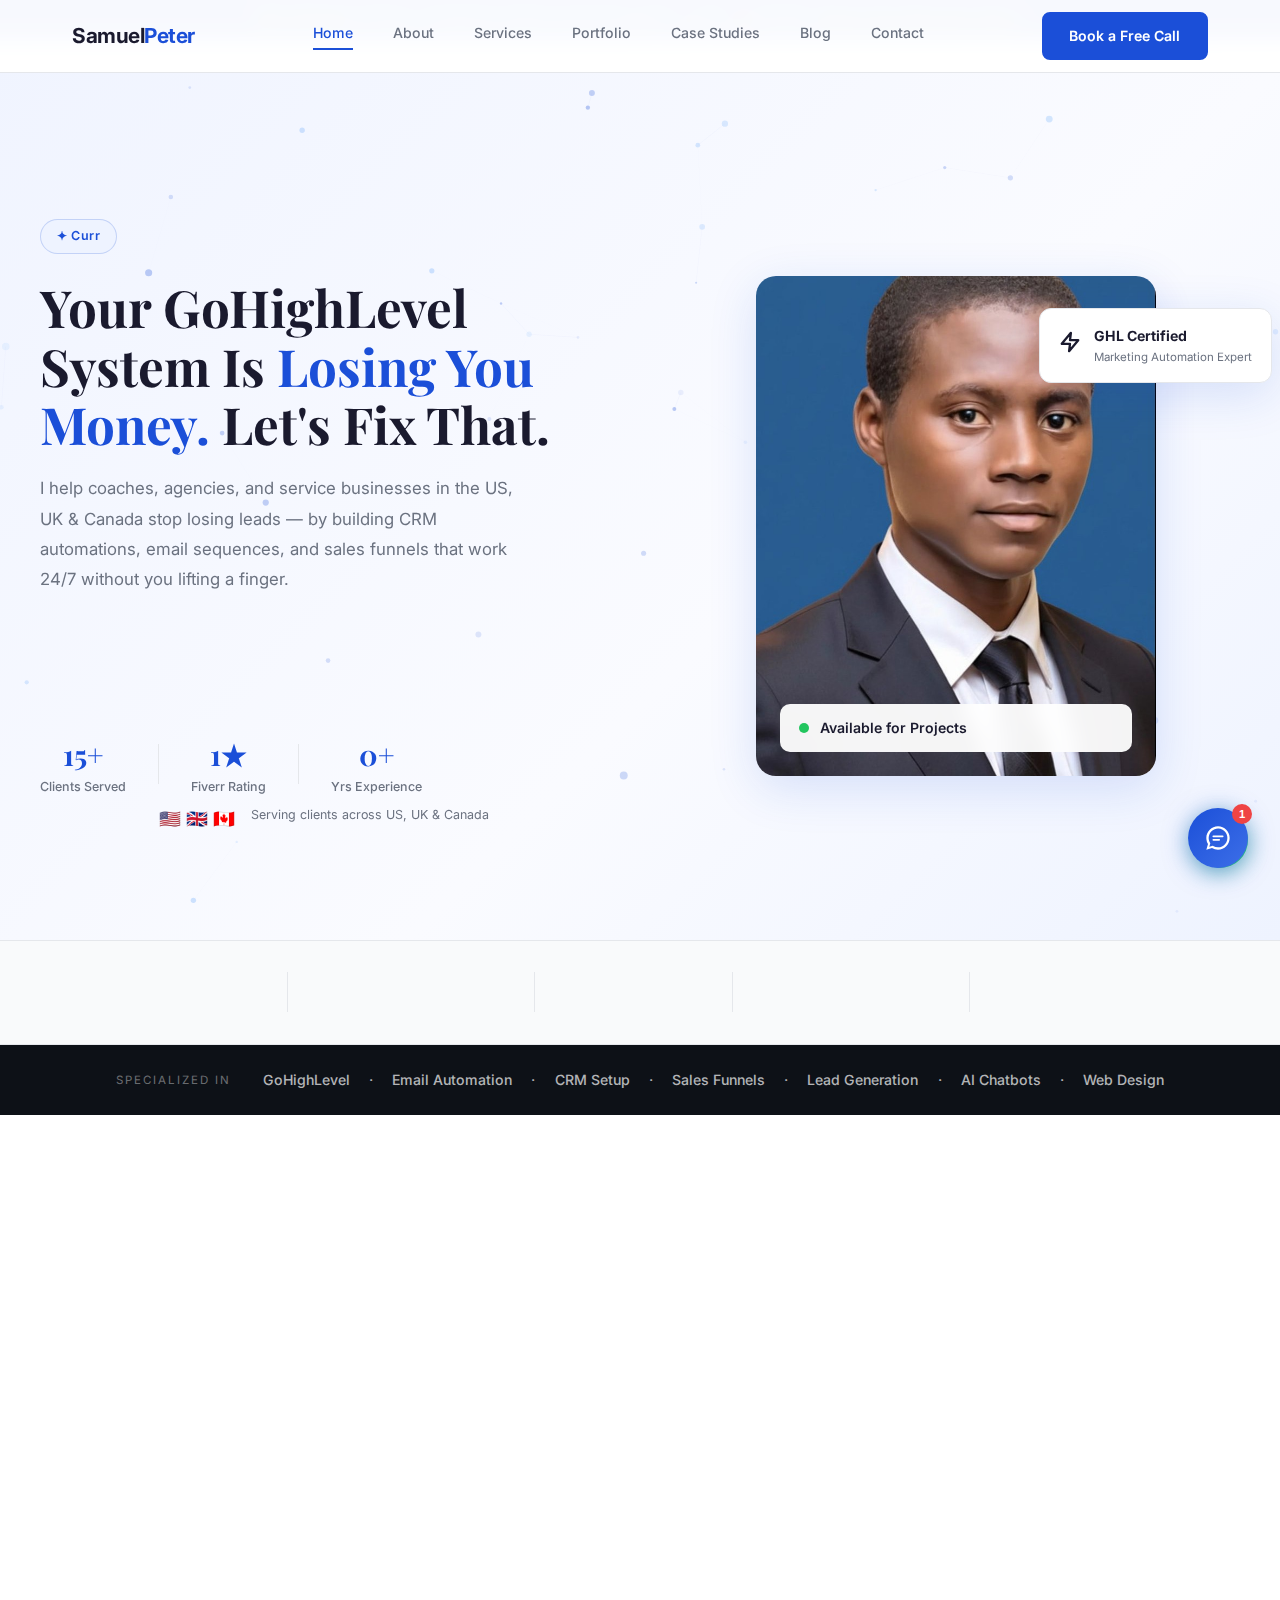
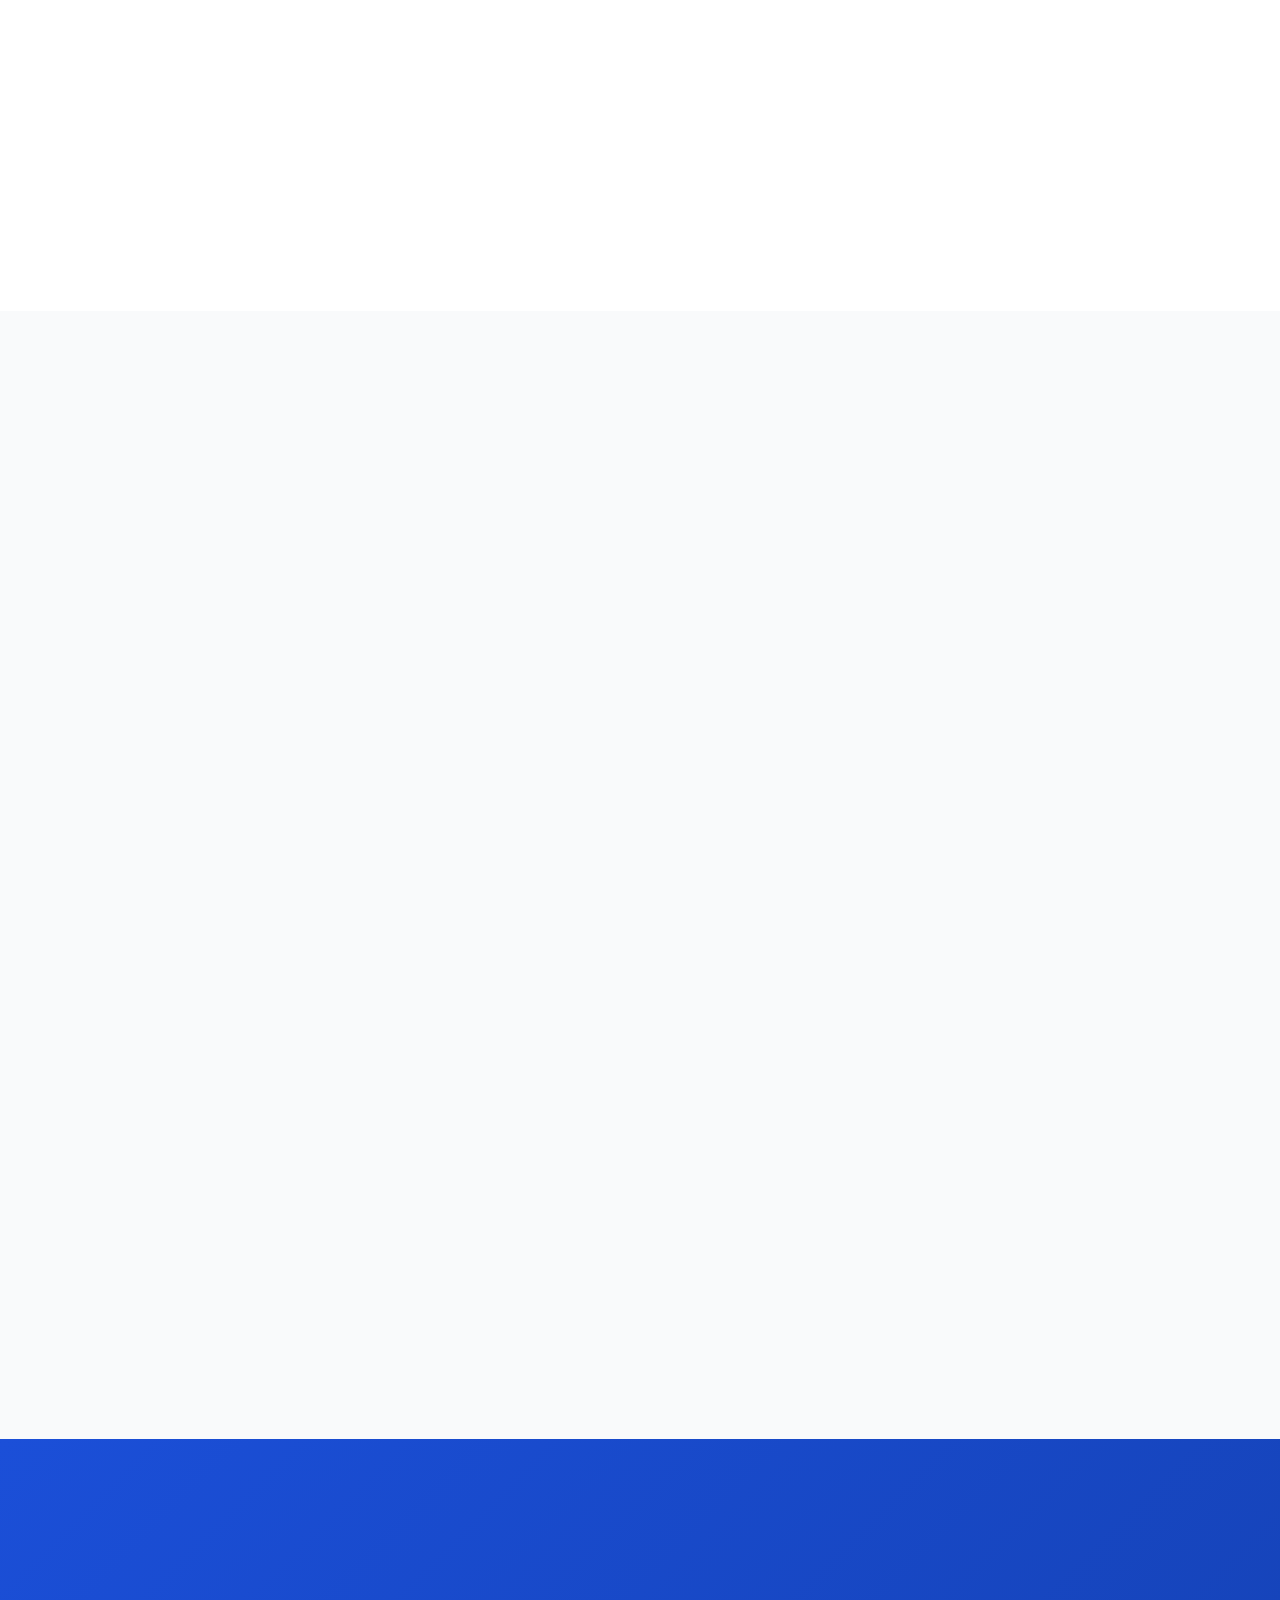
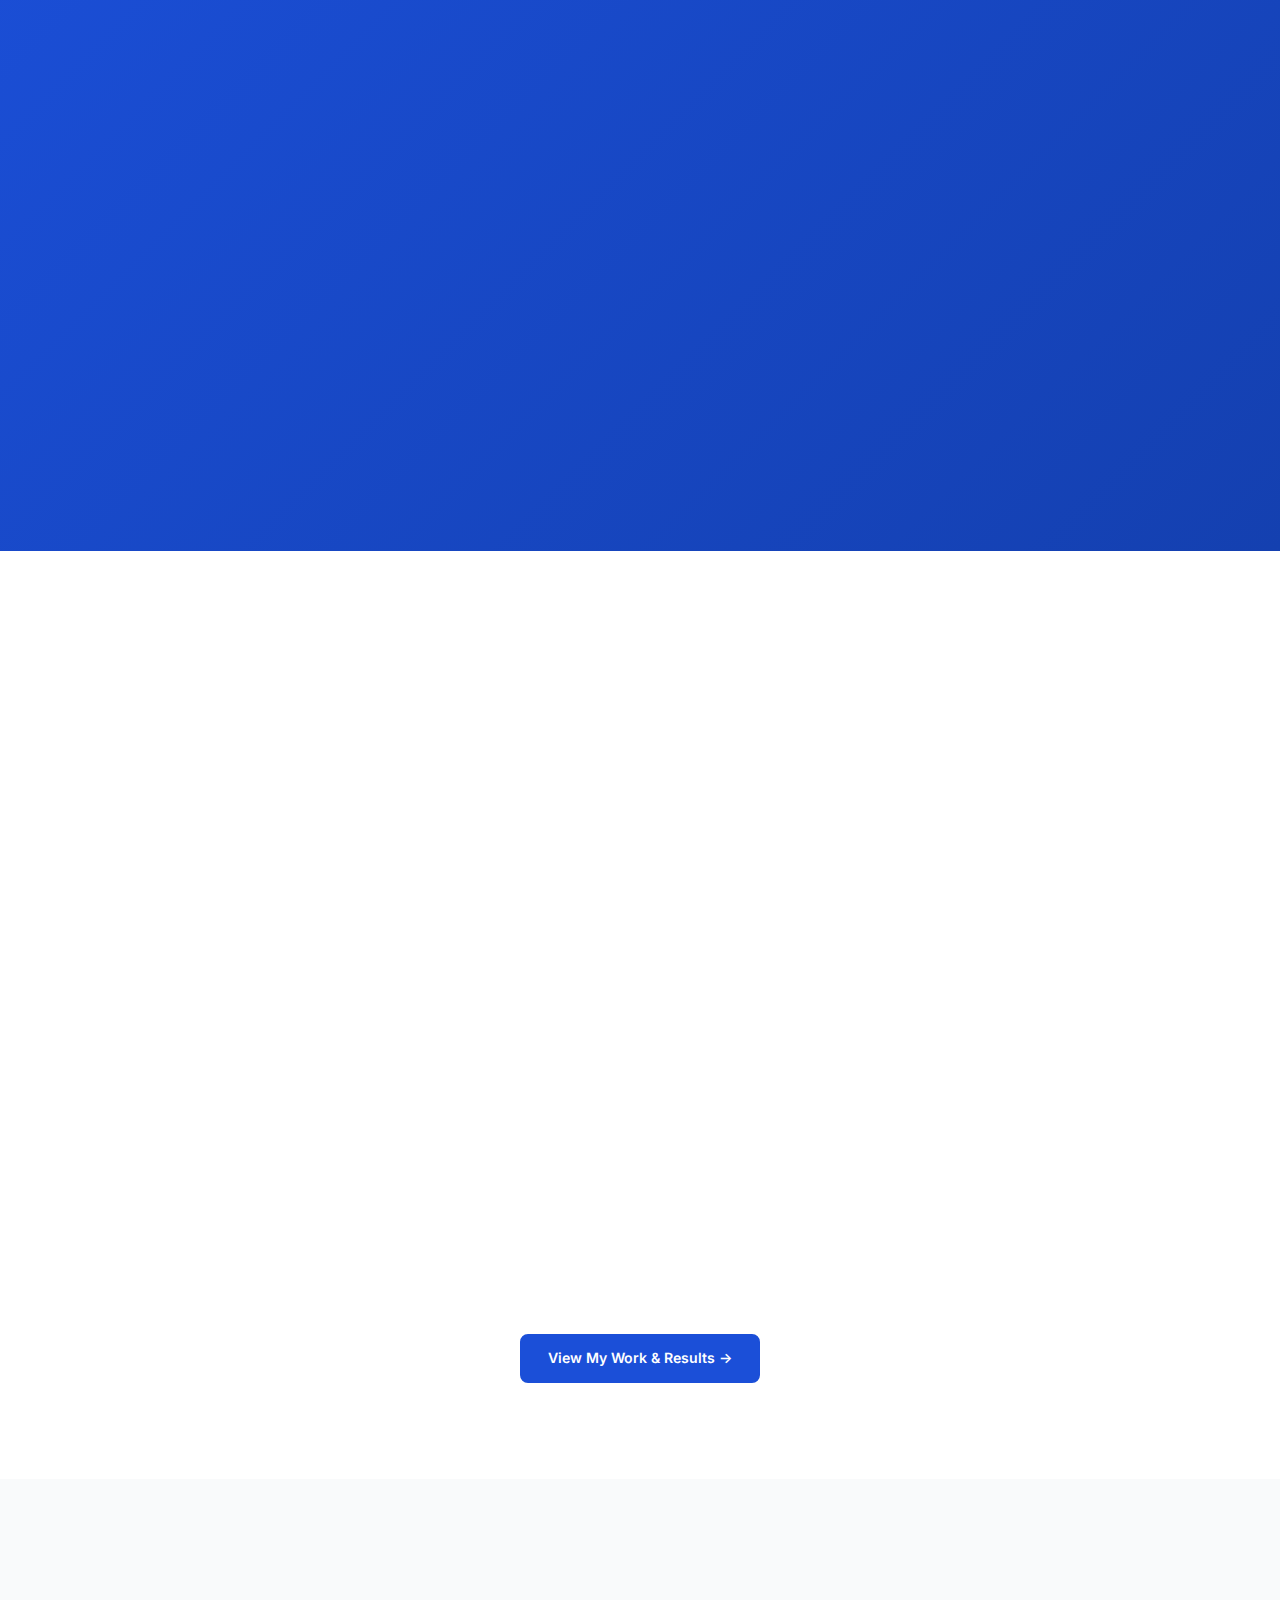
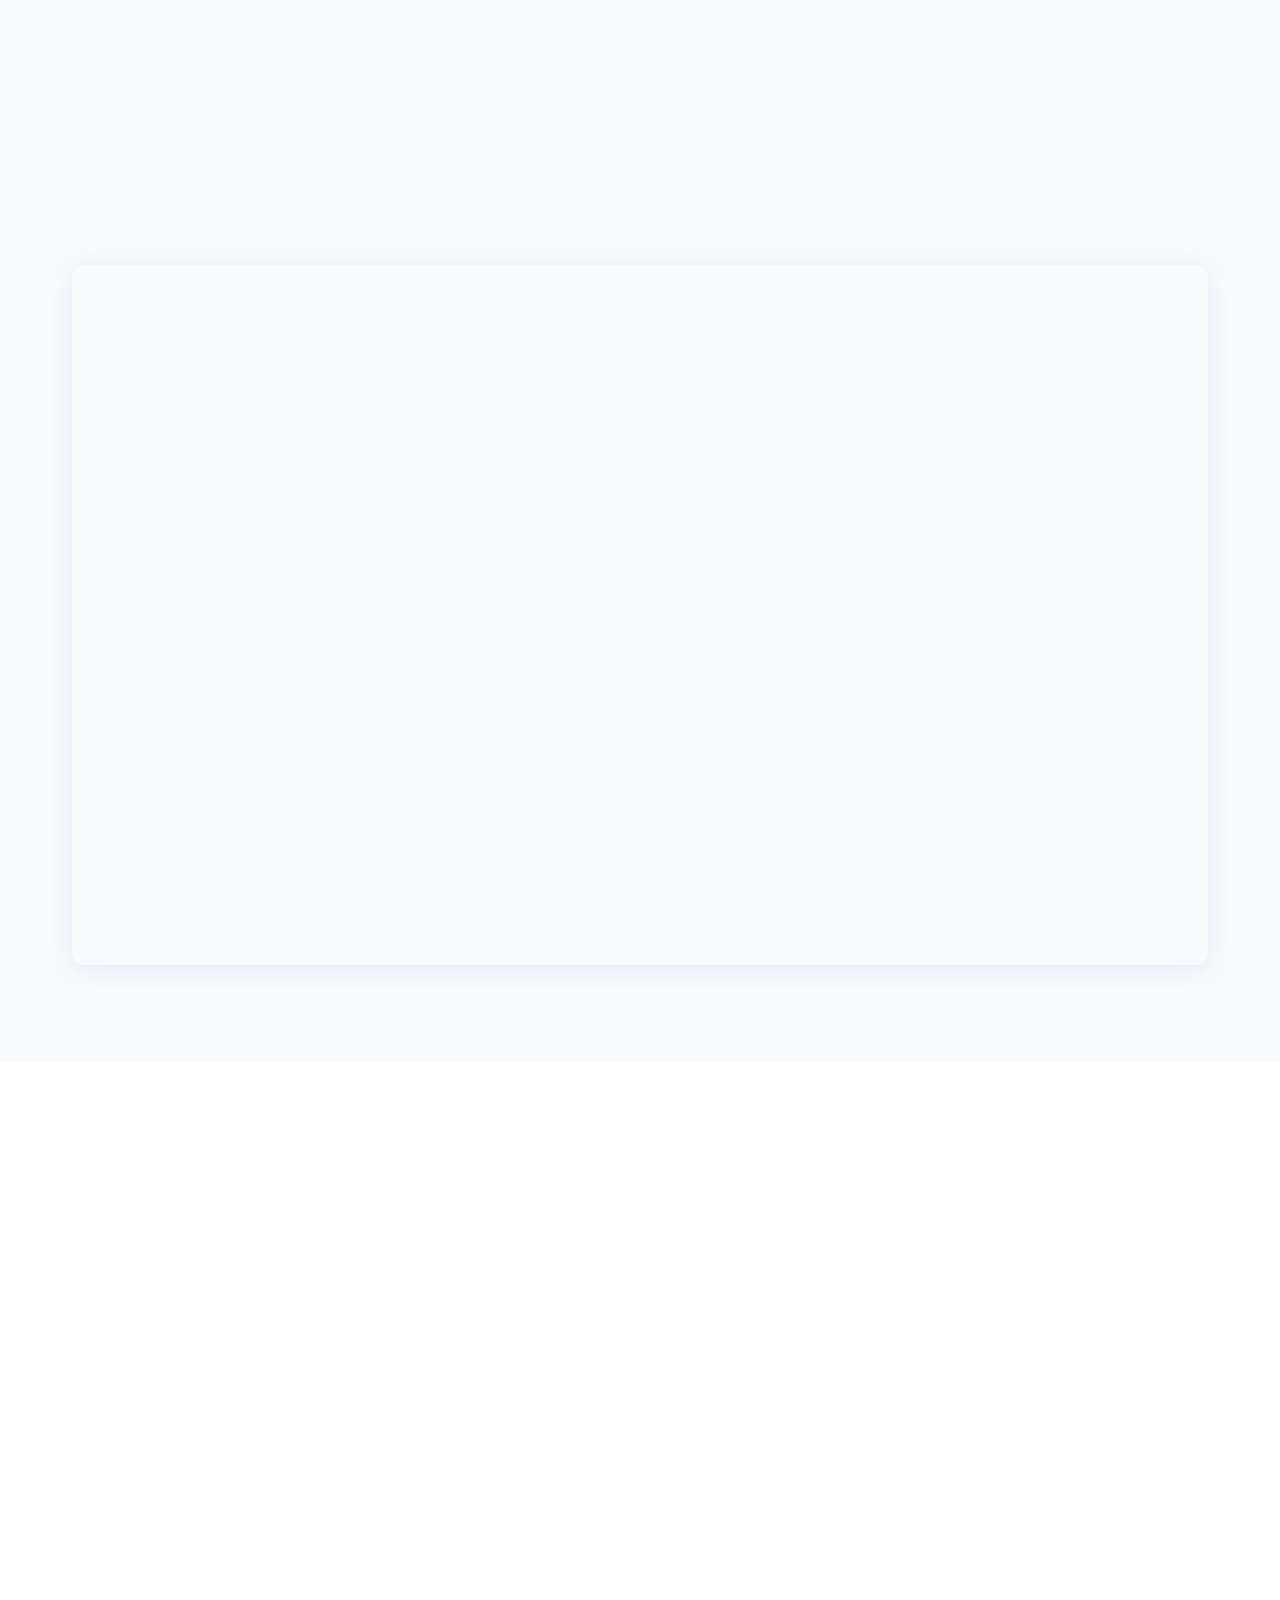
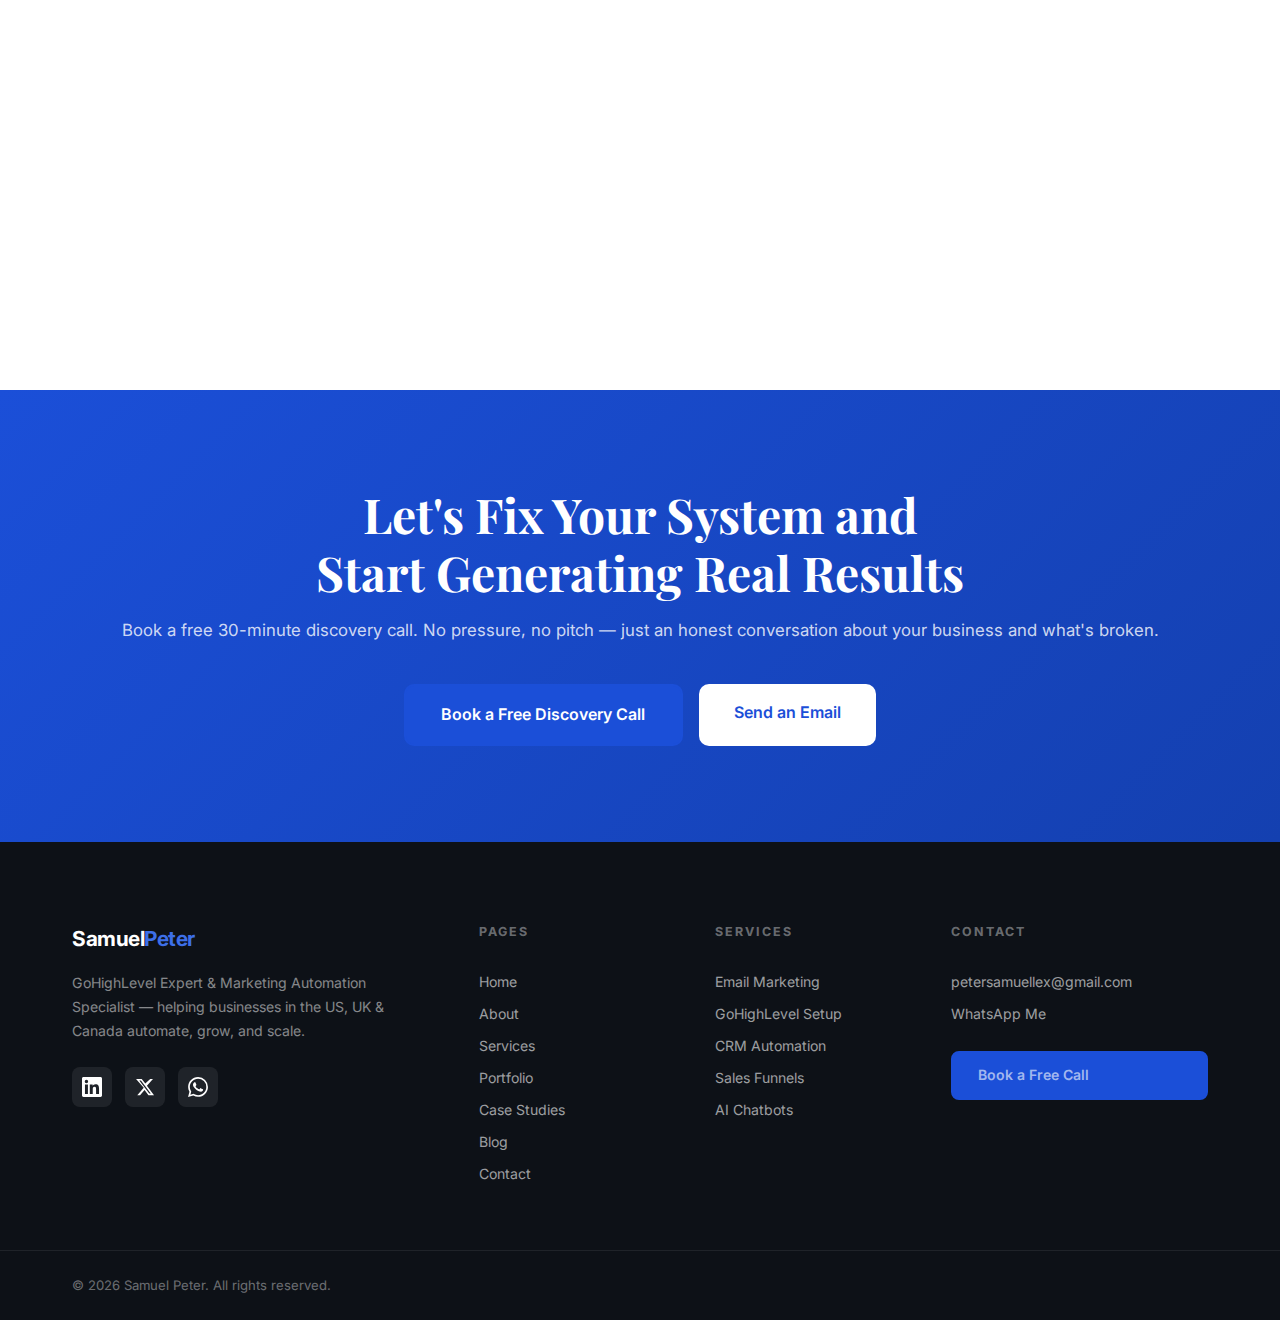
<file: index.html>
<!DOCTYPE html>
<html lang="en">
<head>
  <meta charset="UTF-8"/>
  <meta name="viewport" content="width=device-width, initial-scale=1.0"/>
    <title>Samuel Peter — GoHighLevel Expert & Email Marketing Specialist | US, UK & Canada</title>
  <meta name="description" content="Samuel Peter is a GoHighLevel expert and email marketing specialist helping businesses in the US, UK & Canada automate their CRM, build sales funnels, and scale with proven systems. 5.0★ rated. Book a free call."/>
  <meta name="keywords" content="Samuel Peter, GoHighLevel expert, email marketing specialist, CRM automation, sales funnels, GHL setup, marketing automation, lead generation, GoHighLevel freelancer, email marketing expert"/>
  <meta name="author" content="Samuel Peter"/>
  <meta name="robots" content="index, follow"/>
  <meta name="google-site-verification" content="ad47f642efef0860"/>
  <meta name="googlebot" content="index, follow"/>
  <meta property="og:title" content="Samuel Peter — GoHighLevel Expert & Email Marketing Specialist | US, UK & Canada"/>
  <meta property="og:description" content="Samuel Peter is a GoHighLevel expert and email marketing specialist helping businesses in the US, UK & Canada automate their CRM, build sales funnels, and scale with proven systems. 5.0★ rated. Book a free call."/>
  <meta property="og:type" content="website"/>
  <meta property="og:url" content="https://petersamuelagada.github.io/index.html"/>
  <meta property="og:image" content="https://petersamuelagada.github.io/samuel%20(1).jpg"/>
  <meta property="og:site_name" content="Samuel Peter — GoHighLevel Expert"/>
  <meta name="twitter:card" content="summary_large_image"/>
  <meta name="twitter:title" content="Samuel Peter — GoHighLevel Expert & Email Marketing Specialist | US, UK & Canada"/>
  <meta name="twitter:description" content="Samuel Peter is a GoHighLevel expert and email marketing specialist helping businesses in the US, UK & Canada automate their CRM, build sales funnels, and scale with proven systems. 5.0★ rated. Book a free call."/>
  <meta name="twitter:image" content="https://petersamuelagada.github.io/samuel%20(1).jpg"/>
  <meta name="twitter:site" content="@PeterSamue68242"/>
  <link rel="canonical" href="https://petersamuelagada.github.io/index.html"/>
  <script type="application/ld+json">
  {
      "@context": "https://schema.org",
      "@type": "Person",
      "name": "Samuel Peter",
      "jobTitle": "GoHighLevel Expert & Email Marketing Specialist",
      "description": "GoHighLevel expert and email marketing specialist helping businesses in the US, UK & Canada automate their CRM, build sales funnels, and generate more leads.",
      "url": "https://petersamuelagada.github.io/",
      "email": "petersamuellex@gmail.com",
      "telephone": "+2348106433379",
      "sameAs": [
        "https://www.linkedin.com/in/samuel-lex-/",
        "https://x.com/PeterSamue68242",
        "https://www.fiverr.com/petersamuellex"
      ],
      "knowsAbout": ["GoHighLevel", "Email Marketing", "CRM Automation", "Sales Funnels", "Marketing Automation", "Lead Generation"],
      "areaServed": ["United States", "United Kingdom", "Canada"]
    }
  </script>
  <link rel="icon" type="image/x-icon" href="favicon.ico"/>
  <link rel="apple-touch-icon" sizes="180x180" href="apple-touch-icon.png"/>
  <link rel="icon" type="image/png" sizes="32x32" href="favicon.ico"/>
  <link rel="stylesheet" href="main-style.css"/>
  <link href="https://fonts.googleapis.com/css2?family=Inter:wght@300;400;500;600;700&family=Playfair+Display:ital,wght@0,700;1,400&display=swap" rel="stylesheet"/>
  <style>
    .fiverr-bar { background: #1B4FD8; padding: 0.6rem 0; text-align:center; }
    .fiverr-bar p { color: white; font-size: 0.82rem; font-weight: 500; letter-spacing: 0.5px; }
    .fiverr-bar span { color: #FFD700; font-weight: 700; }
    .whatsapp-float { position: fixed; bottom: 2rem; right: 2rem; z-index: 999; background: #25D366; color: white; width: 56px; height: 56px; border-radius: 50%; display: flex; align-items: center; justify-content: center; font-size: 1.6rem; box-shadow: 0 4px 20px rgba(37,211,102,0.4); transition: transform 0.3s; text-decoration: none; }
    .whatsapp-float:hover { transform: scale(1.1); }
    .proof-bar { background: var(--light); border-top: 1px solid var(--border); border-bottom: 1px solid var(--border); padding: 1.5rem 0; }
    .proof-bar-inner { display: flex; justify-content: center; align-items: center; gap: 3rem; flex-wrap: wrap; }
    .proof-item { text-align: center; }
    .proof-num { font-family: 'Playfair Display', serif; font-size: 2rem; font-weight: 700; color: var(--blue); line-height: 1; }
    .proof-label { font-size: 0.75rem; color: var(--text-muted); text-transform: uppercase; letter-spacing: 1px; margin-top: 0.2rem; }
    .proof-div { width: 1px; height: 40px; background: var(--border); }
    .flag-row { display: flex; gap: 0.5rem; justify-content: center; margin-top: 0.5rem; font-size: 1.1rem; }
  </style>
  <style>
    .faq-item.open .faq-answer { max-height: 300px !important; }
    .faq-item.open .faq-arrow { transform: rotate(45deg); }
    @media(max-width:900px){
      #pricing .container > div:first-of-type + div { grid-template-columns: 1fr !important; }
    }
  </style>
</head>
<body>

  <!-- TOP BAR -->
  <div class="fiverr-bar">
    <p>⭐ <span>5.0 Rated</span> on Fiverr · Trusted by clients across the 🇺🇸 US · 🇬🇧 UK · 🇨🇦 Canada · <a href="https://calendly.com/petersamuellex/government-contract" target="_blank" style="color:#FFD700;text-decoration:underline;">Book a Free Discovery Call →</a></p>
  </div>

  <header class="navbar" id="navbar">
    <div class="container nav-inner">
      <a href="index.html" class="logo">Samuel<span>Peter</span></a>
      <nav class="nav-links">
        <a href="index.html" class="active">Home</a>
        <a href="about.html">About</a>
        <a href="services.html">Services</a>
        <a href="portfolio.html">Portfolio</a>
        <a href="case-studies.html">Case Studies</a>
        <a href="blog.html">Blog</a>
        <a href="contact.html">Contact</a>
      </nav>
      <a href="https://calendly.com/petersamuellex/government-contract" target="_blank" class="btn-primary">Book a Free Call</a>
      <button class="hamburger" id="hamburger">&#9776;</button>
    </div>
    <div class="mobile-menu" id="mobileMenu">
      <a href="index.html">Home</a>
      <a href="about.html">About</a>
      <a href="services.html">Services</a>
      <a href="portfolio.html">Portfolio</a>
      <a href="case-studies.html">Case Studies</a>
      <a href="blog.html">Blog</a>
      <a href="contact.html">Contact</a>
    </div>
  </header>

  <!-- HERO -->
  <section class="hero">
    <div class="container hero-grid">
      <div class="hero-text">
        <div class="badge">✦ Currently Accepting New Clients</div>
        <h1>Your GoHighLevel System Is <span>Losing You Money.</span> Let's Fix That.</h1>
        <p class="hero-sub">I help coaches, agencies, and service businesses in the US, UK & Canada stop losing leads — by building CRM automations, email sequences, and sales funnels that work 24/7 without you lifting a finger.</p>
        <div class="hero-btns">
          <a href="https://calendly.com/petersamuellex/government-contract" target="_blank" class="btn-primary">Book a Free Discovery Call</a>
          <a href="portfolio.html" class="btn-secondary">See My Work</a>
        </div>
        <div class="hero-stats">
          <div class="hstat"><span>50+</span>Clients Served</div>
          <div class="hstat-div"></div>
          <div class="hstat"><span>5.0★</span>Fiverr Rating</div>
          <div class="hstat-div"></div>
          <div class="hstat"><span>3+</span>Yrs Experience</div>
        </div>
        <div class="flag-row">🇺🇸 🇬🇧 🇨🇦 <span style="font-size:0.78rem;color:var(--text-muted);margin-left:0.5rem">Serving clients across US, UK & Canada</span></div>
      </div>
      <div class="hero-photo-wrap">
        <div class="hero-photo-card">
          <img src="peter-samuel.jpg" alt="Samuel Peter — GoHighLevel Expert" class="hero-img" style="width:100%;height:500px;object-fit:cover;object-position:center 12%;border-radius:0;"/>
          <div class="hero-photo-badge">
            <div class="badge-dot"></div>
            <span>Available for Projects</span>
          </div>
        </div>
        <div class="hero-float-card">
          <div class="fc-icon">
            <svg viewBox="0 0 24 24" fill="none" stroke="currentColor" stroke-width="2.5" stroke-linecap="round" stroke-linejoin="round" width="22" height="22">
              <polygon points="13 2 3 14 12 14 11 22 21 10 12 10 13 2"/>
            </svg>
          </div>
          <div>
            <div class="fc-title">GHL Certified</div>
            <div class="fc-sub">Marketing Automation Expert</div>
          </div>
        </div>
      </div>
    </div>
  </section>

  <!-- SOCIAL PROOF BAR -->
  <div class="proof-bar">
    <div class="container proof-bar-inner">
      <div class="proof-item">
        <div class="proof-num">50+</div>
        <div class="proof-label">Happy Clients</div>
      </div>
      <div class="proof-div"></div>
      <div class="proof-item">
        <div class="proof-num">100+</div>
        <div class="proof-label">Projects Delivered</div>
      </div>
      <div class="proof-div"></div>
      <div class="proof-item">
        <div class="proof-num">5.0★</div>
        <div class="proof-label">Fiverr Rating</div>
      </div>
      <div class="proof-div"></div>
      <div class="proof-item">
        <div class="proof-num">24hr</div>
        <div class="proof-label">Avg Response Time</div>
      </div>
      <div class="proof-div"></div>
      <div class="proof-item">
        <div class="proof-num">3+</div>
        <div class="proof-label">Years Experience</div>
      </div>
    </div>
  </div>

  <!-- TRUSTED BY -->
  <section class="trusted">
    <div class="container">
      <p class="trusted-label">Specialized In</p>
      <div class="trusted-list">
        <span>GoHighLevel</span><span>·</span><span>Email Automation</span><span>·</span><span>CRM Setup</span><span>·</span><span>Sales Funnels</span><span>·</span><span>Lead Generation</span><span>·</span><span>AI Chatbots</span><span>·</span><span>Web Design</span>
      </div>
    </div>
  </section>

  <!-- PROBLEM SECTION -->
  <section class="section bg-white">
    <div class="container">
      <div class="section-header">
        <div class="section-tag">Sound Familiar?</div>
        <h2>You're Paying for Leads That<br/><em>Nobody Is Following Up On</em></h2>
        <p>Most businesses in the US, UK and Canada have the same problem. The leads come in — and then nothing happens. Here's why that's costing you thousands every month.</p>
      </div>
      <div class="cards-grid">

        <!-- CRM MESS -->
        <div class="card reveal" style="border-left: 3px solid #EF4444; overflow:hidden;">
          <div style="background:#FEF2F2; border-radius:12px; padding:1.2rem; margin-bottom:1.2rem; display:flex; align-items:center; justify-content:center; height:80px;">
            <svg width="52" height="52" viewBox="0 0 52 52" fill="none" xmlns="http://www.w3.org/2000/svg">
              <!-- Database/CRM with warning -->
              <rect x="8" y="6" width="36" height="10" rx="5" fill="#FCA5A5" stroke="#EF4444" stroke-width="2"/>
              <rect x="8" y="21" width="36" height="10" rx="5" fill="#FECACA" stroke="#EF4444" stroke-width="2"/>
              <rect x="8" y="36" width="36" height="10" rx="5" fill="#FEE2E2" stroke="#EF4444" stroke-width="1.5"/>
              <circle cx="38" cy="11" r="3" fill="#EF4444"/>
              <circle cx="38" cy="26" r="3" fill="#EF4444"/>
              <!-- X mark -->
              <line x1="35" y1="9" x2="41" y2="13" stroke="white" stroke-width="1.5" stroke-linecap="round"/>
              <line x1="41" y1="9" x2="35" y2="13" stroke="white" stroke-width="1.5" stroke-linecap="round"/>
              <line x1="35" y1="24" x2="41" y2="28" stroke="white" stroke-width="1.5" stroke-linecap="round"/>
              <line x1="41" y1="24" x2="35" y2="28" stroke="white" stroke-width="1.5" stroke-linecap="round"/>
            </svg>
          </div>
          <h3>Your CRM Is a Mess</h3>
          <p>Leads sitting in the wrong stage, no follow-up triggered, pipelines nobody understands. You're losing deals you don't even know about.</p>
        </div>

        <!-- BROKEN AUTOMATION -->
        <div class="card reveal" style="border-left: 3px solid #EF4444; overflow:hidden;">
          <div style="background:#FEF2F2; border-radius:12px; padding:1.2rem; margin-bottom:1.2rem; display:flex; align-items:center; justify-content:center; height:80px;">
            <svg width="52" height="52" viewBox="0 0 52 52" fill="none" xmlns="http://www.w3.org/2000/svg">
              <!-- Broken workflow chain -->
              <rect x="4" y="20" width="12" height="12" rx="4" fill="#FCA5A5" stroke="#EF4444" stroke-width="2"/>
              <rect x="20" y="20" width="12" height="12" rx="4" fill="#FECACA" stroke="#EF4444" stroke-width="2" stroke-dasharray="3 2"/>
              <rect x="36" y="20" width="12" height="12" rx="4" fill="#FEE2E2" stroke="#EF4444" stroke-width="2"/>
              <!-- Broken link between 1st and 2nd -->
              <line x1="16" y1="26" x2="19" y2="26" stroke="#EF4444" stroke-width="2" stroke-linecap="round"/>
              <!-- Gap showing broken -->
              <!-- Connected 2nd to 3rd but dashed -->
              <line x1="32" y1="26" x2="35" y2="26" stroke="#EF4444" stroke-width="2" stroke-dasharray="2 2" stroke-linecap="round"/>
              <!-- Warning triangle on middle box -->
              <polygon points="26,22 23,28 29,28" fill="#EF4444"/>
              <line x1="26" y1="23.5" x2="26" y2="26" stroke="white" stroke-width="1.2" stroke-linecap="round"/>
              <circle cx="26" cy="27.2" r="0.6" fill="white"/>
              <!-- Sparks/broken lines at first gap -->
              <line x1="17" y1="24" x2="19" y2="26" stroke="#EF4444" stroke-width="1.5" stroke-linecap="round"/>
              <line x1="17" y1="28" x2="19" y2="26" stroke="#EF4444" stroke-width="1.5" stroke-linecap="round"/>
              <!-- Email going to spam -->
              <path d="M10 36 L18 41 L26 36" stroke="#EF4444" stroke-width="1.5" fill="none" stroke-linecap="round"/>
              <rect x="8" y="35" width="20" height="8" rx="2" fill="none" stroke="#EF4444" stroke-width="1.5"/>
              <line x1="8" y1="44" x2="28" y2="44" stroke="#EF4444" stroke-width="1" stroke-dasharray="2 2"/>
              <text x="10" y="48" font-size="5" fill="#EF4444" font-family="Inter,sans-serif" font-weight="700">SPAM</text>
            </svg>
          </div>
          <h3>Your Automation Doesn't Work</h3>
          <p>Someone built it six months ago and now half the workflows are broken, emails land in spam, and sequences fire at the wrong time.</p>
        </div>

        <!-- MANUAL FOLLOW UP -->
        <div class="card reveal" style="border-left: 3px solid #EF4444; overflow:hidden;">
          <div style="background:#FEF2F2; border-radius:12px; padding:1.2rem; margin-bottom:1.2rem; display:flex; align-items:center; justify-content:center; height:80px;">
            <svg width="52" height="52" viewBox="0 0 52 52" fill="none" xmlns="http://www.w3.org/2000/svg">
              <!-- Person working manually at desk -->
              <!-- Head -->
              <circle cx="26" cy="10" r="6" fill="#FCA5A5" stroke="#EF4444" stroke-width="1.5"/>
              <!-- Body -->
              <path d="M16 28 C16 20 36 20 36 28 L36 36 L16 36 Z" fill="#FECACA" stroke="#EF4444" stroke-width="1.5"/>
              <!-- Arms reaching to phone/computer -->
              <path d="M16 28 L8 34" stroke="#EF4444" stroke-width="2" stroke-linecap="round"/>
              <path d="M36 28 L44 34" stroke="#EF4444" stroke-width="2" stroke-linecap="round"/>
              <!-- Phone in left hand -->
              <rect x="4" y="33" width="7" height="10" rx="2" fill="#FCA5A5" stroke="#EF4444" stroke-width="1.5"/>
              <!-- Clock on right -->
              <circle cx="44" cy="39" r="5" fill="#FEE2E2" stroke="#EF4444" stroke-width="1.5"/>
              <line x1="44" y1="36" x2="44" y2="39" stroke="#EF4444" stroke-width="1.5" stroke-linecap="round"/>
              <line x1="44" y1="39" x2="46" y2="41" stroke="#EF4444" stroke-width="1.5" stroke-linecap="round"/>
              <!-- Stress lines -->
              <line x1="20" y1="5" x2="18" y2="2" stroke="#EF4444" stroke-width="1.2" stroke-linecap="round"/>
              <line x1="26" y1="3" x2="26" y2="0" stroke="#EF4444" stroke-width="1.2" stroke-linecap="round"/>
              <line x1="32" y1="5" x2="34" y2="2" stroke="#EF4444" stroke-width="1.2" stroke-linecap="round"/>
            </svg>
          </div>
          <h3>You're Following Up Manually</h3>
          <p>Your team is spending hours chasing leads by hand. Every hour spent doing that manually is an hour not spent closing deals.</p>
        </div>

      </div>
    </div>
  </section>

  <!-- SOLUTION -->
  <section class="section bg-light">
    <div class="container">
      <div class="section-header">
        <div class="section-tag">The Fix</div>
        <h2>Here's What I Build For<br/>Businesses Like <em>Yours</em></h2>
        <p>Clean systems that follow up automatically, close more deals, and give you complete visibility over every lead in your pipeline.</p>
      </div>
      <div class="cards-grid">
        <div class="card reveal">
          <div class="card-icon blue">
            <svg viewBox="0 0 24 24" fill="none" stroke="currentColor" stroke-width="2" stroke-linecap="round" stroke-linejoin="round" width="28" height="28">
              <rect x="2" y="3" width="20" height="14" rx="2"/><path d="M8 21h8M12 17v4"/><path d="M7 8l2 2 4-4 2 2"/>
            </svg>
          </div>
          <h3>GoHighLevel Setup & Automation</h3>
          <p>Full GHL buildout — CRM, pipelines, workflows, calendars, sub-accounts. Built properly the first time so it actually works when leads come in.</p>
          <a href="services.html" class="card-link">Learn more →</a>
        </div>
        <div class="card reveal">
          <div class="card-icon blue">
            <svg viewBox="0 0 24 24" fill="none" stroke="currentColor" stroke-width="2" stroke-linecap="round" stroke-linejoin="round" width="28" height="28">
              <rect x="2" y="4" width="20" height="16" rx="2"/><path d="M22 7l-10 7L2 7"/>
            </svg>
          </div>
          <h3>Email Marketing & Automation</h3>
          <p>Strategic email sequences that nurture your leads, re-engage cold contacts, and turn subscribers into paying clients — completely on autopilot.</p>
          <a href="services.html" class="card-link">Learn more →</a>
        </div>
        <div class="card reveal">
          <div class="card-icon blue">
            <svg viewBox="0 0 24 24" fill="none" stroke="currentColor" stroke-width="2" stroke-linecap="round" stroke-linejoin="round" width="28" height="28">
              <polygon points="22 3 2 3 10 12.46 10 19 14 21 14 12.46 22 3"/>
            </svg>
          </div>
          <h3>Sales Funnels & Landing Pages</h3>
          <p>High-converting pages and funnels that capture leads, qualify prospects, and move them through your sales process automatically.</p>
          <a href="services.html" class="card-link">Learn more →</a>
        </div>
        <div class="card reveal">
          <div class="card-icon blue">
            <svg viewBox="0 0 24 24" fill="none" stroke="currentColor" stroke-width="2" stroke-linecap="round" stroke-linejoin="round" width="28" height="28">
              <path d="M12 2a8 8 0 0 1 8 8v4a8 8 0 0 1-8 8H6l-4 2V14a8 8 0 0 1 8-8z"/><circle cx="9" cy="10" r="1" fill="currentColor"/><circle cx="12" cy="10" r="1" fill="currentColor"/><circle cx="15" cy="10" r="1" fill="currentColor"/>
            </svg>
          </div>
          <h3>AI Chatbot Integration</h3>
          <p>Custom AI agents trained on your business that qualify leads, answer questions, and book appointments 24/7 — even while you sleep.</p>
          <a href="services.html" class="card-link">Learn more →</a>
        </div>
        <div class="card reveal">
          <div class="card-icon blue">
            <svg viewBox="0 0 24 24" fill="none" stroke="currentColor" stroke-width="2" stroke-linecap="round" stroke-linejoin="round" width="28" height="28">
              <rect x="3" y="3" width="18" height="14" rx="2"/><path d="M3 7h18M7 3v4M8 21h8M12 17v4"/>
            </svg>
          </div>
          <h3>Web Design & Development</h3>
          <p>Professional websites built to convert — integrated with your CRM so every enquiry is captured, tracked, and followed up automatically.</p>
          <a href="services.html" class="card-link">Learn more →</a>
        </div>
        <div class="card reveal">
          <div class="card-icon blue">
            <svg viewBox="0 0 24 24" fill="none" stroke="currentColor" stroke-width="2" stroke-linecap="round" stroke-linejoin="round" width="28" height="28">
              <path d="M10 13a5 5 0 0 0 7.54.54l3-3a5 5 0 0 0-7.07-7.07l-1.72 1.71"/><path d="M14 11a5 5 0 0 0-7.54-.54l-3 3a5 5 0 0 0 7.07 7.07l1.71-1.71"/>
            </svg>
          </div>
          <h3>Zapier & Third-Party Integrations</h3>
          <p>Connect your entire tech stack so data flows automatically between tools. No more manual data entry or missed handoffs between platforms.</p>
          <a href="services.html" class="card-link">Learn more →</a>
        </div>
      </div>
    </div>
  </section>

  <!-- ABOUT STRIP -->
  <section class="section bg-blue">
    <div class="container about-strip">
      <div class="about-strip-text reveal">
        <div class="section-tag light">Why Work With Me</div>
        <h2 style="color:#fff">I Don't Disappear<br/>After <em>Handover.</em></h2>
        <p style="color:rgba(255,255,255,0.8)">Most freelancers build something, hand it over, and vanish. I stay until everything is working the way it should. If something breaks after delivery — I want to know about it. Your results are my reputation, and I take that seriously.</p>
        <div style="display:flex;flex-direction:column;gap:0.9rem;margin:1.5rem 0;">
          <div style="display:flex;align-items:center;gap:0.8rem;color:white;">
            <div style="width:26px;height:26px;background:rgba(255,255,255,0.2);border-radius:50%;display:flex;align-items:center;justify-content:center;flex-shrink:0;font-weight:700;font-size:0.85rem;">✓</div>
            <span>Clear communication throughout</span>
          </div>
          <div style="display:flex;align-items:center;gap:0.8rem;color:white;">
            <div style="width:26px;height:26px;background:rgba(255,255,255,0.2);border-radius:50%;display:flex;align-items:center;justify-content:center;flex-shrink:0;font-weight:700;font-size:0.85rem;">✓</div>
            <span>End-to-end testing before delivery</span>
          </div>
          <div style="display:flex;align-items:center;gap:0.8rem;color:white;">
            <div style="width:26px;height:26px;background:rgba(255,255,255,0.2);border-radius:50%;display:flex;align-items:center;justify-content:center;flex-shrink:0;font-weight:700;font-size:0.85rem;">✓</div>
            <span>Post-delivery support included</span>
          </div>
        </div>
        <a href="about.html" class="btn-white">Read My Full Story</a>
      </div>
      <div class="about-strip-img reveal">
        <img src="peter-samuel.jpg" alt="Samuel Peter" style="width:100%;height:520px;object-fit:cover;object-position:center 25%;border-radius:16px;box-shadow:0 8px 32px rgba(0,0,0,0.2);"/>
      </div>
    </div>
  </section>

  <!-- REAL REVIEWS -->
  <section class="section bg-white">
    <div class="container">
      <div class="section-header">
        <div class="section-tag">Verified Reviews</div>
        <h2>What US & UK Clients Say<br/>After Working With Me ⭐</h2>
        <p>Real reviews from real clients — verified on Fiverr.</p>
      </div>
      <div class="testimonials-grid">
        <div class="testimonial reveal">
          <div class="t-stars">★★★★★</div>
          <p>"I've had the pleasure of working with Samuel on several projects, and each experience has been exceptional. His professionalism, attention to detail, and commitment to excellence consistently exceed my expectations. He delivers quality work every single time."</p>
          <div class="t-author"><div class="t-avatar">A</div><div><strong>acresIdual 🇺🇸</strong><span>United States · Email Marketing & Automation</span></div></div>
        </div>
        <div class="testimonial reveal">
          <div class="t-stars">★★★★★</div>
          <p>"This was my first time working with Samuel but it will not be my last. He is very professional, knowledgeable, thoughtful, and dedicated to providing an excellent delivery. I will highly recommend his services to everyone."</p>
          <div class="t-author"><div class="t-avatar">A</div><div><strong>acresIdual 🇺🇸</strong><span>United States · CRM Automations & AI Agents</span></div></div>
        </div>
        <div class="testimonial reveal">
          <div class="t-stars">★★★★★</div>
          <p>"Samuel is an excellent professional. He has great ideas and is easy to work with. He goes above and beyond to make sure that I am satisfied with his work. I will not hesitate to recommend him to everyone looking for a professionally done project."</p>
          <div class="t-author"><div class="t-avatar">K</div><div><strong>kenwade33 🇺🇸</strong><span>United States · GoHighLevel Setup</span></div></div>
        </div>
      </div>
      <div style="text-align:center;margin-top:2.5rem;">
        <a href="portfolio.html" class="btn-primary">View My Work & Results →</a>
      </div>
    </div>
  </section>


  <!-- BOOK A CALL SECTION -->
  <section class="section bg-light" id="book-call">
    <div class="container">
      <div class="section-header">
        <div class="section-tag">Book a Call</div>
        <h2>Pick a Time That<br/>Works for <em>You</em></h2>
        <p>Free 30-minute discovery call. We'll talk about your business, what's broken, and exactly how I can help. No pressure, no pitch.</p>
      </div>
      <!-- Calendly inline widget -->
      <div class="calendly-inline-widget" data-url="https://calendly.com/petersamuellex/government-contract?hide_landing_page_details=1&hide_gdpr_banner=1&primary_color=1B4FD8" style="min-width:320px;height:700px;border-radius:12px;overflow:hidden;box-shadow:0 4px 24px rgba(27,79,216,0.1);"></div>
      <script type="text/javascript" src="https://assets.calendly.com/assets/external/widget.js" async></script>
    </div>
  </section>

  <!-- CTA -->

  <!-- FAQ SECTION -->
  <section class="section bg-white" id="faq">
    <div class="container">
      <div class="section-header reveal">
        <div class="section-tag">FAQ</div>
        <h2>Questions Clients Ask<br/><em>Before Hiring Me</em></h2>
        <p>Everything you need to know before we start working together.</p>
      </div>
      <div style="max-width:750px;margin:0 auto;display:flex;flex-direction:column;gap:1rem;">

        <div class="faq-item reveal" style="background:var(--light);border-radius:12px;overflow:hidden;">
          <button onclick="this.parentElement.classList.toggle('open')" style="width:100%;text-align:left;padding:1.3rem 1.5rem;background:none;border:none;cursor:pointer;display:flex;justify-content:space-between;align-items:center;font-size:0.95rem;font-weight:600;color:var(--dark);">
            How long does a typical project take?
            <span style="font-size:1.3rem;transition:transform 0.3s;display:inline-block;" class="faq-arrow">+</span>
          </button>
          <div class="faq-answer" style="max-height:0;overflow:hidden;transition:max-height 0.4s ease;padding:0 1.5rem;">
            <p style="padding-bottom:1.3rem;color:var(--text-muted);line-height:1.8;font-size:0.9rem;">It depends on the scope. A single landing page takes 3–5 days. A full GHL buildout with automations and email sequences typically takes 7–14 days. Larger systems with integrations and AI chatbots can take 2–4 weeks. I always give you a clear timeline before starting.</p>
          </div>
        </div>

        <div class="faq-item reveal" style="background:var(--light);border-radius:12px;overflow:hidden;">
          <button onclick="this.parentElement.classList.toggle('open')" style="width:100%;text-align:left;padding:1.3rem 1.5rem;background:none;border:none;cursor:pointer;display:flex;justify-content:space-between;align-items:center;font-size:0.95rem;font-weight:600;color:var(--dark);">
            Do you work with clients in different time zones?
            <span style="font-size:1.3rem;transition:transform 0.3s;display:inline-block;" class="faq-arrow">+</span>
          </button>
          <div class="faq-answer" style="max-height:0;overflow:hidden;transition:max-height 0.4s ease;padding:0 1.5rem;">
            <p style="padding-bottom:1.3rem;color:var(--text-muted);line-height:1.8;font-size:0.9rem;">Yes — most of my clients are in the US, UK, and Canada. I'm flexible with communication and make sure we always find a time that works for you. I respond to messages within 24 hours and use Calendly so you can book calls at your convenience.</p>
          </div>
        </div>

        <div class="faq-item reveal" style="background:var(--light);border-radius:12px;overflow:hidden;">
          <button onclick="this.parentElement.classList.toggle('open')" style="width:100%;text-align:left;padding:1.3rem 1.5rem;background:none;border:none;cursor:pointer;display:flex;justify-content:space-between;align-items:center;font-size:0.95rem;font-weight:600;color:var(--dark);">
            Do I need to already have GoHighLevel?
            <span style="font-size:1.3rem;transition:transform 0.3s;display:inline-block;" class="faq-arrow">+</span>
          </button>
          <div class="faq-answer" style="max-height:0;overflow:hidden;transition:max-height 0.4s ease;padding:0 1.5rem;">
            <p style="padding-bottom:1.3rem;color:var(--text-muted);line-height:1.8;font-size:0.9rem;">No. I can help you set up a new GHL account from scratch, or work inside your existing one. If you're not sure whether GHL is right for your business, we can talk through it on your free discovery call before committing to anything.</p>
          </div>
        </div>

        <div class="faq-item reveal" style="background:var(--light);border-radius:12px;overflow:hidden;">
          <button onclick="this.parentElement.classList.toggle('open')" style="width:100%;text-align:left;padding:1.3rem 1.5rem;background:none;border:none;cursor:pointer;display:flex;justify-content:space-between;align-items:center;font-size:0.95rem;font-weight:600;color:var(--dark);">
            What do you need from me to get started?
            <span style="font-size:1.3rem;transition:transform 0.3s;display:inline-block;" class="faq-arrow">+</span>
          </button>
          <div class="faq-answer" style="max-height:0;overflow:hidden;transition:max-height 0.4s ease;padding:0 1.5rem;">
            <p style="padding-bottom:1.3rem;color:var(--text-muted);line-height:1.8;font-size:0.9rem;">Usually just access to your GHL account (or platform of choice), a clear brief about your business and goals, and any branding assets (logo, colors). I ask the right questions upfront so I'm not coming back to you every 5 minutes. The process is smooth and straightforward.</p>
          </div>
        </div>

        <div class="faq-item reveal" style="background:var(--light);border-radius:12px;overflow:hidden;">
          <button onclick="this.parentElement.classList.toggle('open')" style="width:100%;text-align:left;padding:1.3rem 1.5rem;background:none;border:none;cursor:pointer;display:flex;justify-content:space-between;align-items:center;font-size:0.95rem;font-weight:600;color:var(--dark);">
            Do you offer revisions?
            <span style="font-size:1.3rem;transition:transform 0.3s;display:inline-block;" class="faq-arrow">+</span>
          </button>
          <div class="faq-answer" style="max-height:0;overflow:hidden;transition:max-height 0.4s ease;padding:0 1.5rem;">
            <p style="padding-bottom:1.3rem;color:var(--text-muted);line-height:1.8;font-size:0.9rem;">Yes. Every project includes revisions until you're satisfied with the result. I test everything thoroughly before delivery — but if something doesn't look or work exactly right, I want to know and I'll fix it. Your satisfaction is non-negotiable.</p>
          </div>
        </div>

        <div class="faq-item reveal" style="background:var(--light);border-radius:12px;overflow:hidden;">
          <button onclick="this.parentElement.classList.toggle('open')" style="width:100%;text-align:left;padding:1.3rem 1.5rem;background:none;border:none;cursor:pointer;display:flex;justify-content:space-between;align-items:center;font-size:0.95rem;font-weight:600;color:var(--dark);">
            How do payments work?
            <span style="font-size:1.3rem;transition:transform 0.3s;display:inline-block;" class="faq-arrow">+</span>
          </button>
          <div class="faq-answer" style="max-height:0;overflow:hidden;transition:max-height 0.4s ease;padding:0 1.5rem;">
            <p style="padding-bottom:1.3rem;color:var(--text-muted);line-height:1.8;font-size:0.9rem;">For most projects I work through Fiverr which provides full payment protection for both sides. For larger direct projects, I typically take 50% upfront and 50% on delivery. I accept payments via PayPal, Wise, and bank transfer.</p>
          </div>
        </div>

      </div>
    </div>
  </section>

  <section class="cta-section">
    <div class="container cta-inner">
      <h2>Let's Fix Your System and<br/>Start Generating Real Results</h2>
      <p>Book a free 30-minute discovery call. No pressure, no pitch — just an honest conversation about your business and what's broken.</p>
      <div class="cta-btns">
        <a href="https://calendly.com/petersamuellex/government-contract" target="_blank" class="btn-primary large">Book a Free Discovery Call</a>
        <a href="mailto:petersamuellex@gmail.com" class="btn-white large">Send an Email</a>
      </div>
    </div>
  </section>

  <footer class="footer">
    <div class="container footer-inner">
      <div class="footer-brand">
        <div class="logo">Samuel<span>Peter</span></div>
        <p>GoHighLevel Expert & Marketing Automation Specialist — helping businesses in the US, UK & Canada automate, grow, and scale.</p>
        <div class="social-links">
          <a href="https://www.linkedin.com/in/samuel-lex-/" target="_blank" class="linkedin" title="LinkedIn"><svg viewBox="0 0 24 24"><path d="M20.447 20.452h-3.554v-5.569c0-1.328-.027-3.037-1.852-3.037-1.853 0-2.136 1.445-2.136 2.939v5.667H9.351V9h3.414v1.561h.046c.477-.9 1.637-1.85 3.37-1.85 3.601 0 4.267 2.37 4.267 5.455v6.286zM5.337 7.433a2.062 2.062 0 01-2.063-2.065 2.064 2.064 0 112.063 2.065zm1.782 13.019H3.555V9h3.564v11.452zM22.225 0H1.771C.792 0 0 .774 0 1.729v20.542C0 23.227.792 24 1.771 24h20.451C23.2 24 24 23.227 24 22.271V1.729C24 .774 23.2 0 22.222 0h.003z" fill="white"/></svg></a>
          <a href="https://x.com/PeterSamue68242" target="_blank" class="twitter" title="Twitter/X"><svg viewBox="0 0 24 24"><path d="M18.244 2.25h3.308l-7.227 8.26 8.502 11.24H16.17l-4.714-6.231-5.401 6.231H2.744l7.737-8.835L1.254 2.25H8.08l4.253 5.622zm-1.161 17.52h1.833L7.084 4.126H5.117z" fill="white"/></svg></a>
          <a href="https://wa.me/2348106433379" target="_blank" class="whatsapp" title="WhatsApp"><svg viewBox="0 0 24 24"><path d="M17.472 14.382c-.297-.149-1.758-.867-2.03-.967-.273-.099-.471-.148-.67.15-.197.297-.767.966-.94 1.164-.173.199-.347.223-.644.075-.297-.15-1.255-.463-2.39-1.475-.883-.788-1.48-1.761-1.653-2.059-.173-.297-.018-.458.13-.606.134-.133.298-.347.446-.52.149-.174.198-.298.298-.497.099-.198.05-.371-.025-.52-.075-.149-.669-1.612-.916-2.207-.242-.579-.487-.5-.669-.51a12.8 12.8 0 00-.57-.01c-.198 0-.52.074-.792.372-.272.297-1.04 1.016-1.04 2.479 0 1.462 1.065 2.875 1.213 3.074.149.198 2.096 3.2 5.077 4.487.709.306 1.262.489 1.694.625.712.227 1.36.195 1.871.118.571-.085 1.758-.719 2.006-1.413.248-.694.248-1.289.173-1.413-.074-.124-.272-.198-.57-.347m-5.421 7.403h-.004a9.87 9.87 0 01-5.031-1.378l-.361-.214-3.741.982.998-3.648-.235-.374a9.86 9.86 0 01-1.51-5.26c.001-5.45 4.436-9.884 9.888-9.884 2.64 0 5.122 1.03 6.988 2.898a9.825 9.825 0 012.893 6.994c-.003 5.45-4.437 9.884-9.885 9.884m8.413-18.297A11.815 11.815 0 0012.05 0C5.495 0 .16 5.335.157 11.892c0 2.096.547 4.142 1.588 5.945L.057 24l6.305-1.654a11.882 11.882 0 005.683 1.448h.005c6.554 0 11.89-5.335 11.893-11.893a11.821 11.821 0 00-3.48-8.413z" fill="white"/></svg></a>
        </div>
      </div>
      <div class="footer-links">
        <h4>Pages</h4>
        <a href="index.html">Home</a><a href="about.html">About</a><a href="services.html">Services</a><a href="portfolio.html">Portfolio</a><a href="case-studies.html">Case Studies</a><a href="blog.html">Blog</a><a href="contact.html">Contact</a>
      </div>
      <div class="footer-links">
        <h4>Services</h4>
        <a href="services.html">Email Marketing</a><a href="services.html">GoHighLevel Setup</a><a href="services.html">CRM Automation</a><a href="services.html">Sales Funnels</a><a href="services.html">AI Chatbots</a>
      </div>
      <div class="footer-contact">
        <h4>Contact</h4>
        <a href="mailto:petersamuellex@gmail.com">petersamuellex@gmail.com</a>
        <a href="https://wa.me/2348106433379">WhatsApp Me</a>
        <a href="https://calendly.com/petersamuellex/government-contract" target="_blank" class="btn-primary" style="margin-top:1rem;display:inline-block">Book a Free Call</a>
      </div>
    </div>
    <div class="footer-bottom">
      <div class="container">© 2026 Samuel Peter. All rights reserved.</div>
    </div>
  </footer>

  <!-- WHATSAPP FLOAT BUTTON -->
  <a href="https://wa.me/2348106433379" class="whatsapp-float" target="_blank" title="Chat on WhatsApp">💬</a>

  <script src="main.js"></script>


<script src="chatbot.js"></script>
<script src="exit-popup.js"></script>
</body>
</html>
</file>
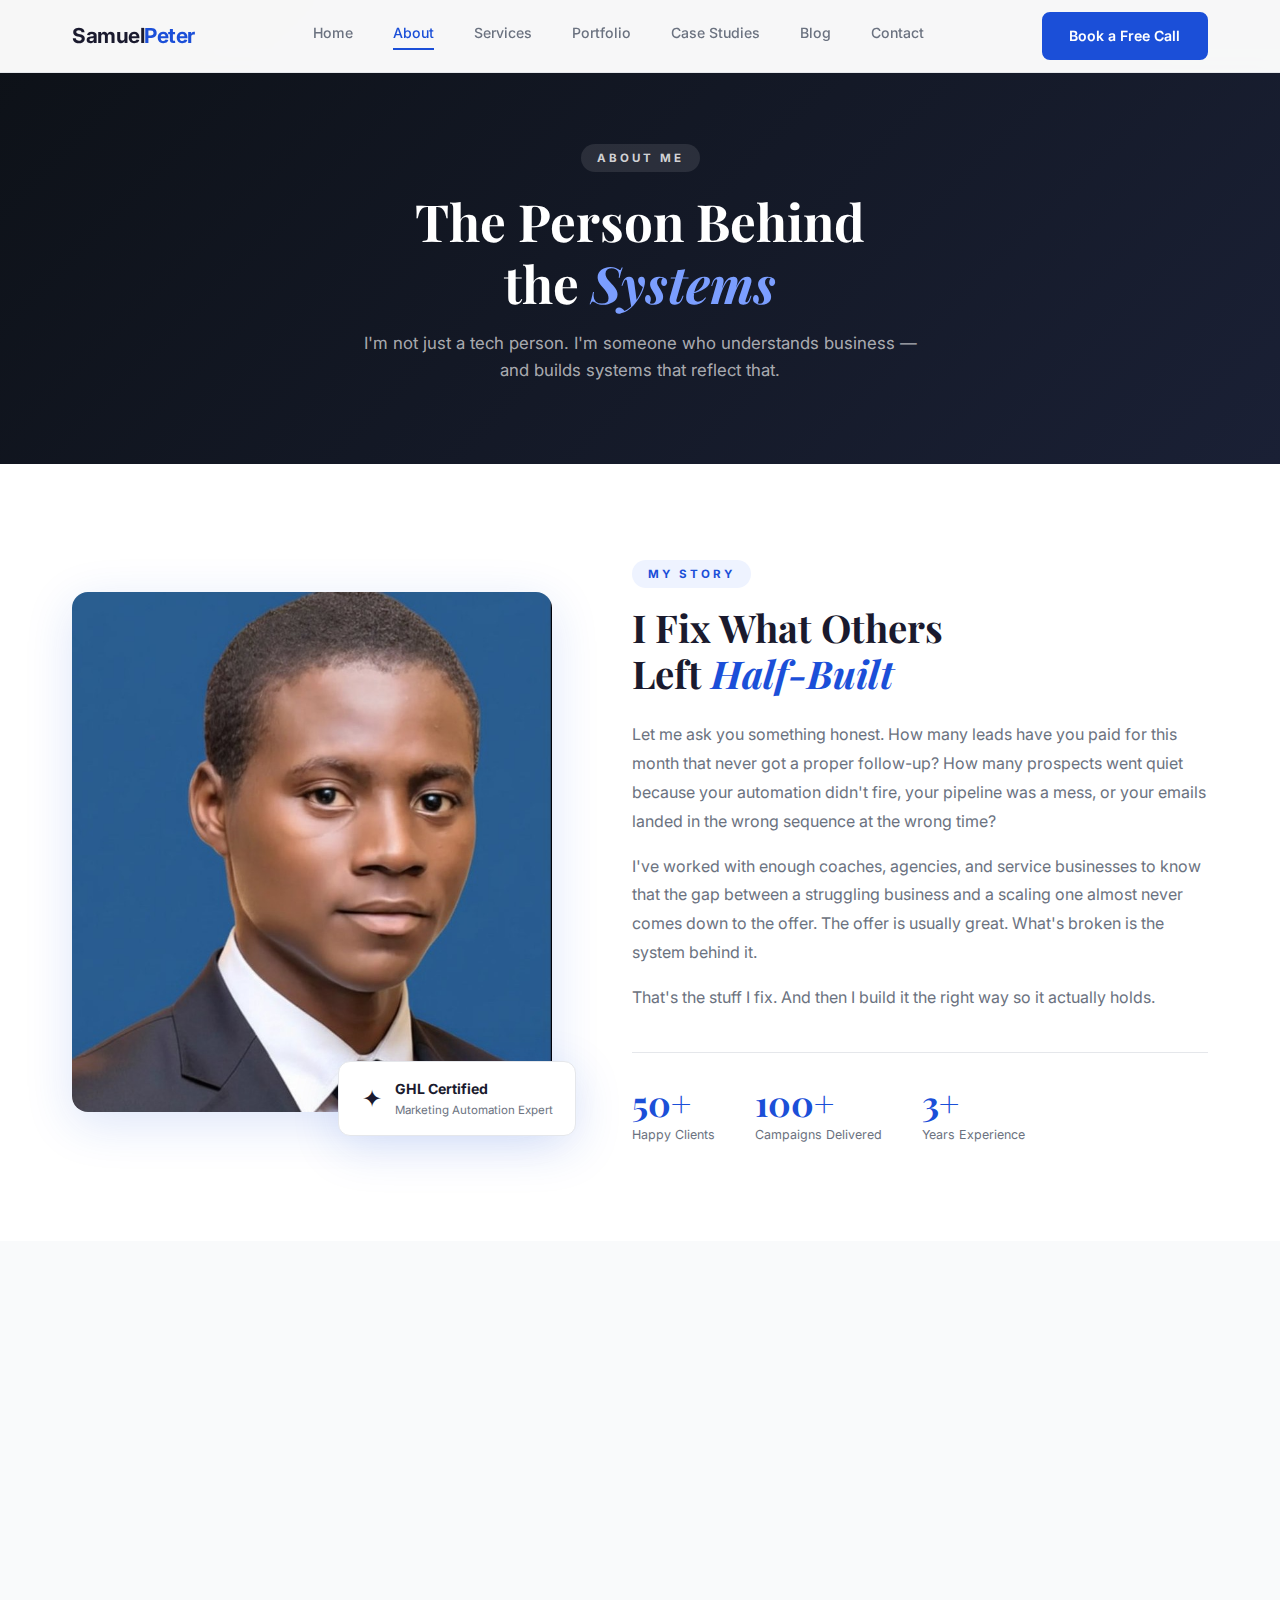
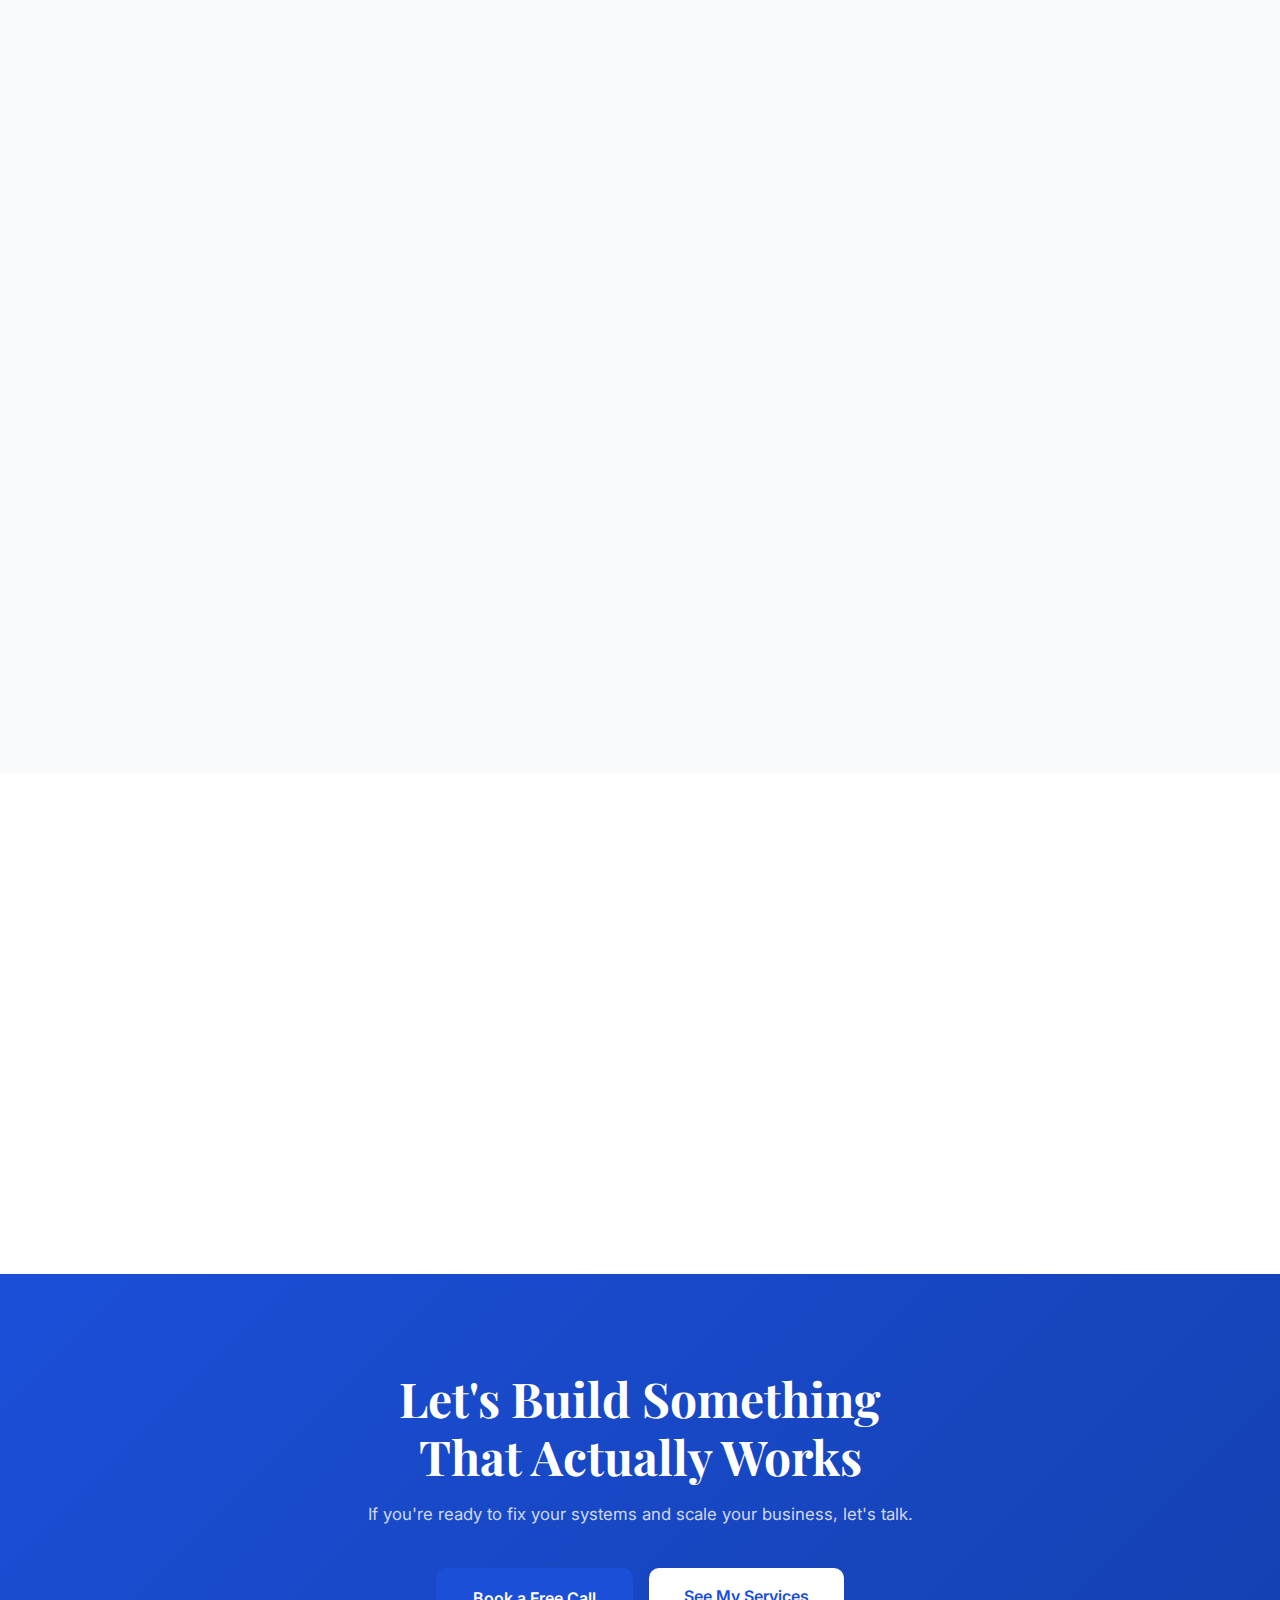
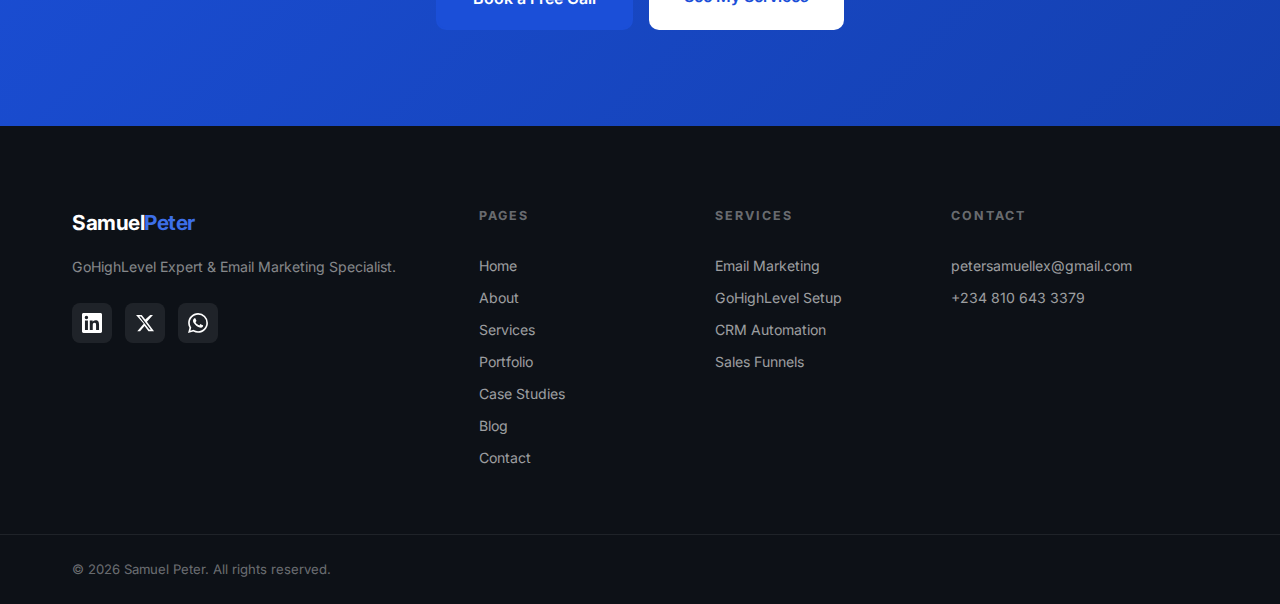
<file: about.html>
<!DOCTYPE html>
<html lang="en">
<head>
  <meta charset="UTF-8"/>
  <meta name="viewport" content="width=device-width, initial-scale=1.0"/>
    <title>About Samuel Peter — GoHighLevel Expert & Marketing Automation Specialist</title>
  <meta name="description" content="Samuel Peter is a GoHighLevel expert and email marketing specialist with 3+ years experience. Trusted by 50+ clients across US, UK & Canada. Learn about his story and approach."/>
  <meta name="keywords" content="Samuel Peter GoHighLevel expert, Samuel Peter email marketing, who is Samuel Peter, GoHighLevel specialist Nigeria, marketing automation expert"/>
  <meta name="author" content="Samuel Peter"/>
  <meta name="robots" content="index, follow"/>
  <meta name="googlebot" content="index, follow"/>
  <meta property="og:title" content="About Samuel Peter — GoHighLevel Expert & Marketing Automation Specialist"/>
  <meta property="og:description" content="Samuel Peter is a GoHighLevel expert and email marketing specialist with 3+ years experience. Trusted by 50+ clients across US, UK & Canada. Learn about his story and approach."/>
  <meta property="og:type" content="website"/>
  <meta property="og:url" content="https://petersamuelagada.github.io/about.html"/>
  <meta property="og:image" content="https://petersamuelagada.github.io/samuel%20(1).jpg"/>
  <meta property="og:site_name" content="Samuel Peter — GoHighLevel Expert"/>
  <meta name="twitter:card" content="summary_large_image"/>
  <meta name="twitter:title" content="About Samuel Peter — GoHighLevel Expert & Marketing Automation Specialist"/>
  <meta name="twitter:description" content="Samuel Peter is a GoHighLevel expert and email marketing specialist with 3+ years experience. Trusted by 50+ clients across US, UK & Canada. Learn about his story and approach."/>
  <meta name="twitter:image" content="https://petersamuelagada.github.io/samuel%20(1).jpg"/>
  <meta name="twitter:site" content="@PeterSamue68242"/>
  <link rel="canonical" href="https://petersamuelagada.github.io/about.html"/>
  <script type="application/ld+json">
  {
      "@context": "https://schema.org",
      "@type": "Person",
      "name": "Samuel Peter",
      "jobTitle": "GoHighLevel Expert & Email Marketing Specialist",
      "description": "GoHighLevel expert and email marketing specialist helping businesses in the US, UK & Canada automate their CRM, build sales funnels, and generate more leads.",
      "url": "https://petersamuelagada.github.io/",
      "email": "petersamuellex@gmail.com",
      "telephone": "+2348106433379",
      "sameAs": [
        "https://www.linkedin.com/in/samuel-lex-/",
        "https://x.com/PeterSamue68242",
        "https://www.fiverr.com/petersamuellex"
      ],
      "knowsAbout": ["GoHighLevel", "Email Marketing", "CRM Automation", "Sales Funnels", "Marketing Automation", "Lead Generation"],
      "areaServed": ["United States", "United Kingdom", "Canada"]
    }
  </script>
  <link rel="icon" type="image/x-icon" href="favicon.ico"/>
  <link rel="apple-touch-icon" sizes="180x180" href="apple-touch-icon.png"/>
  <link rel="icon" type="image/png" sizes="32x32" href="favicon.ico"/>
  <link rel="stylesheet" href="main-style.css"/>
  <link href="https://fonts.googleapis.com/css2?family=Inter:wght@300;400;500;600;700&family=Playfair+Display:ital,wght@0,700;1,400&display=swap" rel="stylesheet"/>
</head>
<body>
  <header class="navbar" id="navbar">
    <div class="container nav-inner">
      <a href="index.html" class="logo">Samuel<span>Peter</span></a>
      <nav class="nav-links">
        <a href="index.html">Home</a>
        <a href="about.html" class="active">About</a>
        <a href="services.html">Services</a>
        <a href="portfolio.html">Portfolio</a>
        <a href="case-studies.html">Case Studies</a>
        <a href="blog.html">Blog</a>
        <a href="contact.html">Contact</a>
      </nav>
      <a href="https://calendly.com/petersamuellex/government-contract" target="_blank" class="btn-primary">Book a Free Call</a>
      <button class="hamburger" id="hamburger">&#9776;</button>
    </div>
    <div class="mobile-menu" id="mobileMenu">
      <a href="index.html">Home</a>
      <a href="about.html">About</a>
      <a href="services.html">Services</a>
      <a href="portfolio.html">Portfolio</a>
      <a href="case-studies.html">Case Studies</a>
      <a href="blog.html">Blog</a>
      <a href="contact.html">Contact</a>
    </div>
  </header>

  <!-- PAGE HERO -->
  <section class="page-hero">
    <div class="container">
      <div class="section-tag">About Me</div>
      <h1>The Person Behind<br/>the <em>Systems</em></h1>
      <p>I'm not just a tech person. I'm someone who understands business — and builds systems that reflect that.</p>
    </div>
  </section>

  <!-- ABOUT MAIN -->
  <section class="section bg-white">
    <div class="container about-main-grid">
      <div class="about-main-img reveal">
        <img src="peter-samuel.jpg" alt="Samuel Peter"/>
        <div class="about-img-card">
          <div class="fc-icon">✦</div>
          <div>
            <div class="fc-title">GHL Certified</div>
            <div class="fc-sub">Marketing Automation Expert</div>
          </div>
        </div>
      </div>
      <div class="about-main-text reveal">
        <div class="section-tag">My Story</div>
        <h2>I Fix What Others<br/>Left <em>Half-Built</em></h2>
        <p>Let me ask you something honest. How many leads have you paid for this month that never got a proper follow-up? How many prospects went quiet because your automation didn't fire, your pipeline was a mess, or your emails landed in the wrong sequence at the wrong time?</p>
        <p>I've worked with enough coaches, agencies, and service businesses to know that the gap between a struggling business and a scaling one almost never comes down to the offer. The offer is usually great. What's broken is the system behind it.</p>
        <p>That's the stuff I fix. And then I build it the right way so it actually holds.</p>
        <div class="about-highlights">
          <div class="highlight-item">
            <div class="hi-num">50+</div>
            <div class="hi-label">Happy Clients</div>
          </div>
          <div class="highlight-item">
            <div class="hi-num">100+</div>
            <div class="hi-label">Campaigns Delivered</div>
          </div>
          <div class="highlight-item">
            <div class="hi-num">3+</div>
            <div class="hi-label">Years Experience</div>
          </div>
        </div>
      </div>
    </div>
  </section>

  <!-- HOW I WORK -->
  <section class="section bg-light">
    <div class="container">
      <div class="section-header reveal">
        <div class="section-tag">My Process</div>
        <h2>How I Work</h2>
        <p>I don't jump straight into building. The first thing I do is listen.</p>
      </div>
      <div class="process-steps">
        <div class="process-step reveal">
          <div class="step-num">01</div>
          <div class="step-content">
            <h3>Discovery & Listening</h3>
            <p>I want to understand your offer, how you close clients, where leads are coming from, and what's actually breaking down in your process. Most of the time business owners realize the problem runs deeper than they thought — and that's fine.</p>
          </div>
        </div>
        <div class="process-step reveal">
          <div class="step-num">02</div>
          <div class="step-content">
            <h3>Map & Plan</h3>
            <p>Once I understand the full picture I map everything out, get your sign-off, and then I build it. Every workflow. Every automation. Every page. Every integration.</p>
          </div>
        </div>
        <div class="process-step reveal">
          <div class="step-num">03</div>
          <div class="step-content">
            <h3>Build & Test</h3>
            <p>Before I hand anything over I test it end to end myself — because the last thing I want is to deliver something that breaks the moment a real lead touches it.</p>
          </div>
        </div>
        <div class="process-step reveal">
          <div class="step-num">04</div>
          <div class="step-content">
            <h3>Handover & Support</h3>
            <p>I'm not the type to disappear after handover. If something isn't working the way it should, I want to know about it. Your success is my reputation.</p>
          </div>
        </div>
      </div>
    </div>
  </section>

  <!-- SKILLS -->
  <section class="section bg-white">
    <div class="container">
      <div class="section-header reveal">
        <div class="section-tag">Skills & Tools</div>
        <h2>What I Work With</h2>
      </div>
      <div class="skills-grid">
        <div class="skill-card reveal">GoHighLevel (GHL)</div>
        <div class="skill-card reveal">Email Marketing</div>
        <div class="skill-card reveal">CRM Automation</div>
        <div class="skill-card reveal">Email Automation</div>
        <div class="skill-card reveal">Lead Generation</div>
        <div class="skill-card reveal">Workflow Automation</div>
        <div class="skill-card reveal">Landing Pages</div>
        <div class="skill-card reveal">Sales Funnels</div>
        <div class="skill-card reveal">Web Design</div>
        <div class="skill-card reveal">Zapier</div>
        <div class="skill-card reveal">Campaign Management</div>
        <div class="skill-card reveal">A/B Testing</div>
        <div class="skill-card reveal">SMS Automation</div>
        <div class="skill-card reveal">AI Chatbots</div>
        <div class="skill-card reveal">UTM & Analytics</div>
        <div class="skill-card reveal">Pipeline Management</div>
      </div>
    </div>
  </section>

  <!-- CTA -->
  <section class="cta-section">
    <div class="container cta-inner">
      <h2>Let's Build Something<br/>That Actually Works</h2>
      <p>If you're ready to fix your systems and scale your business, let's talk.</p>
      <div class="cta-btns">
        <a href="contact.html" class="btn-primary large">Book a Free Call</a>
        <a href="services.html" class="btn-white large">See My Services</a>
      </div>
    </div>
  </section>

  <footer class="footer">
    <div class="container footer-inner">
      <div class="footer-brand">
        <div class="logo">Samuel<span>Peter</span></div>
        <p>GoHighLevel Expert & Email Marketing Specialist.</p>
        <div class="social-links">
          <a href="https://www.linkedin.com/in/samuel-lex-/" target="_blank" class="linkedin" title="LinkedIn"><svg viewBox="0 0 24 24"><path d="M20.447 20.452h-3.554v-5.569c0-1.328-.027-3.037-1.852-3.037-1.853 0-2.136 1.445-2.136 2.939v5.667H9.351V9h3.414v1.561h.046c.477-.9 1.637-1.85 3.37-1.85 3.601 0 4.267 2.37 4.267 5.455v6.286zM5.337 7.433a2.062 2.062 0 01-2.063-2.065 2.064 2.064 0 112.063 2.065zm1.782 13.019H3.555V9h3.564v11.452zM22.225 0H1.771C.792 0 0 .774 0 1.729v20.542C0 23.227.792 24 1.771 24h20.451C23.2 24 24 23.227 24 22.271V1.729C24 .774 23.2 0 22.222 0h.003z" fill="white"/></svg></a>
          <a href="https://x.com/PeterSamue68242" target="_blank" class="twitter" title="Twitter/X"><svg viewBox="0 0 24 24"><path d="M18.244 2.25h3.308l-7.227 8.26 8.502 11.24H16.17l-4.714-6.231-5.401 6.231H2.744l7.737-8.835L1.254 2.25H8.08l4.253 5.622zm-1.161 17.52h1.833L7.084 4.126H5.117z" fill="white"/></svg></a>
          <a href="https://wa.me/2348106433379" target="_blank" class="whatsapp" title="WhatsApp"><svg viewBox="0 0 24 24"><path d="M17.472 14.382c-.297-.149-1.758-.867-2.03-.967-.273-.099-.471-.148-.67.15-.197.297-.767.966-.94 1.164-.173.199-.347.223-.644.075-.297-.15-1.255-.463-2.39-1.475-.883-.788-1.48-1.761-1.653-2.059-.173-.297-.018-.458.13-.606.134-.133.298-.347.446-.52.149-.174.198-.298.298-.497.099-.198.05-.371-.025-.52-.075-.149-.669-1.612-.916-2.207-.242-.579-.487-.5-.669-.51a12.8 12.8 0 00-.57-.01c-.198 0-.52.074-.792.372-.272.297-1.04 1.016-1.04 2.479 0 1.462 1.065 2.875 1.213 3.074.149.198 2.096 3.2 5.077 4.487.709.306 1.262.489 1.694.625.712.227 1.36.195 1.871.118.571-.085 1.758-.719 2.006-1.413.248-.694.248-1.289.173-1.413-.074-.124-.272-.198-.57-.347m-5.421 7.403h-.004a9.87 9.87 0 01-5.031-1.378l-.361-.214-3.741.982.998-3.648-.235-.374a9.86 9.86 0 01-1.51-5.26c.001-5.45 4.436-9.884 9.888-9.884 2.64 0 5.122 1.03 6.988 2.898a9.825 9.825 0 012.893 6.994c-.003 5.45-4.437 9.884-9.885 9.884m8.413-18.297A11.815 11.815 0 0012.05 0C5.495 0 .16 5.335.157 11.892c0 2.096.547 4.142 1.588 5.945L.057 24l6.305-1.654a11.882 11.882 0 005.683 1.448h.005c6.554 0 11.89-5.335 11.893-11.893a11.821 11.821 0 00-3.48-8.413z" fill="white"/></svg></a>
        </div>
      </div>
      <div class="footer-links">
        <h4>Pages</h4>
        <a href="index.html">Home</a>
        <a href="about.html">About</a>
        <a href="services.html">Services</a>
        <a href="portfolio.html">Portfolio</a>
        <a href="case-studies.html">Case Studies</a>
        <a href="blog.html">Blog</a>
        <a href="contact.html">Contact</a>
      </div>
      <div class="footer-links">
        <h4>Services</h4>
        <a href="services.html">Email Marketing</a>
        <a href="services.html">GoHighLevel Setup</a>
        <a href="services.html">CRM Automation</a>
        <a href="services.html">Sales Funnels</a>
      </div>
      <div class="footer-contact">
        <h4>Contact</h4>
        <a href="mailto:petersamuellex@gmail.com">petersamuellex@gmail.com</a>
        <a href="https://wa.me/2348106433379">+234 810 643 3379</a>
      </div>
    </div>
    <div class="footer-bottom"><div class="container">© 2026 Samuel Peter. All rights reserved.</div></div>
  </footer>
  <script src="main.js"></script>

<!--Start of Tawk.to Script-->
<script type="text/javascript">
var Tawk_API=Tawk_API||{}, Tawk_LoadStart=new Date();

// Custom behavior
Tawk_API.onLoad = function(){
  // Set visitor name placeholder
  Tawk_API.setAttributes({
    'name': 'Visitor',
  }, function(error){});
};

// Show chat after 5 seconds
Tawk_API.onBeforeLoad = function(){
  Tawk_API.hideWidget();
};

setTimeout(function(){
  if(typeof Tawk_API !== 'undefined' && Tawk_API.showWidget){
    Tawk_API.showWidget();
  }
}, 5000);

// Custom greeting based on time of day
Tawk_API.onChatStarted = function(){
  var hour = new Date().getHours();
  var greeting = hour < 12 ? 'Good morning! 🌅' : hour < 17 ? 'Good afternoon! ☀️' : 'Good evening! 🌙';
  console.log(greeting);
};

(function(){
var s1=document.createElement("script"),s0=document.getElementsByTagName("script")[0];
s1.async=true;
s1.src='https://embed.tawk.to/69a8d1ebd9992f1c3736469d/1jitn80gh';
s1.charset='UTF-8';
s1.setAttribute('crossorigin','*');
s0.parentNode.insertBefore(s1,s0);
})();
</script>
<!--End of Tawk.to Script-->
</body>
</html>
</file>
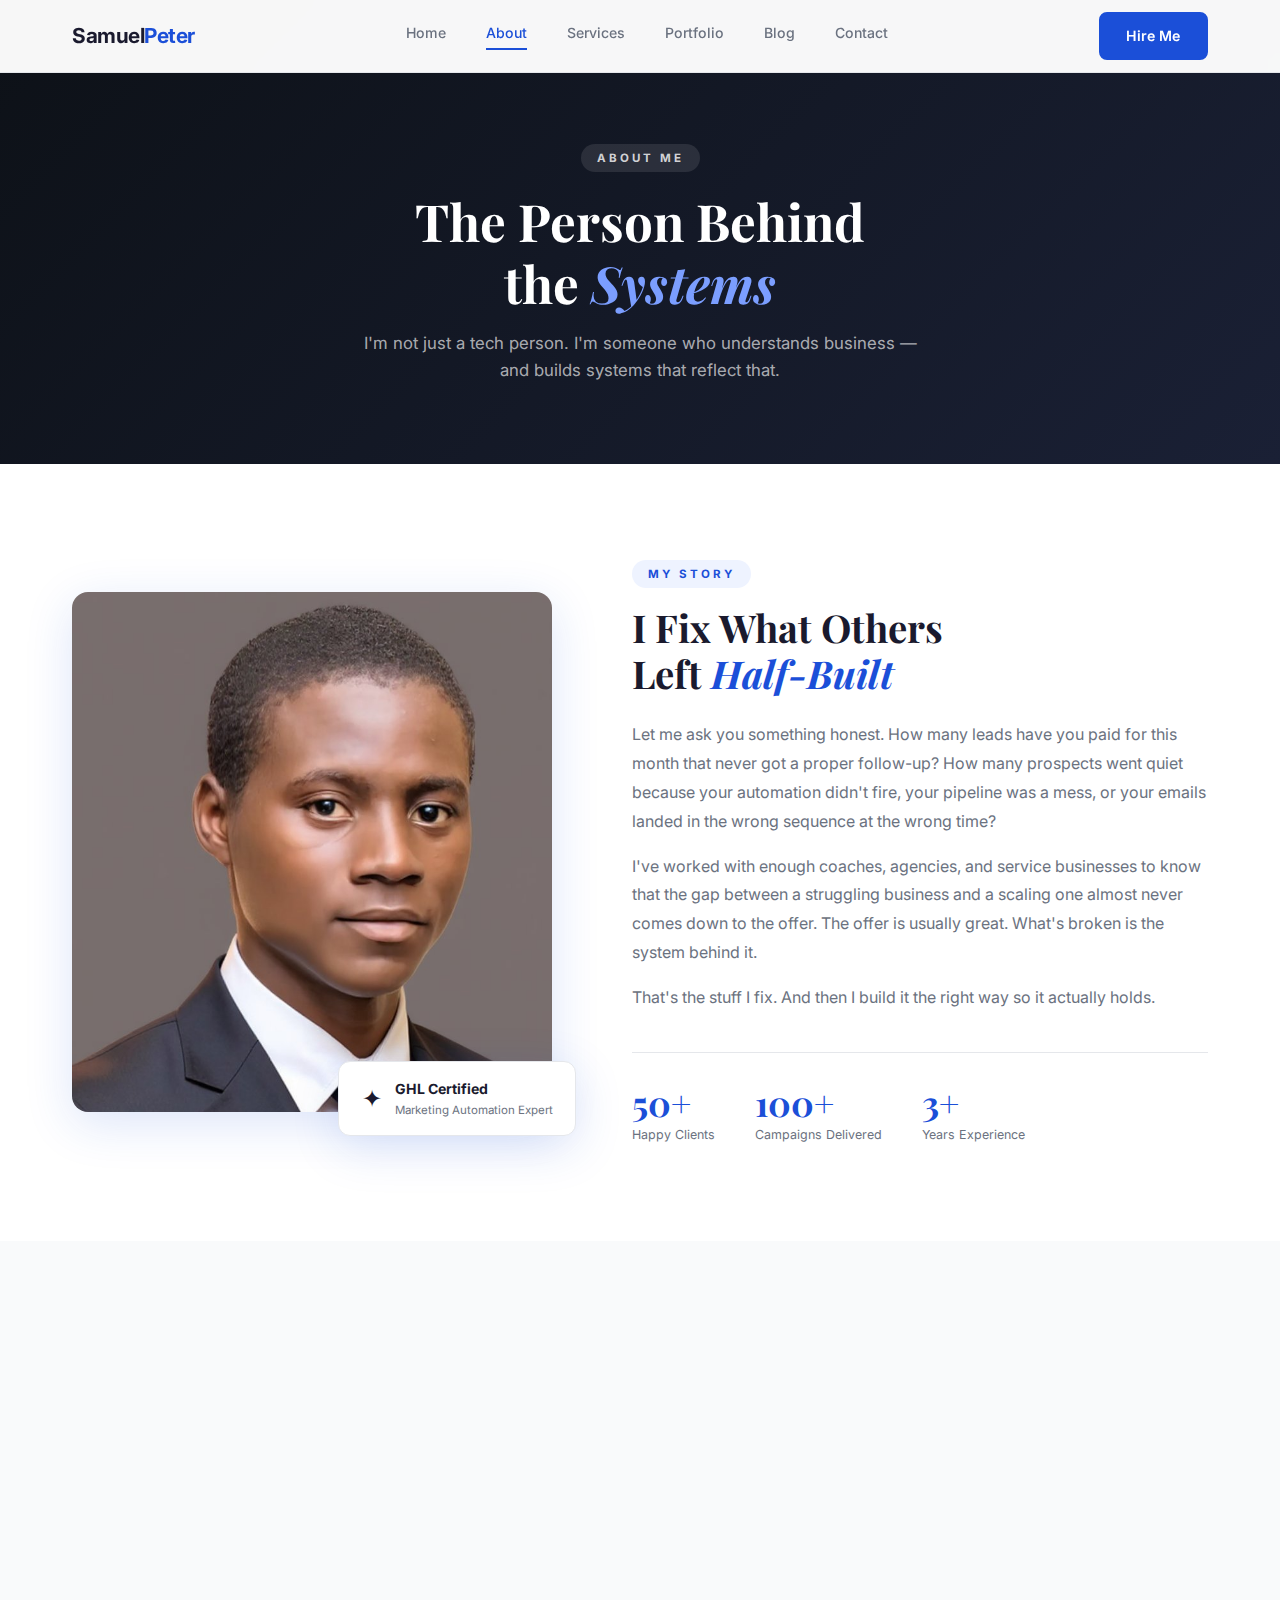
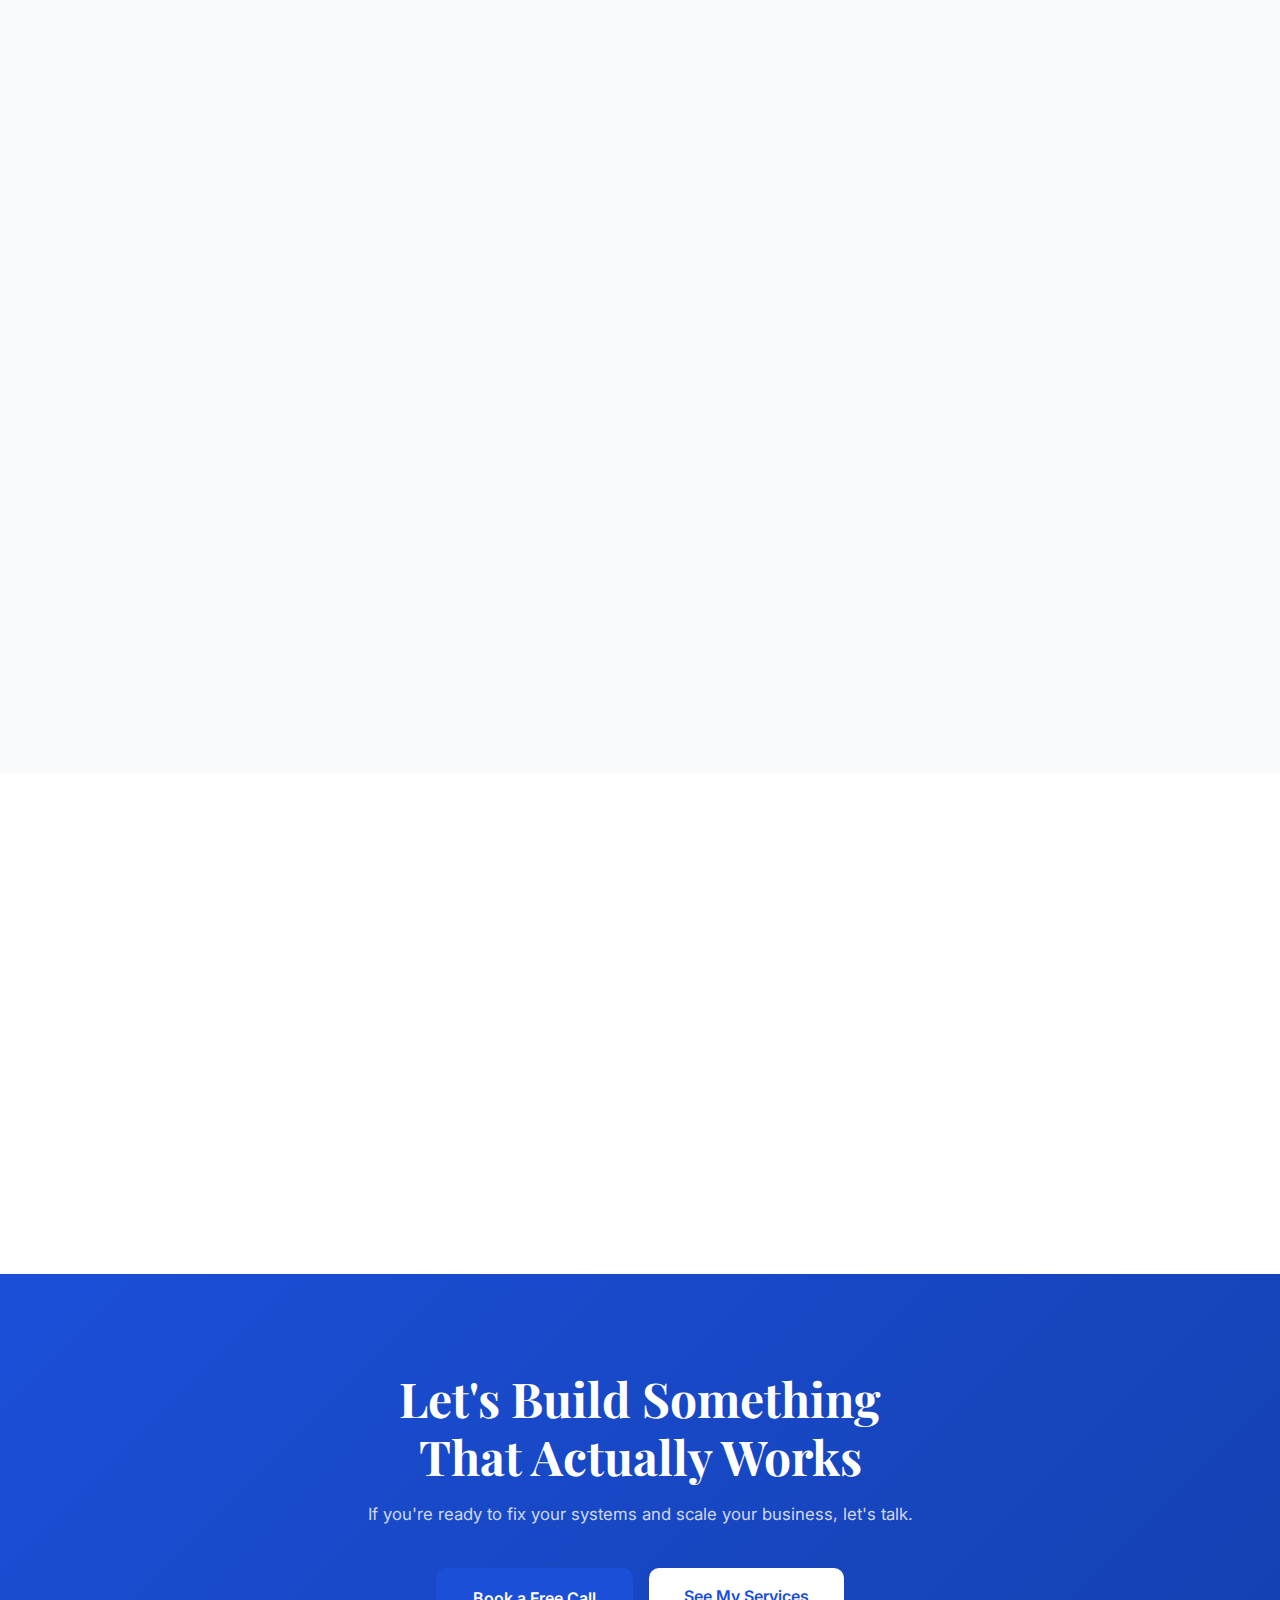
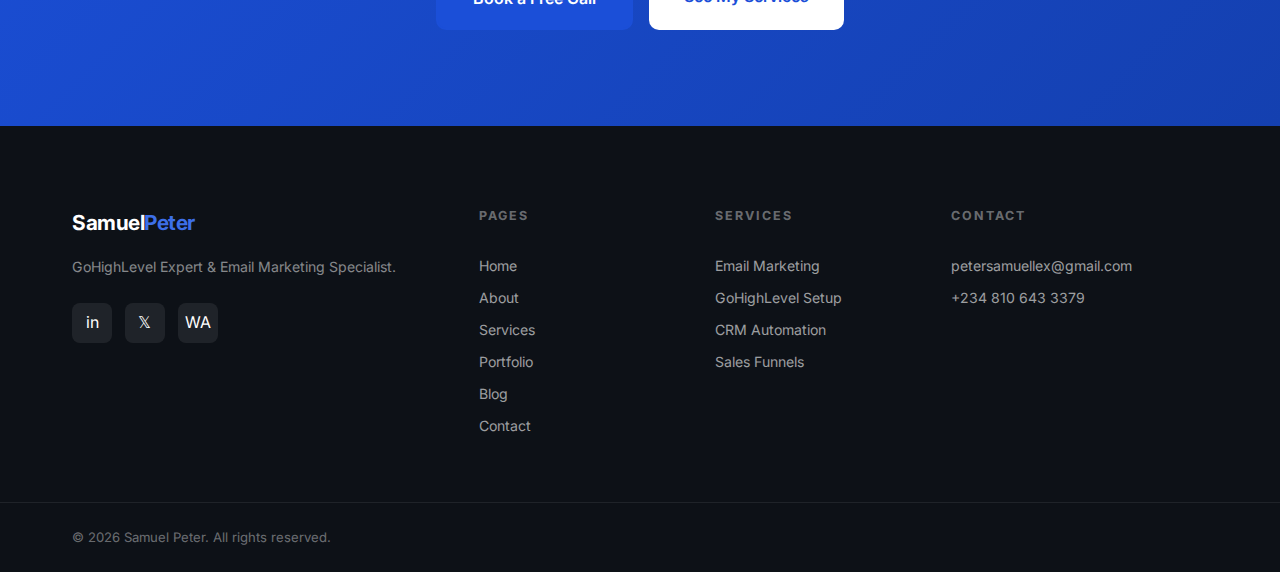
<file: about.html.html>
<!DOCTYPE html>
<html lang="en">
<head>
  <meta charset="UTF-8"/>
  <meta name="viewport" content="width=device-width, initial-scale=1.0"/>
  <title>About — Samuel Peter</title>
  <link rel="stylesheet" href="style.css"/>
  <link href="https://fonts.googleapis.com/css2?family=Inter:wght@300;400;500;600;700&family=Playfair+Display:ital,wght@0,700;1,400&display=swap" rel="stylesheet"/>
</head>
<body>
  <header class="navbar" id="navbar">
    <div class="container nav-inner">
      <a href="index.html" class="logo">Samuel<span>Peter</span></a>
      <nav class="nav-links">
        <a href="index.html">Home</a>
        <a href="about.html" class="active">About</a>
        <a href="services.html">Services</a>
        <a href="portfolio.html">Portfolio</a>
        <a href="blog.html">Blog</a>
        <a href="contact.html">Contact</a>
      </nav>
      <a href="contact.html" class="btn-primary">Hire Me</a>
      <button class="hamburger" id="hamburger">&#9776;</button>
    </div>
    <div class="mobile-menu" id="mobileMenu">
      <a href="index.html">Home</a>
      <a href="about.html">About</a>
      <a href="services.html">Services</a>
      <a href="portfolio.html">Portfolio</a>
      <a href="blog.html">Blog</a>
      <a href="contact.html">Contact</a>
    </div>
  </header>

  <!-- PAGE HERO -->
  <section class="page-hero">
    <div class="container">
      <div class="section-tag">About Me</div>
      <h1>The Person Behind<br/>the <em>Systems</em></h1>
      <p>I'm not just a tech person. I'm someone who understands business — and builds systems that reflect that.</p>
    </div>
  </section>

  <!-- ABOUT MAIN -->
  <section class="section bg-white">
    <div class="container about-main-grid">
      <div class="about-main-img reveal">
        <img src="samuel (1).jpg" alt="Samuel Peter"/>
        <div class="about-img-card">
          <div class="fc-icon">✦</div>
          <div>
            <div class="fc-title">GHL Certified</div>
            <div class="fc-sub">Marketing Automation Expert</div>
          </div>
        </div>
      </div>
      <div class="about-main-text reveal">
        <div class="section-tag">My Story</div>
        <h2>I Fix What Others<br/>Left <em>Half-Built</em></h2>
        <p>Let me ask you something honest. How many leads have you paid for this month that never got a proper follow-up? How many prospects went quiet because your automation didn't fire, your pipeline was a mess, or your emails landed in the wrong sequence at the wrong time?</p>
        <p>I've worked with enough coaches, agencies, and service businesses to know that the gap between a struggling business and a scaling one almost never comes down to the offer. The offer is usually great. What's broken is the system behind it.</p>
        <p>That's the stuff I fix. And then I build it the right way so it actually holds.</p>
        <div class="about-highlights">
          <div class="highlight-item">
            <div class="hi-num">50+</div>
            <div class="hi-label">Happy Clients</div>
          </div>
          <div class="highlight-item">
            <div class="hi-num">100+</div>
            <div class="hi-label">Campaigns Delivered</div>
          </div>
          <div class="highlight-item">
            <div class="hi-num">3+</div>
            <div class="hi-label">Years Experience</div>
          </div>
        </div>
      </div>
    </div>
  </section>

  <!-- HOW I WORK -->
  <section class="section bg-light">
    <div class="container">
      <div class="section-header reveal">
        <div class="section-tag">My Process</div>
        <h2>How I Work</h2>
        <p>I don't jump straight into building. The first thing I do is listen.</p>
      </div>
      <div class="process-steps">
        <div class="process-step reveal">
          <div class="step-num">01</div>
          <div class="step-content">
            <h3>Discovery & Listening</h3>
            <p>I want to understand your offer, how you close clients, where leads are coming from, and what's actually breaking down in your process. Most of the time business owners realize the problem runs deeper than they thought — and that's fine.</p>
          </div>
        </div>
        <div class="process-step reveal">
          <div class="step-num">02</div>
          <div class="step-content">
            <h3>Map & Plan</h3>
            <p>Once I understand the full picture I map everything out, get your sign-off, and then I build it. Every workflow. Every automation. Every page. Every integration.</p>
          </div>
        </div>
        <div class="process-step reveal">
          <div class="step-num">03</div>
          <div class="step-content">
            <h3>Build & Test</h3>
            <p>Before I hand anything over I test it end to end myself — because the last thing I want is to deliver something that breaks the moment a real lead touches it.</p>
          </div>
        </div>
        <div class="process-step reveal">
          <div class="step-num">04</div>
          <div class="step-content">
            <h3>Handover & Support</h3>
            <p>I'm not the type to disappear after handover. If something isn't working the way it should, I want to know about it. Your success is my reputation.</p>
          </div>
        </div>
      </div>
    </div>
  </section>

  <!-- SKILLS -->
  <section class="section bg-white">
    <div class="container">
      <div class="section-header reveal">
        <div class="section-tag">Skills & Tools</div>
        <h2>What I Work With</h2>
      </div>
      <div class="skills-grid">
        <div class="skill-card reveal">GoHighLevel (GHL)</div>
        <div class="skill-card reveal">Email Marketing</div>
        <div class="skill-card reveal">CRM Automation</div>
        <div class="skill-card reveal">Email Automation</div>
        <div class="skill-card reveal">Lead Generation</div>
        <div class="skill-card reveal">Workflow Automation</div>
        <div class="skill-card reveal">Landing Pages</div>
        <div class="skill-card reveal">Sales Funnels</div>
        <div class="skill-card reveal">Web Design</div>
        <div class="skill-card reveal">Zapier</div>
        <div class="skill-card reveal">Campaign Management</div>
        <div class="skill-card reveal">A/B Testing</div>
        <div class="skill-card reveal">SMS Automation</div>
        <div class="skill-card reveal">AI Chatbots</div>
        <div class="skill-card reveal">UTM & Analytics</div>
        <div class="skill-card reveal">Pipeline Management</div>
      </div>
    </div>
  </section>

  <!-- CTA -->
  <section class="cta-section">
    <div class="container cta-inner">
      <h2>Let's Build Something<br/>That Actually Works</h2>
      <p>If you're ready to fix your systems and scale your business, let's talk.</p>
      <div class="cta-btns">
        <a href="contact.html" class="btn-primary large">Book a Free Call</a>
        <a href="services.html" class="btn-white large">See My Services</a>
      </div>
    </div>
  </section>

  <footer class="footer">
    <div class="container footer-inner">
      <div class="footer-brand">
        <div class="logo">Samuel<span>Peter</span></div>
        <p>GoHighLevel Expert & Email Marketing Specialist.</p>
        <div class="social-links">
          <a href="https://www.linkedin.com/in/samuel-lex-/" target="_blank">in</a>
          <a href="https://x.com/PeterSamue68242" target="_blank">𝕏</a>
          <a href="https://wa.me/2348106433379" target="_blank">WA</a>
        </div>
      </div>
      <div class="footer-links">
        <h4>Pages</h4>
        <a href="index.html">Home</a>
        <a href="about.html">About</a>
        <a href="services.html">Services</a>
        <a href="portfolio.html">Portfolio</a>
        <a href="blog.html">Blog</a>
        <a href="contact.html">Contact</a>
      </div>
      <div class="footer-links">
        <h4>Services</h4>
        <a href="services.html">Email Marketing</a>
        <a href="services.html">GoHighLevel Setup</a>
        <a href="services.html">CRM Automation</a>
        <a href="services.html">Sales Funnels</a>
      </div>
      <div class="footer-contact">
        <h4>Contact</h4>
        <a href="mailto:petersamuellex@gmail.com">petersamuellex@gmail.com</a>
        <a href="https://wa.me/2348106433379">+234 810 643 3379</a>
      </div>
    </div>
    <div class="footer-bottom"><div class="container">© 2026 Samuel Peter. All rights reserved.</div></div>
  </footer>
  <script src="main.js"></script>
</body>
</html>
</file>
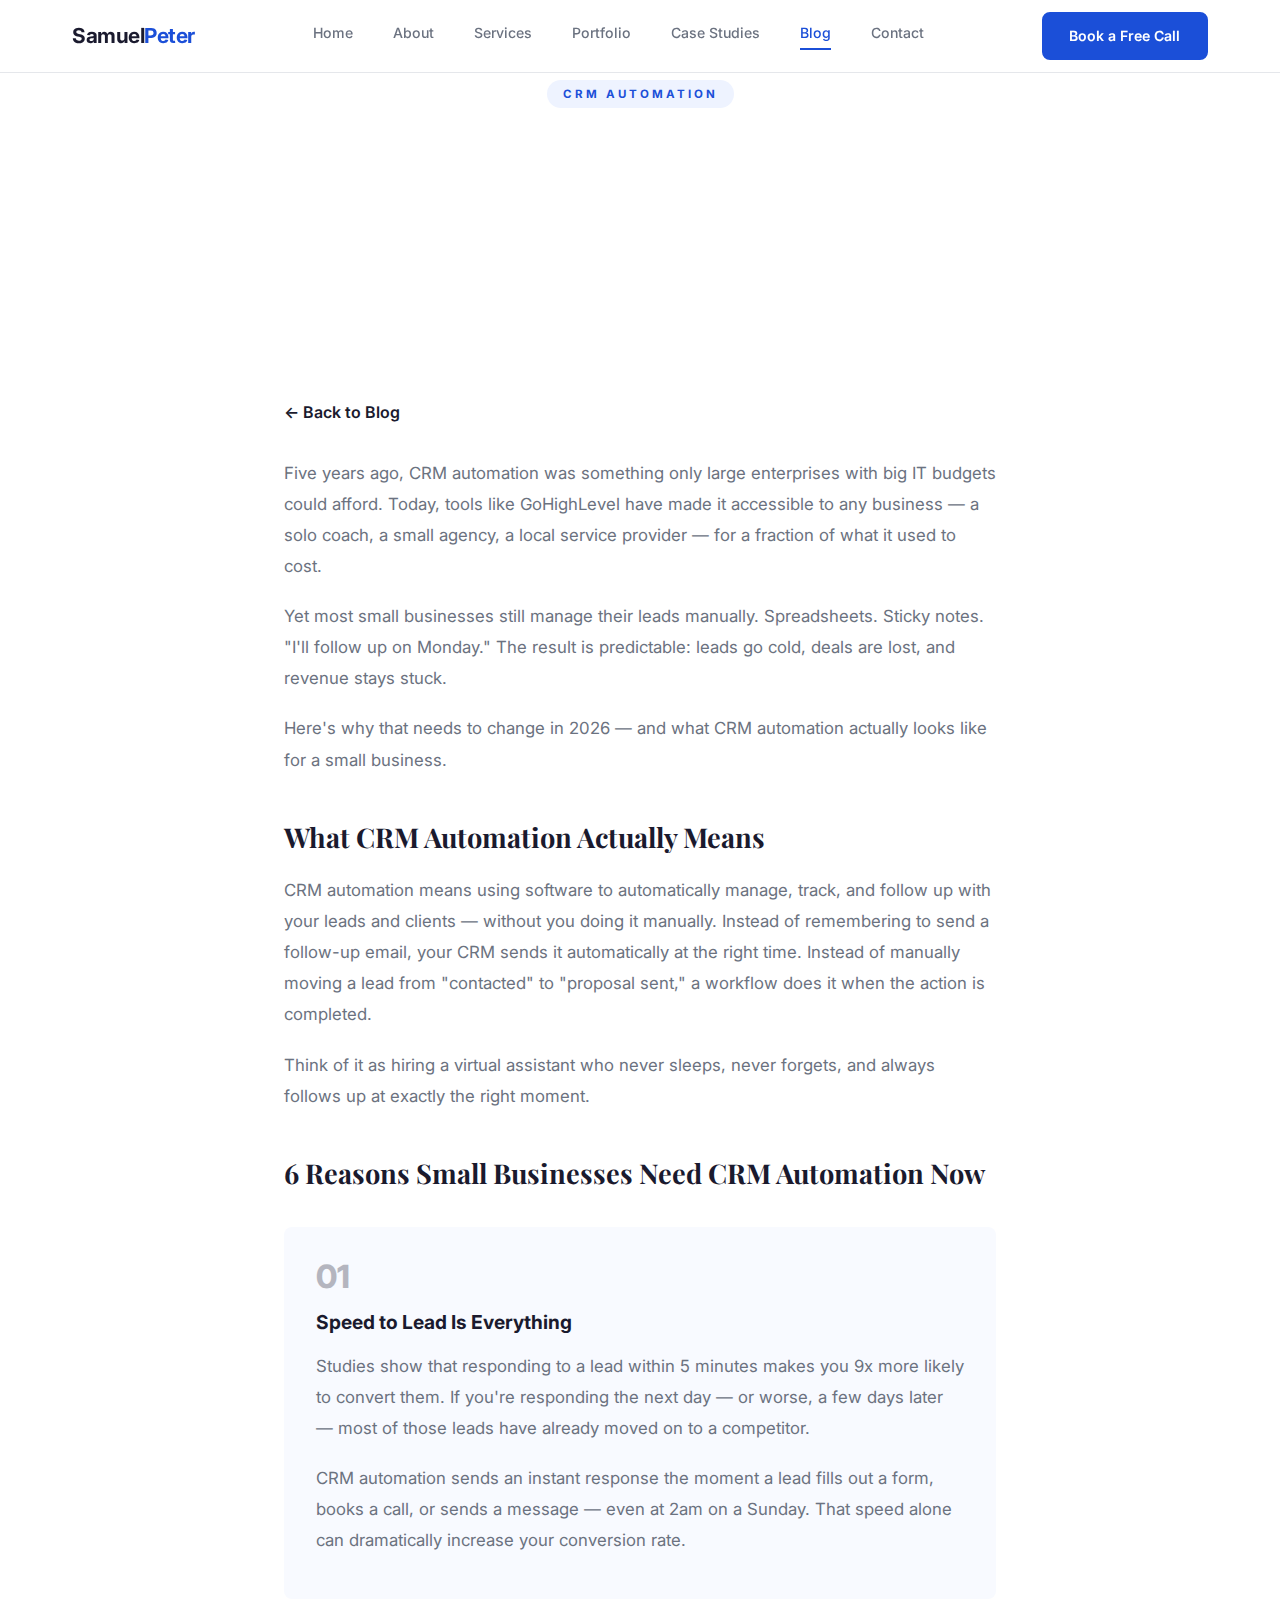
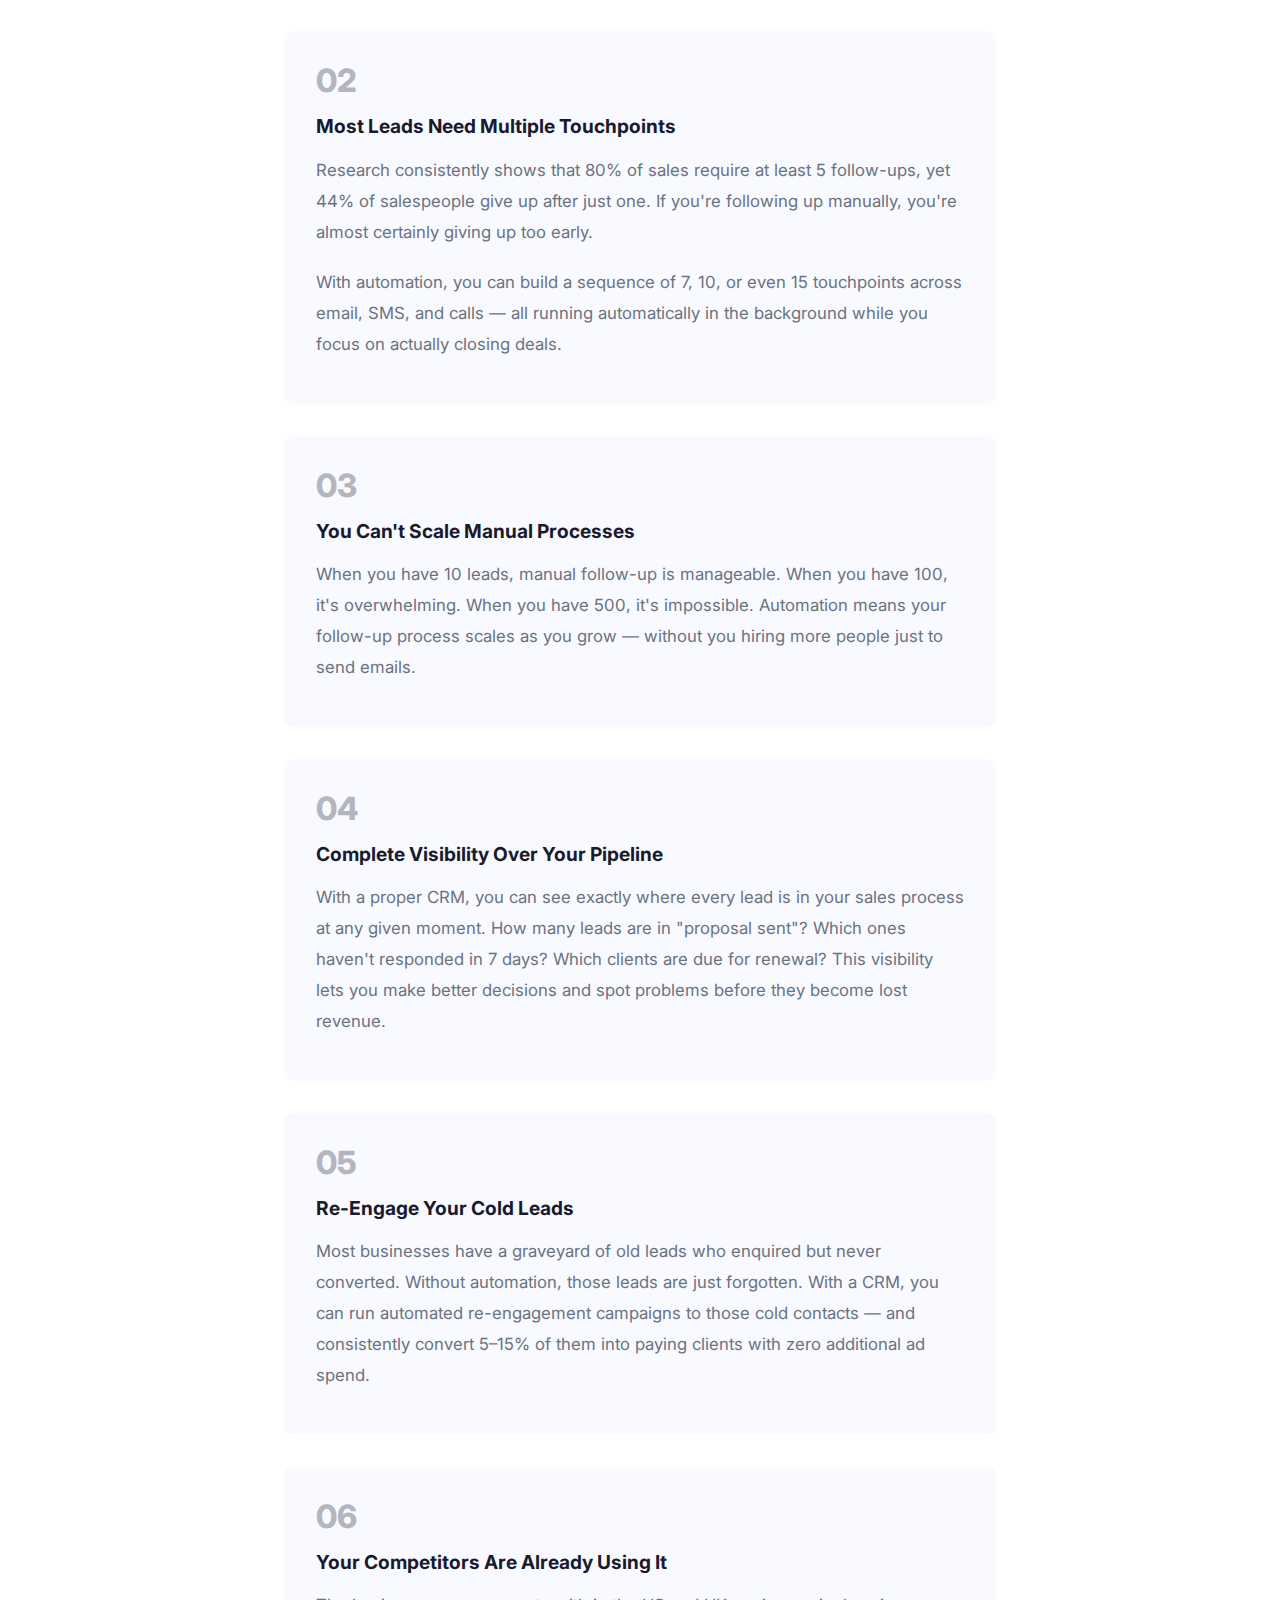
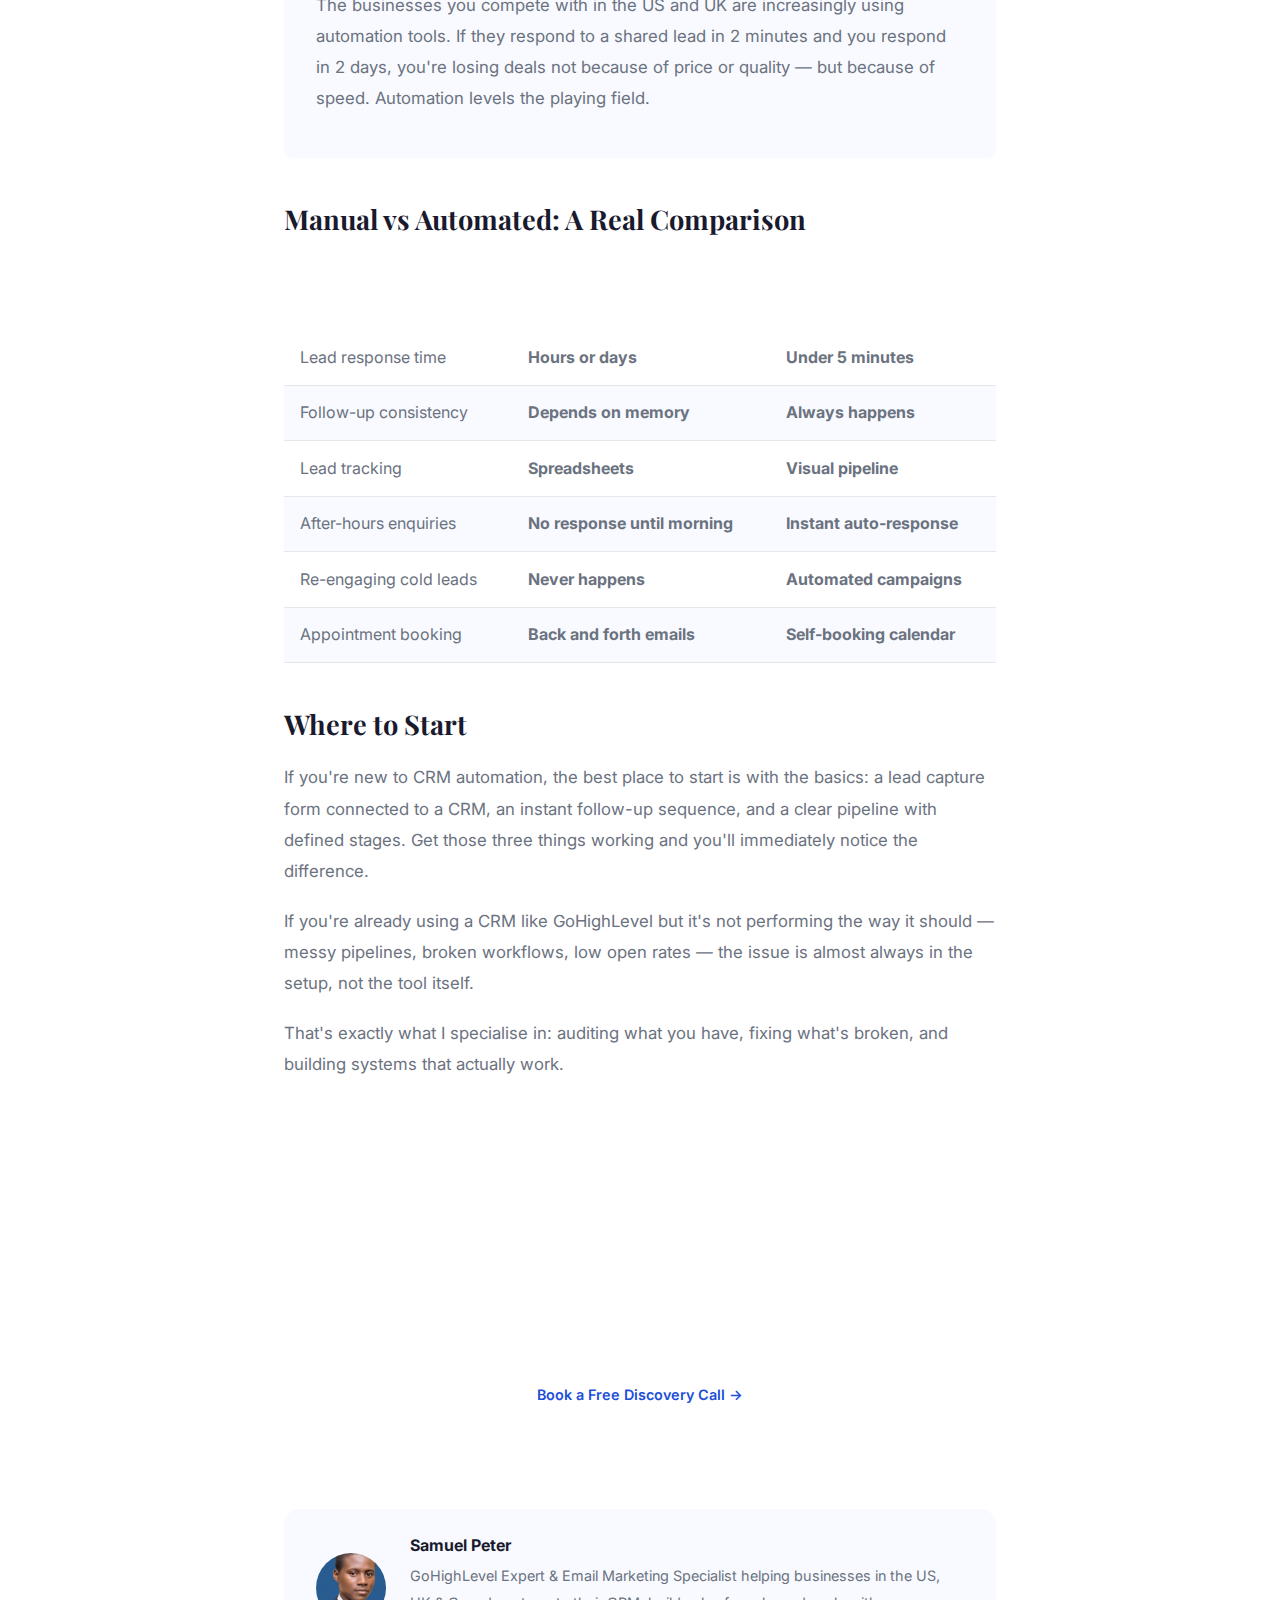
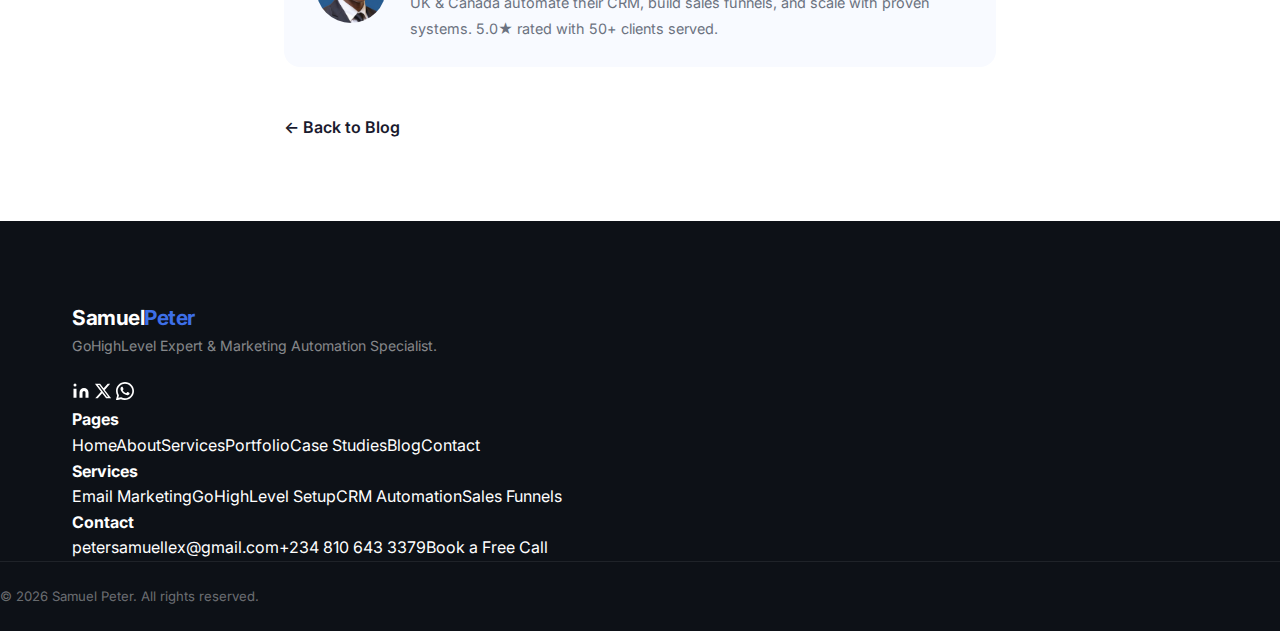
<file: blog-crm-automation.html>
<!DOCTYPE html>
<html lang="en">
<head>
  <meta charset="UTF-8"/>
  <meta name="viewport" content="width=device-width, initial-scale=1.0"/>
  <title>Why Every Small Business Needs CRM Automation in 2026 | Samuel Peter</title>
  <meta name="description" content="CRM automation is no longer just for large companies. Discover why small businesses in the US, UK and Canada are using CRM automation to follow up faster, close more deals, and save hours every week."/>
  <meta name="keywords" content="CRM automation small business, why use CRM automation, GoHighLevel small business, marketing automation 2026, automated follow up, CRM for coaches, CRM for agencies"/>
  <meta name="author" content="Samuel Peter"/>
  <meta name="robots" content="index, follow"/>
  <meta property="og:title" content="Why Every Small Business Needs CRM Automation in 2026"/>
  <meta property="og:description" content="CRM automation is no longer just for large companies. Here is why every small business needs it in 2026."/>
  <meta property="og:type" content="article"/>
  <meta property="og:url" content="https://petersamuelagada.github.io/blog-crm-automation.html"/>
  <meta property="og:image" content="https://petersamuelagada.github.io/peter-samuel.jpg"/>
  <link rel="canonical" href="https://petersamuelagada.github.io/blog-crm-automation.html"/>
  <link rel="icon" type="image/x-icon" href="favicon.ico"/>
  <link rel="stylesheet" href="main-style.css"/>
  <link href="https://fonts.googleapis.com/css2?family=Inter:wght@300;400;500;600;700&family=Playfair+Display:ital,wght@0,700;1,400&display=swap" rel="stylesheet"/>
  <script type="application/ld+json">
  {
    "@context": "https://schema.org",
    "@type": "BlogPosting",
    "headline": "Why Every Small Business Needs CRM Automation in 2026",
    "author": {"@type": "Person", "name": "Samuel Peter"},
    "datePublished": "2026-03-01",
    "description": "CRM automation is no longer just for large companies. Discover why small businesses need it in 2026.",
    "url": "https://petersamuelagada.github.io/blog-crm-automation.html"
  }
  </script>
  <style>
    .blog-post-hero { background: var(--bg-dark); padding: 5rem 0 3rem; text-align: center; }
    .blog-post-hero h1 { font-family: 'Playfair Display', serif; font-size: clamp(1.8rem, 4vw, 3rem); color: white; max-width: 800px; margin: 1rem auto; line-height: 1.3; }
    .blog-post-hero .meta { color: rgba(255,255,255,0.6); font-size: 0.9rem; margin-top: 1rem; }
    .blog-post-hero .meta span { margin: 0 0.5rem; }
    .blog-content { max-width: 760px; margin: 0 auto; padding: 3rem 1.5rem; }
    .blog-content h2 { font-family: 'Playfair Display', serif; font-size: 1.7rem; color: var(--text-dark); margin: 2.5rem 0 1rem; }
    .blog-content h3 { font-size: 1.2rem; font-weight: 700; color: var(--primary); margin: 2rem 0 0.8rem; }
    .blog-content p { color: var(--text-muted); line-height: 1.85; margin-bottom: 1.2rem; font-size: 1.05rem; }
    .blog-content ul { margin: 1rem 0 1.5rem 1.5rem; }
    .blog-content ul li { color: var(--text-muted); line-height: 1.8; margin-bottom: 0.5rem; font-size: 1.05rem; }
    .reason-card { background: #F8FAFF; border-left: 4px solid var(--primary); border-radius: 8px; padding: 1.5rem 2rem; margin: 2rem 0; }
    .reason-card .number { font-size: 2rem; font-weight: 800; color: var(--primary); opacity: 0.3; }
    .reason-card h3 { margin-top: 0.3rem; color: var(--text-dark); }
    .cta-box { background: var(--primary); border-radius: 16px; padding: 2.5rem; text-align: center; margin: 3rem 0; }
    .cta-box h3 { color: white; font-size: 1.5rem; margin-bottom: 0.8rem; }
    .cta-box p { color: rgba(255,255,255,0.85); margin-bottom: 1.5rem; }
    .author-box { display: flex; gap: 1.5rem; align-items: center; background: #F8FAFF; border-radius: 16px; padding: 1.5rem 2rem; margin: 3rem 0; }
    .author-box img { width: 70px; height: 70px; border-radius: 50%; object-fit: cover; object-position: center 15%; flex-shrink: 0; }
    .author-box h4 { font-weight: 700; margin-bottom: 0.3rem; }
    .author-box p { margin: 0; font-size: 0.9rem; }
    .back-link { display: inline-flex; align-items: center; gap: 0.5rem; color: var(--primary); font-weight: 600; text-decoration: none; margin-bottom: 2rem; }
    .back-link:hover { text-decoration: underline; }
    .comparison-table { width: 100%; border-collapse: collapse; margin: 2rem 0; }
    .comparison-table th { background: var(--primary); color: white; padding: 1rem; text-align: left; }
    .comparison-table td { padding: 0.9rem 1rem; border-bottom: 1px solid #E5E7EB; color: var(--text-muted); }
    .comparison-table tr:nth-child(even) td { background: #F8FAFF; }
    .check { color: #10B981; font-weight: 700; }
    .cross { color: #EF4444; font-weight: 700; }
  </style>
</head>
<body>

  <header class="navbar" id="navbar">
    <div class="container nav-inner">
      <a href="index.html" class="logo">Samuel<span>Peter</span></a>
      <nav class="nav-links">
        <a href="index.html">Home</a>
        <a href="about.html">About</a>
        <a href="services.html">Services</a>
        <a href="portfolio.html">Portfolio</a>
        <a href="case-studies.html">Case Studies</a>
        <a href="blog.html" class="active">Blog</a>
        <a href="contact.html">Contact</a>
      </nav>
      <a href="https://calendly.com/petersamuellex/government-contract" target="_blank" class="btn-primary">Book a Free Call</a>
      <button class="hamburger" id="hamburger">&#9776;</button>
    </div>
    <div class="mobile-menu" id="mobileMenu">
      <a href="index.html">Home</a><a href="about.html">About</a><a href="services.html">Services</a><a href="portfolio.html">Portfolio</a><a href="case-studies.html">Case Studies</a><a href="blog.html">Blog</a><a href="contact.html">Contact</a>
    </div>
  </header>

  <section class="blog-post-hero">
    <div class="container">
      <div class="section-tag">CRM Automation</div>
      <h1>Why Every Small Business Needs CRM Automation in 2026</h1>
      <div class="meta">
        <span>By Samuel Peter</span> · <span>March 1, 2026</span> · <span>6 min read</span>
      </div>
    </div>
  </section>

  <div class="blog-content">
    <a href="blog.html" class="back-link">← Back to Blog</a>

    <p>Five years ago, CRM automation was something only large enterprises with big IT budgets could afford. Today, tools like GoHighLevel have made it accessible to any business — a solo coach, a small agency, a local service provider — for a fraction of what it used to cost.</p>

    <p>Yet most small businesses still manage their leads manually. Spreadsheets. Sticky notes. "I'll follow up on Monday." The result is predictable: leads go cold, deals are lost, and revenue stays stuck.</p>

    <p>Here's why that needs to change in 2026 — and what CRM automation actually looks like for a small business.</p>

    <h2>What CRM Automation Actually Means</h2>
    <p>CRM automation means using software to automatically manage, track, and follow up with your leads and clients — without you doing it manually. Instead of remembering to send a follow-up email, your CRM sends it automatically at the right time. Instead of manually moving a lead from "contacted" to "proposal sent," a workflow does it when the action is completed.</p>
    <p>Think of it as hiring a virtual assistant who never sleeps, never forgets, and always follows up at exactly the right moment.</p>

    <h2>6 Reasons Small Businesses Need CRM Automation Now</h2>

    <div class="reason-card">
      <div class="number">01</div>
      <h3>Speed to Lead Is Everything</h3>
      <p>Studies show that responding to a lead within 5 minutes makes you 9x more likely to convert them. If you're responding the next day — or worse, a few days later — most of those leads have already moved on to a competitor.</p>
      <p>CRM automation sends an instant response the moment a lead fills out a form, books a call, or sends a message — even at 2am on a Sunday. That speed alone can dramatically increase your conversion rate.</p>
    </div>

    <div class="reason-card">
      <div class="number">02</div>
      <h3>Most Leads Need Multiple Touchpoints</h3>
      <p>Research consistently shows that 80% of sales require at least 5 follow-ups, yet 44% of salespeople give up after just one. If you're following up manually, you're almost certainly giving up too early.</p>
      <p>With automation, you can build a sequence of 7, 10, or even 15 touchpoints across email, SMS, and calls — all running automatically in the background while you focus on actually closing deals.</p>
    </div>

    <div class="reason-card">
      <div class="number">03</div>
      <h3>You Can't Scale Manual Processes</h3>
      <p>When you have 10 leads, manual follow-up is manageable. When you have 100, it's overwhelming. When you have 500, it's impossible. Automation means your follow-up process scales as you grow — without you hiring more people just to send emails.</p>
    </div>

    <div class="reason-card">
      <div class="number">04</div>
      <h3>Complete Visibility Over Your Pipeline</h3>
      <p>With a proper CRM, you can see exactly where every lead is in your sales process at any given moment. How many leads are in "proposal sent"? Which ones haven't responded in 7 days? Which clients are due for renewal? This visibility lets you make better decisions and spot problems before they become lost revenue.</p>
    </div>

    <div class="reason-card">
      <div class="number">05</div>
      <h3>Re-Engage Your Cold Leads</h3>
      <p>Most businesses have a graveyard of old leads who enquired but never converted. Without automation, those leads are just forgotten. With a CRM, you can run automated re-engagement campaigns to those cold contacts — and consistently convert 5–15% of them into paying clients with zero additional ad spend.</p>
    </div>

    <div class="reason-card">
      <div class="number">06</div>
      <h3>Your Competitors Are Already Using It</h3>
      <p>The businesses you compete with in the US and UK are increasingly using automation tools. If they respond to a shared lead in 2 minutes and you respond in 2 days, you're losing deals not because of price or quality — but because of speed. Automation levels the playing field.</p>
    </div>

    <h2>Manual vs Automated: A Real Comparison</h2>
    <table class="comparison-table">
      <thead><tr><th>Task</th><th>Manual</th><th>Automated</th></tr></thead>
      <tbody>
        <tr><td>Lead response time</td><td class="cross">Hours or days</td><td class="check">Under 5 minutes</td></tr>
        <tr><td>Follow-up consistency</td><td class="cross">Depends on memory</td><td class="check">Always happens</td></tr>
        <tr><td>Lead tracking</td><td class="cross">Spreadsheets</td><td class="check">Visual pipeline</td></tr>
        <tr><td>After-hours enquiries</td><td class="cross">No response until morning</td><td class="check">Instant auto-response</td></tr>
        <tr><td>Re-engaging cold leads</td><td class="cross">Never happens</td><td class="check">Automated campaigns</td></tr>
        <tr><td>Appointment booking</td><td class="cross">Back and forth emails</td><td class="check">Self-booking calendar</td></tr>
      </tbody>
    </table>

    <h2>Where to Start</h2>
    <p>If you're new to CRM automation, the best place to start is with the basics: a lead capture form connected to a CRM, an instant follow-up sequence, and a clear pipeline with defined stages. Get those three things working and you'll immediately notice the difference.</p>
    <p>If you're already using a CRM like GoHighLevel but it's not performing the way it should — messy pipelines, broken workflows, low open rates — the issue is almost always in the setup, not the tool itself.</p>
    <p>That's exactly what I specialise in: auditing what you have, fixing what's broken, and building systems that actually work.</p>

    <div class="cta-box">
      <h3>Ready to Automate Your Business?</h3>
      <p>Book a free 30-minute discovery call. I'll look at your current setup, tell you exactly what's broken, and show you what a proper CRM automation system looks like for your specific business.</p>
      <a href="https://calendly.com/petersamuellex/government-contract" target="_blank" class="btn-white">Book a Free Discovery Call →</a>
    </div>

    <div class="author-box">
      <img src="peter-samuel.jpg" alt="Samuel Peter"/>
      <div>
        <h4>Samuel Peter</h4>
        <p>GoHighLevel Expert & Email Marketing Specialist helping businesses in the US, UK & Canada automate their CRM, build sales funnels, and scale with proven systems. 5.0★ rated with 50+ clients served.</p>
      </div>
    </div>

    <a href="blog.html" class="back-link">← Back to Blog</a>
  </div>

  <footer class="footer">
    <div class="container footer-grid">
      <div class="footer-brand">
        <a href="index.html" class="logo">Samuel<span>Peter</span></a>
        <p>GoHighLevel Expert & Marketing Automation Specialist.</p>
        <div class="footer-socials">
          <a href="https://www.linkedin.com/in/samuel-lex-/" target="_blank" aria-label="LinkedIn"><svg width="18" height="18" viewBox="0 0 24 24" fill="currentColor"><path d="M16 8a6 6 0 0 1 6 6v7h-4v-7a2 2 0 0 0-2-2 2 2 0 0 0-2 2v7h-4v-7a6 6 0 0 1 6-6z"/><rect x="2" y="9" width="4" height="12"/><circle cx="4" cy="4" r="2"/></svg></a>
          <a href="https://x.com/PeterSamue68242" target="_blank" aria-label="X"><svg width="18" height="18" viewBox="0 0 24 24" fill="currentColor"><path d="M18.244 2.25h3.308l-7.227 8.26 8.502 11.24H16.17l-5.214-6.817L4.99 21.75H1.68l7.73-8.835L1.254 2.25H8.08l4.713 6.231zm-1.161 17.52h1.833L7.084 4.126H5.117z"/></svg></a>
          <a href="https://wa.me/2348106433379" target="_blank" aria-label="WhatsApp"><svg width="18" height="18" viewBox="0 0 24 24" fill="currentColor"><path d="M17.472 14.382c-.297-.149-1.758-.867-2.03-.967-.273-.099-.471-.148-.67.15-.197.297-.767.966-.94 1.164-.173.199-.347.223-.644.075-.297-.15-1.255-.463-2.39-1.475-.883-.788-1.48-1.761-1.653-2.059-.173-.297-.018-.458.13-.606.134-.133.298-.347.446-.52.149-.174.198-.298.298-.497.099-.198.05-.371-.025-.52-.075-.149-.669-1.612-.916-2.207-.242-.579-.487-.5-.669-.51-.173-.008-.371-.01-.57-.01-.198 0-.52.074-.792.372-.272.297-1.04 1.016-1.04 2.479 0 1.462 1.065 2.875 1.213 3.074.149.198 2.096 3.2 5.077 4.487.709.306 1.262.489 1.694.625.712.227 1.36.195 1.871.118.571-.085 1.758-.719 2.006-1.413.248-.694.248-1.289.173-1.413-.074-.124-.272-.198-.57-.347z"/><path d="M12 0C5.373 0 0 5.373 0 12c0 2.127.558 4.126 1.532 5.862L.057 23.428a.75.75 0 0 0 .915.915l5.565-1.475A11.943 11.943 0 0 0 12 24c6.627 0 12-5.373 12-12S18.627 0 12 0zm0 21.75a9.712 9.712 0 0 1-4.951-1.355l-.355-.211-3.683.976.976-3.567-.23-.368A9.712 9.712 0 0 1 2.25 12C2.25 6.615 6.615 2.25 12 2.25S21.75 6.615 21.75 12 17.385 21.75 12 21.75z"/></svg></a>
        </div>
      </div>
      <div><h4>Pages</h4><a href="index.html">Home</a><a href="about.html">About</a><a href="services.html">Services</a><a href="portfolio.html">Portfolio</a><a href="case-studies.html">Case Studies</a><a href="blog.html">Blog</a><a href="contact.html">Contact</a></div>
      <div><h4>Services</h4><a href="services.html">Email Marketing</a><a href="services.html">GoHighLevel Setup</a><a href="services.html">CRM Automation</a><a href="services.html">Sales Funnels</a></div>
      <div><h4>Contact</h4><a href="mailto:petersamuellex@gmail.com">petersamuellex@gmail.com</a><a href="https://wa.me/2348106433379">+234 810 643 3379</a><a href="https://calendly.com/petersamuellex/government-contract" target="_blank">Book a Free Call</a></div>
    </div>
    <div class="footer-bottom"><p>© 2026 Samuel Peter. All rights reserved.</p></div>
  </footer>

  <script src="main.js"></script>
</body>
</html>
</file>
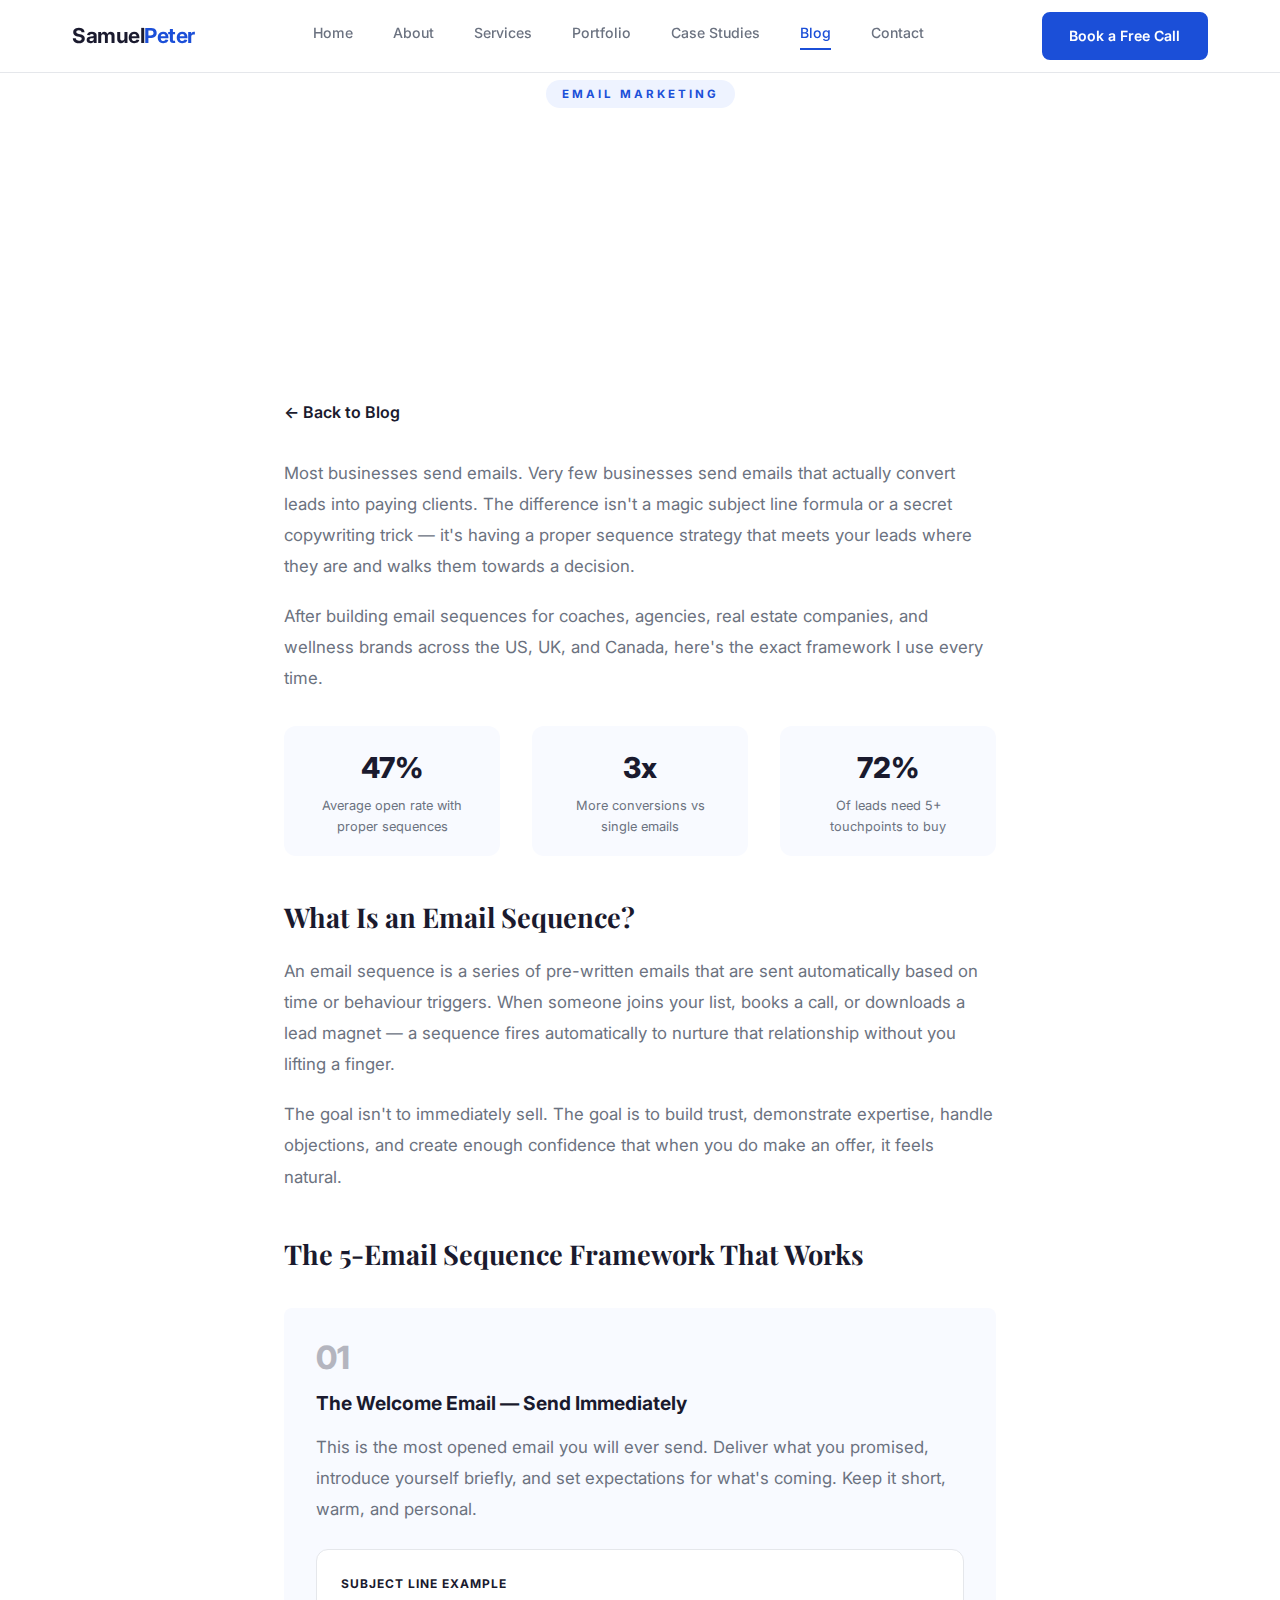
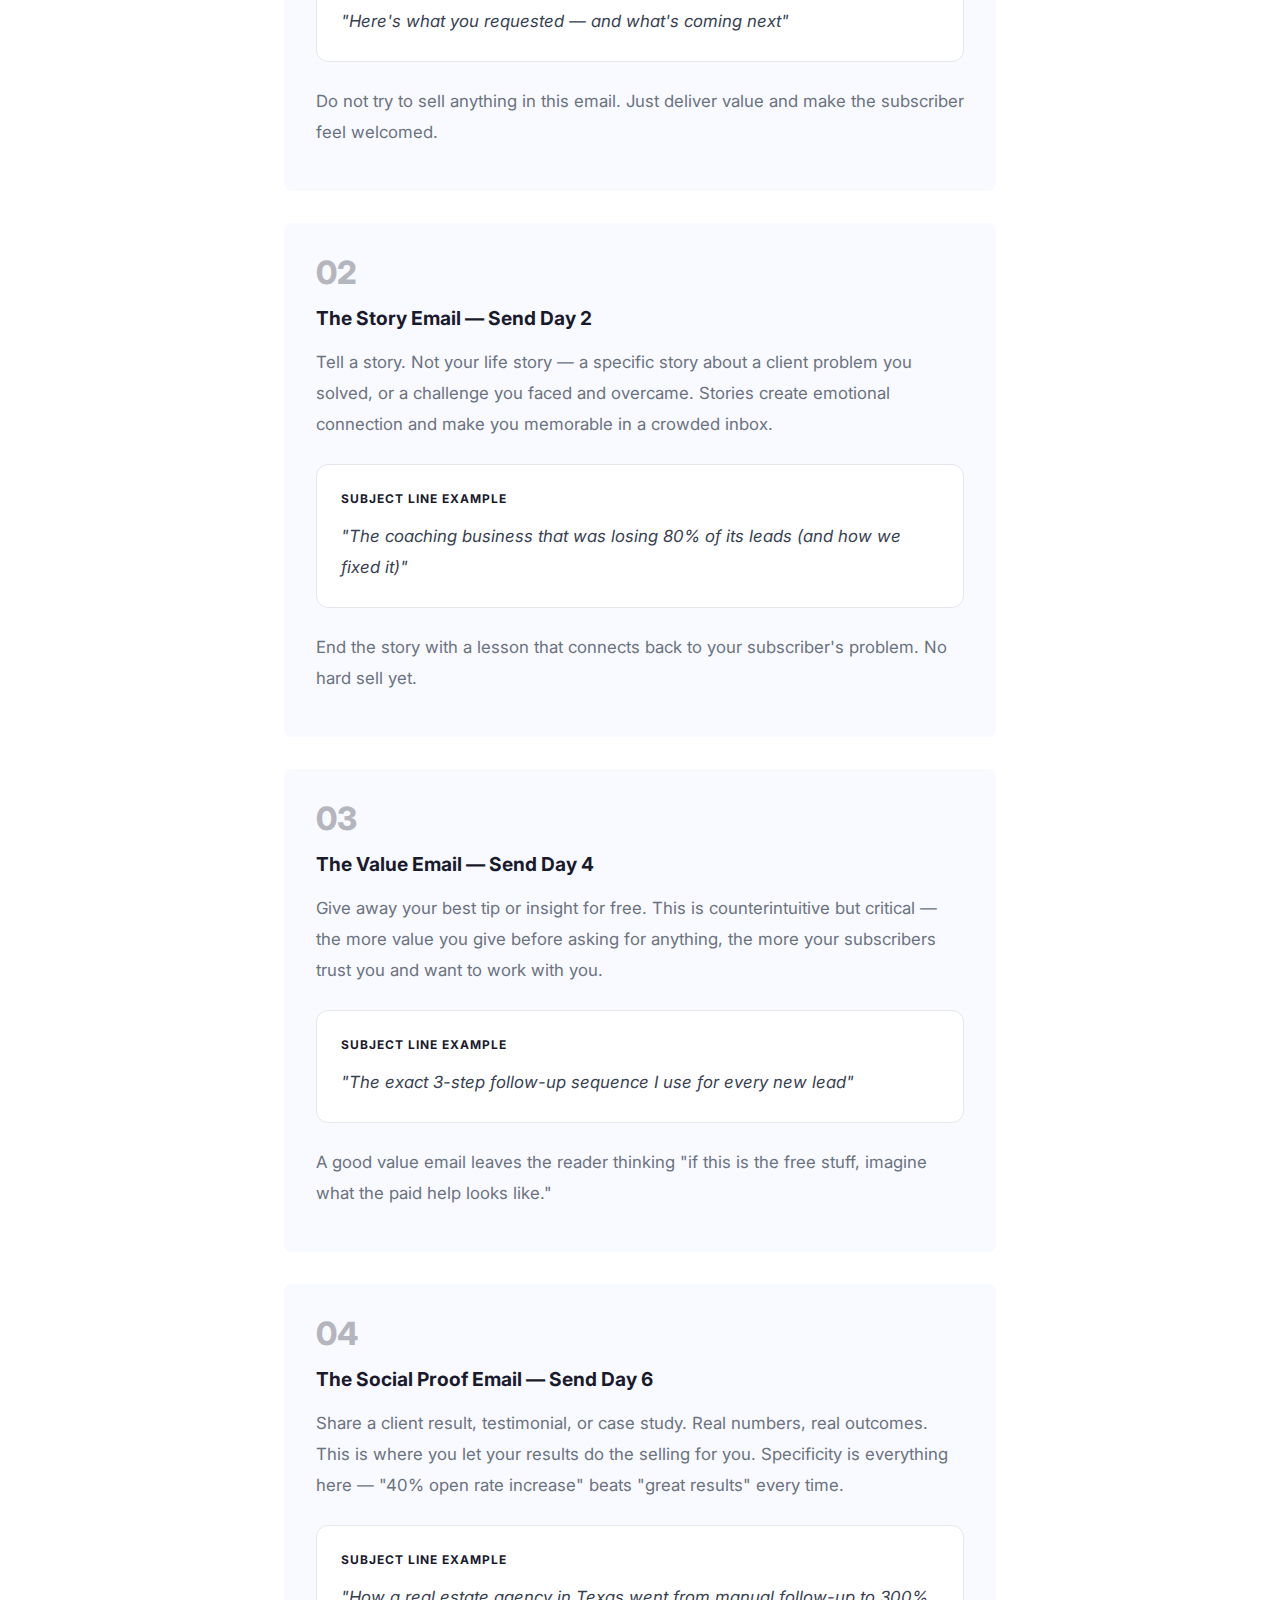
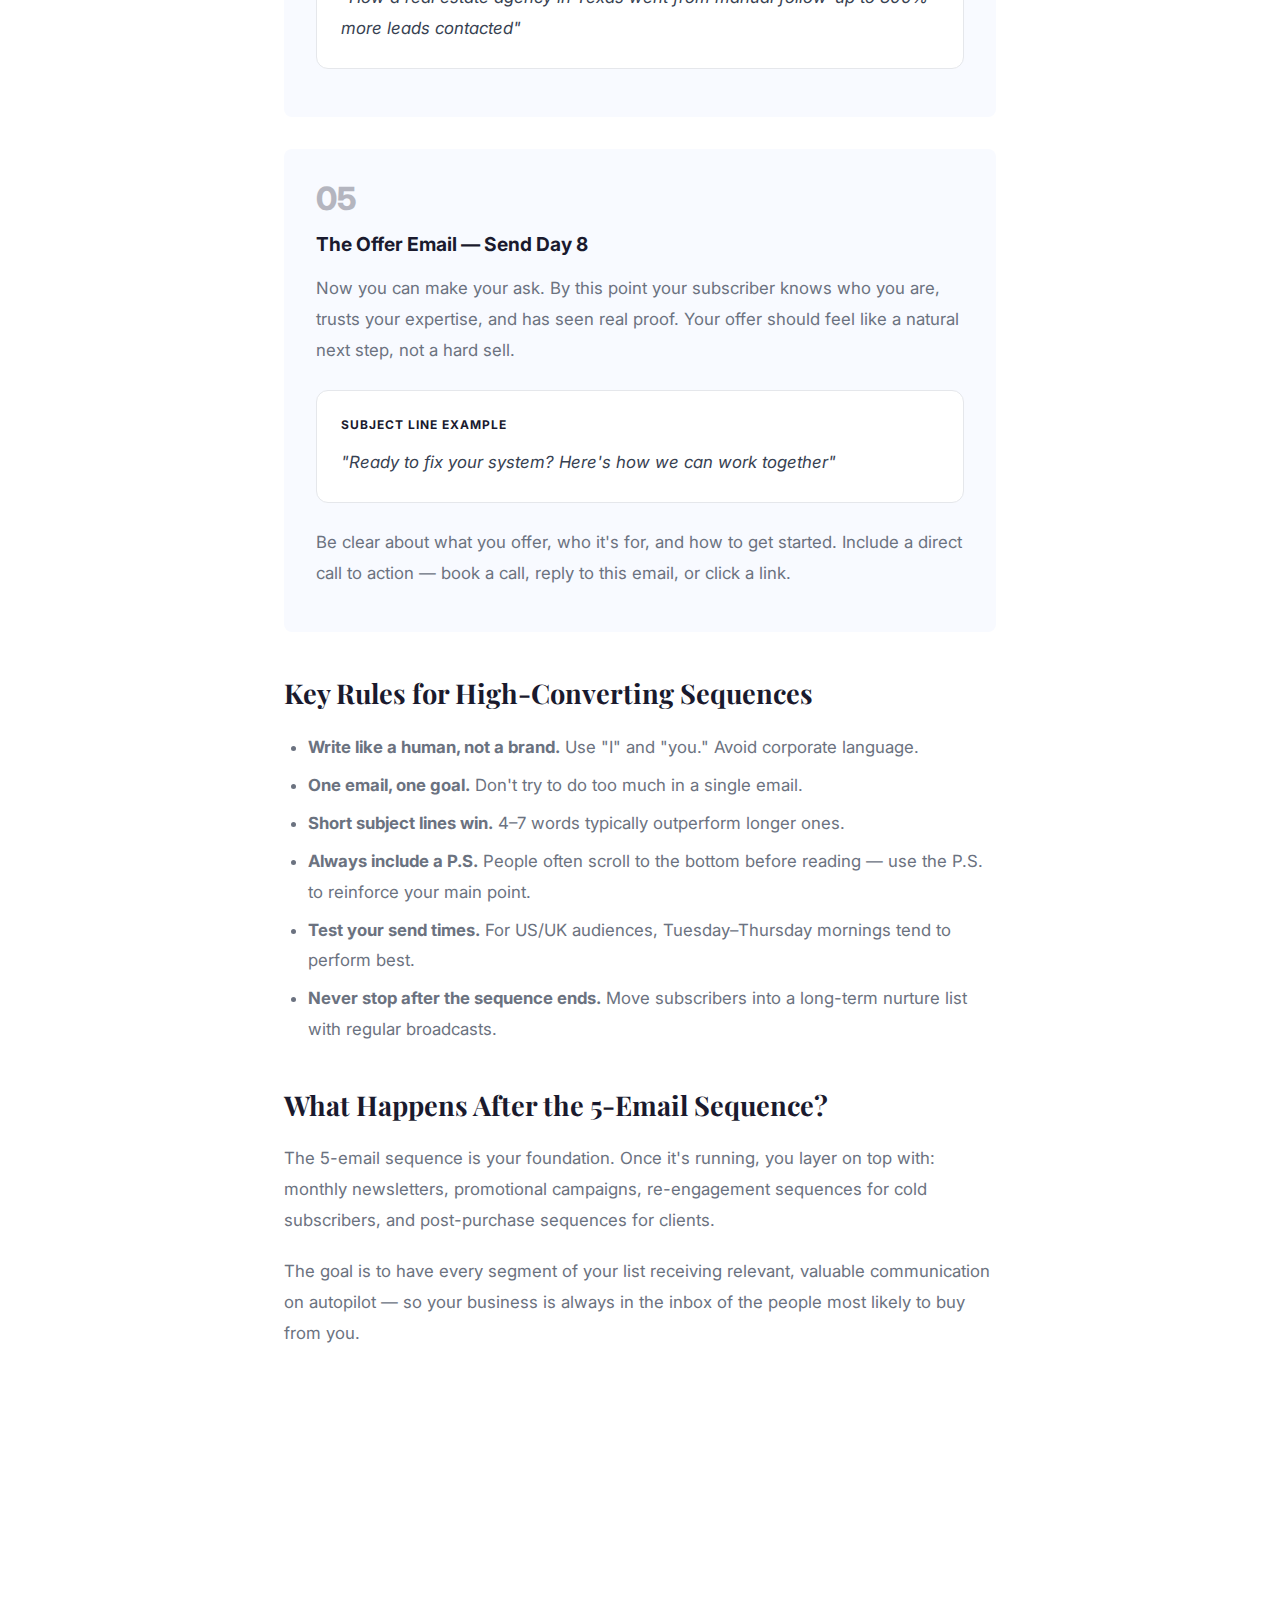
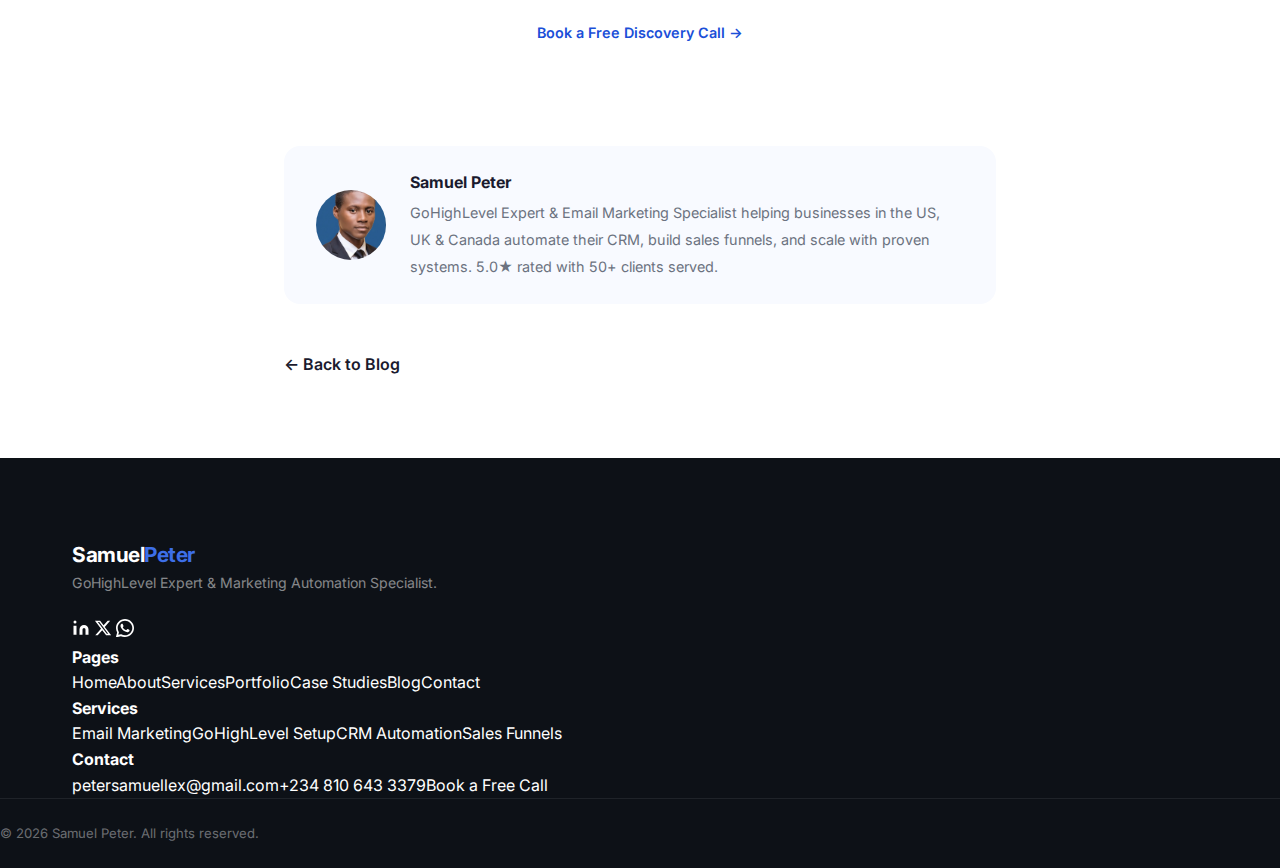
<file: blog-email-sequences.html>
<!DOCTYPE html>
<html lang="en">
<head>
  <meta charset="UTF-8"/>
  <meta name="viewport" content="width=device-width, initial-scale=1.0"/>
  <title>How to Write Email Sequences That Convert — Step by Step Guide | Samuel Peter</title>
  <meta name="description" content="Learn how to write email marketing sequences that nurture leads and convert them into paying clients. A practical step-by-step guide from an email marketing specialist."/>
  <meta name="keywords" content="email marketing sequences, how to write email sequences, email automation, nurture sequence, email marketing tips, email marketing specialist, convert leads with email"/>
  <meta name="author" content="Samuel Peter"/>
  <meta name="robots" content="index, follow"/>
  <meta property="og:title" content="How to Write Email Sequences That Convert — Step by Step Guide"/>
  <meta property="og:description" content="Learn how to write email marketing sequences that nurture leads and convert them into paying clients."/>
  <meta property="og:type" content="article"/>
  <meta property="og:url" content="https://petersamuelagada.github.io/blog-email-sequences.html"/>
  <meta property="og:image" content="https://petersamuelagada.github.io/peter-samuel.jpg"/>
  <link rel="canonical" href="https://petersamuelagada.github.io/blog-email-sequences.html"/>
  <link rel="icon" type="image/x-icon" href="favicon.ico"/>
  <link rel="stylesheet" href="main-style.css"/>
  <link href="https://fonts.googleapis.com/css2?family=Inter:wght@300;400;500;600;700&family=Playfair+Display:ital,wght@0,700;1,400&display=swap" rel="stylesheet"/>
  <script type="application/ld+json">
  {
    "@context": "https://schema.org",
    "@type": "BlogPosting",
    "headline": "How to Write Email Sequences That Convert",
    "author": {"@type": "Person", "name": "Samuel Peter"},
    "datePublished": "2026-02-22",
    "description": "A step-by-step guide to writing email sequences that nurture leads and convert them into paying clients.",
    "url": "https://petersamuelagada.github.io/blog-email-sequences.html"
  }
  </script>
  <style>
    .blog-post-hero { background: var(--bg-dark); padding: 5rem 0 3rem; text-align: center; }
    .blog-post-hero h1 { font-family: 'Playfair Display', serif; font-size: clamp(1.8rem, 4vw, 3rem); color: white; max-width: 800px; margin: 1rem auto; line-height: 1.3; }
    .blog-post-hero .meta { color: rgba(255,255,255,0.6); font-size: 0.9rem; margin-top: 1rem; }
    .blog-post-hero .meta span { margin: 0 0.5rem; }
    .blog-content { max-width: 760px; margin: 0 auto; padding: 3rem 1.5rem; }
    .blog-content h2 { font-family: 'Playfair Display', serif; font-size: 1.7rem; color: var(--text-dark); margin: 2.5rem 0 1rem; }
    .blog-content h3 { font-size: 1.2rem; font-weight: 700; color: var(--primary); margin: 2rem 0 0.8rem; }
    .blog-content p { color: var(--text-muted); line-height: 1.85; margin-bottom: 1.2rem; font-size: 1.05rem; }
    .blog-content ul { margin: 1rem 0 1.5rem 1.5rem; }
    .blog-content ul li { color: var(--text-muted); line-height: 1.8; margin-bottom: 0.5rem; font-size: 1.05rem; }
    .step-card { background: #F8FAFF; border-left: 4px solid var(--primary); border-radius: 8px; padding: 1.5rem 2rem; margin: 2rem 0; }
    .step-card .number { font-size: 2rem; font-weight: 800; color: var(--primary); opacity: 0.3; }
    .step-card h3 { margin-top: 0.3rem; color: var(--text-dark); }
    .email-example { background: white; border: 1px solid #E5E7EB; border-radius: 12px; padding: 1.5rem; margin: 1.5rem 0; }
    .email-example .email-label { font-size: 0.75rem; font-weight: 700; color: var(--primary); text-transform: uppercase; letter-spacing: 1px; margin-bottom: 0.8rem; }
    .email-example p { margin: 0; font-style: italic; color: #374151; }
    .cta-box { background: var(--primary); border-radius: 16px; padding: 2.5rem; text-align: center; margin: 3rem 0; }
    .cta-box h3 { color: white; font-size: 1.5rem; margin-bottom: 0.8rem; }
    .cta-box p { color: rgba(255,255,255,0.85); margin-bottom: 1.5rem; }
    .author-box { display: flex; gap: 1.5rem; align-items: center; background: #F8FAFF; border-radius: 16px; padding: 1.5rem 2rem; margin: 3rem 0; }
    .author-box img { width: 70px; height: 70px; border-radius: 50%; object-fit: cover; object-position: center 15%; flex-shrink: 0; }
    .author-box h4 { font-weight: 700; margin-bottom: 0.3rem; }
    .author-box p { margin: 0; font-size: 0.9rem; }
    .back-link { display: inline-flex; align-items: center; gap: 0.5rem; color: var(--primary); font-weight: 600; text-decoration: none; margin-bottom: 2rem; }
    .back-link:hover { text-decoration: underline; }
    .stat-row { display: flex; gap: 2rem; margin: 2rem 0; flex-wrap: wrap; }
    .stat-item { background: #F8FAFF; border-radius: 12px; padding: 1.2rem 1.5rem; text-align: center; flex: 1; min-width: 120px; }
    .stat-item .stat-num { font-size: 1.8rem; font-weight: 800; color: var(--primary); }
    .stat-item .stat-label { font-size: 0.8rem; color: var(--text-muted); margin-top: 0.3rem; }
  </style>
</head>
<body>

  <header class="navbar" id="navbar">
    <div class="container nav-inner">
      <a href="index.html" class="logo">Samuel<span>Peter</span></a>
      <nav class="nav-links">
        <a href="index.html">Home</a>
        <a href="about.html">About</a>
        <a href="services.html">Services</a>
        <a href="portfolio.html">Portfolio</a>
        <a href="case-studies.html">Case Studies</a>
        <a href="blog.html" class="active">Blog</a>
        <a href="contact.html">Contact</a>
      </nav>
      <a href="https://calendly.com/petersamuellex/government-contract" target="_blank" class="btn-primary">Book a Free Call</a>
      <button class="hamburger" id="hamburger">&#9776;</button>
    </div>
    <div class="mobile-menu" id="mobileMenu">
      <a href="index.html">Home</a><a href="about.html">About</a><a href="services.html">Services</a><a href="portfolio.html">Portfolio</a><a href="case-studies.html">Case Studies</a><a href="blog.html">Blog</a><a href="contact.html">Contact</a>
    </div>
  </header>

  <section class="blog-post-hero">
    <div class="container">
      <div class="section-tag">Email Marketing</div>
      <h1>How to Write Email Sequences That Actually Convert</h1>
      <div class="meta">
        <span>By Samuel Peter</span> · <span>February 22, 2026</span> · <span>7 min read</span>
      </div>
    </div>
  </section>

  <div class="blog-content">
    <a href="blog.html" class="back-link">← Back to Blog</a>

    <p>Most businesses send emails. Very few businesses send emails that actually convert leads into paying clients. The difference isn't a magic subject line formula or a secret copywriting trick — it's having a proper sequence strategy that meets your leads where they are and walks them towards a decision.</p>

    <p>After building email sequences for coaches, agencies, real estate companies, and wellness brands across the US, UK, and Canada, here's the exact framework I use every time.</p>

    <div class="stat-row">
      <div class="stat-item"><div class="stat-num">47%</div><div class="stat-label">Average open rate with proper sequences</div></div>
      <div class="stat-item"><div class="stat-num">3x</div><div class="stat-label">More conversions vs single emails</div></div>
      <div class="stat-item"><div class="stat-num">72%</div><div class="stat-label">Of leads need 5+ touchpoints to buy</div></div>
    </div>

    <h2>What Is an Email Sequence?</h2>
    <p>An email sequence is a series of pre-written emails that are sent automatically based on time or behaviour triggers. When someone joins your list, books a call, or downloads a lead magnet — a sequence fires automatically to nurture that relationship without you lifting a finger.</p>
    <p>The goal isn't to immediately sell. The goal is to build trust, demonstrate expertise, handle objections, and create enough confidence that when you do make an offer, it feels natural.</p>

    <h2>The 5-Email Sequence Framework That Works</h2>

    <div class="step-card">
      <div class="number">01</div>
      <h3>The Welcome Email — Send Immediately</h3>
      <p>This is the most opened email you will ever send. Deliver what you promised, introduce yourself briefly, and set expectations for what's coming. Keep it short, warm, and personal.</p>
      <div class="email-example">
        <div class="email-label">Subject Line Example</div>
        <p>"Here's what you requested — and what's coming next"</p>
      </div>
      <p>Do not try to sell anything in this email. Just deliver value and make the subscriber feel welcomed.</p>
    </div>

    <div class="step-card">
      <div class="number">02</div>
      <h3>The Story Email — Send Day 2</h3>
      <p>Tell a story. Not your life story — a specific story about a client problem you solved, or a challenge you faced and overcame. Stories create emotional connection and make you memorable in a crowded inbox.</p>
      <div class="email-example">
        <div class="email-label">Subject Line Example</div>
        <p>"The coaching business that was losing 80% of its leads (and how we fixed it)"</p>
      </div>
      <p>End the story with a lesson that connects back to your subscriber's problem. No hard sell yet.</p>
    </div>

    <div class="step-card">
      <div class="number">03</div>
      <h3>The Value Email — Send Day 4</h3>
      <p>Give away your best tip or insight for free. This is counterintuitive but critical — the more value you give before asking for anything, the more your subscribers trust you and want to work with you.</p>
      <div class="email-example">
        <div class="email-label">Subject Line Example</div>
        <p>"The exact 3-step follow-up sequence I use for every new lead"</p>
      </div>
      <p>A good value email leaves the reader thinking "if this is the free stuff, imagine what the paid help looks like."</p>
    </div>

    <div class="step-card">
      <div class="number">04</div>
      <h3>The Social Proof Email — Send Day 6</h3>
      <p>Share a client result, testimonial, or case study. Real numbers, real outcomes. This is where you let your results do the selling for you. Specificity is everything here — "40% open rate increase" beats "great results" every time.</p>
      <div class="email-example">
        <div class="email-label">Subject Line Example</div>
        <p>"How a real estate agency in Texas went from manual follow-up to 300% more leads contacted"</p>
      </div>
    </div>

    <div class="step-card">
      <div class="number">05</div>
      <h3>The Offer Email — Send Day 8</h3>
      <p>Now you can make your ask. By this point your subscriber knows who you are, trusts your expertise, and has seen real proof. Your offer should feel like a natural next step, not a hard sell.</p>
      <div class="email-example">
        <div class="email-label">Subject Line Example</div>
        <p>"Ready to fix your system? Here's how we can work together"</p>
      </div>
      <p>Be clear about what you offer, who it's for, and how to get started. Include a direct call to action — book a call, reply to this email, or click a link.</p>
    </div>

    <h2>Key Rules for High-Converting Sequences</h2>
    <ul>
      <li><strong>Write like a human, not a brand.</strong> Use "I" and "you." Avoid corporate language.</li>
      <li><strong>One email, one goal.</strong> Don't try to do too much in a single email.</li>
      <li><strong>Short subject lines win.</strong> 4–7 words typically outperform longer ones.</li>
      <li><strong>Always include a P.S.</strong> People often scroll to the bottom before reading — use the P.S. to reinforce your main point.</li>
      <li><strong>Test your send times.</strong> For US/UK audiences, Tuesday–Thursday mornings tend to perform best.</li>
      <li><strong>Never stop after the sequence ends.</strong> Move subscribers into a long-term nurture list with regular broadcasts.</li>
    </ul>

    <h2>What Happens After the 5-Email Sequence?</h2>
    <p>The 5-email sequence is your foundation. Once it's running, you layer on top with: monthly newsletters, promotional campaigns, re-engagement sequences for cold subscribers, and post-purchase sequences for clients.</p>
    <p>The goal is to have every segment of your list receiving relevant, valuable communication on autopilot — so your business is always in the inbox of the people most likely to buy from you.</p>

    <div class="cta-box">
      <h3>Want Me to Build Your Email Sequence?</h3>
      <p>I build complete email sequences — from strategy to copywriting to automation setup. Book a free call to discuss your business and what you need.</p>
      <a href="https://calendly.com/petersamuellex/government-contract" target="_blank" class="btn-white">Book a Free Discovery Call →</a>
    </div>

    <div class="author-box">
      <img src="peter-samuel.jpg" alt="Samuel Peter"/>
      <div>
        <h4>Samuel Peter</h4>
        <p>GoHighLevel Expert & Email Marketing Specialist helping businesses in the US, UK & Canada automate their CRM, build sales funnels, and scale with proven systems. 5.0★ rated with 50+ clients served.</p>
      </div>
    </div>

    <a href="blog.html" class="back-link">← Back to Blog</a>
  </div>

  <footer class="footer">
    <div class="container footer-grid">
      <div class="footer-brand">
        <a href="index.html" class="logo">Samuel<span>Peter</span></a>
        <p>GoHighLevel Expert & Marketing Automation Specialist.</p>
        <div class="footer-socials">
          <a href="https://www.linkedin.com/in/samuel-lex-/" target="_blank" aria-label="LinkedIn"><svg width="18" height="18" viewBox="0 0 24 24" fill="currentColor"><path d="M16 8a6 6 0 0 1 6 6v7h-4v-7a2 2 0 0 0-2-2 2 2 0 0 0-2 2v7h-4v-7a6 6 0 0 1 6-6z"/><rect x="2" y="9" width="4" height="12"/><circle cx="4" cy="4" r="2"/></svg></a>
          <a href="https://x.com/PeterSamue68242" target="_blank" aria-label="X"><svg width="18" height="18" viewBox="0 0 24 24" fill="currentColor"><path d="M18.244 2.25h3.308l-7.227 8.26 8.502 11.24H16.17l-5.214-6.817L4.99 21.75H1.68l7.73-8.835L1.254 2.25H8.08l4.713 6.231zm-1.161 17.52h1.833L7.084 4.126H5.117z"/></svg></a>
          <a href="https://wa.me/2348106433379" target="_blank" aria-label="WhatsApp"><svg width="18" height="18" viewBox="0 0 24 24" fill="currentColor"><path d="M17.472 14.382c-.297-.149-1.758-.867-2.03-.967-.273-.099-.471-.148-.67.15-.197.297-.767.966-.94 1.164-.173.199-.347.223-.644.075-.297-.15-1.255-.463-2.39-1.475-.883-.788-1.48-1.761-1.653-2.059-.173-.297-.018-.458.13-.606.134-.133.298-.347.446-.52.149-.174.198-.298.298-.497.099-.198.05-.371-.025-.52-.075-.149-.669-1.612-.916-2.207-.242-.579-.487-.5-.669-.51-.173-.008-.371-.01-.57-.01-.198 0-.52.074-.792.372-.272.297-1.04 1.016-1.04 2.479 0 1.462 1.065 2.875 1.213 3.074.149.198 2.096 3.2 5.077 4.487.709.306 1.262.489 1.694.625.712.227 1.36.195 1.871.118.571-.085 1.758-.719 2.006-1.413.248-.694.248-1.289.173-1.413-.074-.124-.272-.198-.57-.347z"/><path d="M12 0C5.373 0 0 5.373 0 12c0 2.127.558 4.126 1.532 5.862L.057 23.428a.75.75 0 0 0 .915.915l5.565-1.475A11.943 11.943 0 0 0 12 24c6.627 0 12-5.373 12-12S18.627 0 12 0zm0 21.75a9.712 9.712 0 0 1-4.951-1.355l-.355-.211-3.683.976.976-3.567-.23-.368A9.712 9.712 0 0 1 2.25 12C2.25 6.615 6.615 2.25 12 2.25S21.75 6.615 21.75 12 17.385 21.75 12 21.75z"/></svg></a>
        </div>
      </div>
      <div><h4>Pages</h4><a href="index.html">Home</a><a href="about.html">About</a><a href="services.html">Services</a><a href="portfolio.html">Portfolio</a><a href="case-studies.html">Case Studies</a><a href="blog.html">Blog</a><a href="contact.html">Contact</a></div>
      <div><h4>Services</h4><a href="services.html">Email Marketing</a><a href="services.html">GoHighLevel Setup</a><a href="services.html">CRM Automation</a><a href="services.html">Sales Funnels</a></div>
      <div><h4>Contact</h4><a href="mailto:petersamuellex@gmail.com">petersamuellex@gmail.com</a><a href="https://wa.me/2348106433379">+234 810 643 3379</a><a href="https://calendly.com/petersamuellex/government-contract" target="_blank">Book a Free Call</a></div>
    </div>
    <div class="footer-bottom"><p>© 2026 Samuel Peter. All rights reserved.</p></div>
  </footer>

  <script src="main.js"></script>
</body>
</html>
</file>
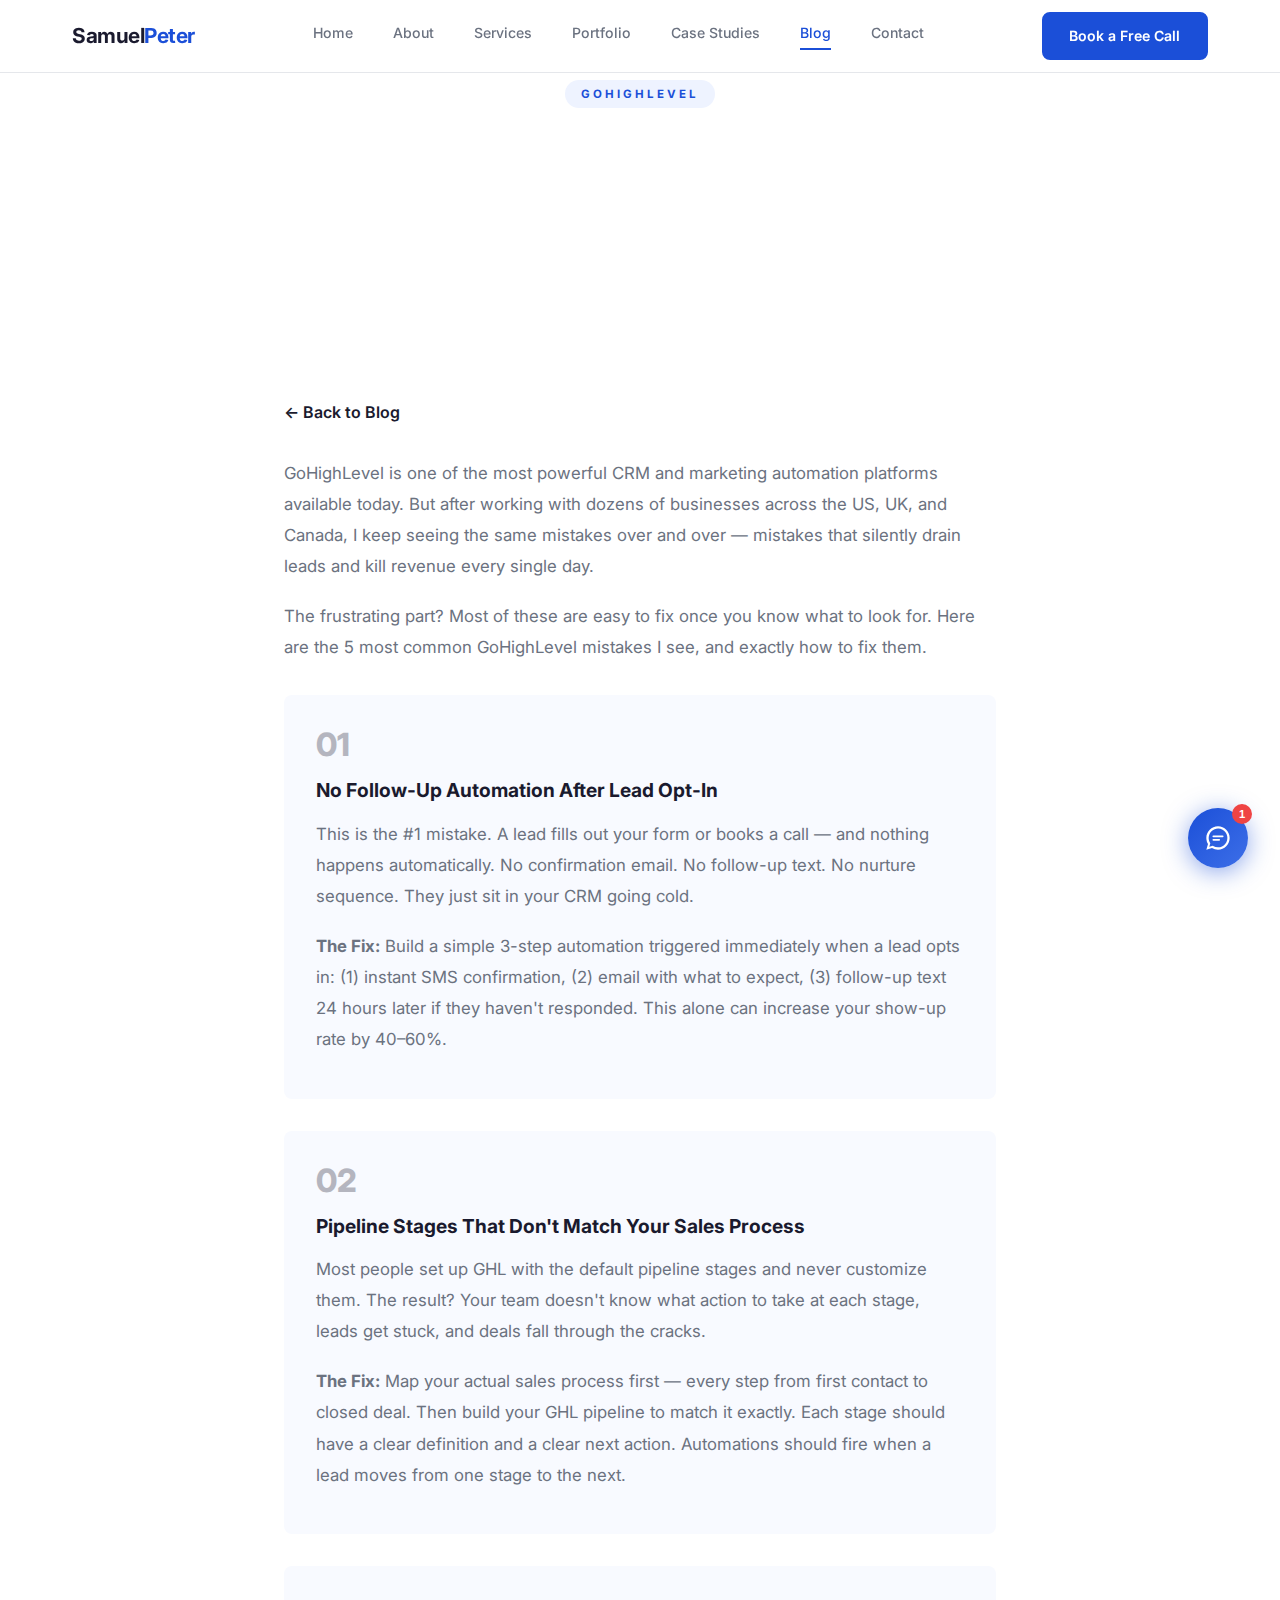
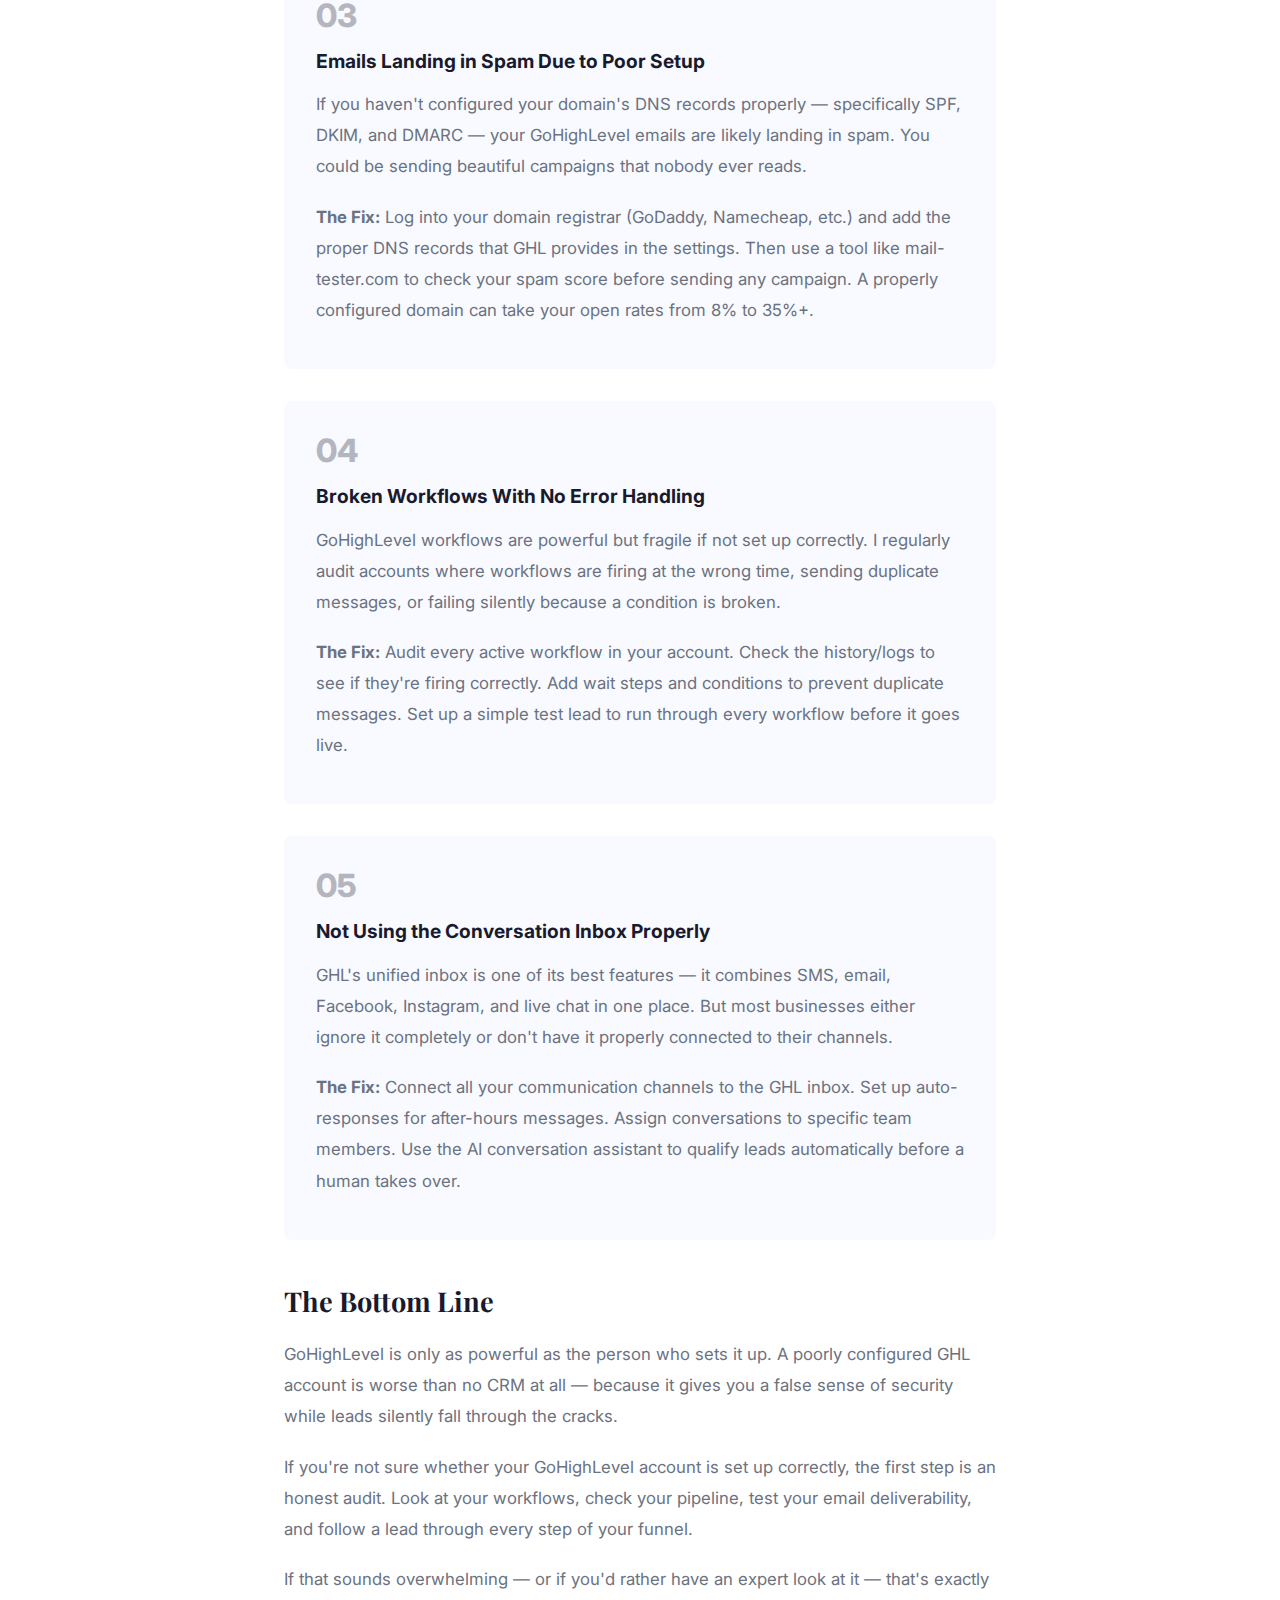
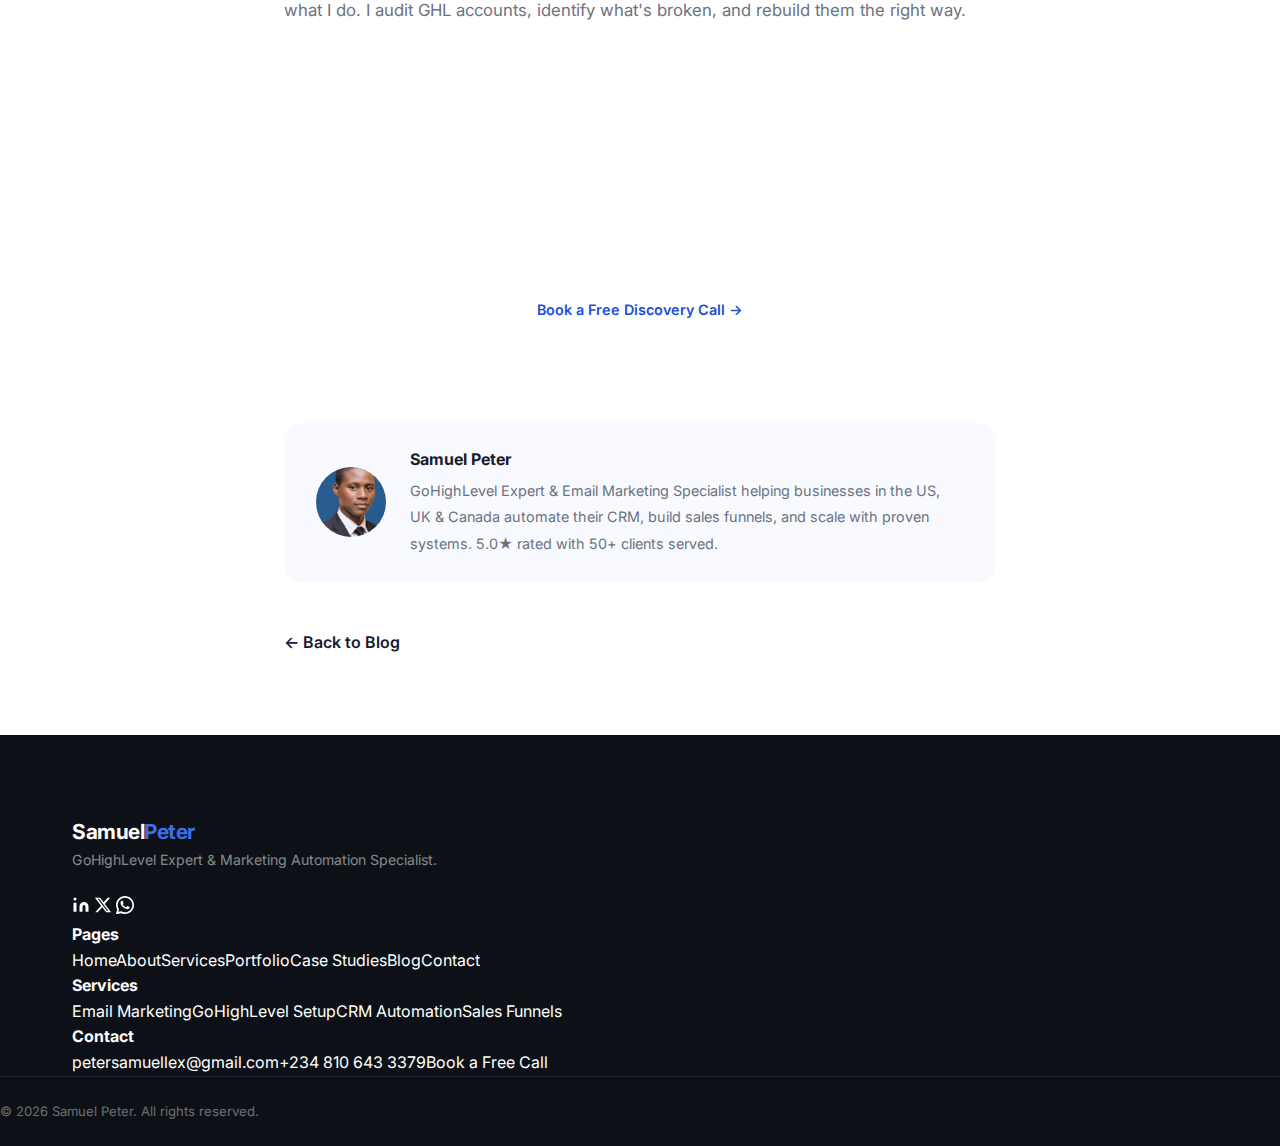
<file: blog-ghl-mistakes.html>
<!DOCTYPE html>
<html lang="en">
<head>
  <meta charset="UTF-8"/>
  <meta name="viewport" content="width=device-width, initial-scale=1.0"/>
  <title>5 GoHighLevel Mistakes That Are Costing You Leads Every Day | Samuel Peter</title>
  <meta name="description" content="Most GoHighLevel users are losing leads because of these 5 common setup mistakes. Learn how to fix your GHL CRM, workflows, and automations to stop missing out on revenue."/>
  <meta name="keywords" content="GoHighLevel mistakes, GHL setup errors, GoHighLevel CRM tips, GoHighLevel automation, fix GoHighLevel, GoHighLevel expert tips"/>
  <meta name="author" content="Samuel Peter"/>
  <meta name="robots" content="index, follow"/>
  <meta property="og:title" content="5 GoHighLevel Mistakes That Are Costing You Leads Every Day"/>
  <meta property="og:description" content="Most GoHighLevel users are losing leads because of these 5 common setup mistakes. Learn how to fix your GHL CRM and automations."/>
  <meta property="og:type" content="article"/>
  <meta property="og:url" content="https://petersamuelagada.github.io/blog-ghl-mistakes.html"/>
  <meta property="og:image" content="https://petersamuelagada.github.io/peter-samuel.jpg"/>
  <meta name="twitter:card" content="summary_large_image"/>
  <link rel="canonical" href="https://petersamuelagada.github.io/blog-ghl-mistakes.html"/>
  <link rel="icon" type="image/x-icon" href="favicon.ico"/>
  <link rel="stylesheet" href="main-style.css"/>
  <link href="https://fonts.googleapis.com/css2?family=Inter:wght@300;400;500;600;700&family=Playfair+Display:ital,wght@0,700;1,400&display=swap" rel="stylesheet"/>
  <script type="application/ld+json">
  {
    "@context": "https://schema.org",
    "@type": "BlogPosting",
    "headline": "5 GoHighLevel Mistakes That Are Costing You Leads Every Day",
    "author": {"@type": "Person", "name": "Samuel Peter"},
    "datePublished": "2026-02-15",
    "description": "Most GoHighLevel users are losing leads because of these 5 common setup mistakes.",
    "url": "https://petersamuelagada.github.io/blog-ghl-mistakes.html"
  }
  </script>
  <style>
    .blog-post-hero { background: var(--bg-dark); padding: 5rem 0 3rem; text-align: center; }
    .blog-post-hero h1 { font-family: 'Playfair Display', serif; font-size: clamp(1.8rem, 4vw, 3rem); color: white; max-width: 800px; margin: 1rem auto; line-height: 1.3; }
    .blog-post-hero .meta { color: rgba(255,255,255,0.6); font-size: 0.9rem; margin-top: 1rem; }
    .blog-post-hero .meta span { margin: 0 0.5rem; }
    .blog-content { max-width: 760px; margin: 0 auto; padding: 3rem 1.5rem; }
    .blog-content h2 { font-family: 'Playfair Display', serif; font-size: 1.7rem; color: var(--text-dark); margin: 2.5rem 0 1rem; }
    .blog-content h3 { font-size: 1.2rem; font-weight: 700; color: var(--primary); margin: 2rem 0 0.8rem; }
    .blog-content p { color: var(--text-muted); line-height: 1.85; margin-bottom: 1.2rem; font-size: 1.05rem; }
    .blog-content ul { margin: 1rem 0 1.5rem 1.5rem; }
    .blog-content ul li { color: var(--text-muted); line-height: 1.8; margin-bottom: 0.5rem; font-size: 1.05rem; }
    .mistake-card { background: #F8FAFF; border-left: 4px solid var(--primary); border-radius: 8px; padding: 1.5rem 2rem; margin: 2rem 0; }
    .mistake-card .number { font-size: 2rem; font-weight: 800; color: var(--primary); opacity: 0.3; }
    .mistake-card h3 { margin-top: 0.3rem; color: var(--text-dark); }
    .cta-box { background: var(--primary); border-radius: 16px; padding: 2.5rem; text-align: center; margin: 3rem 0; }
    .cta-box h3 { color: white; font-size: 1.5rem; margin-bottom: 0.8rem; }
    .cta-box p { color: rgba(255,255,255,0.85); margin-bottom: 1.5rem; }
    .author-box { display: flex; gap: 1.5rem; align-items: center; background: #F8FAFF; border-radius: 16px; padding: 1.5rem 2rem; margin: 3rem 0; }
    .author-box img { width: 70px; height: 70px; border-radius: 50%; object-fit: cover; object-position: center 15%; flex-shrink: 0; }
    .author-box h4 { font-weight: 700; margin-bottom: 0.3rem; }
    .author-box p { margin: 0; font-size: 0.9rem; }
    .back-link { display: inline-flex; align-items: center; gap: 0.5rem; color: var(--primary); font-weight: 600; text-decoration: none; margin-bottom: 2rem; }
    .back-link:hover { text-decoration: underline; }
  </style>
</head>
<body>

  <header class="navbar" id="navbar">
    <div class="container nav-inner">
      <a href="index.html" class="logo">Samuel<span>Peter</span></a>
      <nav class="nav-links">
        <a href="index.html">Home</a>
        <a href="about.html">About</a>
        <a href="services.html">Services</a>
        <a href="portfolio.html">Portfolio</a>
        <a href="case-studies.html">Case Studies</a>
        <a href="blog.html" class="active">Blog</a>
        <a href="contact.html">Contact</a>
      </nav>
      <a href="https://calendly.com/petersamuellex/government-contract" target="_blank" class="btn-primary">Book a Free Call</a>
      <button class="hamburger" id="hamburger">&#9776;</button>
    </div>
    <div class="mobile-menu" id="mobileMenu">
      <a href="index.html">Home</a><a href="about.html">About</a><a href="services.html">Services</a><a href="portfolio.html">Portfolio</a><a href="case-studies.html">Case Studies</a><a href="blog.html">Blog</a><a href="contact.html">Contact</a>
    </div>
  </header>

  <section class="blog-post-hero">
    <div class="container">
      <div class="section-tag">GoHighLevel</div>
      <h1>5 GoHighLevel Mistakes That Are Costing You Leads Every Day</h1>
      <div class="meta">
        <span>By Samuel Peter</span> · <span>February 15, 2026</span> · <span>6 min read</span>
      </div>
    </div>
  </section>

  <div class="blog-content">
    <a href="blog.html" class="back-link">← Back to Blog</a>

    <p>GoHighLevel is one of the most powerful CRM and marketing automation platforms available today. But after working with dozens of businesses across the US, UK, and Canada, I keep seeing the same mistakes over and over — mistakes that silently drain leads and kill revenue every single day.</p>

    <p>The frustrating part? Most of these are easy to fix once you know what to look for. Here are the 5 most common GoHighLevel mistakes I see, and exactly how to fix them.</p>

    <div class="mistake-card">
      <div class="number">01</div>
      <h3>No Follow-Up Automation After Lead Opt-In</h3>
      <p>This is the #1 mistake. A lead fills out your form or books a call — and nothing happens automatically. No confirmation email. No follow-up text. No nurture sequence. They just sit in your CRM going cold.</p>
      <p><strong>The Fix:</strong> Build a simple 3-step automation triggered immediately when a lead opts in: (1) instant SMS confirmation, (2) email with what to expect, (3) follow-up text 24 hours later if they haven't responded. This alone can increase your show-up rate by 40–60%.</p>
    </div>

    <div class="mistake-card">
      <div class="number">02</div>
      <h3>Pipeline Stages That Don't Match Your Sales Process</h3>
      <p>Most people set up GHL with the default pipeline stages and never customize them. The result? Your team doesn't know what action to take at each stage, leads get stuck, and deals fall through the cracks.</p>
      <p><strong>The Fix:</strong> Map your actual sales process first — every step from first contact to closed deal. Then build your GHL pipeline to match it exactly. Each stage should have a clear definition and a clear next action. Automations should fire when a lead moves from one stage to the next.</p>
    </div>

    <div class="mistake-card">
      <div class="number">03</div>
      <h3>Emails Landing in Spam Due to Poor Setup</h3>
      <p>If you haven't configured your domain's DNS records properly — specifically SPF, DKIM, and DMARC — your GoHighLevel emails are likely landing in spam. You could be sending beautiful campaigns that nobody ever reads.</p>
      <p><strong>The Fix:</strong> Log into your domain registrar (GoDaddy, Namecheap, etc.) and add the proper DNS records that GHL provides in the settings. Then use a tool like mail-tester.com to check your spam score before sending any campaign. A properly configured domain can take your open rates from 8% to 35%+.</p>
    </div>

    <div class="mistake-card">
      <div class="number">04</div>
      <h3>Broken Workflows With No Error Handling</h3>
      <p>GoHighLevel workflows are powerful but fragile if not set up correctly. I regularly audit accounts where workflows are firing at the wrong time, sending duplicate messages, or failing silently because a condition is broken.</p>
      <p><strong>The Fix:</strong> Audit every active workflow in your account. Check the history/logs to see if they're firing correctly. Add wait steps and conditions to prevent duplicate messages. Set up a simple test lead to run through every workflow before it goes live.</p>
    </div>

    <div class="mistake-card">
      <div class="number">05</div>
      <h3>Not Using the Conversation Inbox Properly</h3>
      <p>GHL's unified inbox is one of its best features — it combines SMS, email, Facebook, Instagram, and live chat in one place. But most businesses either ignore it completely or don't have it properly connected to their channels.</p>
      <p><strong>The Fix:</strong> Connect all your communication channels to the GHL inbox. Set up auto-responses for after-hours messages. Assign conversations to specific team members. Use the AI conversation assistant to qualify leads automatically before a human takes over.</p>
    </div>

    <h2>The Bottom Line</h2>
    <p>GoHighLevel is only as powerful as the person who sets it up. A poorly configured GHL account is worse than no CRM at all — because it gives you a false sense of security while leads silently fall through the cracks.</p>
    <p>If you're not sure whether your GoHighLevel account is set up correctly, the first step is an honest audit. Look at your workflows, check your pipeline, test your email deliverability, and follow a lead through every step of your funnel.</p>
    <p>If that sounds overwhelming — or if you'd rather have an expert look at it — that's exactly what I do. I audit GHL accounts, identify what's broken, and rebuild them the right way.</p>

    <div class="cta-box">
      <h3>Is Your GoHighLevel System Losing You Leads?</h3>
      <p>Book a free 30-minute call and I'll tell you exactly what's broken and how to fix it. No pressure, no pitch.</p>
      <a href="https://calendly.com/petersamuellex/government-contract" target="_blank" class="btn-white">Book a Free Discovery Call →</a>
    </div>

    <div class="author-box">
      <img src="peter-samuel.jpg" alt="Samuel Peter"/>
      <div>
        <h4>Samuel Peter</h4>
        <p>GoHighLevel Expert & Email Marketing Specialist helping businesses in the US, UK & Canada automate their CRM, build sales funnels, and scale with proven systems. 5.0★ rated with 50+ clients served.</p>
      </div>
    </div>

    <a href="blog.html" class="back-link">← Back to Blog</a>
  </div>

  <footer class="footer">
    <div class="container footer-grid">
      <div class="footer-brand">
        <a href="index.html" class="logo">Samuel<span>Peter</span></a>
        <p>GoHighLevel Expert & Marketing Automation Specialist.</p>
        <div class="footer-socials">
          <a href="https://www.linkedin.com/in/samuel-lex-/" target="_blank" aria-label="LinkedIn"><svg width="18" height="18" viewBox="0 0 24 24" fill="currentColor"><path d="M16 8a6 6 0 0 1 6 6v7h-4v-7a2 2 0 0 0-2-2 2 2 0 0 0-2 2v7h-4v-7a6 6 0 0 1 6-6z"/><rect x="2" y="9" width="4" height="12"/><circle cx="4" cy="4" r="2"/></svg></a>
          <a href="https://x.com/PeterSamue68242" target="_blank" aria-label="X"><svg width="18" height="18" viewBox="0 0 24 24" fill="currentColor"><path d="M18.244 2.25h3.308l-7.227 8.26 8.502 11.24H16.17l-5.214-6.817L4.99 21.75H1.68l7.73-8.835L1.254 2.25H8.08l4.713 6.231zm-1.161 17.52h1.833L7.084 4.126H5.117z"/></svg></a>
          <a href="https://wa.me/2348106433379" target="_blank" aria-label="WhatsApp"><svg width="18" height="18" viewBox="0 0 24 24" fill="currentColor"><path d="M17.472 14.382c-.297-.149-1.758-.867-2.03-.967-.273-.099-.471-.148-.67.15-.197.297-.767.966-.94 1.164-.173.199-.347.223-.644.075-.297-.15-1.255-.463-2.39-1.475-.883-.788-1.48-1.761-1.653-2.059-.173-.297-.018-.458.13-.606.134-.133.298-.347.446-.52.149-.174.198-.298.298-.497.099-.198.05-.371-.025-.52-.075-.149-.669-1.612-.916-2.207-.242-.579-.487-.5-.669-.51-.173-.008-.371-.01-.57-.01-.198 0-.52.074-.792.372-.272.297-1.04 1.016-1.04 2.479 0 1.462 1.065 2.875 1.213 3.074.149.198 2.096 3.2 5.077 4.487.709.306 1.262.489 1.694.625.712.227 1.36.195 1.871.118.571-.085 1.758-.719 2.006-1.413.248-.694.248-1.289.173-1.413-.074-.124-.272-.198-.57-.347z"/><path d="M12 0C5.373 0 0 5.373 0 12c0 2.127.558 4.126 1.532 5.862L.057 23.428a.75.75 0 0 0 .915.915l5.565-1.475A11.943 11.943 0 0 0 12 24c6.627 0 12-5.373 12-12S18.627 0 12 0zm0 21.75a9.712 9.712 0 0 1-4.951-1.355l-.355-.211-3.683.976.976-3.567-.23-.368A9.712 9.712 0 0 1 2.25 12C2.25 6.615 6.615 2.25 12 2.25S21.75 6.615 21.75 12 17.385 21.75 12 21.75z"/></svg></a>
        </div>
      </div>
      <div><h4>Pages</h4><a href="index.html">Home</a><a href="about.html">About</a><a href="services.html">Services</a><a href="portfolio.html">Portfolio</a><a href="case-studies.html">Case Studies</a><a href="blog.html">Blog</a><a href="contact.html">Contact</a></div>
      <div><h4>Services</h4><a href="services.html">Email Marketing</a><a href="services.html">GoHighLevel Setup</a><a href="services.html">CRM Automation</a><a href="services.html">Sales Funnels</a></div>
      <div><h4>Contact</h4><a href="mailto:petersamuellex@gmail.com">petersamuellex@gmail.com</a><a href="https://wa.me/2348106433379">+234 810 643 3379</a><a href="https://calendly.com/petersamuellex/government-contract" target="_blank">Book a Free Call</a></div>
    </div>
    <div class="footer-bottom"><p>© 2026 Samuel Peter. All rights reserved.</p></div>
  </footer>

  <script src="main.js"></script>


<script src="chatbot.js"></script>
<script src="exit-popup.js"></script>
</body>
</html>
</file>
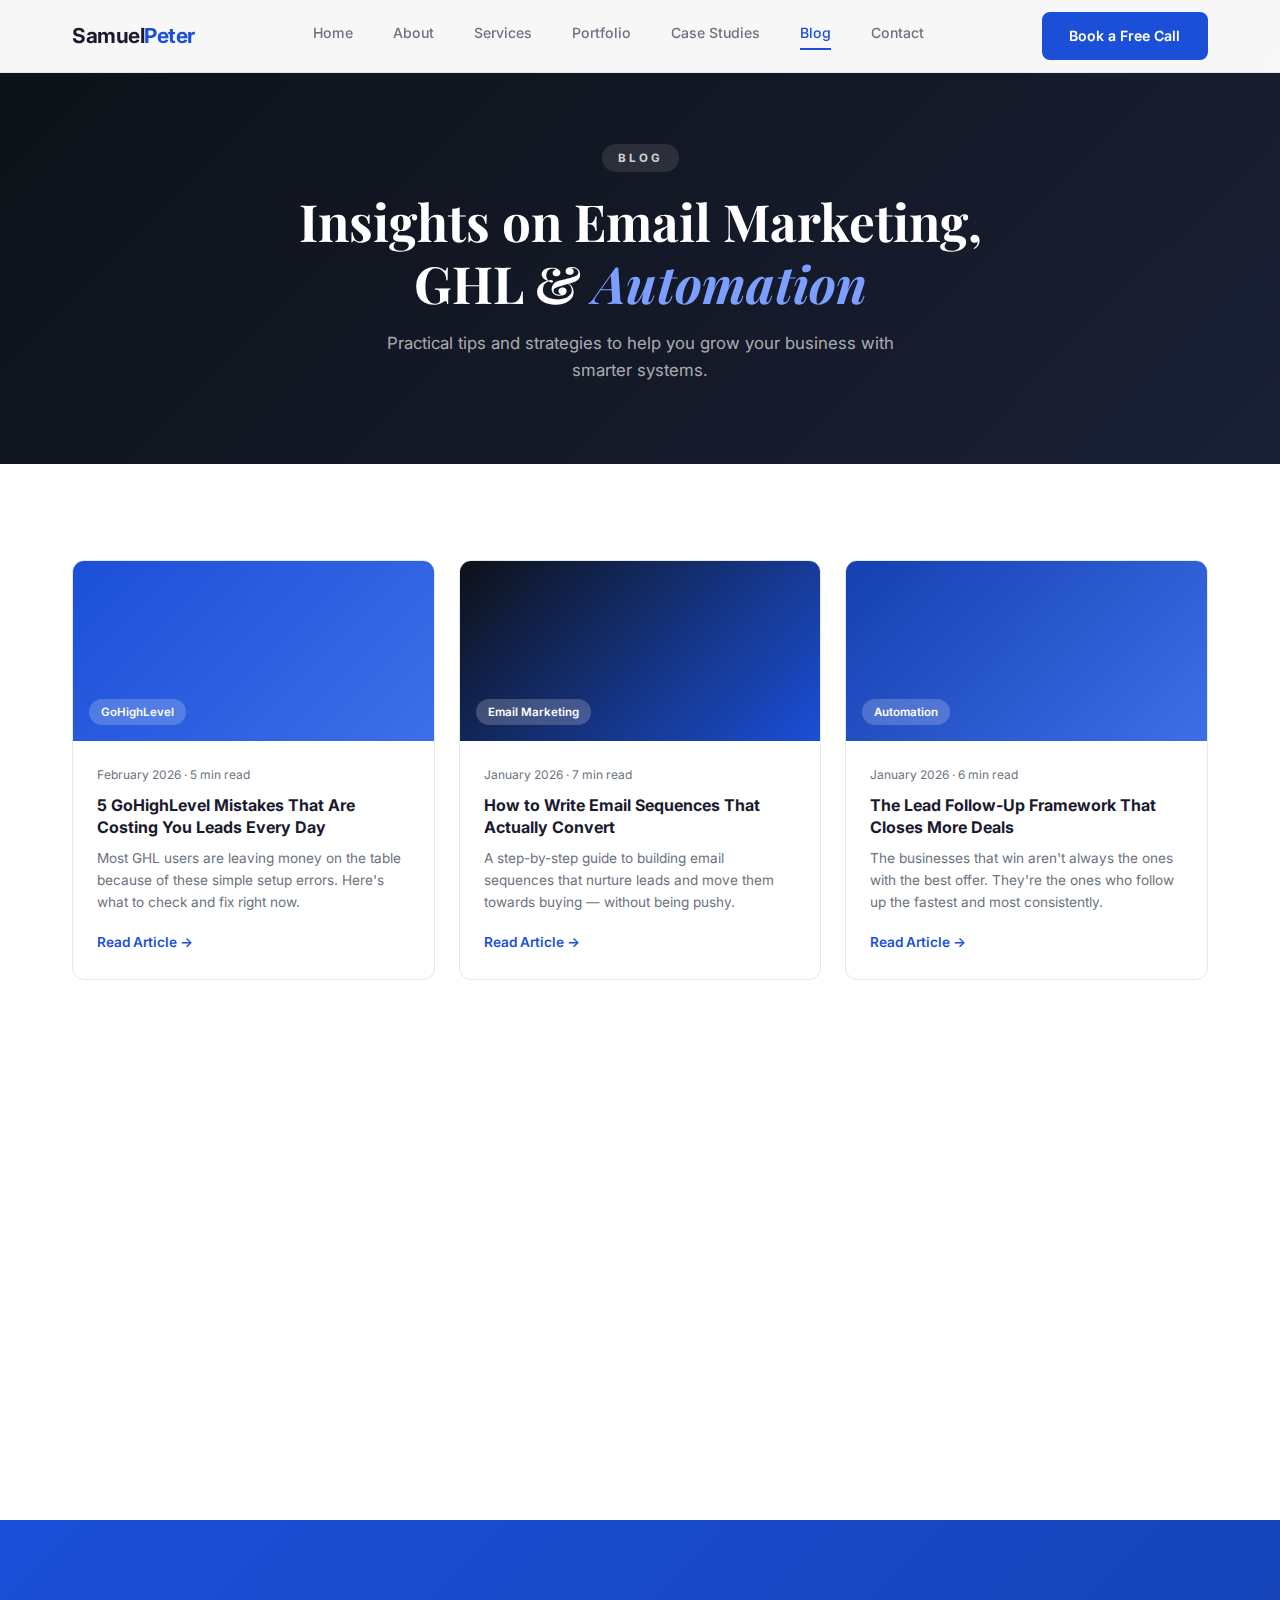
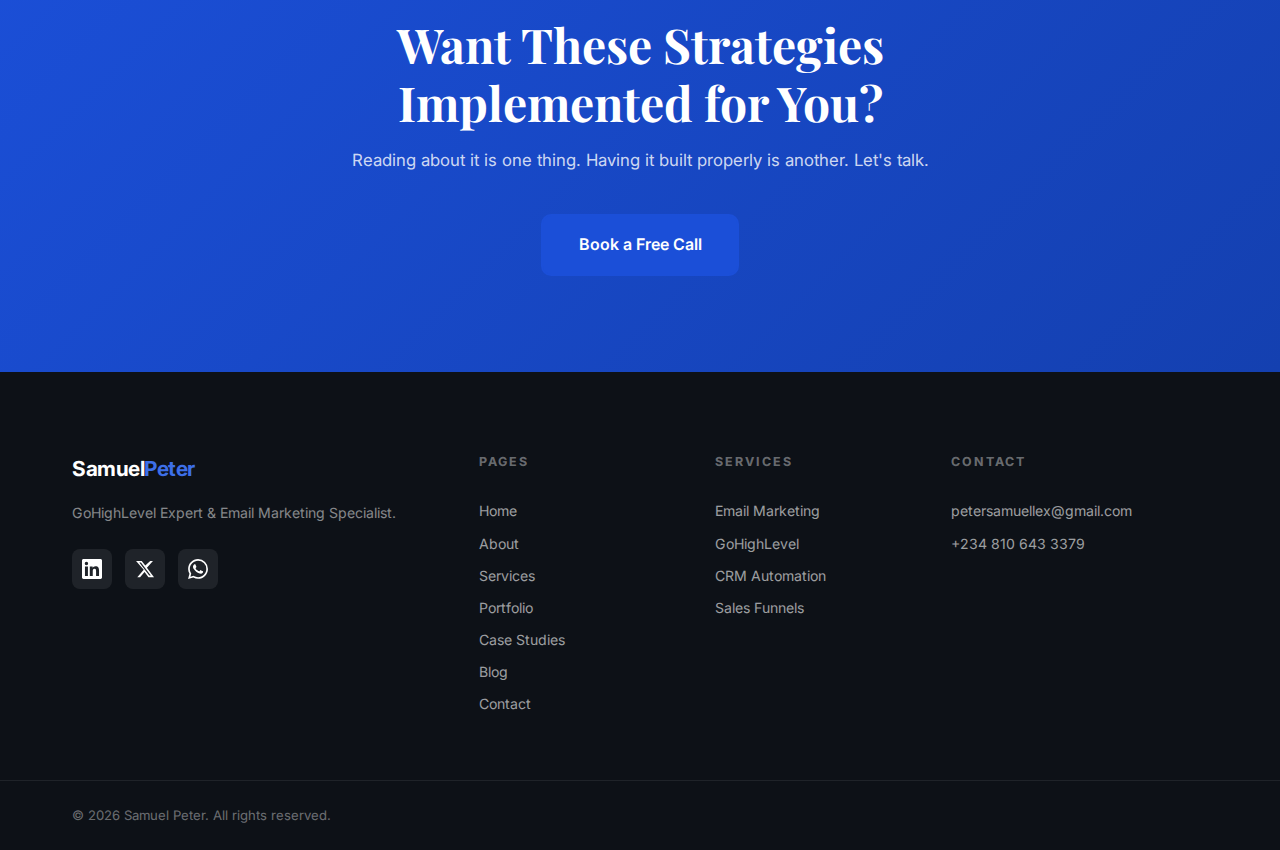
<file: blog.html>
<!DOCTYPE html>
<html lang="en">
<head>
  <meta charset="UTF-8"/>
  <meta name="viewport" content="width=device-width, initial-scale=1.0"/>
  <title>Blog — Samuel Peter</title>
  <link rel="stylesheet" href="style.css"/>
  <link href="https://fonts.googleapis.com/css2?family=Inter:wght@300;400;500;600;700&family=Playfair+Display:ital,wght@0,700;1,400&display=swap" rel="stylesheet"/>
</head>
<body>
  <header class="navbar" id="navbar">
    <div class="container nav-inner">
      <a href="index.html" class="logo">Samuel<span>Peter</span></a>
      <nav class="nav-links">
        <a href="index.html">Home</a>
        <a href="about.html">About</a>
        <a href="services.html">Services</a>
        <a href="portfolio.html">Portfolio</a>
        <a href="case-studies.html">Case Studies</a>
        <a href="blog.html" class="active">Blog</a>
        <a href="contact.html">Contact</a>
      </nav>
      <a href="https://calendly.com/petersamuellex/government-contract" target="_blank" class="btn-primary">Book a Free Call</a>
      <button class="hamburger" id="hamburger">&#9776;</button>
    </div>
    <div class="mobile-menu" id="mobileMenu">
      <a href="index.html">Home</a><a href="about.html">About</a><a href="services.html">Services</a><a href="portfolio.html">Portfolio</a><a href="case-studies.html">Case Studies</a><a href="blog.html">Blog</a><a href="contact.html">Contact</a>
    </div>
  </header>

  <section class="page-hero">
    <div class="container">
      <div class="section-tag">Blog</div>
      <h1>Insights on Email Marketing,<br/>GHL & <em>Automation</em></h1>
      <p>Practical tips and strategies to help you grow your business with smarter systems.</p>
    </div>
  </section>

  <section class="section bg-white">
    <div class="container">
      <div class="blog-grid">
        <div class="blog-card reveal">
          <div class="blog-img blog-img-1">
            <div class="blog-cat-tag">GoHighLevel</div>
          </div>
          <div class="blog-body">
            <div class="blog-meta">February 2026 · 5 min read</div>
            <h3>5 GoHighLevel Mistakes That Are Costing You Leads Every Day</h3>
            <p>Most GHL users are leaving money on the table because of these simple setup errors. Here's what to check and fix right now.</p>
            <a href="#" class="card-link">Read Article →</a>
          </div>
        </div>
        <div class="blog-card reveal">
          <div class="blog-img blog-img-2">
            <div class="blog-cat-tag">Email Marketing</div>
          </div>
          <div class="blog-body">
            <div class="blog-meta">January 2026 · 7 min read</div>
            <h3>How to Write Email Sequences That Actually Convert</h3>
            <p>A step-by-step guide to building email sequences that nurture leads and move them towards buying — without being pushy.</p>
            <a href="#" class="card-link">Read Article →</a>
          </div>
        </div>
        <div class="blog-card reveal">
          <div class="blog-img blog-img-3">
            <div class="blog-cat-tag">Automation</div>
          </div>
          <div class="blog-body">
            <div class="blog-meta">January 2026 · 6 min read</div>
            <h3>The Lead Follow-Up Framework That Closes More Deals</h3>
            <p>The businesses that win aren't always the ones with the best offer. They're the ones who follow up the fastest and most consistently.</p>
            <a href="#" class="card-link">Read Article →</a>
          </div>
        </div>
        <div class="blog-card reveal">
          <div class="blog-img blog-img-1">
            <div class="blog-cat-tag">CRM</div>
          </div>
          <div class="blog-body">
            <div class="blog-meta">December 2025 · 4 min read</div>
            <h3>Why Your CRM Is Broken (And How to Fix It This Week)</h3>
            <p>A messy CRM is one of the most expensive invisible problems in any business. Here's how to audit and clean yours up fast.</p>
            <a href="#" class="card-link">Read Article →</a>
          </div>
        </div>
        <div class="blog-card reveal">
          <div class="blog-img blog-img-2">
            <div class="blog-cat-tag">Funnels</div>
          </div>
          <div class="blog-body">
            <div class="blog-meta">December 2025 · 8 min read</div>
            <h3>Building a High-Converting Lead Gen Funnel Inside GHL</h3>
            <p>A complete walkthrough of how I build lead generation funnels inside GoHighLevel that bring in qualified leads on autopilot.</p>
            <a href="#" class="card-link">Read Article →</a>
          </div>
        </div>
        <div class="blog-card reveal">
          <div class="blog-img blog-img-3">
            <div class="blog-cat-tag">Email Marketing</div>
          </div>
          <div class="blog-body">
            <div class="blog-meta">November 2025 · 5 min read</div>
            <h3>Email Deliverability: Why Your Emails Go to Spam & How to Fix It</h3>
            <p>Getting your emails into the inbox is half the battle. Here's everything you need to know about deliverability and how to improve it.</p>
            <a href="#" class="card-link">Read Article →</a>
          </div>
        </div>
      </div>
    </div>
  </section>

  <section class="cta-section">
    <div class="container cta-inner">
      <h2>Want These Strategies<br/>Implemented for You?</h2>
      <p>Reading about it is one thing. Having it built properly is another. Let's talk.</p>
      <div class="cta-btns">
        <a href="https://calendly.com/petersamuellex/government-contract" target="_blank" class="btn-primary large">Book a Free Call</a>
      </div>
    </div>
  </section>

  <footer class="footer">
    <div class="container footer-inner">
      <div class="footer-brand">
        <div class="logo">Samuel<span>Peter</span></div>
        <p>GoHighLevel Expert & Email Marketing Specialist.</p>
        <div class="social-links">
          <a href="https://www.linkedin.com/in/samuel-lex-/" target="_blank" class="linkedin" title="LinkedIn"><svg viewBox="0 0 24 24"><path d="M20.447 20.452h-3.554v-5.569c0-1.328-.027-3.037-1.852-3.037-1.853 0-2.136 1.445-2.136 2.939v5.667H9.351V9h3.414v1.561h.046c.477-.9 1.637-1.85 3.37-1.85 3.601 0 4.267 2.37 4.267 5.455v6.286zM5.337 7.433a2.062 2.062 0 01-2.063-2.065 2.064 2.064 0 112.063 2.065zm1.782 13.019H3.555V9h3.564v11.452zM22.225 0H1.771C.792 0 0 .774 0 1.729v20.542C0 23.227.792 24 1.771 24h20.451C23.2 24 24 23.227 24 22.271V1.729C24 .774 23.2 0 22.222 0h.003z" fill="white"/></svg></a>
          <a href="https://x.com/PeterSamue68242" target="_blank" class="twitter" title="Twitter/X"><svg viewBox="0 0 24 24"><path d="M18.244 2.25h3.308l-7.227 8.26 8.502 11.24H16.17l-4.714-6.231-5.401 6.231H2.744l7.737-8.835L1.254 2.25H8.08l4.253 5.622zm-1.161 17.52h1.833L7.084 4.126H5.117z" fill="white"/></svg></a>
          <a href="https://wa.me/2348106433379" target="_blank" class="whatsapp" title="WhatsApp"><svg viewBox="0 0 24 24"><path d="M17.472 14.382c-.297-.149-1.758-.867-2.03-.967-.273-.099-.471-.148-.67.15-.197.297-.767.966-.94 1.164-.173.199-.347.223-.644.075-.297-.15-1.255-.463-2.39-1.475-.883-.788-1.48-1.761-1.653-2.059-.173-.297-.018-.458.13-.606.134-.133.298-.347.446-.52.149-.174.198-.298.298-.497.099-.198.05-.371-.025-.52-.075-.149-.669-1.612-.916-2.207-.242-.579-.487-.5-.669-.51a12.8 12.8 0 00-.57-.01c-.198 0-.52.074-.792.372-.272.297-1.04 1.016-1.04 2.479 0 1.462 1.065 2.875 1.213 3.074.149.198 2.096 3.2 5.077 4.487.709.306 1.262.489 1.694.625.712.227 1.36.195 1.871.118.571-.085 1.758-.719 2.006-1.413.248-.694.248-1.289.173-1.413-.074-.124-.272-.198-.57-.347m-5.421 7.403h-.004a9.87 9.87 0 01-5.031-1.378l-.361-.214-3.741.982.998-3.648-.235-.374a9.86 9.86 0 01-1.51-5.26c.001-5.45 4.436-9.884 9.888-9.884 2.64 0 5.122 1.03 6.988 2.898a9.825 9.825 0 012.893 6.994c-.003 5.45-4.437 9.884-9.885 9.884m8.413-18.297A11.815 11.815 0 0012.05 0C5.495 0 .16 5.335.157 11.892c0 2.096.547 4.142 1.588 5.945L.057 24l6.305-1.654a11.882 11.882 0 005.683 1.448h.005c6.554 0 11.89-5.335 11.893-11.893a11.821 11.821 0 00-3.48-8.413z" fill="white"/></svg></a>
        </div>
      </div>
      <div class="footer-links">
        <h4>Pages</h4>
        <a href="index.html">Home</a><a href="about.html">About</a><a href="services.html">Services</a><a href="portfolio.html">Portfolio</a><a href="case-studies.html">Case Studies</a><a href="blog.html">Blog</a><a href="contact.html">Contact</a>
      </div>
      <div class="footer-links">
        <h4>Services</h4>
        <a href="services.html">Email Marketing</a><a href="services.html">GoHighLevel</a><a href="services.html">CRM Automation</a><a href="services.html">Sales Funnels</a>
      </div>
      <div class="footer-contact">
        <h4>Contact</h4>
        <a href="mailto:petersamuellex@gmail.com">petersamuellex@gmail.com</a>
        <a href="https://wa.me/2348106433379">+234 810 643 3379</a>
      </div>
    </div>
    <div class="footer-bottom"><div class="container">© 2026 Samuel Peter. All rights reserved.</div></div>
  </footer>
  <script src="main.js"></script>
</body>
</html>
</file>
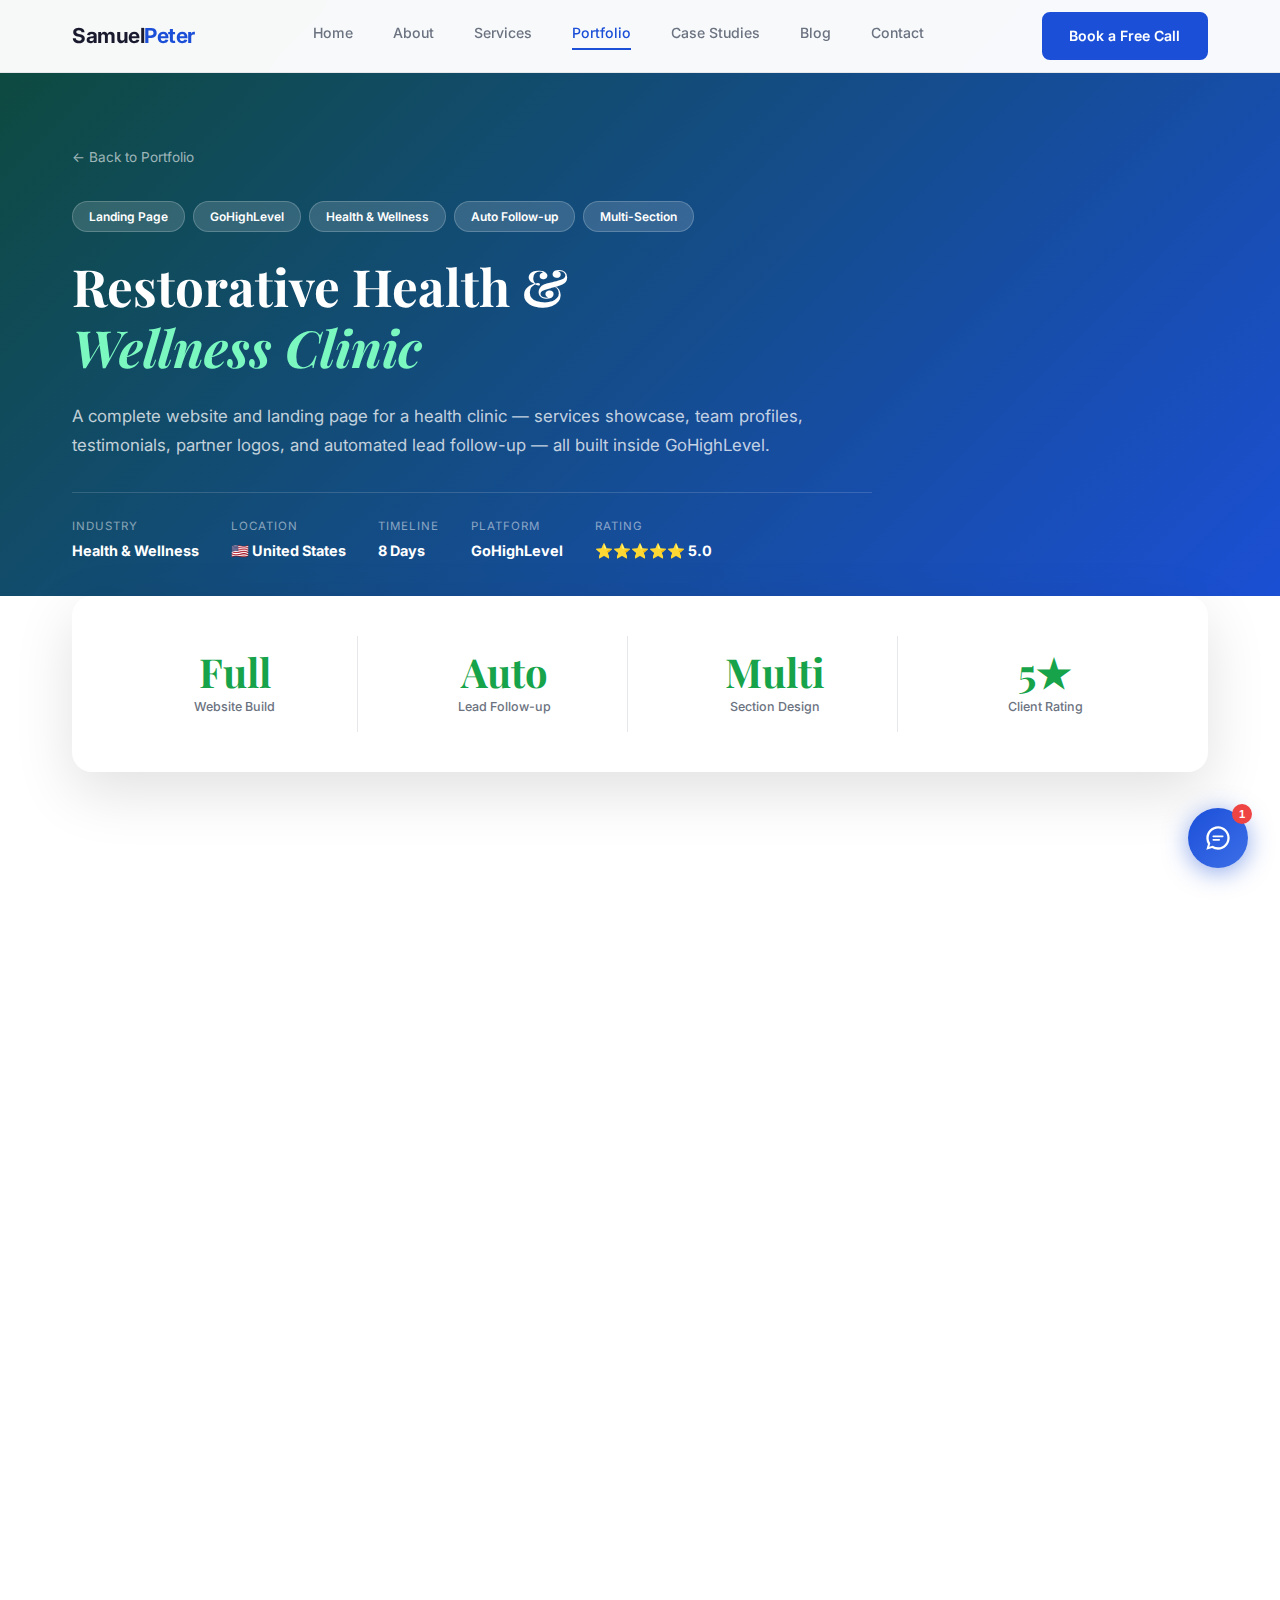
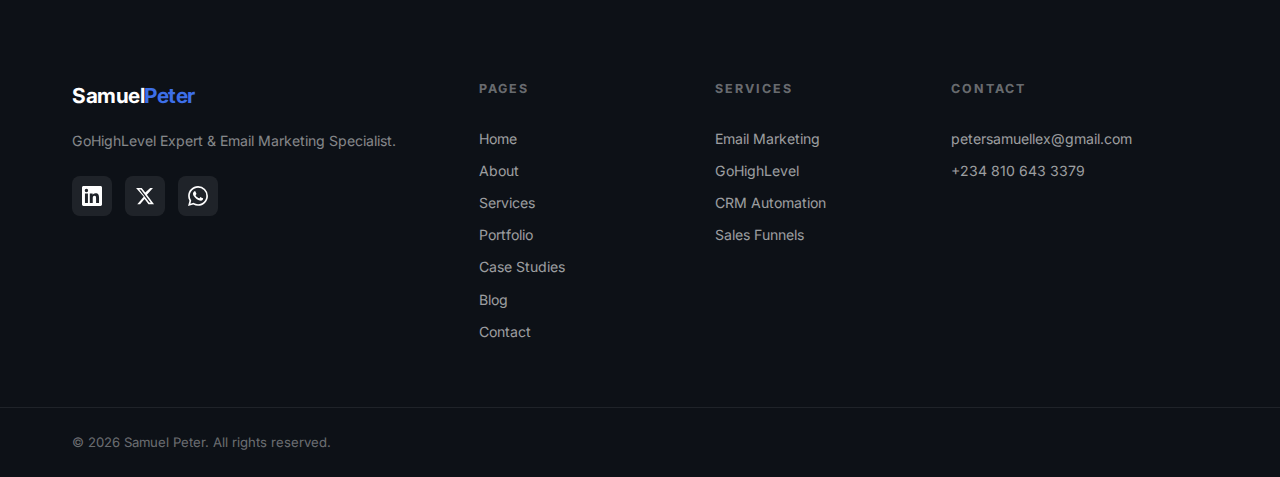
<file: case-study-clinic.html>
<!DOCTYPE html>
<html lang="en">
<head>
  <meta charset="UTF-8"/>
  <meta name="viewport" content="width=device-width, initial-scale=1.0"/>
  <title>Case Study: Restorative Health & Wellness Clinic | Samuel Peter</title>
  <meta name="description" content="How Samuel Peter built a complete website and landing page for a health clinic inside GoHighLevel — with automated follow-up and multi-section design."/>
  <link rel="icon" type="image/x-icon" href="favicon.ico"/>
  <link rel="stylesheet" href="main-style.css"/>
  <link href="https://fonts.googleapis.com/css2?family=Inter:wght@300;400;500;600;700&family=Playfair+Display:ital,wght@0,700;1,400&display=swap" rel="stylesheet"/>
  <style>
    .cs-hero { background: linear-gradient(135deg, #0D4A3A 0%, #1B4FD8 100%); padding: 9rem 0 5rem; color: white; }
    .cs-hero-inner { max-width: 800px; }
    .cs-back { display: inline-flex; align-items: center; gap: 0.5rem; color: rgba(255,255,255,0.6); font-size: 0.85rem; margin-bottom: 2rem; transition: color 0.2s; }
    .cs-back:hover { color: white; }
    .cs-tags { display: flex; gap: 0.5rem; flex-wrap: wrap; margin-bottom: 1.5rem; }
    .cs-tag { background: rgba(255,255,255,0.15); color: white; padding: 0.3rem 1rem; border-radius: 20px; font-size: 0.75rem; font-weight: 600; border: 1px solid rgba(255,255,255,0.2); }
    .cs-hero h1 { font-family: 'Playfair Display', serif; font-size: clamp(2rem, 4vw, 3.2rem); font-weight: 700; line-height: 1.2; margin-bottom: 1.5rem; }
    .cs-hero h1 em { font-style: italic; color: #7BF7C0; }
    .cs-hero-meta { display: flex; gap: 2rem; flex-wrap: wrap; padding-top: 1.5rem; border-top: 1px solid rgba(255,255,255,0.15); }
    .cs-meta-item span { display: block; font-size: 0.72rem; color: rgba(255,255,255,0.5); text-transform: uppercase; letter-spacing: 1px; margin-bottom: 0.2rem; }
    .cs-meta-item strong { font-size: 0.9rem; color: white; }
    .cs-results-banner { background: white; border-radius: 20px; padding: 2.5rem; margin: -3rem 0 4rem; box-shadow: 0 20px 60px rgba(0,0,0,0.12); display: grid; grid-template-columns: repeat(4, 1fr); gap: 1.5rem; position: relative; z-index: 10; }
    .cs-result { text-align: center; padding: 1rem; border-right: 1px solid var(--border); }
    .cs-result:last-child { border-right: none; }
    .cs-result-num { font-family: 'Playfair Display', serif; font-size: 2.5rem; font-weight: 700; color: var(--blue); line-height: 1; margin-bottom: 0.3rem; }
    .cs-result-num.green { color: #16A34A; }
    .cs-result-label { font-size: 0.78rem; color: var(--text-muted); font-weight: 500; }
    .cs-content { max-width: 780px; margin: 0 auto; }
    .cs-section { margin-bottom: 4rem; }
    .cs-section h2 { font-family: 'Playfair Display', serif; font-size: 1.8rem; font-weight: 700; margin-bottom: 1.2rem; }
    .cs-section h2 em { font-style: italic; color: var(--blue); }
    .cs-section p { color: var(--text-muted); line-height: 1.85; margin-bottom: 1rem; font-size: 0.95rem; }
    .cs-img-full { width: 100%; border-radius: 16px; box-shadow: 0 20px 60px rgba(0,0,0,0.15); margin: 2rem 0; }
    .cs-img-caption { text-align: center; font-size: 0.78rem; color: var(--text-muted); margin-top: -1rem; margin-bottom: 2rem; }
    .feature-grid { display: grid; grid-template-columns: 1fr 1fr; gap: 1rem; margin: 1.5rem 0; }
    .feature-box { background: var(--light); border: 1px solid var(--border); border-radius: 12px; padding: 1.2rem; }
    .feature-box h4 { font-size: 0.9rem; font-weight: 700; margin-bottom: 0.3rem; }
    .feature-box p { font-size: 0.82rem; color: var(--text-muted); margin: 0; line-height: 1.5; }
    .tools-grid { display: flex; flex-wrap: wrap; gap: 0.8rem; margin: 1.5rem 0; }
    .tool-badge { display: flex; align-items: center; gap: 0.5rem; background: var(--blue-light); border: 1px solid rgba(27,79,216,0.2); border-radius: 10px; padding: 0.5rem 1rem; font-size: 0.85rem; font-weight: 600; color: var(--blue); }
    .before-after { display: grid; grid-template-columns: 1fr 1fr; gap: 1.5rem; margin: 1.5rem 0; }
    .ba-box { border-radius: 16px; padding: 1.5rem; }
    .ba-box.before { background: #FFF5F5; border: 1px solid #FED7D7; }
    .ba-box.after { background: #F0FDF4; border: 1px solid #BBF7D0; }
    .ba-box h4 { font-size: 0.78rem; font-weight: 700; letter-spacing: 2px; text-transform: uppercase; margin-bottom: 1rem; }
    .ba-box.before h4 { color: #C53030; }
    .ba-box.after h4 { color: #16A34A; }
    .ba-item { display: flex; align-items: flex-start; gap: 0.6rem; margin-bottom: 0.7rem; font-size: 0.88rem; }
    .ba-box.before .ba-item { color: #742A2A; }
    .ba-box.after .ba-item { color: #14532D; }
    .solution-steps { display: flex; flex-direction: column; gap: 0; margin: 1.5rem 0; }
    .solution-step { display: grid; grid-template-columns: 60px 1fr; gap: 1.5rem; padding: 1.5rem 0; border-bottom: 1px solid var(--border); align-items: start; }
    .solution-step:last-child { border-bottom: none; }
    .step-num-circle { width: 48px; height: 48px; border-radius: 50%; background: var(--blue); color: white; display: flex; align-items: center; justify-content: center; font-weight: 700; font-size: 1.1rem; flex-shrink: 0; }
    .solution-step h4 { font-size: 1rem; font-weight: 700; margin-bottom: 0.4rem; }
    .solution-step p { font-size: 0.88rem; color: var(--text-muted); line-height: 1.7; margin: 0; }
    .cs-testimonial { background: linear-gradient(135deg, #0D4A3A, #1B4FD8); border-radius: 20px; padding: 2.5rem; margin: 3rem 0; text-align: center; }
    .cs-testimonial p { font-size: 1.1rem; color: white; line-height: 1.7; font-style: italic; margin-bottom: 1.5rem; }
    .cs-testimonial strong { color: white; display: block; }
    .cs-testimonial span { color: rgba(255,255,255,0.7); font-size: 0.85rem; }
    .cs-cta { background: var(--light); border-radius: 20px; padding: 3rem; text-align: center; margin-top: 4rem; border: 1px solid var(--border); }
    .cs-cta h3 { font-family: 'Playfair Display', serif; font-size: 1.8rem; margin-bottom: 0.8rem; }
    .cs-cta p { color: var(--text-muted); margin-bottom: 1.5rem; }
    .cs-cta-btns { display: flex; gap: 1rem; justify-content: center; flex-wrap: wrap; }
    @media(max-width:768px){ .cs-results-banner{grid-template-columns:repeat(2,1fr);} .feature-grid{grid-template-columns:1fr;} .before-after{grid-template-columns:1fr;} .cs-result{border-right:none;border-bottom:1px solid var(--border);} .cs-result:last-child{border-bottom:none;} }
  </style>
</head>
<body>
  <header class="navbar" id="navbar">
    <div class="container nav-inner">
      <a href="index.html" class="logo">Samuel<span>Peter</span></a>
      <nav class="nav-links">
        <a href="index.html">Home</a><a href="about.html">About</a><a href="services.html">Services</a><a href="portfolio.html" class="active">Portfolio</a><a href="case-studies.html">Case Studies</a><a href="blog.html">Blog</a><a href="contact.html">Contact</a>
      </nav>
      <a href="https://calendly.com/petersamuellex/government-contract" target="_blank" class="btn-primary">Book a Free Call</a>
      <button class="hamburger" id="hamburger">&#9776;</button>
    </div>
    <div class="mobile-menu" id="mobileMenu">
      <a href="index.html">Home</a><a href="about.html">About</a><a href="services.html">Services</a><a href="portfolio.html">Portfolio</a><a href="case-studies.html">Case Studies</a><a href="blog.html">Blog</a><a href="contact.html">Contact</a>
    </div>
  </header>

  <section class="cs-hero">
    <div class="container">
      <div class="cs-hero-inner">
        <a href="portfolio.html" class="cs-back">← Back to Portfolio</a>
        <div class="cs-tags">
          <span class="cs-tag">Landing Page</span>
          <span class="cs-tag">GoHighLevel</span>
          <span class="cs-tag">Health & Wellness</span>
          <span class="cs-tag">Auto Follow-up</span>
          <span class="cs-tag">Multi-Section</span>
        </div>
        <h1>Restorative Health &<br/><em>Wellness Clinic</em></h1>
        <p style="color:rgba(255,255,255,0.75);font-size:1.05rem;line-height:1.7;margin-bottom:2rem;">A complete website and landing page for a health clinic — services showcase, team profiles, testimonials, partner logos, and automated lead follow-up — all built inside GoHighLevel.</p>
        <div class="cs-hero-meta">
          <div class="cs-meta-item"><span>Industry</span><strong>Health & Wellness</strong></div>
          <div class="cs-meta-item"><span>Location</span><strong>🇺🇸 United States</strong></div>
          <div class="cs-meta-item"><span>Timeline</span><strong>8 Days</strong></div>
          <div class="cs-meta-item"><span>Platform</span><strong>GoHighLevel</strong></div>
          <div class="cs-meta-item"><span>Rating</span><strong>⭐⭐⭐⭐⭐ 5.0</strong></div>
        </div>
      </div>
    </div>
  </section>

  <section class="section bg-white" style="padding-top:0;">
    <div class="container">
      <div class="cs-results-banner reveal">
        <div class="cs-result"><div class="cs-result-num green">Full</div><div class="cs-result-label">Website Build</div></div>
        <div class="cs-result"><div class="cs-result-num green">Auto</div><div class="cs-result-label">Lead Follow-up</div></div>
        <div class="cs-result"><div class="cs-result-num green">Multi</div><div class="cs-result-label">Section Design</div></div>
        <div class="cs-result"><div class="cs-result-num green">5★</div><div class="cs-result-label">Client Rating</div></div>
      </div>
    </div>
  </section>

  <section class="section bg-white" style="padding-top:2rem;">
    <div class="container">
      <div class="cs-content">

        <!-- THE PROBLEM -->
        <div class="cs-section reveal">
          <h2>The <em>Problem</em></h2>
          <p>A health and wellness clinic was operating without a proper online presence. Potential patients were searching for their services online but couldn't find them — or landed on an outdated, unprofessional page that didn't build trust.</p>
          <p>They needed a <strong>complete website that looked credible, professional, and converted visitors into booked appointments</strong> — with automatic follow-up so no lead slipped through the cracks.</p>
        </div>

        <!-- PROJECT IMAGE -->
        <div class="reveal">
          <img src="mockup-clinic.jpg" alt="Restorative Health & Wellness Clinic" class="cs-img-full"/>
          <p class="cs-img-caption">Restorative Health & Wellness Clinic — built inside GoHighLevel</p>
        </div>

        <!-- THE SOLUTION -->
        <div class="cs-section reveal">
          <h2>The <em>Solution</em></h2>
          <p>I built a complete multi-section website inside GoHighLevel — designed to showcase the clinic's services, build trust with social proof, and convert visitors into booked appointments automatically.</p>
          <div class="solution-steps">
            <div class="solution-step">
              <div class="step-num-circle">1</div>
              <div>
                <h4>Professional Hero Section</h4>
                <p>Bold headline "Fueling Your Potential With Nutrition" with a strong CTA, professional photography, and trust-building elements above the fold.</p>
              </div>
            </div>
            <div class="solution-step">
              <div class="step-num-circle">2</div>
              <div>
                <h4>Services Showcase</h4>
                <p>Complete services section showing all clinic offerings — massage therapy, neuromuscular therapy, restorative exercises — with clear descriptions and booking CTAs.</p>
              </div>
            </div>
            <div class="solution-step">
              <div class="step-num-circle">3</div>
              <div>
                <h4>Team Profiles Section</h4>
                <p>Professional team member profiles with photos, qualifications, and specialities — building trust and personal connection with potential patients.</p>
              </div>
            </div>
            <div class="solution-step">
              <div class="step-num-circle">4</div>
              <div>
                <h4>Testimonials & Social Proof</h4>
                <p>Real patient testimonials, star ratings, and partner logos — all designed to eliminate doubt and build credibility instantly.</p>
              </div>
            </div>
            <div class="solution-step">
              <div class="step-num-circle">5</div>
              <div>
                <h4>Contact Form + GHL Integration</h4>
                <p>Lead capture form connected directly to GoHighLevel CRM. Every enquiry triggers an automatic email and SMS follow-up within 60 seconds.</p>
              </div>
            </div>
            <div class="solution-step">
              <div class="step-num-circle">6</div>
              <div>
                <h4>Automated Follow-up Sequence</h4>
                <p>5-day automated follow-up sequence for every new lead — welcome message, service information, patient testimonial, FAQ, and final booking reminder.</p>
              </div>
            </div>
          </div>
        </div>

        <!-- BEFORE AFTER -->
        <div class="cs-section reveal">
          <h2>Before vs. <em>After</em></h2>
          <div class="before-after">
            <div class="ba-box before">
              <h4>❌ Before</h4>
              <div class="ba-item"><span>🌐</span><span>No professional online presence</span></div>
              <div class="ba-item"><span>📋</span><span>Losing patients to competitors with better websites</span></div>
              <div class="ba-item"><span>📞</span><span>All enquiries handled manually by phone</span></div>
              <div class="ba-item"><span>😰</span><span>No follow-up system for missed leads</span></div>
              <div class="ba-item"><span>💸</span><span>Marketing spend wasted with no landing page</span></div>
            </div>
            <div class="ba-box after">
              <h4>✅ After</h4>
              <div class="ba-item"><span>🌐</span><span>Professional multi-section website live in GHL</span></div>
              <div class="ba-item"><span>🏆</span><span>Outranking local competitors online</span></div>
              <div class="ba-item"><span>🤖</span><span>Automatic lead capture and response 24/7</span></div>
              <div class="ba-item"><span>📧</span><span>5-day automated follow-up sequence running</span></div>
              <div class="ba-item"><span>📈</span><span>More booked appointments from online traffic</span></div>
            </div>
          </div>
        </div>

        <!-- WHAT I BUILT -->
        <div class="cs-section reveal">
          <h2>What Was <em>Included</em></h2>
          <div class="feature-grid">
            <div class="feature-box"><h4>🏥 Hero Section</h4><p>Professional headline, photography, trust badges and high-converting CTA button.</p></div>
            <div class="feature-box"><h4>💆 Services Section</h4><p>All clinic services displayed clearly with descriptions, benefits and booking links.</p></div>
            <div class="feature-box"><h4>👨‍⚕️ Team Profiles</h4><p>Professional staff profiles with photos and qualifications to build patient trust.</p></div>
            <div class="feature-box"><h4>⭐ Testimonials</h4><p>Real patient reviews and partner logos to eliminate doubt and build credibility.</p></div>
            <div class="feature-box"><h4>📧 Contact Form + CRM</h4><p>Lead capture form connected to GHL with instant automated response.</p></div>
            <div class="feature-box"><h4>📱 Mobile Optimised</h4><p>Fully responsive — looks perfect on all devices including phones and tablets.</p></div>
          </div>
        </div>

        <!-- TOOLS -->
        <div class="cs-section reveal">
          <h2>Tools & <em>Integrations</em></h2>
          <div class="tools-grid">
            <div class="tool-badge">⚡ GoHighLevel</div>
            <div class="tool-badge">📧 Email Automation</div>
            <div class="tool-badge">💬 SMS Automation</div>
            <div class="tool-badge">📅 Booking Calendar</div>
            <div class="tool-badge">🎨 Custom CSS Design</div>
            <div class="tool-badge">📱 Mobile Responsive</div>
            <div class="tool-badge">🔗 CRM Integration</div>
            <div class="tool-badge">💬 Live Chat Widget</div>
          </div>
        </div>

        <!-- TESTIMONIAL -->
        <div class="cs-testimonial reveal">
          <div style="font-size:2rem;margin-bottom:1rem;">⭐⭐⭐⭐⭐</div>
          <p>"Samuel delivered an incredible website for our clinic. It looks extremely professional, loads fast, and the automated follow-up has already helped us book more patients. We couldn't be happier with the results."</p>
          <strong>Restorative Health & Wellness Clinic Owner</strong>
          <span>🇺🇸 United States · GoHighLevel Website Client</span>
        </div>

        <!-- CTA -->
        <div class="cs-cta reveal">
          <h3>Need a Website Like This for Your Business?</h3>
          <p>I'll build you a professional, conversion-optimised website inside GoHighLevel — complete with automated lead follow-up so you never miss a potential client.</p>
          <div class="cs-cta-btns">
            <a href="https://calendly.com/petersamuellex/government-contract" target="_blank" class="btn-primary large">📅 Book a Free Strategy Call</a>
            <a href="portfolio.html" class="btn-secondary large">← View More Projects</a>
          </div>
        </div>

      </div>
    </div>
  </section>

  <footer class="footer">
    <div class="container footer-inner">
      <div class="footer-brand">
        <div class="logo">Samuel<span>Peter</span></div>
        <p>GoHighLevel Expert & Email Marketing Specialist.</p>
        <div class="social-links">
          <a href="https://www.linkedin.com/in/samuel-lex-/" target="_blank" class="linkedin" title="LinkedIn"><svg viewBox="0 0 24 24"><path d="M20.447 20.452h-3.554v-5.569c0-1.328-.027-3.037-1.852-3.037-1.853 0-2.136 1.445-2.136 2.939v5.667H9.351V9h3.414v1.561h.046c.477-.9 1.637-1.85 3.37-1.85 3.601 0 4.267 2.37 4.267 5.455v6.286zM5.337 7.433a2.062 2.062 0 01-2.063-2.065 2.064 2.064 0 112.063 2.065zm1.782 13.019H3.555V9h3.564v11.452zM22.225 0H1.771C.792 0 0 .774 0 1.729v20.542C0 23.227.792 24 1.771 24h20.451C23.2 24 24 23.227 24 22.271V1.729C24 .774 23.2 0 22.222 0h.003z" fill="white"/></svg></a>
          <a href="https://x.com/PeterSamue68242" target="_blank" class="twitter" title="Twitter/X"><svg viewBox="0 0 24 24"><path d="M18.244 2.25h3.308l-7.227 8.26 8.502 11.24H16.17l-4.714-6.231-5.401 6.231H2.744l7.737-8.835L1.254 2.25H8.08l4.253 5.622zm-1.161 17.52h1.833L7.084 4.126H5.117z" fill="white"/></svg></a>
          <a href="https://wa.me/2348106433379" target="_blank" class="whatsapp" title="WhatsApp"><svg viewBox="0 0 24 24"><path d="M17.472 14.382c-.297-.149-1.758-.867-2.03-.967-.273-.099-.471-.148-.67.15-.197.297-.767.966-.94 1.164-.173.199-.347.223-.644.075-.297-.15-1.255-.463-2.39-1.475-.883-.788-1.48-1.761-1.653-2.059-.173-.297-.018-.458.13-.606.134-.133.298-.347.446-.52.149-.174.198-.298.298-.497.099-.198.05-.371-.025-.52-.075-.149-.669-1.612-.916-2.207-.242-.579-.487-.5-.669-.51a12.8 12.8 0 00-.57-.01c-.198 0-.52.074-.792.372-.272.297-1.04 1.016-1.04 2.479 0 1.462 1.065 2.875 1.213 3.074.149.198 2.096 3.2 5.077 4.487.709.306 1.262.489 1.694.625.712.227 1.36.195 1.871.118.571-.085 1.758-.719 2.006-1.413.248-.694.248-1.289.173-1.413-.074-.124-.272-.198-.57-.347m-5.421 7.403h-.004a9.87 9.87 0 01-5.031-1.378l-.361-.214-3.741.982.998-3.648-.235-.374a9.86 9.86 0 01-1.51-5.26c.001-5.45 4.436-9.884 9.888-9.884 2.64 0 5.122 1.03 6.988 2.898a9.825 9.825 0 012.893 6.994c-.003 5.45-4.437 9.884-9.885 9.884m8.413-18.297A11.815 11.815 0 0012.05 0C5.495 0 .16 5.335.157 11.892c0 2.096.547 4.142 1.588 5.945L.057 24l6.305-1.654a11.882 11.882 0 005.683 1.448h.005c6.554 0 11.89-5.335 11.893-11.893a11.821 11.821 0 00-3.48-8.413z" fill="white"/></svg></a>
        </div>
      </div>
      <div class="footer-links"><h4>Pages</h4><a href="index.html">Home</a><a href="about.html">About</a><a href="services.html">Services</a><a href="portfolio.html">Portfolio</a><a href="case-studies.html">Case Studies</a><a href="blog.html">Blog</a><a href="contact.html">Contact</a></div>
      <div class="footer-links"><h4>Services</h4><a href="services.html">Email Marketing</a><a href="services.html">GoHighLevel</a><a href="services.html">CRM Automation</a><a href="services.html">Sales Funnels</a></div>
      <div class="footer-contact"><h4>Contact</h4><a href="mailto:petersamuellex@gmail.com">petersamuellex@gmail.com</a><a href="https://wa.me/2348106433379">+234 810 643 3379</a></div>
    </div>
    <div class="footer-bottom"><div class="container">© 2026 Samuel Peter. All rights reserved.</div></div>
  </footer>
  <script src="main.js"></script>
  <script src="chatbot.js"></script>
  <script src="exit-popup.js"></script>
</body>
</html>
</file>
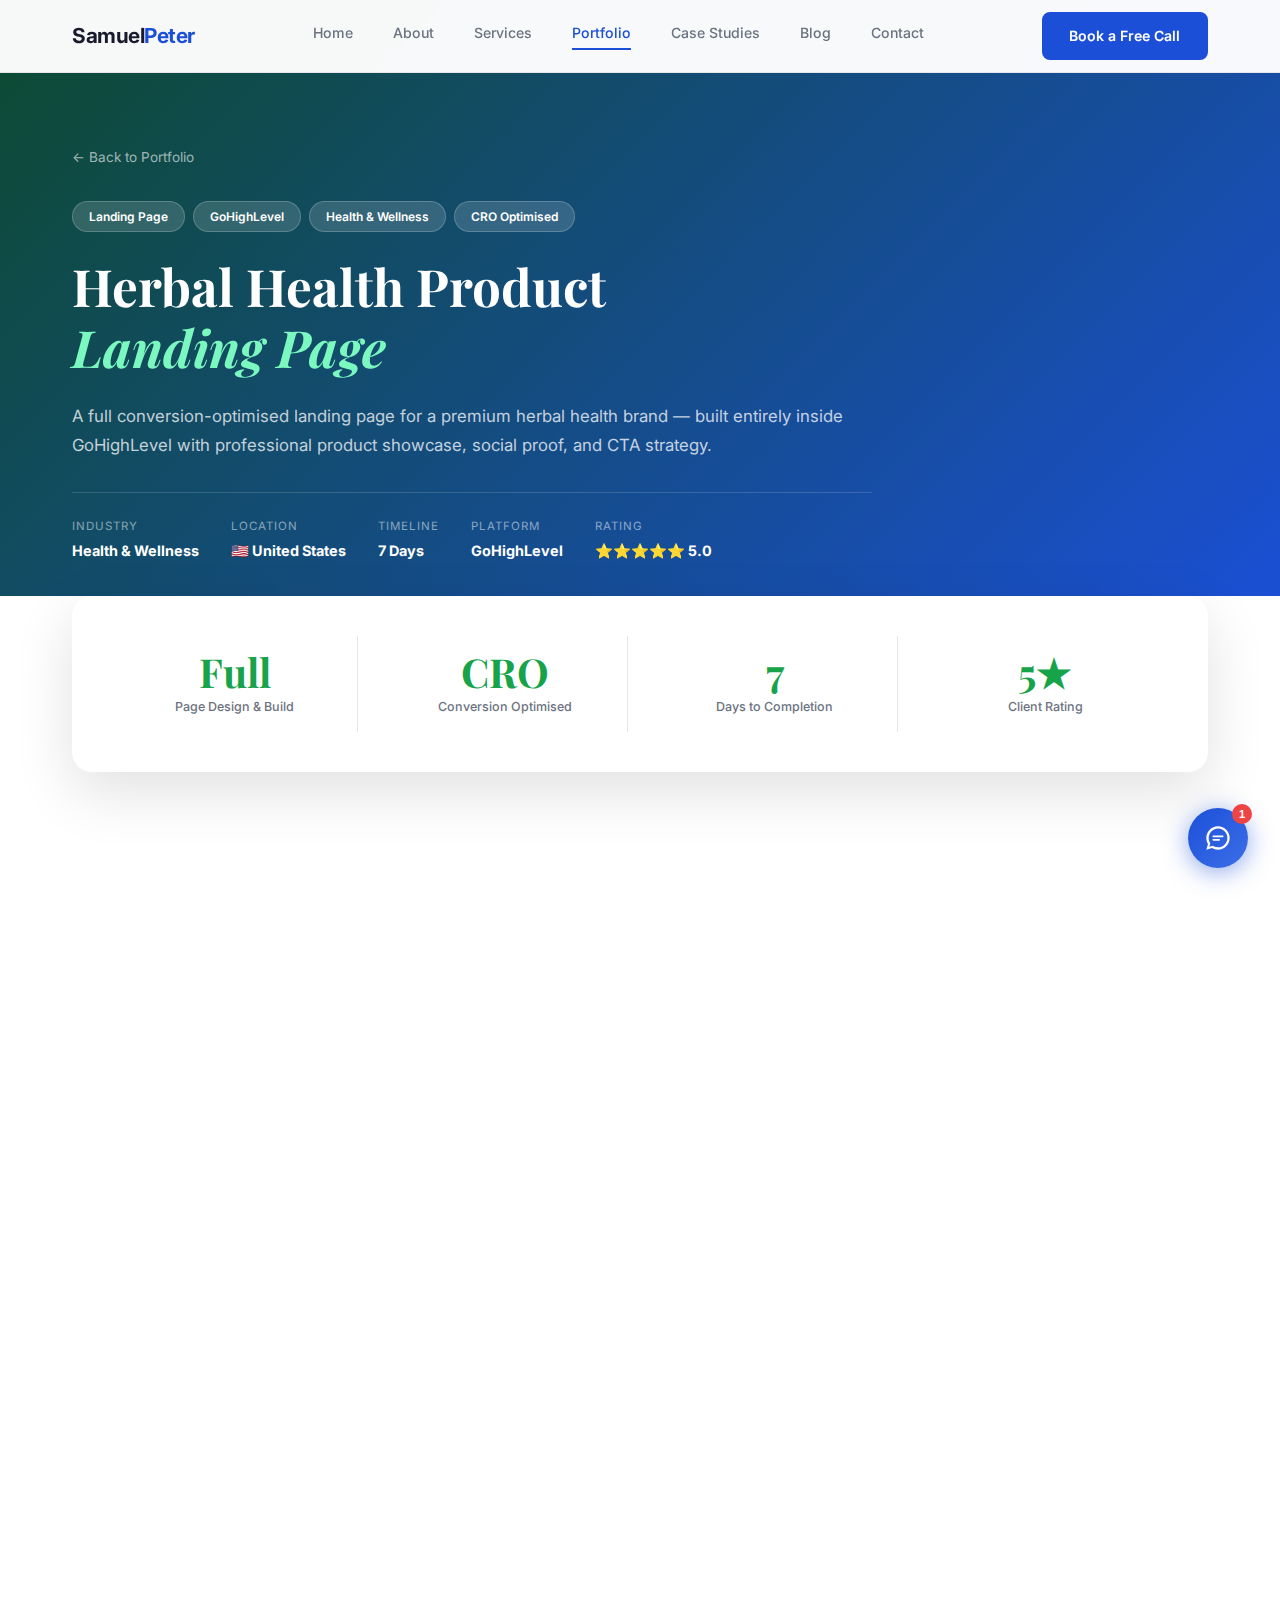
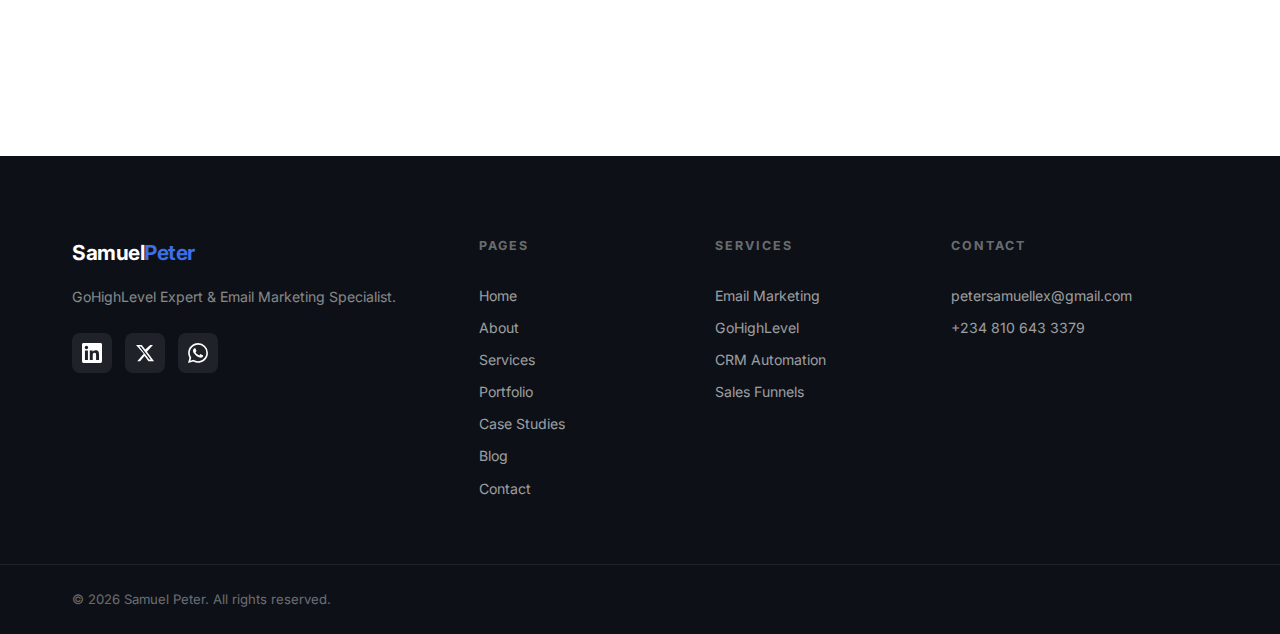
<file: case-study-herbal.html>
<!DOCTYPE html>
<html lang="en">
<head>
  <meta charset="UTF-8"/>
  <meta name="viewport" content="width=device-width, initial-scale=1.0"/>
  <title>Case Study: Herbal Health Product Landing Page | Samuel Peter</title>
  <meta name="description" content="How Samuel Peter built a high-converting herbal health product landing page inside GoHighLevel with full CRO optimization."/>
  <link rel="icon" type="image/x-icon" href="favicon.ico"/>
  <link rel="stylesheet" href="main-style.css"/>
  <link href="https://fonts.googleapis.com/css2?family=Inter:wght@300;400;500;600;700&family=Playfair+Display:ital,wght@0,700;1,400&display=swap" rel="stylesheet"/>
  <style>
    .cs-hero { background: linear-gradient(135deg, #0D4A2E 0%, #1B4FD8 100%); padding: 9rem 0 5rem; color: white; }
    .cs-hero-inner { max-width: 800px; }
    .cs-back { display: inline-flex; align-items: center; gap: 0.5rem; color: rgba(255,255,255,0.6); font-size: 0.85rem; margin-bottom: 2rem; transition: color 0.2s; }
    .cs-back:hover { color: white; }
    .cs-tags { display: flex; gap: 0.5rem; flex-wrap: wrap; margin-bottom: 1.5rem; }
    .cs-tag { background: rgba(255,255,255,0.15); color: white; padding: 0.3rem 1rem; border-radius: 20px; font-size: 0.75rem; font-weight: 600; border: 1px solid rgba(255,255,255,0.2); }
    .cs-hero h1 { font-family: 'Playfair Display', serif; font-size: clamp(2rem, 4vw, 3.2rem); font-weight: 700; line-height: 1.2; margin-bottom: 1.5rem; }
    .cs-hero h1 em { font-style: italic; color: #7BF7C0; }
    .cs-hero-meta { display: flex; gap: 2rem; flex-wrap: wrap; padding-top: 1.5rem; border-top: 1px solid rgba(255,255,255,0.15); }
    .cs-meta-item span { display: block; font-size: 0.72rem; color: rgba(255,255,255,0.5); text-transform: uppercase; letter-spacing: 1px; margin-bottom: 0.2rem; }
    .cs-meta-item strong { font-size: 0.9rem; color: white; }
    .cs-results-banner { background: white; border-radius: 20px; padding: 2.5rem; margin: -3rem 0 4rem; box-shadow: 0 20px 60px rgba(0,0,0,0.12); display: grid; grid-template-columns: repeat(4, 1fr); gap: 1.5rem; position: relative; z-index: 10; }
    .cs-result { text-align: center; padding: 1rem; border-right: 1px solid var(--border); }
    .cs-result:last-child { border-right: none; }
    .cs-result-num { font-family: 'Playfair Display', serif; font-size: 2.5rem; font-weight: 700; color: var(--blue); line-height: 1; margin-bottom: 0.3rem; }
    .cs-result-num.green { color: #16A34A; }
    .cs-result-label { font-size: 0.78rem; color: var(--text-muted); font-weight: 500; }
    .cs-content { max-width: 780px; margin: 0 auto; }
    .cs-section { margin-bottom: 4rem; }
    .cs-section h2 { font-family: 'Playfair Display', serif; font-size: 1.8rem; font-weight: 700; margin-bottom: 1.2rem; }
    .cs-section h2 em { font-style: italic; color: var(--blue); }
    .cs-section p { color: var(--text-muted); line-height: 1.85; margin-bottom: 1rem; font-size: 0.95rem; }
    .cs-img-full { width: 100%; border-radius: 16px; box-shadow: 0 20px 60px rgba(0,0,0,0.15); margin: 2rem 0; }
    .cs-img-caption { text-align: center; font-size: 0.78rem; color: var(--text-muted); margin-top: -1rem; margin-bottom: 2rem; }
    .feature-grid { display: grid; grid-template-columns: 1fr 1fr; gap: 1rem; margin: 1.5rem 0; }
    .feature-box { background: var(--light); border: 1px solid var(--border); border-radius: 12px; padding: 1.2rem; }
    .feature-box h4 { font-size: 0.9rem; font-weight: 700; margin-bottom: 0.3rem; }
    .feature-box p { font-size: 0.82rem; color: var(--text-muted); margin: 0; line-height: 1.5; }
    .tools-grid { display: flex; flex-wrap: wrap; gap: 0.8rem; margin: 1.5rem 0; }
    .tool-badge { display: flex; align-items: center; gap: 0.5rem; background: var(--blue-light); border: 1px solid rgba(27,79,216,0.2); border-radius: 10px; padding: 0.5rem 1rem; font-size: 0.85rem; font-weight: 600; color: var(--blue); }
    .cs-testimonial { background: linear-gradient(135deg, #0D4A2E, #1B4FD8); border-radius: 20px; padding: 2.5rem; margin: 3rem 0; text-align: center; }
    .cs-testimonial p { font-size: 1.1rem; color: white; line-height: 1.7; font-style: italic; margin-bottom: 1.5rem; }
    .cs-testimonial strong { color: white; display: block; }
    .cs-testimonial span { color: rgba(255,255,255,0.7); font-size: 0.85rem; }
    .cs-cta { background: var(--light); border-radius: 20px; padding: 3rem; text-align: center; margin-top: 4rem; border: 1px solid var(--border); }
    .cs-cta h3 { font-family: 'Playfair Display', serif; font-size: 1.8rem; margin-bottom: 0.8rem; }
    .cs-cta p { color: var(--text-muted); margin-bottom: 1.5rem; }
    .cs-cta-btns { display: flex; gap: 1rem; justify-content: center; flex-wrap: wrap; }
    @media(max-width:768px){ .cs-results-banner { grid-template-columns: repeat(2,1fr); } .feature-grid { grid-template-columns: 1fr; } .cs-result { border-right:none; border-bottom:1px solid var(--border); } .cs-result:last-child { border-bottom:none; } }
  </style>
</head>
<body>
  <header class="navbar" id="navbar">
    <div class="container nav-inner">
      <a href="index.html" class="logo">Samuel<span>Peter</span></a>
      <nav class="nav-links">
        <a href="index.html">Home</a><a href="about.html">About</a><a href="services.html">Services</a><a href="portfolio.html" class="active">Portfolio</a><a href="case-studies.html">Case Studies</a><a href="blog.html">Blog</a><a href="contact.html">Contact</a>
      </nav>
      <a href="https://calendly.com/petersamuellex/government-contract" target="_blank" class="btn-primary">Book a Free Call</a>
      <button class="hamburger" id="hamburger">&#9776;</button>
    </div>
    <div class="mobile-menu" id="mobileMenu">
      <a href="index.html">Home</a><a href="about.html">About</a><a href="services.html">Services</a><a href="portfolio.html">Portfolio</a><a href="case-studies.html">Case Studies</a><a href="blog.html">Blog</a><a href="contact.html">Contact</a>
    </div>
  </header>

  <section class="cs-hero">
    <div class="container">
      <div class="cs-hero-inner">
        <a href="portfolio.html" class="cs-back">← Back to Portfolio</a>
        <div class="cs-tags">
          <span class="cs-tag">Landing Page</span>
          <span class="cs-tag">GoHighLevel</span>
          <span class="cs-tag">Health & Wellness</span>
          <span class="cs-tag">CRO Optimised</span>
        </div>
        <h1>Herbal Health Product<br/><em>Landing Page</em></h1>
        <p style="color:rgba(255,255,255,0.75);font-size:1.05rem;line-height:1.7;margin-bottom:2rem;">A full conversion-optimised landing page for a premium herbal health brand — built entirely inside GoHighLevel with professional product showcase, social proof, and CTA strategy.</p>
        <div class="cs-hero-meta">
          <div class="cs-meta-item"><span>Industry</span><strong>Health & Wellness</strong></div>
          <div class="cs-meta-item"><span>Location</span><strong>🇺🇸 United States</strong></div>
          <div class="cs-meta-item"><span>Timeline</span><strong>7 Days</strong></div>
          <div class="cs-meta-item"><span>Platform</span><strong>GoHighLevel</strong></div>
          <div class="cs-meta-item"><span>Rating</span><strong>⭐⭐⭐⭐⭐ 5.0</strong></div>
        </div>
      </div>
    </div>
  </section>

  <section class="section bg-white" style="padding-top:0;">
    <div class="container">
      <div class="cs-results-banner reveal">
        <div class="cs-result"><div class="cs-result-num green">Full</div><div class="cs-result-label">Page Design & Build</div></div>
        <div class="cs-result"><div class="cs-result-num green">CRO</div><div class="cs-result-label">Conversion Optimised</div></div>
        <div class="cs-result"><div class="cs-result-num green">7</div><div class="cs-result-label">Days to Completion</div></div>
        <div class="cs-result"><div class="cs-result-num green">5★</div><div class="cs-result-label">Client Rating</div></div>
      </div>
    </div>
  </section>

  <section class="section bg-white" style="padding-top:2rem;">
    <div class="container">
      <div class="cs-content">

        <div class="cs-section reveal">
          <h2>The <em>Project</em></h2>
          <p>A premium herbal health brand needed a full landing page to launch their new product line. They had a great product but no online presence — no landing page, no lead capture, and no automated follow-up system.</p>
          <p>They needed a page that looked <strong>professional, trustworthy, and conversion-focused</strong> — designed to turn visitors into buyers and leads into customers.</p>
        </div>

        <!-- REAL MOCKUP IMAGE -->
        <div class="reveal">
          <img src="mockup-herbal.jpg" alt="Herbal Health Product Landing Page Mockup" class="cs-img-full"/>
          <p class="cs-img-caption">Final landing page design — built inside GoHighLevel</p>
        </div>

        <div class="cs-section reveal">
          <h2>What I <em>Built</em></h2>
          <div class="feature-grid">
            <div class="feature-box"><h4>🌿 Hero Section</h4><p>Bold headline, product photography, trust badges and a high-converting CTA above the fold.</p></div>
            <div class="feature-box"><h4>🛍️ Product Showcase</h4><p>Full product display section with descriptions, benefits, ingredients and pricing.</p></div>
            <div class="feature-box"><h4>⭐ Social Proof</h4><p>Customer testimonials, star ratings, and trust signals to build credibility.</p></div>
            <div class="feature-box"><h4>❓ FAQ Section</h4><p>Common questions answered to remove buying objections and increase conversions.</p></div>
            <div class="feature-box"><h4>📧 Lead Capture</h4><p>Opt-in form connected to GHL CRM — every visitor captured automatically.</p></div>
            <div class="feature-box"><h4>📱 Mobile Optimised</h4><p>Fully responsive design — looks perfect on phone, tablet and desktop.</p></div>
          </div>
        </div>

        <div class="cs-section reveal">
          <h2>Tools & <em>Integrations</em></h2>
          <div class="tools-grid">
            <div class="tool-badge">⚡ GoHighLevel</div>
            <div class="tool-badge">📧 GHL Email Automation</div>
            <div class="tool-badge">🎨 Custom CSS Design</div>
            <div class="tool-badge">📱 Mobile Responsive</div>
            <div class="tool-badge">🔗 CRM Integration</div>
            <div class="tool-badge">📊 Conversion Tracking</div>
          </div>
        </div>

        <div class="cs-testimonial reveal">
          <div style="font-size:2rem;margin-bottom:1rem;">⭐⭐⭐⭐⭐</div>
          <p>"Samuel delivered an absolutely stunning landing page. The design is professional, the copy flows perfectly, and the page looks better than sites charging 10x more. Highly recommend!"</p>
          <strong>Health & Wellness Brand Owner</strong>
          <span>🇺🇸 United States · Landing Page Client</span>
        </div>

        <div class="cs-cta reveal">
          <h3>Need a Landing Page Like This?</h3>
          <p>I'll build you a professional, conversion-optimised landing page inside GoHighLevel — designed to turn visitors into leads and leads into clients.</p>
          <div class="cs-cta-btns">
            <a href="https://calendly.com/petersamuellex/government-contract" target="_blank" class="btn-primary large">📅 Book a Free Strategy Call</a>
            <a href="portfolio.html" class="btn-secondary large">← View More Projects</a>
          </div>
        </div>

      </div>
    </div>
  </section>

  <footer class="footer">
    <div class="container footer-inner">
      <div class="footer-brand">
        <div class="logo">Samuel<span>Peter</span></div>
        <p>GoHighLevel Expert & Email Marketing Specialist.</p>
        <div class="social-links">
          <a href="https://www.linkedin.com/in/samuel-lex-/" target="_blank" class="linkedin" title="LinkedIn"><svg viewBox="0 0 24 24"><path d="M20.447 20.452h-3.554v-5.569c0-1.328-.027-3.037-1.852-3.037-1.853 0-2.136 1.445-2.136 2.939v5.667H9.351V9h3.414v1.561h.046c.477-.9 1.637-1.85 3.37-1.85 3.601 0 4.267 2.37 4.267 5.455v6.286zM5.337 7.433a2.062 2.062 0 01-2.063-2.065 2.064 2.064 0 112.063 2.065zm1.782 13.019H3.555V9h3.564v11.452zM22.225 0H1.771C.792 0 0 .774 0 1.729v20.542C0 23.227.792 24 1.771 24h20.451C23.2 24 24 23.227 24 22.271V1.729C24 .774 23.2 0 22.222 0h.003z" fill="white"/></svg></a>
          <a href="https://x.com/PeterSamue68242" target="_blank" class="twitter" title="Twitter/X"><svg viewBox="0 0 24 24"><path d="M18.244 2.25h3.308l-7.227 8.26 8.502 11.24H16.17l-4.714-6.231-5.401 6.231H2.744l7.737-8.835L1.254 2.25H8.08l4.253 5.622zm-1.161 17.52h1.833L7.084 4.126H5.117z" fill="white"/></svg></a>
          <a href="https://wa.me/2348106433379" target="_blank" class="whatsapp" title="WhatsApp"><svg viewBox="0 0 24 24"><path d="M17.472 14.382c-.297-.149-1.758-.867-2.03-.967-.273-.099-.471-.148-.67.15-.197.297-.767.966-.94 1.164-.173.199-.347.223-.644.075-.297-.15-1.255-.463-2.39-1.475-.883-.788-1.48-1.761-1.653-2.059-.173-.297-.018-.458.13-.606.134-.133.298-.347.446-.52.149-.174.198-.298.298-.497.099-.198.05-.371-.025-.52-.075-.149-.669-1.612-.916-2.207-.242-.579-.487-.5-.669-.51a12.8 12.8 0 00-.57-.01c-.198 0-.52.074-.792.372-.272.297-1.04 1.016-1.04 2.479 0 1.462 1.065 2.875 1.213 3.074.149.198 2.096 3.2 5.077 4.487.709.306 1.262.489 1.694.625.712.227 1.36.195 1.871.118.571-.085 1.758-.719 2.006-1.413.248-.694.248-1.289.173-1.413-.074-.124-.272-.198-.57-.347m-5.421 7.403h-.004a9.87 9.87 0 01-5.031-1.378l-.361-.214-3.741.982.998-3.648-.235-.374a9.86 9.86 0 01-1.51-5.26c.001-5.45 4.436-9.884 9.888-9.884 2.64 0 5.122 1.03 6.988 2.898a9.825 9.825 0 012.893 6.994c-.003 5.45-4.437 9.884-9.885 9.884m8.413-18.297A11.815 11.815 0 0012.05 0C5.495 0 .16 5.335.157 11.892c0 2.096.547 4.142 1.588 5.945L.057 24l6.305-1.654a11.882 11.882 0 005.683 1.448h.005c6.554 0 11.89-5.335 11.893-11.893a11.821 11.821 0 00-3.48-8.413z" fill="white"/></svg></a>
        </div>
      </div>
      <div class="footer-links"><h4>Pages</h4><a href="index.html">Home</a><a href="about.html">About</a><a href="services.html">Services</a><a href="portfolio.html">Portfolio</a><a href="case-studies.html">Case Studies</a><a href="blog.html">Blog</a><a href="contact.html">Contact</a></div>
      <div class="footer-links"><h4>Services</h4><a href="services.html">Email Marketing</a><a href="services.html">GoHighLevel</a><a href="services.html">CRM Automation</a><a href="services.html">Sales Funnels</a></div>
      <div class="footer-contact"><h4>Contact</h4><a href="mailto:petersamuellex@gmail.com">petersamuellex@gmail.com</a><a href="https://wa.me/2348106433379">+234 810 643 3379</a></div>
    </div>
    <div class="footer-bottom"><div class="container">© 2026 Samuel Peter. All rights reserved.</div></div>
  </footer>
  <script src="main.js"></script>
  <script src="chatbot.js"></script>
  <script src="exit-popup.js"></script>
</body>
</html>
</file>
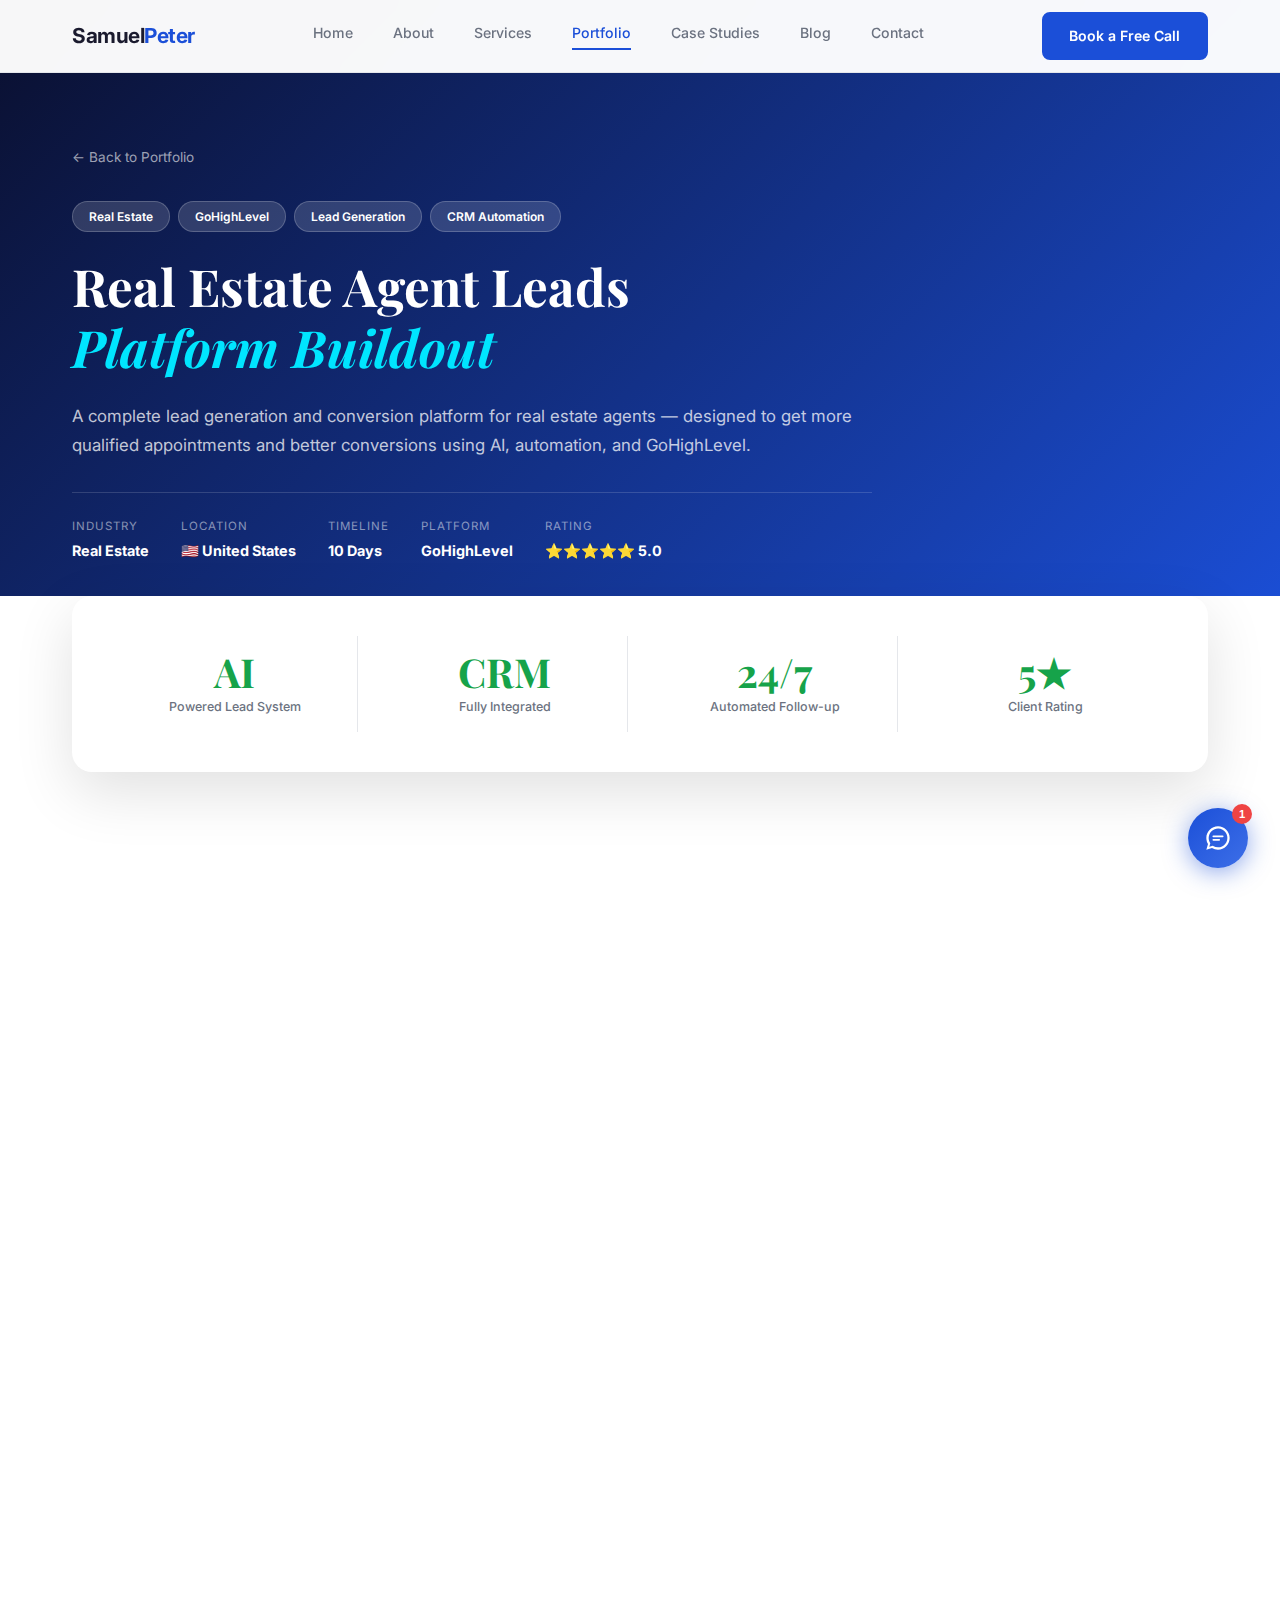
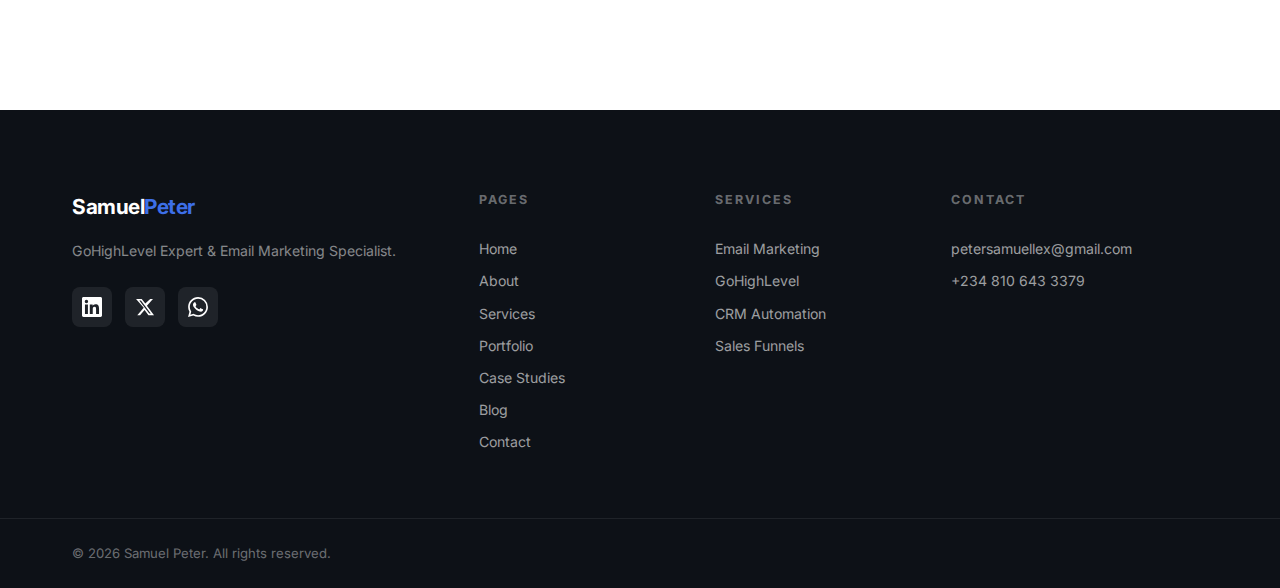
<file: case-study-realestate.html>
<!DOCTYPE html>
<html lang="en">
<head>
  <meta charset="UTF-8"/>
  <meta name="viewport" content="width=device-width, initial-scale=1.0"/>
  <title>Case Study: Real Estate Agent Leads Platform | Samuel Peter</title>
  <meta name="description" content="How Samuel Peter built a full real estate agent lead generation platform in GoHighLevel — helping realtors get more qualified appointments and better conversions."/>
  <link rel="icon" type="image/x-icon" href="favicon.ico"/>
  <link rel="stylesheet" href="main-style.css"/>
  <link href="https://fonts.googleapis.com/css2?family=Inter:wght@300;400;500;600;700&family=Playfair+Display:ital,wght@0,700;1,400&display=swap" rel="stylesheet"/>
  <style>
    .cs-hero { background: linear-gradient(135deg, #0A0F2E 0%, #1B4FD8 100%); padding: 9rem 0 5rem; color: white; }
    .cs-hero-inner { max-width: 800px; }
    .cs-back { display: inline-flex; align-items: center; gap: 0.5rem; color: rgba(255,255,255,0.6); font-size: 0.85rem; margin-bottom: 2rem; transition: color 0.2s; }
    .cs-back:hover { color: white; }
    .cs-tags { display: flex; gap: 0.5rem; flex-wrap: wrap; margin-bottom: 1.5rem; }
    .cs-tag { background: rgba(255,255,255,0.15); color: white; padding: 0.3rem 1rem; border-radius: 20px; font-size: 0.75rem; font-weight: 600; border: 1px solid rgba(255,255,255,0.2); }
    .cs-hero h1 { font-family: 'Playfair Display', serif; font-size: clamp(2rem, 4vw, 3.2rem); font-weight: 700; line-height: 1.2; margin-bottom: 1.5rem; }
    .cs-hero h1 em { font-style: italic; color: #00E5FF; }
    .cs-hero-meta { display: flex; gap: 2rem; flex-wrap: wrap; padding-top: 1.5rem; border-top: 1px solid rgba(255,255,255,0.15); }
    .cs-meta-item span { display: block; font-size: 0.72rem; color: rgba(255,255,255,0.5); text-transform: uppercase; letter-spacing: 1px; margin-bottom: 0.2rem; }
    .cs-meta-item strong { font-size: 0.9rem; color: white; }
    .cs-results-banner { background: white; border-radius: 20px; padding: 2.5rem; margin: -3rem 0 4rem; box-shadow: 0 20px 60px rgba(0,0,0,0.12); display: grid; grid-template-columns: repeat(4, 1fr); gap: 1.5rem; position: relative; z-index: 10; }
    .cs-result { text-align: center; padding: 1rem; border-right: 1px solid var(--border); }
    .cs-result:last-child { border-right: none; }
    .cs-result-num { font-family: 'Playfair Display', serif; font-size: 2.5rem; font-weight: 700; color: var(--blue); line-height: 1; margin-bottom: 0.3rem; }
    .cs-result-num.green { color: #16A34A; }
    .cs-result-label { font-size: 0.78rem; color: var(--text-muted); font-weight: 500; }
    .cs-content { max-width: 780px; margin: 0 auto; }
    .cs-section { margin-bottom: 4rem; }
    .cs-section h2 { font-family: 'Playfair Display', serif; font-size: 1.8rem; font-weight: 700; margin-bottom: 1.2rem; }
    .cs-section h2 em { font-style: italic; color: var(--blue); }
    .cs-section p { color: var(--text-muted); line-height: 1.85; margin-bottom: 1rem; font-size: 0.95rem; }
    .cs-img-full { width: 100%; border-radius: 16px; box-shadow: 0 20px 60px rgba(0,0,0,0.15); margin: 2rem 0; }
    .cs-img-caption { text-align: center; font-size: 0.78rem; color: var(--text-muted); margin-top: -1rem; margin-bottom: 2rem; }
    .cs-img-grid { display: grid; grid-template-columns: 1fr 1fr; gap: 1.5rem; margin: 2rem 0; }
    .feature-grid { display: grid; grid-template-columns: 1fr 1fr; gap: 1rem; margin: 1.5rem 0; }
    .feature-box { background: var(--light); border: 1px solid var(--border); border-radius: 12px; padding: 1.2rem; }
    .feature-box h4 { font-size: 0.9rem; font-weight: 700; margin-bottom: 0.3rem; }
    .feature-box p { font-size: 0.82rem; color: var(--text-muted); margin: 0; line-height: 1.5; }
    .tools-grid { display: flex; flex-wrap: wrap; gap: 0.8rem; margin: 1.5rem 0; }
    .tool-badge { display: flex; align-items: center; gap: 0.5rem; background: var(--blue-light); border: 1px solid rgba(27,79,216,0.2); border-radius: 10px; padding: 0.5rem 1rem; font-size: 0.85rem; font-weight: 600; color: var(--blue); }
    .cs-testimonial { background: linear-gradient(135deg, #0A0F2E, #1B4FD8); border-radius: 20px; padding: 2.5rem; margin: 3rem 0; text-align: center; }
    .cs-testimonial p { font-size: 1.1rem; color: white; line-height: 1.7; font-style: italic; margin-bottom: 1.5rem; }
    .cs-testimonial strong { color: white; display: block; }
    .cs-testimonial span { color: rgba(255,255,255,0.7); font-size: 0.85rem; }
    .cs-cta { background: var(--light); border-radius: 20px; padding: 3rem; text-align: center; margin-top: 4rem; border: 1px solid var(--border); }
    .cs-cta h3 { font-family: 'Playfair Display', serif; font-size: 1.8rem; margin-bottom: 0.8rem; }
    .cs-cta p { color: var(--text-muted); margin-bottom: 1.5rem; }
    .cs-cta-btns { display: flex; gap: 1rem; justify-content: center; flex-wrap: wrap; }
    @media(max-width:768px){ .cs-results-banner { grid-template-columns: repeat(2,1fr); } .feature-grid { grid-template-columns: 1fr; } .cs-img-grid { grid-template-columns: 1fr; } .cs-result { border-right:none; border-bottom:1px solid var(--border); } .cs-result:last-child { border-bottom:none; } }
  </style>
</head>
<body>
  <header class="navbar" id="navbar">
    <div class="container nav-inner">
      <a href="index.html" class="logo">Samuel<span>Peter</span></a>
      <nav class="nav-links">
        <a href="index.html">Home</a><a href="about.html">About</a><a href="services.html">Services</a><a href="portfolio.html" class="active">Portfolio</a><a href="case-studies.html">Case Studies</a><a href="blog.html">Blog</a><a href="contact.html">Contact</a>
      </nav>
      <a href="https://calendly.com/petersamuellex/government-contract" target="_blank" class="btn-primary">Book a Free Call</a>
      <button class="hamburger" id="hamburger">&#9776;</button>
    </div>
    <div class="mobile-menu" id="mobileMenu">
      <a href="index.html">Home</a><a href="about.html">About</a><a href="services.html">Services</a><a href="portfolio.html">Portfolio</a><a href="case-studies.html">Case Studies</a><a href="blog.html">Blog</a><a href="contact.html">Contact</a>
    </div>
  </header>

  <section class="cs-hero">
    <div class="container">
      <div class="cs-hero-inner">
        <a href="portfolio.html" class="cs-back">← Back to Portfolio</a>
        <div class="cs-tags">
          <span class="cs-tag">Real Estate</span>
          <span class="cs-tag">GoHighLevel</span>
          <span class="cs-tag">Lead Generation</span>
          <span class="cs-tag">CRM Automation</span>
        </div>
        <h1>Real Estate Agent Leads<br/><em>Platform Buildout</em></h1>
        <p style="color:rgba(255,255,255,0.75);font-size:1.05rem;line-height:1.7;margin-bottom:2rem;">A complete lead generation and conversion platform for real estate agents — designed to get more qualified appointments and better conversions using AI, automation, and GoHighLevel.</p>
        <div class="cs-hero-meta">
          <div class="cs-meta-item"><span>Industry</span><strong>Real Estate</strong></div>
          <div class="cs-meta-item"><span>Location</span><strong>🇺🇸 United States</strong></div>
          <div class="cs-meta-item"><span>Timeline</span><strong>10 Days</strong></div>
          <div class="cs-meta-item"><span>Platform</span><strong>GoHighLevel</strong></div>
          <div class="cs-meta-item"><span>Rating</span><strong>⭐⭐⭐⭐⭐ 5.0</strong></div>
        </div>
      </div>
    </div>
  </section>

  <section class="section bg-white" style="padding-top:0;">
    <div class="container">
      <div class="cs-results-banner reveal">
        <div class="cs-result"><div class="cs-result-num green">AI</div><div class="cs-result-label">Powered Lead System</div></div>
        <div class="cs-result"><div class="cs-result-num green">CRM</div><div class="cs-result-label">Fully Integrated</div></div>
        <div class="cs-result"><div class="cs-result-num green">24/7</div><div class="cs-result-label">Automated Follow-up</div></div>
        <div class="cs-result"><div class="cs-result-num green">5★</div><div class="cs-result-label">Client Rating</div></div>
      </div>
    </div>
  </section>

  <section class="section bg-white" style="padding-top:2rem;">
    <div class="container">
      <div class="cs-content">

        <div class="cs-section reveal">
          <h2>The <em>Project</em></h2>
          <p>A real estate platform needed a complete lead generation system — one that could automatically attract realtors, qualify them, book appointments, and follow up without any manual work.</p>
          <p>The goal was to build a <strong>full platform inside GoHighLevel</strong> that realtors could use to run their entire business — from lead capture to closing deals.</p>
        </div>

        <!-- MOCKUP IMAGE -->
        <div class="reveal">
          <img src="mockup-realestate.jpg" alt="Real Estate Landing Page Mockup" class="cs-img-full"/>
          <p class="cs-img-caption">Professional mockup — Real Estate Agent Leads Platform</p>
        </div>

        <!-- FULL SCREENSHOT -->
        <div class="reveal">
          <img src="screenshot-realestate.png" alt="Real Estate Landing Page Full Screenshot" class="cs-img-full"/>
          <p class="cs-img-caption">Full page screenshot — live inside GoHighLevel</p>
        </div>

        <div class="cs-section reveal">
          <h2>What I <em>Built</em></h2>
          <div class="feature-grid">
            <div class="feature-box"><h4>🏠 Hero Section</h4><p>"Get More Qualified Appointments, Better Conversions" — bold headline with trust badge showing 1,200+ realtors.</p></div>
            <div class="feature-box"><h4>🤖 AI Features Section</h4><p>Showcased AI-powered lead qualification, automated follow-up, and smart appointment booking.</p></div>
            <div class="feature-box"><h4>📋 How It Works</h4><p>3-step process: Choose a Proven Ad → Choose a Market → Get Inbound Leads. Crystal clear for realtors.</p></div>
            <div class="feature-box"><h4>💬 Multi-Channel Automation</h4><p>2-Way SMS & Email, WebChat, RVM, Content AI, Social Media Scheduler — all in one platform.</p></div>
            <div class="feature-box"><h4>⭐ Social Proof</h4><p>Real testimonials from realtors using the platform — builds trust and removes objections.</p></div>
            <div class="feature-box"><h4>💰 Pricing Section</h4><p>Clear Pro Plan pricing at $97/mo with full feature list — makes it easy to say yes.</p></div>
          </div>
        </div>

        <div class="cs-section reveal">
          <h2>Tools & <em>Integrations</em></h2>
          <div class="tools-grid">
            <div class="tool-badge">⚡ GoHighLevel</div>
            <div class="tool-badge">🤖 AI Conversation Bot</div>
            <div class="tool-badge">💬 2-Way SMS & Email</div>
            <div class="tool-badge">📅 Appointment Booking</div>
            <div class="tool-badge">🌐 WebChat Widget</div>
            <div class="tool-badge">📱 Social Media Scheduler</div>
            <div class="tool-badge">🎯 Facebook Lead Ads</div>
            <div class="tool-badge">💳 Stripe Payments</div>
          </div>
        </div>

        <div class="cs-testimonial reveal">
          <div style="font-size:2rem;margin-bottom:1rem;">⭐⭐⭐⭐⭐</div>
          <p>"Samuel built exactly what we needed — a complete platform that realtors can use to run their entire business. The AI features, automation, and design are all top notch. Our realtors love it."</p>
          <strong>Real Estate Platform Owner</strong>
          <span>🇺🇸 United States · GoHighLevel Buildout Client</span>
        </div>

        <div class="cs-cta reveal">
          <h3>Need a Platform Like This?</h3>
          <p>I'll build you a complete GoHighLevel system — landing page, CRM, automation, and AI — designed to generate and convert leads on autopilot.</p>
          <div class="cs-cta-btns">
            <a href="https://calendly.com/petersamuellex/government-contract" target="_blank" class="btn-primary large">📅 Book a Free Strategy Call</a>
            <a href="portfolio.html" class="btn-secondary large">← View More Projects</a>
          </div>
        </div>

      </div>
    </div>
  </section>

  <footer class="footer">
    <div class="container footer-inner">
      <div class="footer-brand">
        <div class="logo">Samuel<span>Peter</span></div>
        <p>GoHighLevel Expert & Email Marketing Specialist.</p>
        <div class="social-links">
          <a href="https://www.linkedin.com/in/samuel-lex-/" target="_blank" class="linkedin" title="LinkedIn"><svg viewBox="0 0 24 24"><path d="M20.447 20.452h-3.554v-5.569c0-1.328-.027-3.037-1.852-3.037-1.853 0-2.136 1.445-2.136 2.939v5.667H9.351V9h3.414v1.561h.046c.477-.9 1.637-1.85 3.37-1.85 3.601 0 4.267 2.37 4.267 5.455v6.286zM5.337 7.433a2.062 2.062 0 01-2.063-2.065 2.064 2.064 0 112.063 2.065zm1.782 13.019H3.555V9h3.564v11.452zM22.225 0H1.771C.792 0 0 .774 0 1.729v20.542C0 23.227.792 24 1.771 24h20.451C23.2 24 24 23.227 24 22.271V1.729C24 .774 23.2 0 22.222 0h.003z" fill="white"/></svg></a>
          <a href="https://x.com/PeterSamue68242" target="_blank" class="twitter" title="Twitter/X"><svg viewBox="0 0 24 24"><path d="M18.244 2.25h3.308l-7.227 8.26 8.502 11.24H16.17l-4.714-6.231-5.401 6.231H2.744l7.737-8.835L1.254 2.25H8.08l4.253 5.622zm-1.161 17.52h1.833L7.084 4.126H5.117z" fill="white"/></svg></a>
          <a href="https://wa.me/2348106433379" target="_blank" class="whatsapp" title="WhatsApp"><svg viewBox="0 0 24 24"><path d="M17.472 14.382c-.297-.149-1.758-.867-2.03-.967-.273-.099-.471-.148-.67.15-.197.297-.767.966-.94 1.164-.173.199-.347.223-.644.075-.297-.15-1.255-.463-2.39-1.475-.883-.788-1.48-1.761-1.653-2.059-.173-.297-.018-.458.13-.606.134-.133.298-.347.446-.52.149-.174.198-.298.298-.497.099-.198.05-.371-.025-.52-.075-.149-.669-1.612-.916-2.207-.242-.579-.487-.5-.669-.51a12.8 12.8 0 00-.57-.01c-.198 0-.52.074-.792.372-.272.297-1.04 1.016-1.04 2.479 0 1.462 1.065 2.875 1.213 3.074.149.198 2.096 3.2 5.077 4.487.709.306 1.262.489 1.694.625.712.227 1.36.195 1.871.118.571-.085 1.758-.719 2.006-1.413.248-.694.248-1.289.173-1.413-.074-.124-.272-.198-.57-.347m-5.421 7.403h-.004a9.87 9.87 0 01-5.031-1.378l-.361-.214-3.741.982.998-3.648-.235-.374a9.86 9.86 0 01-1.51-5.26c.001-5.45 4.436-9.884 9.888-9.884 2.64 0 5.122 1.03 6.988 2.898a9.825 9.825 0 012.893 6.994c-.003 5.45-4.437 9.884-9.885 9.884m8.413-18.297A11.815 11.815 0 0012.05 0C5.495 0 .16 5.335.157 11.892c0 2.096.547 4.142 1.588 5.945L.057 24l6.305-1.654a11.882 11.882 0 005.683 1.448h.005c6.554 0 11.89-5.335 11.893-11.893a11.821 11.821 0 00-3.48-8.413z" fill="white"/></svg></a>
        </div>
      </div>
      <div class="footer-links"><h4>Pages</h4><a href="index.html">Home</a><a href="about.html">About</a><a href="services.html">Services</a><a href="portfolio.html">Portfolio</a><a href="case-studies.html">Case Studies</a><a href="blog.html">Blog</a><a href="contact.html">Contact</a></div>
      <div class="footer-links"><h4>Services</h4><a href="services.html">Email Marketing</a><a href="services.html">GoHighLevel</a><a href="services.html">CRM Automation</a><a href="services.html">Sales Funnels</a></div>
      <div class="footer-contact"><h4>Contact</h4><a href="mailto:petersamuellex@gmail.com">petersamuellex@gmail.com</a><a href="https://wa.me/2348106433379">+234 810 643 3379</a></div>
    </div>
    <div class="footer-bottom"><div class="container">© 2026 Samuel Peter. All rights reserved.</div></div>
  </footer>
  <script src="main.js"></script>
  <script src="chatbot.js"></script>
  <script src="exit-popup.js"></script>
</body>
</html>
</file>
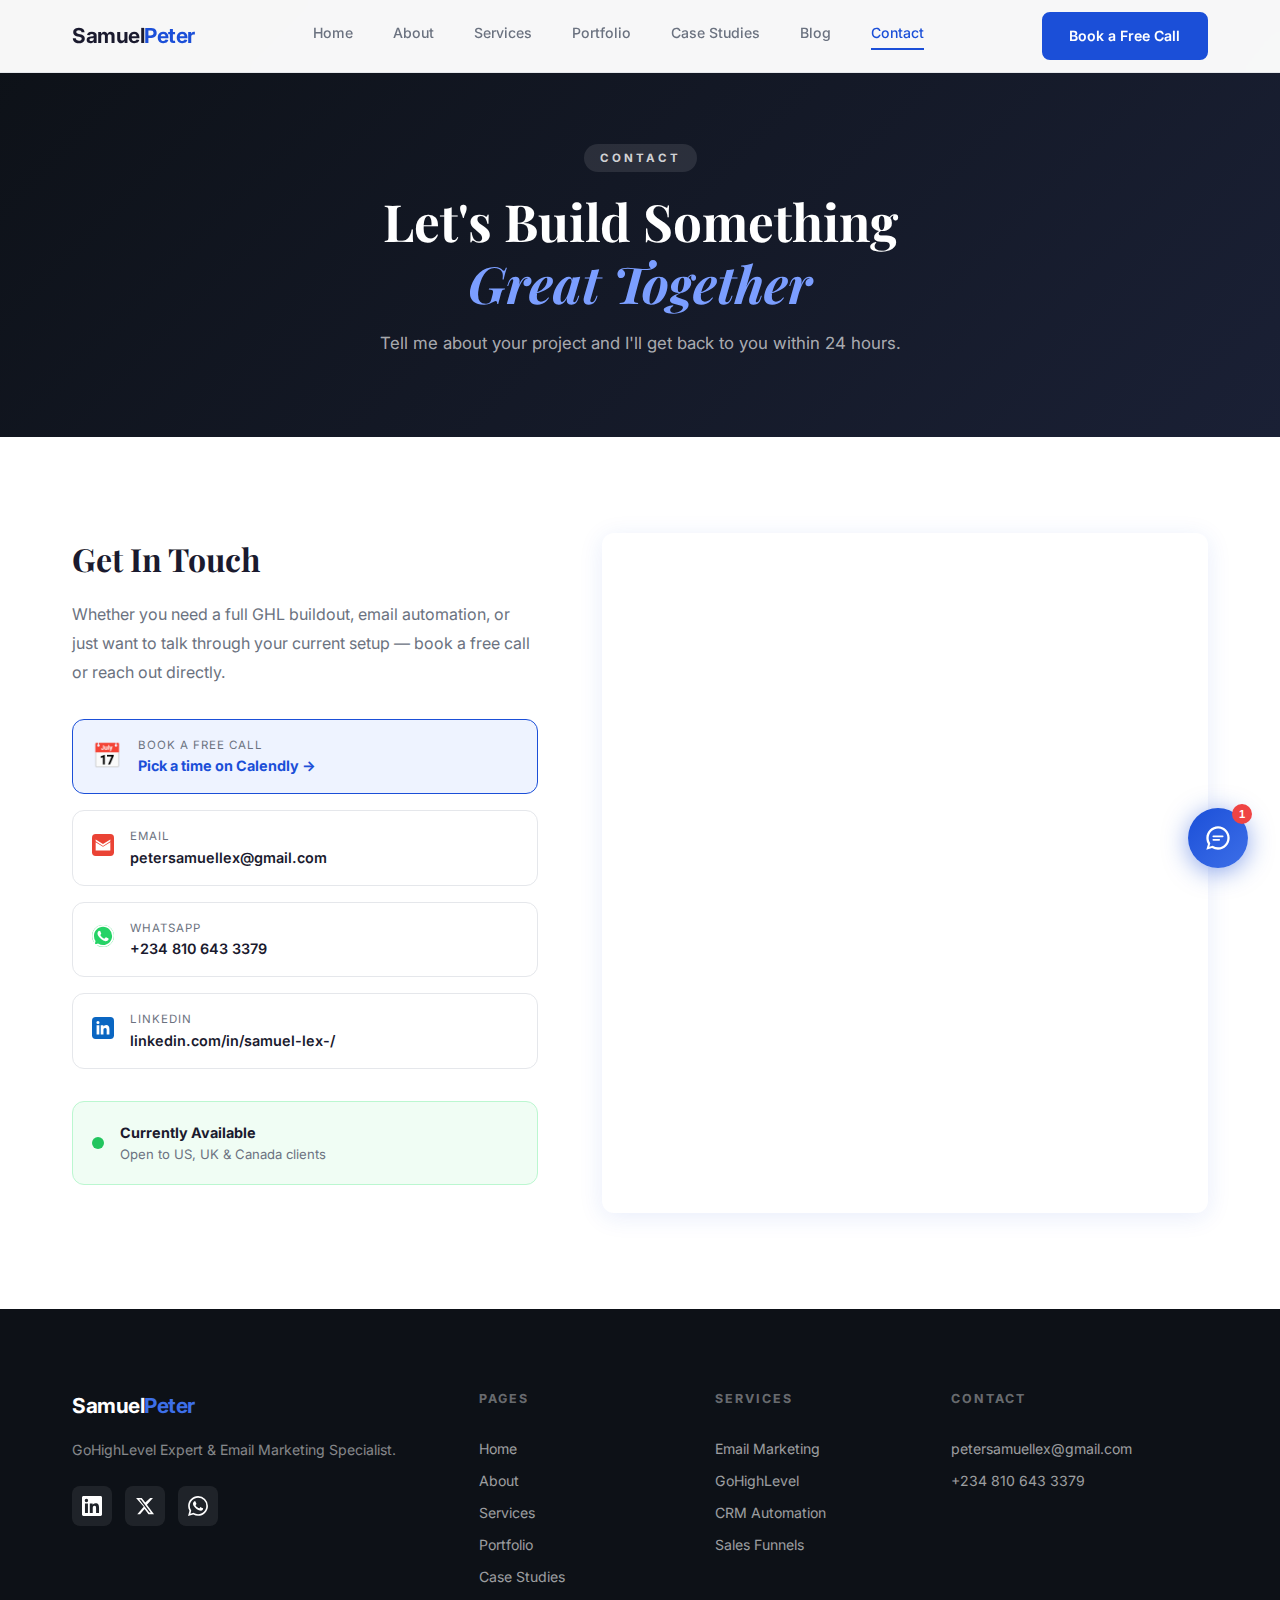
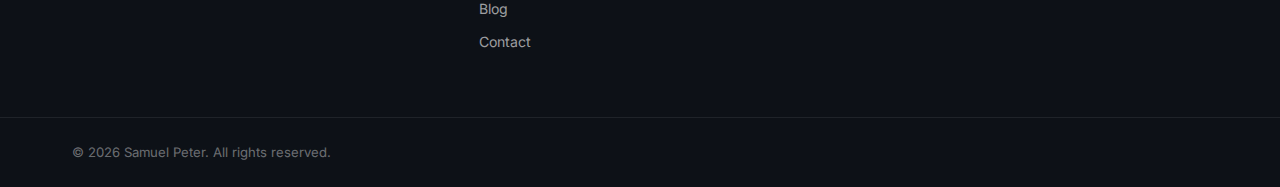
<file: contact.html>
<!DOCTYPE html>
<html lang="en">
<head>
  <meta charset="UTF-8"/>
  <meta name="viewport" content="width=device-width, initial-scale=1.0"/>
    <title>Hire Samuel Peter — GoHighLevel Expert | Book a Free Discovery Call</title>
  <meta name="description" content="Ready to fix your GoHighLevel system or launch a high-converting email campaign? Book a free 30-minute discovery call with Samuel Peter. Serving US, UK & Canada clients."/>
  <meta name="keywords" content="hire GoHighLevel expert, book GoHighLevel consultant, email marketing specialist contact, GoHighLevel freelancer for hire, marketing automation consultant"/>
  <meta name="author" content="Samuel Peter"/>
  <meta name="robots" content="index, follow"/>
  <meta name="googlebot" content="index, follow"/>
  <meta property="og:title" content="Hire Samuel Peter — GoHighLevel Expert | Book a Free Discovery Call"/>
  <meta property="og:description" content="Ready to fix your GoHighLevel system or launch a high-converting email campaign? Book a free 30-minute discovery call with Samuel Peter. Serving US, UK & Canada clients."/>
  <meta property="og:type" content="website"/>
  <meta property="og:url" content="https://petersamuelagada.github.io/contact.html"/>
  <meta property="og:image" content="https://petersamuelagada.github.io/samuel%20(1).jpg"/>
  <meta property="og:site_name" content="Samuel Peter — GoHighLevel Expert"/>
  <meta name="twitter:card" content="summary_large_image"/>
  <meta name="twitter:title" content="Hire Samuel Peter — GoHighLevel Expert | Book a Free Discovery Call"/>
  <meta name="twitter:description" content="Ready to fix your GoHighLevel system or launch a high-converting email campaign? Book a free 30-minute discovery call with Samuel Peter. Serving US, UK & Canada clients."/>
  <meta name="twitter:image" content="https://petersamuelagada.github.io/samuel%20(1).jpg"/>
  <meta name="twitter:site" content="@PeterSamue68242"/>
  <link rel="canonical" href="https://petersamuelagada.github.io/contact.html"/>
  <script type="application/ld+json">
  {
      "@context": "https://schema.org",
      "@type": "Person",
      "name": "Samuel Peter",
      "jobTitle": "GoHighLevel Expert & Email Marketing Specialist",
      "description": "GoHighLevel expert and email marketing specialist helping businesses in the US, UK & Canada automate their CRM, build sales funnels, and generate more leads.",
      "url": "https://petersamuelagada.github.io/",
      "email": "petersamuellex@gmail.com",
      "telephone": "+2348106433379",
      "sameAs": [
        "https://www.linkedin.com/in/samuel-lex-/",
        "https://x.com/PeterSamue68242",
        "https://www.fiverr.com/petersamuellex"
      ],
      "knowsAbout": ["GoHighLevel", "Email Marketing", "CRM Automation", "Sales Funnels", "Marketing Automation", "Lead Generation"],
      "areaServed": ["United States", "United Kingdom", "Canada"]
    }
  </script>
  <link rel="icon" type="image/x-icon" href="favicon.ico"/>
  <link rel="apple-touch-icon" sizes="180x180" href="apple-touch-icon.png"/>
  <link rel="icon" type="image/png" sizes="32x32" href="favicon.ico"/>
  <link rel="stylesheet" href="main-style.css"/>
  <link href="https://fonts.googleapis.com/css2?family=Inter:wght@300;400;500;600;700&family=Playfair+Display:ital,wght@0,700;1,400&display=swap" rel="stylesheet"/>
</head>
<body>
  <header class="navbar" id="navbar">
    <div class="container nav-inner">
      <a href="index.html" class="logo">Samuel<span>Peter</span></a>
      <nav class="nav-links">
        <a href="index.html">Home</a>
        <a href="about.html">About</a>
        <a href="services.html">Services</a>
        <a href="portfolio.html">Portfolio</a>
        <a href="case-studies.html">Case Studies</a>
        <a href="blog.html">Blog</a>
        <a href="contact.html" class="active">Contact</a>
      </nav>
      <a href="https://calendly.com/petersamuellex/government-contract" target="_blank" class="btn-primary">Book a Free Call</a>
      <button class="hamburger" id="hamburger">&#9776;</button>
    </div>
    <div class="mobile-menu" id="mobileMenu">
      <a href="index.html">Home</a><a href="about.html">About</a><a href="services.html">Services</a><a href="portfolio.html">Portfolio</a><a href="case-studies.html">Case Studies</a><a href="blog.html">Blog</a><a href="contact.html">Contact</a>
    </div>
  </header>

  <section class="page-hero">
    <div class="container">
      <div class="section-tag">Contact</div>
      <h1>Let's Build Something<br/><em>Great Together</em></h1>
      <p>Tell me about your project and I'll get back to you within 24 hours.</p>
    </div>
  </section>

    <section class="section bg-white">
    <div class="container">
      <div style="display:grid;grid-template-columns:1fr 1.3fr;gap:4rem;align-items:start;">

        <!-- CONTACT INFO -->
        <div class="reveal">
          <h2 style="font-family:'Playfair Display',serif;font-size:2rem;font-weight:700;margin-bottom:1rem;">Get In Touch</h2>
          <p style="color:var(--text-muted);line-height:1.8;margin-bottom:2rem;">Whether you need a full GHL buildout, email automation, or just want to talk through your current setup — book a free call or reach out directly.</p>

          <div class="contact-methods">
            <a href="https://calendly.com/petersamuellex/government-contract" target="_blank" class="contact-method" style="background:var(--blue-light);border-color:var(--blue);">
              <div class="cm-icon">📅</div>
              <div>
                <div class="cm-label">Book a Free Call</div>
                <div class="cm-val" style="color:var(--blue);font-weight:700;">Pick a time on Calendly →</div>
              </div>
            </a>
            <a href="mailto:petersamuellex@gmail.com" class="contact-method">
              <div class="cm-icon">
                <svg width="22" height="22" viewBox="0 0 24 24" fill="none"><rect width="24" height="24" rx="4" fill="#EA4335"/><path d="M20 8l-8 5-8-5V6l8 5 8-5v2zm0 10H4V8.9l8 5 8-5V18z" fill="white"/></svg>
              </div>
              <div>
                <div class="cm-label">Email</div>
                <div class="cm-val">petersamuellex@gmail.com</div>
              </div>
            </a>
            <a href="https://wa.me/2348106433379" target="_blank" class="contact-method">
              <div class="cm-icon">
                <svg width="22" height="22" viewBox="0 0 24 24"><circle cx="12" cy="12" r="12" fill="#25D366"/><path d="M17.472 14.382c-.297-.149-1.758-.867-2.03-.967-.273-.099-.471-.148-.67.15-.197.297-.767.966-.94 1.164-.173.199-.347.223-.644.075-.297-.15-1.255-.463-2.39-1.475-.883-.788-1.48-1.761-1.653-2.059-.173-.297-.018-.458.13-.606.134-.133.298-.347.446-.52.149-.174.198-.298.298-.497.099-.198.05-.371-.025-.52-.075-.149-.669-1.612-.916-2.207-.242-.579-.487-.5-.669-.51a12.8 12.8 0 00-.57-.01c-.198 0-.52.074-.792.372-.272.297-1.04 1.016-1.04 2.479 0 1.462 1.065 2.875 1.213 3.074.149.198 2.096 3.2 5.077 4.487.709.306 1.262.489 1.694.625.712.227 1.36.195 1.871.118.571-.085 1.758-.719 2.006-1.413.248-.694.248-1.289.173-1.413-.074-.124-.272-.198-.57-.347m-5.421 7.403h-.004a9.87 9.87 0 01-5.031-1.378l-.361-.214-3.741.982.998-3.648-.235-.374a9.86 9.86 0 01-1.51-5.26c.001-5.45 4.436-9.884 9.888-9.884 2.64 0 5.122 1.03 6.988 2.898a9.825 9.825 0 012.893 6.994c-.003 5.45-4.437 9.884-9.885 9.884m8.413-18.297A11.815 11.815 0 0012.05 0C5.495 0 .16 5.335.157 11.892c0 2.096.547 4.142 1.588 5.945L.057 24l6.305-1.654a11.882 11.882 0 005.683 1.448h.005c6.554 0 11.89-5.335 11.893-11.893a11.821 11.821 0 00-3.48-8.413z" fill="white"/></svg>
              </div>
              <div>
                <div class="cm-label">WhatsApp</div>
                <div class="cm-val">+234 810 643 3379</div>
              </div>
            </a>
            <a href="https://www.linkedin.com/in/samuel-lex-/" target="_blank" class="contact-method">
              <div class="cm-icon">
                <svg width="22" height="22" viewBox="0 0 24 24"><rect width="24" height="24" rx="4" fill="#0A66C2"/><path d="M8 19H5V9h3v10zm-1.5-11.3a1.7 1.7 0 110-3.4 1.7 1.7 0 010 3.4zM19 19h-3v-4.9c0-1.2-.4-2-1.5-2-1.4 0-2 .9-2 2V19h-3V9h3v1.4c.5-.8 1.5-1.6 3-1.6 2.2 0 3.5 1.4 3.5 4.4V19z" fill="white"/></svg>
              </div>
              <div>
                <div class="cm-label">LinkedIn</div>
                <div class="cm-val">linkedin.com/in/samuel-lex-/</div>
              </div>
            </a>
          </div>

          <div class="availability-box" style="margin-top:1.5rem;">
            <div class="avail-dot"></div>
            <div>
              <strong>Currently Available</strong>
              <p>Open to US, UK & Canada clients</p>
            </div>
          </div>
        </div>

        <!-- CALENDLY EMBED -->
        <div class="reveal">
          <div class="calendly-inline-widget" data-url="https://calendly.com/petersamuellex/government-contract?hide_landing_page_details=1&hide_gdpr_banner=1&primary_color=1B4FD8" style="min-width:300px;height:680px;border-radius:12px;overflow:hidden;box-shadow:0 4px 24px rgba(27,79,216,0.1);"></div>
          <script type="text/javascript" src="https://assets.calendly.com/assets/external/widget.js" async></script>
        </div>

      </div>
    </div>
  </section>


  <footer class="footer">
    <div class="container footer-inner">
      <div class="footer-brand">
        <div class="logo">Samuel<span>Peter</span></div>
        <p>GoHighLevel Expert & Email Marketing Specialist.</p>
        <div class="social-links">
          <a href="https://www.linkedin.com/in/samuel-lex-/" target="_blank" class="linkedin" title="LinkedIn"><svg viewBox="0 0 24 24"><path d="M20.447 20.452h-3.554v-5.569c0-1.328-.027-3.037-1.852-3.037-1.853 0-2.136 1.445-2.136 2.939v5.667H9.351V9h3.414v1.561h.046c.477-.9 1.637-1.85 3.37-1.85 3.601 0 4.267 2.37 4.267 5.455v6.286zM5.337 7.433a2.062 2.062 0 01-2.063-2.065 2.064 2.064 0 112.063 2.065zm1.782 13.019H3.555V9h3.564v11.452zM22.225 0H1.771C.792 0 0 .774 0 1.729v20.542C0 23.227.792 24 1.771 24h20.451C23.2 24 24 23.227 24 22.271V1.729C24 .774 23.2 0 22.222 0h.003z" fill="white"/></svg></a>
          <a href="https://x.com/PeterSamue68242" target="_blank" class="twitter" title="Twitter/X"><svg viewBox="0 0 24 24"><path d="M18.244 2.25h3.308l-7.227 8.26 8.502 11.24H16.17l-4.714-6.231-5.401 6.231H2.744l7.737-8.835L1.254 2.25H8.08l4.253 5.622zm-1.161 17.52h1.833L7.084 4.126H5.117z" fill="white"/></svg></a>
          <a href="https://wa.me/2348106433379" target="_blank" class="whatsapp" title="WhatsApp"><svg viewBox="0 0 24 24"><path d="M17.472 14.382c-.297-.149-1.758-.867-2.03-.967-.273-.099-.471-.148-.67.15-.197.297-.767.966-.94 1.164-.173.199-.347.223-.644.075-.297-.15-1.255-.463-2.39-1.475-.883-.788-1.48-1.761-1.653-2.059-.173-.297-.018-.458.13-.606.134-.133.298-.347.446-.52.149-.174.198-.298.298-.497.099-.198.05-.371-.025-.52-.075-.149-.669-1.612-.916-2.207-.242-.579-.487-.5-.669-.51a12.8 12.8 0 00-.57-.01c-.198 0-.52.074-.792.372-.272.297-1.04 1.016-1.04 2.479 0 1.462 1.065 2.875 1.213 3.074.149.198 2.096 3.2 5.077 4.487.709.306 1.262.489 1.694.625.712.227 1.36.195 1.871.118.571-.085 1.758-.719 2.006-1.413.248-.694.248-1.289.173-1.413-.074-.124-.272-.198-.57-.347m-5.421 7.403h-.004a9.87 9.87 0 01-5.031-1.378l-.361-.214-3.741.982.998-3.648-.235-.374a9.86 9.86 0 01-1.51-5.26c.001-5.45 4.436-9.884 9.888-9.884 2.64 0 5.122 1.03 6.988 2.898a9.825 9.825 0 012.893 6.994c-.003 5.45-4.437 9.884-9.885 9.884m8.413-18.297A11.815 11.815 0 0012.05 0C5.495 0 .16 5.335.157 11.892c0 2.096.547 4.142 1.588 5.945L.057 24l6.305-1.654a11.882 11.882 0 005.683 1.448h.005c6.554 0 11.89-5.335 11.893-11.893a11.821 11.821 0 00-3.48-8.413z" fill="white"/></svg></a>
        </div>
      </div>
      <div class="footer-links">
        <h4>Pages</h4>
        <a href="index.html">Home</a><a href="about.html">About</a><a href="services.html">Services</a><a href="portfolio.html">Portfolio</a><a href="case-studies.html">Case Studies</a><a href="blog.html">Blog</a><a href="contact.html">Contact</a>
      </div>
      <div class="footer-links">
        <h4>Services</h4>
        <a href="services.html">Email Marketing</a><a href="services.html">GoHighLevel</a><a href="services.html">CRM Automation</a><a href="services.html">Sales Funnels</a>
      </div>
      <div class="footer-contact">
        <h4>Contact</h4>
        <a href="mailto:petersamuellex@gmail.com">petersamuellex@gmail.com</a>
        <a href="https://wa.me/2348106433379">+234 810 643 3379</a>
      </div>
    </div>
    <div class="footer-bottom"><div class="container">© 2026 Samuel Peter. All rights reserved.</div></div>
  </footer>
  <script src="main.js"></script>


<script src="chatbot.js"></script>
<script src="exit-popup.js"></script>
</body>
</html>
</file>
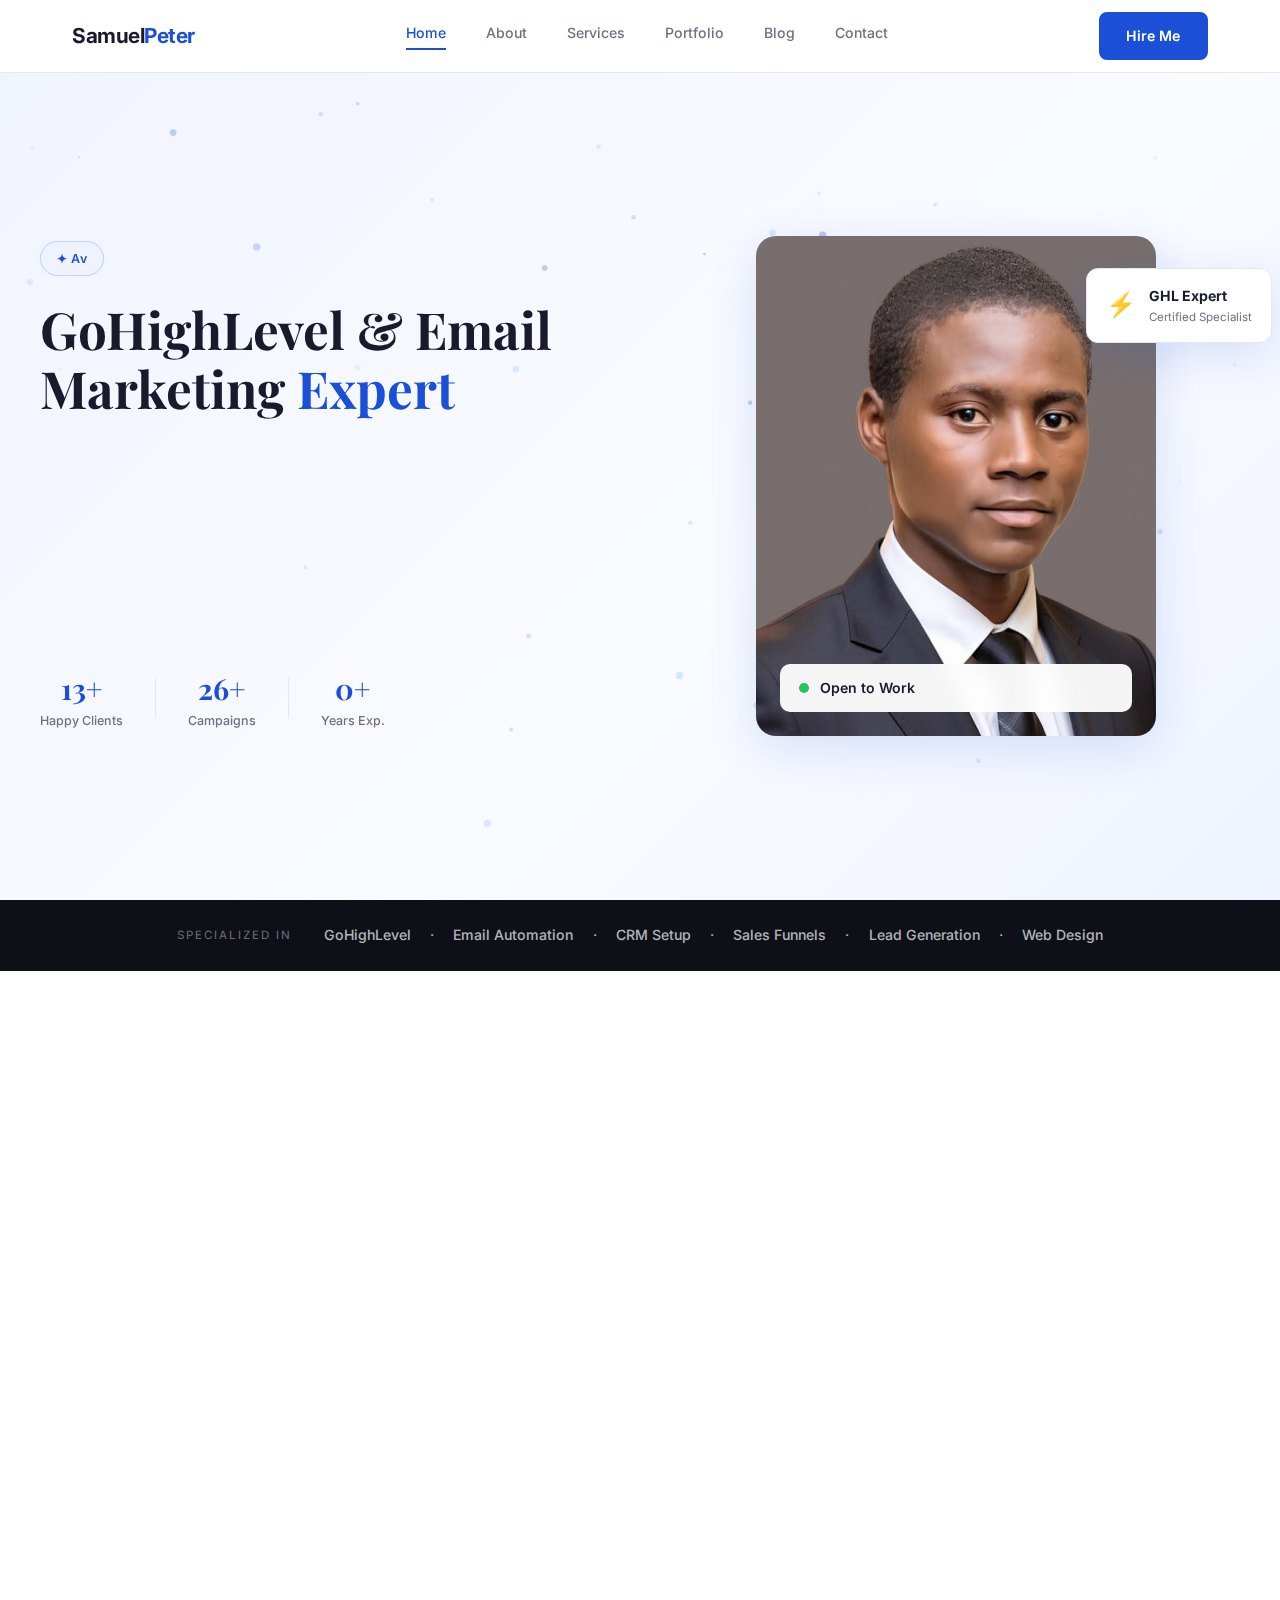
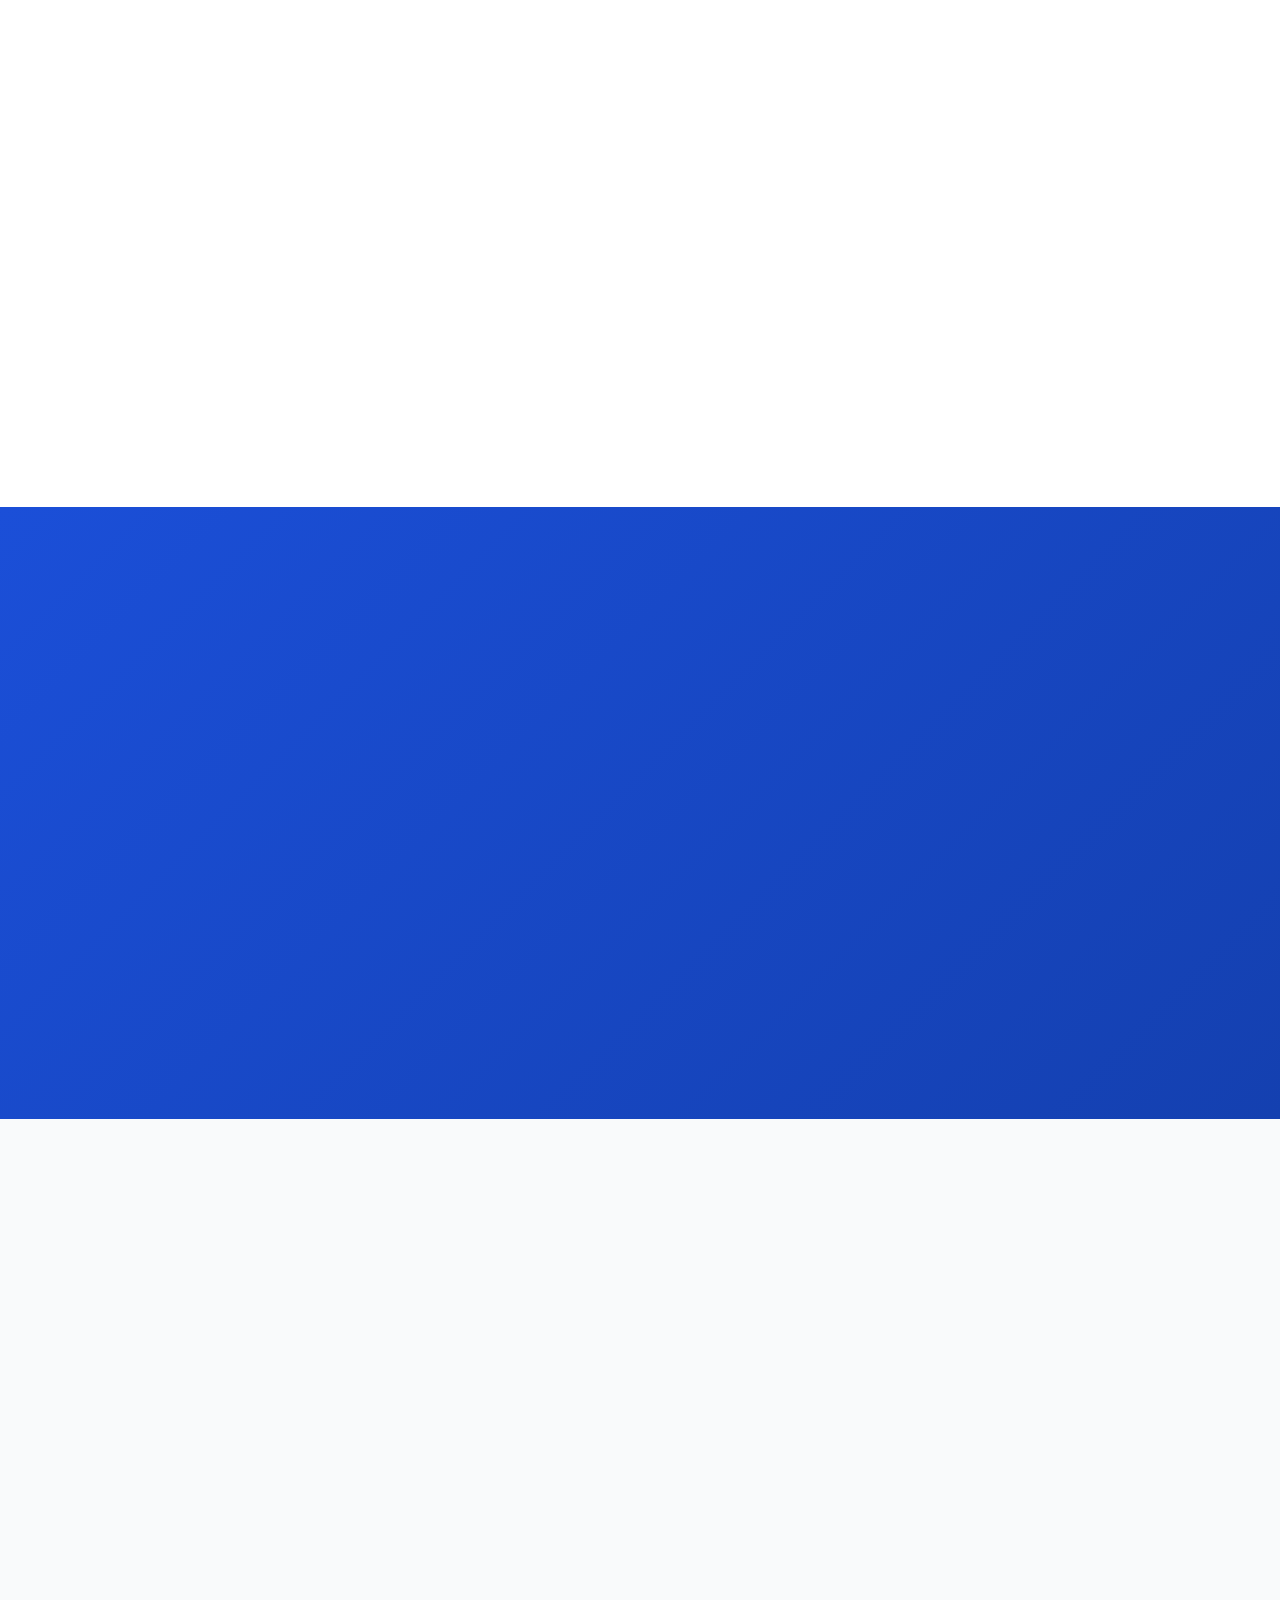
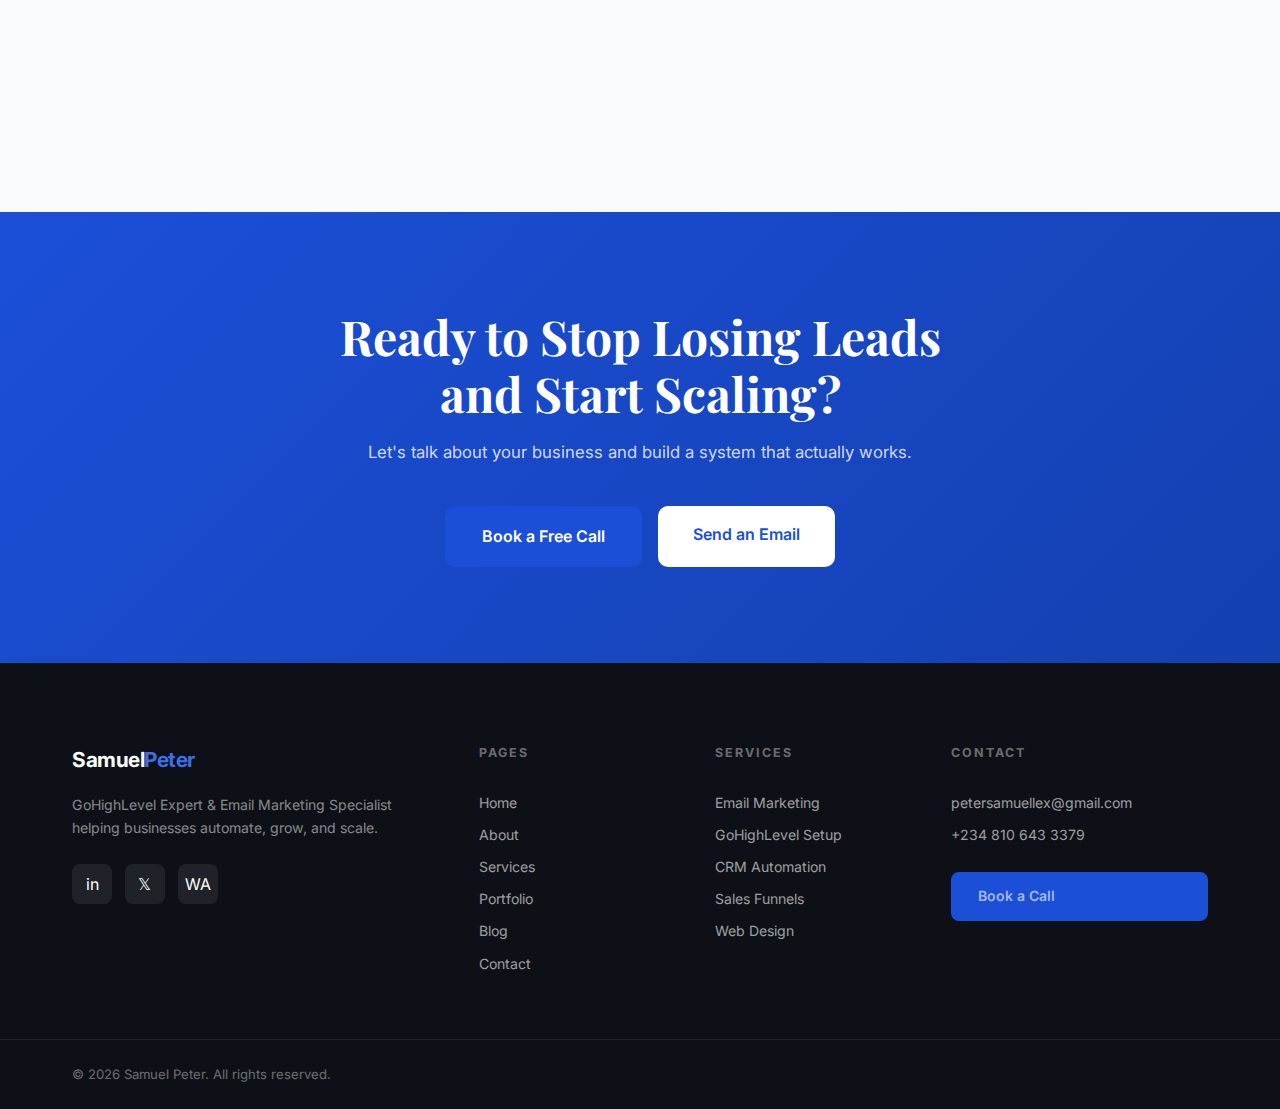
<file: index.html.html>
<!DOCTYPE html>
<html lang="en">
<head>
  <meta charset="UTF-8"/>
  <meta name="viewport" content="width=device-width, initial-scale=1.0"/>
  <title>Samuel Peter — GoHighLevel & Email Marketing Expert</title>
  <link rel="stylesheet" href="style.css"/>
  <link href="https://fonts.googleapis.com/css2?family=Inter:wght@300;400;500;600;700&family=Playfair+Display:ital,wght@0,700;1,400&display=swap" rel="stylesheet"/>
</head>
<body>

  <!-- NAVBAR -->
  <header class="navbar" id="navbar">
    <div class="container nav-inner">
      <a href="index.html" class="logo">Samuel<span>Peter</span></a>
      <nav class="nav-links">
        <a href="index.html" class="active">Home</a>
        <a href="about.html">About</a>
        <a href="services.html">Services</a>
        <a href="portfolio.html">Portfolio</a>
        <a href="blog.html">Blog</a>
        <a href="contact.html">Contact</a>
      </nav>
      <a href="contact.html" class="btn-primary">Hire Me</a>
      <button class="hamburger" id="hamburger">&#9776;</button>
    </div>
    <div class="mobile-menu" id="mobileMenu">
      <a href="index.html">Home</a>
      <a href="about.html">About</a>
      <a href="services.html">Services</a>
      <a href="portfolio.html">Portfolio</a>
      <a href="blog.html">Blog</a>
      <a href="contact.html">Contact</a>
    </div>
  </header>

  <!-- HERO -->
  <section class="hero">
    <div class="container hero-grid">
      <div class="hero-text">
        <div class="badge">✦ Available for New Projects</div>
        <h1>GoHighLevel &amp; Email Marketing <span>Expert</span></h1>
        <p class="hero-sub">I help coaches, agencies, and service businesses stop losing leads — by building CRM systems, email automations, and sales funnels that actually work.</p>
        <div class="hero-btns">
          <a href="contact.html" class="btn-primary">Book a Free Call</a>
          <a href="services.html" class="btn-secondary">See My Services</a>
        </div>
        <div class="hero-stats">
          <div class="hstat"><span>50+</span>Happy Clients</div>
          <div class="hstat-div"></div>
          <div class="hstat"><span>100+</span>Campaigns</div>
          <div class="hstat-div"></div>
          <div class="hstat"><span>3+</span>Years Exp.</div>
        </div>
      </div>
      <div class="hero-photo-wrap">
        <div class="hero-photo-card">
          <img src="samuel (1).jpg" alt="Samuel Peter" class="hero-img"/>
          <div class="hero-photo-badge">
            <div class="badge-dot"></div>
            <span>Open to Work</span>
          </div>
        </div>
        <div class="hero-float-card">
          <div class="fc-icon">⚡</div>
          <div>
            <div class="fc-title">GHL Expert</div>
            <div class="fc-sub">Certified Specialist</div>
          </div>
        </div>
      </div>
    </div>
  </section>

  <!-- TRUSTED BY -->
  <section class="trusted">
    <div class="container">
      <p class="trusted-label">Specialized In</p>
      <div class="trusted-list">
        <span>GoHighLevel</span>
        <span>·</span>
        <span>Email Automation</span>
        <span>·</span>
        <span>CRM Setup</span>
        <span>·</span>
        <span>Sales Funnels</span>
        <span>·</span>
        <span>Lead Generation</span>
        <span>·</span>
        <span>Web Design</span>
      </div>
    </div>
  </section>

  <!-- WHAT I DO -->
  <section class="section bg-white">
    <div class="container">
      <div class="section-header">
        <div class="section-tag">What I Do</div>
        <h2>Everything Between a <em>Lead Coming In</em><br/>and a <em>Client Paying You</em></h2>
        <p>I've built, fixed, and rebuilt systems for businesses just like yours. Here are the core things I specialize in.</p>
      </div>
      <div class="cards-grid">
        <div class="card reveal">
          <div class="card-icon blue">📧</div>
          <h3>Email Marketing</h3>
          <p>Strategic campaigns that engage your audience, nurture leads, and turn subscribers into paying clients.</p>
          <a href="services.html" class="card-link">Learn more →</a>
        </div>
        <div class="card reveal">
          <div class="card-icon blue">⚡</div>
          <h3>GoHighLevel Setup</h3>
          <p>Full GHL buildout — CRM, pipelines, automations, calendars, and everything in between — done right.</p>
          <a href="services.html" class="card-link">Learn more →</a>
        </div>
        <div class="card reveal">
          <div class="card-icon blue">🚀</div>
          <h3>Sales Funnels & Landing Pages</h3>
          <p>High-converting funnels and pages designed to capture leads and close sales on autopilot.</p>
          <a href="services.html" class="card-link">Learn more →</a>
        </div>
        <div class="card reveal">
          <div class="card-icon blue">🤖</div>
          <h3>Workflow Automation</h3>
          <p>Smart automations that follow up with every lead, every time — so nothing falls through the cracks.</p>
          <a href="services.html" class="card-link">Learn more →</a>
        </div>
        <div class="card reveal">
          <div class="card-icon blue">🌐</div>
          <h3>Web Design & Development</h3>
          <p>Professional websites that look great, load fast, and convert visitors into enquiries.</p>
          <a href="services.html" class="card-link">Learn more →</a>
        </div>
        <div class="card reveal">
          <div class="card-icon blue">🔗</div>
          <h3>Zapier & Integrations</h3>
          <p>Connect your tools and automate your workflow with seamless third-party integrations.</p>
          <a href="services.html" class="card-link">Learn more →</a>
        </div>
      </div>
    </div>
  </section>

  <!-- ABOUT STRIP -->
  <section class="section bg-blue">
    <div class="container about-strip">
      <div class="about-strip-text reveal">
        <div class="section-tag light">About Me</div>
        <h2 style="color:#fff">I Don't Just Build Systems.<br/>I Fix What's <em>Actually</em> Broken.</h2>
        <p style="color:rgba(255,255,255,0.75)">Most businesses don't have an offer problem — they have a systems problem. Broken CRMs, half-built automations, leads falling through the cracks. I come in, understand your business quickly, and build a system that fits the way you actually operate.</p>
        <a href="about.html" class="btn-white">Read My Full Story</a>
      </div>
      <div class="about-strip-img reveal">
        <img src="samuel (1).jpg" alt="Samuel Peter"/>
      </div>
    </div>
  </section>

  <!-- TESTIMONIAL -->
  <section class="section bg-light">
    <div class="container">
      <div class="section-header">
        <div class="section-tag">Client Results</div>
        <h2>What Clients Say After<br/>We Work Together</h2>
      </div>
      <div class="testimonials-grid">
        <div class="testimonial reveal">
          <div class="t-stars">★★★★★</div>
          <p>"Samuel completely transformed our GHL setup. Our follow-up is now fully automated and we haven't lost a lead since. Wish we'd done this sooner."</p>
          <div class="t-author"><div class="t-avatar">JD</div><div><strong>James D.</strong><span>Business Coach</span></div></div>
        </div>
        <div class="testimonial reveal">
          <div class="t-stars">★★★★★</div>
          <p>"Our email open rates went from 18% to 47% after Samuel rebuilt our sequences. The guy knows exactly what he's doing with automation."</p>
          <div class="t-author"><div class="t-avatar">AM</div><div><strong>Amaka M.</strong><span>Agency Owner</span></div></div>
        </div>
        <div class="testimonial reveal">
          <div class="t-stars">★★★★★</div>
          <p>"Finally someone who actually listens before building. Samuel mapped out our entire funnel, fixed the leaks, and delivered on time. Highly recommend."</p>
          <div class="t-author"><div class="t-avatar">RL</div><div><strong>Richard L.</strong><span>Service Business Owner</span></div></div>
        </div>
      </div>
    </div>
  </section>

  <!-- CTA -->
  <section class="cta-section">
    <div class="container cta-inner">
      <h2>Ready to Stop Losing Leads<br/>and Start Scaling?</h2>
      <p>Let's talk about your business and build a system that actually works.</p>
      <div class="cta-btns">
        <a href="contact.html" class="btn-primary large">Book a Free Call</a>
        <a href="mailto:petersamuellex@gmail.com" class="btn-white large">Send an Email</a>
      </div>
    </div>
  </section>

  <!-- FOOTER -->
  <footer class="footer">
    <div class="container footer-inner">
      <div class="footer-brand">
        <div class="logo">Samuel<span>Peter</span></div>
        <p>GoHighLevel Expert & Email Marketing Specialist helping businesses automate, grow, and scale.</p>
        <div class="social-links">
          <a href="https://www.linkedin.com/in/samuel-lex-/" target="_blank" title="LinkedIn">in</a>
          <a href="https://x.com/PeterSamue68242" target="_blank" title="Twitter/X">𝕏</a>
          <a href="https://wa.me/2348106433379" target="_blank" title="WhatsApp">WA</a>
        </div>
      </div>
      <div class="footer-links">
        <h4>Pages</h4>
        <a href="index.html">Home</a>
        <a href="about.html">About</a>
        <a href="services.html">Services</a>
        <a href="portfolio.html">Portfolio</a>
        <a href="blog.html">Blog</a>
        <a href="contact.html">Contact</a>
      </div>
      <div class="footer-links">
        <h4>Services</h4>
        <a href="services.html">Email Marketing</a>
        <a href="services.html">GoHighLevel Setup</a>
        <a href="services.html">CRM Automation</a>
        <a href="services.html">Sales Funnels</a>
        <a href="services.html">Web Design</a>
      </div>
      <div class="footer-contact">
        <h4>Contact</h4>
        <a href="mailto:petersamuellex@gmail.com">petersamuellex@gmail.com</a>
        <a href="https://wa.me/2348106433379">+234 810 643 3379</a>
        <a href="contact.html" class="btn-primary" style="margin-top:1rem;display:inline-block">Book a Call</a>
      </div>
    </div>
    <div class="footer-bottom">
      <div class="container">© 2026 Samuel Peter. All rights reserved.</div>
    </div>
  </footer>

  <script src="main.js"></script>
</body>
</html>
</file>
<file: main-style.css>
/* ===== ROOT VARIABLES ===== */
:root {
  --blue: #1B4FD8;
  --blue-dark: #1440B0;
  --blue-light: #EEF3FF;
  --blue-mid: #3D6FE8;
  --dark: #0D1117;
  --dark2: #161B22;
  --text: #1A1A2E;
  --text-muted: #6B7280;
  --light: #F9FAFB;
  --white: #FFFFFF;
  --border: #E5E7EB;
  --radius: 12px;
  --shadow: 0 4px 24px rgba(27,79,216,0.08);
  --shadow-lg: 0 12px 48px rgba(27,79,216,0.15);
}

/* ===== RESET ===== */
*, *::before, *::after { box-sizing: border-box; margin: 0; padding: 0; }
html { scroll-behavior: smooth; }
body { font-family: 'Inter', sans-serif; color: var(--text); background: var(--white); font-size: 16px; line-height: 1.6; }
img { max-width: 100%; display: block; }
a { text-decoration: none; color: inherit; }

/* ===== CONTAINER ===== */
.container { max-width: 1200px; margin: 0 auto; padding: 0 2rem; }

/* ===== NAVBAR ===== */
.navbar {
  position: fixed; top: 0; left: 0; right: 0; z-index: 1000;
  background: rgba(255,255,255,0.97);
  border-bottom: 1px solid var(--border);
  backdrop-filter: blur(10px);
  transition: box-shadow 0.3s;
}
.navbar.scrolled { box-shadow: 0 2px 20px rgba(0,0,0,0.08); }
.nav-inner { display: flex; align-items: center; justify-content: space-between; height: 72px; }
.logo { font-family: 'Inter', sans-serif; font-weight: 700; font-size: 1.3rem; color: var(--text); letter-spacing: -0.5px; }
.logo span { color: var(--blue); }
.nav-links { display: flex; gap: 2.5rem; list-style: none; }
.nav-links a { font-size: 0.88rem; font-weight: 500; color: var(--text-muted); transition: color 0.2s; padding-bottom: 4px; border-bottom: 2px solid transparent; }
.nav-links a:hover, .nav-links a.active { color: var(--blue); border-bottom-color: var(--blue); }
.hamburger { display: none; background: none; border: none; font-size: 1.4rem; cursor: pointer; color: var(--text); }
.mobile-menu { display: none; flex-direction: column; padding: 1rem 2rem 1.5rem; border-top: 1px solid var(--border); background: white; }
.mobile-menu a { padding: 0.75rem 0; font-weight: 500; color: var(--text); border-bottom: 1px solid var(--border); font-size: 0.95rem; }
.mobile-menu.open { display: flex; }

/* ===== BUTTONS ===== */
.btn-primary {
  display: inline-block; background: var(--blue); color: white;
  padding: 0.7rem 1.6rem; border-radius: 8px; font-weight: 600;
  font-size: 0.88rem; transition: background 0.2s, transform 0.2s, box-shadow 0.2s;
  border: 2px solid var(--blue); cursor: pointer;
}
.btn-primary:hover { background: var(--blue-dark); transform: translateY(-1px); box-shadow: 0 6px 20px rgba(27,79,216,0.3); }
.btn-primary.large { padding: 1rem 2.2rem; font-size: 1rem; border-radius: 10px; }
.btn-secondary {
  display: inline-block; background: transparent; color: var(--blue);
  padding: 0.7rem 1.6rem; border-radius: 8px; font-weight: 600;
  font-size: 0.88rem; border: 2px solid var(--blue);
  transition: background 0.2s, color 0.2s;
}
.btn-secondary:hover { background: var(--blue-light); }
.btn-white {
  display: inline-block; background: white; color: var(--blue);
  padding: 0.9rem 2rem; border-radius: 8px; font-weight: 600;
  font-size: 0.9rem; transition: transform 0.2s, box-shadow 0.2s;
}
.btn-white:hover { transform: translateY(-2px); box-shadow: var(--shadow-lg); }
.btn-white.large { padding: 1rem 2.2rem; font-size: 1rem; border-radius: 10px; }

/* ===== HERO ===== */
.hero {
  min-height: 100vh; padding-top: 72px;
  background: linear-gradient(135deg, #F0F4FF 0%, #FAFBFF 60%, #EEF3FF 100%);
  display: flex; align-items: center;
}
.hero-grid { display: grid; grid-template-columns: 1fr 1fr; gap: 4rem; align-items: center; padding: 5rem 0; }

.badge {
  display: inline-flex; align-items: center; gap: 0.5rem;
  background: var(--blue-light); color: var(--blue);
  padding: 0.4rem 1rem; border-radius: 20px;
  font-size: 0.78rem; font-weight: 600; letter-spacing: 0.5px;
  margin-bottom: 1.5rem; border: 1px solid rgba(27,79,216,0.2);
}

.hero-text h1 {
  font-family: 'Playfair Display', serif;
  font-size: clamp(2.2rem, 4vw, 3.6rem);
  font-weight: 700; line-height: 1.15;
  color: var(--text); margin-bottom: 1.2rem;
}
.hero-text h1 span { color: var(--blue); }
.hero-sub { font-size: 1.05rem; color: var(--text-muted); line-height: 1.8; margin-bottom: 2.5rem; max-width: 500px; }
.hero-btns { display: flex; gap: 1rem; flex-wrap: wrap; margin-bottom: 3rem; }
.hero-stats { display: flex; align-items: center; gap: 2rem; }
.hstat { text-align: center; }
.hstat span { display: block; font-size: 1.8rem; font-weight: 700; color: var(--blue); font-family: 'Playfair Display', serif; }
.hstat { font-size: 0.78rem; color: var(--text-muted); font-weight: 500; }
.hstat-div { width: 1px; height: 40px; background: var(--border); }

/* HERO PHOTO */
.hero-photo-wrap { position: relative; display: flex; justify-content: center; }
.hero-photo-card {
  position: relative; width: 400px;
  border-radius: 20px; overflow: hidden;
  box-shadow: var(--shadow-lg);
}
.hero-img { width: 100%; height: 500px; object-fit: cover; object-position: center 12%; border-radius: 0; }
.hero-photo-badge {
  position: absolute; bottom: 1.5rem; left: 1.5rem; right: 1.5rem;
  background: rgba(255,255,255,0.95); backdrop-filter: blur(10px);
  border-radius: 10px; padding: 0.8rem 1.2rem;
  display: flex; align-items: center; gap: 0.7rem;
  font-weight: 600; font-size: 0.88rem;
}
.badge-dot { width: 10px; height: 10px; background: #22C55E; border-radius: 50%; animation: pulse 2s infinite; }
@keyframes pulse { 0%,100% { box-shadow: 0 0 0 0 rgba(34,197,94,0.4); } 50% { box-shadow: 0 0 0 6px rgba(34,197,94,0); } }

.hero-float-card {
  position: absolute; top: 2rem; right: -2rem;
  background: white; border-radius: 12px; padding: 1rem 1.2rem;
  box-shadow: var(--shadow-lg); display: flex; align-items: center; gap: 0.8rem;
  border: 1px solid var(--border);
}
.fc-icon { font-size: 1.5rem; }
.fc-title { font-weight: 700; font-size: 0.88rem; }
.fc-sub { font-size: 0.72rem; color: var(--text-muted); }

/* ===== TRUSTED ===== */
.trusted { background: var(--dark); padding: 1.5rem 0; }
.trusted .container { display: flex; align-items: center; gap: 2rem; flex-wrap: wrap; justify-content: center; }
.trusted-label { font-size: 0.72rem; letter-spacing: 2px; text-transform: uppercase; color: rgba(255,255,255,0.4); white-space: nowrap; }
.trusted-list { display: flex; align-items: center; gap: 1.2rem; flex-wrap: wrap; }
.trusted-list span { font-size: 0.88rem; color: rgba(255,255,255,0.7); font-weight: 500; }

/* ===== SECTION SHARED ===== */
.section { padding: 6rem 0; }
.bg-white { background: var(--white); }
.bg-light { background: var(--light); }
.bg-blue { background: linear-gradient(135deg, var(--blue) 0%, var(--blue-dark) 100%); }

.section-header { text-align: center; max-width: 640px; margin: 0 auto 4rem; }
.section-tag {
  display: inline-block; font-size: 0.72rem; font-weight: 700;
  letter-spacing: 3px; text-transform: uppercase; color: var(--blue);
  background: var(--blue-light); padding: 0.3rem 1rem;
  border-radius: 20px; margin-bottom: 1rem;
}
.section-tag.light { background: rgba(255,255,255,0.15); color: rgba(255,255,255,0.9); }
.section-header h2 {
  font-family: 'Playfair Display', serif;
  font-size: clamp(1.8rem, 3.5vw, 2.8rem); font-weight: 700;
  line-height: 1.25; margin-bottom: 1rem;
}
.section-header h2 em { font-style: italic; color: var(--blue); }
.section-header p { color: var(--text-muted); font-size: 1rem; line-height: 1.7; }

/* ===== CARDS ===== */
.cards-grid { display: grid; grid-template-columns: repeat(3, 1fr); gap: 1.5rem; }
.card {
  background: var(--white); border: 1px solid var(--border);
  border-radius: var(--radius); padding: 2rem;
  transition: transform 0.3s, box-shadow 0.3s, border-color 0.3s;
}
.card:hover { transform: translateY(-6px); box-shadow: var(--shadow-lg); border-color: var(--blue); }
.card-icon { width: 52px; height: 52px; border-radius: 12px; display: flex; align-items: center; justify-content: center; font-size: 1.4rem; margin-bottom: 1.2rem; }
.card-icon.blue { background: var(--blue-light); }
.card h3 { font-size: 1.05rem; font-weight: 700; margin-bottom: 0.6rem; }
.card p { font-size: 0.88rem; color: var(--text-muted); line-height: 1.7; margin-bottom: 1rem; }
.card-link { font-size: 0.85rem; font-weight: 600; color: var(--blue); transition: gap 0.2s; }
.card-link:hover { text-decoration: underline; }

/* ===== ABOUT STRIP ===== */
.about-strip { display: grid; grid-template-columns: 1fr 1fr; gap: 5rem; align-items: center; }
.about-strip-img { display: flex; justify-content: center; align-items: center; overflow: hidden; border-radius: 16px; }
.about-strip-img img { width: 100%; height: 520px; object-fit: cover; object-position: center 25%; border-radius: 16px; }
.about-strip-text h2 { font-family: 'Playfair Display', serif; font-size: clamp(1.8rem, 3vw, 2.6rem); font-weight: 700; color: white; line-height: 1.25; margin-bottom: 1.2rem; }
.about-strip-text h2 em { font-style: italic; color: rgba(255,255,255,0.75); }
.about-strip-text p { margin-bottom: 2rem; }


/* ===== TESTIMONIALS ===== */
.testimonials-grid { display: grid; grid-template-columns: repeat(3, 1fr); gap: 1.5rem; }
.testimonial { background: white; border: 2px solid #1B4FD8; border-radius: var(--radius); padding: 2rem; box-shadow: 0 4px 20px rgba(27,79,216,0.10); transition: transform 0.3s ease, box-shadow 0.3s ease; }
.testimonial:hover { transform: translateY(-6px); box-shadow: 0 16px 40px rgba(27,79,216,0.18); }
.t-stars { color: #F59E0B; font-size: 1rem; margin-bottom: 1rem; }
.testimonial p { font-size: 0.92rem; color: var(--text-muted); line-height: 1.7; margin-bottom: 1.5rem; font-style: italic; }
.t-author { display: flex; align-items: center; gap: 0.8rem; }
.t-avatar { width: 42px; height: 42px; border-radius: 50%; background: var(--blue); color: white; display: flex; align-items: center; justify-content: center; font-weight: 700; font-size: 0.85rem; flex-shrink: 0; }
.t-author strong { display: block; font-size: 0.9rem; }
.t-author span { font-size: 0.78rem; color: var(--text-muted); }

/* ===== CTA ===== */
.cta-section {
  background: linear-gradient(135deg, var(--blue) 0%, var(--blue-dark) 100%);
  padding: 6rem 0; text-align: center;
}
.cta-inner h2 {
  font-family: 'Playfair Display', serif;
  font-size: clamp(2rem, 4vw, 3rem); color: white;
  font-weight: 700; margin-bottom: 1rem; line-height: 1.2;
}
.cta-inner p { color: rgba(255,255,255,0.8); font-size: 1.05rem; margin-bottom: 2.5rem; }
.cta-btns { display: flex; justify-content: center; gap: 1rem; flex-wrap: wrap; }

/* ===== FOOTER ===== */
.footer { background: var(--dark); color: white; padding: 5rem 0 0; }
.footer-inner { display: grid; grid-template-columns: 2fr 1fr 1fr 1.5fr; gap: 4rem; padding-bottom: 4rem; }
.footer-brand .logo { color: white; margin-bottom: 1rem; }
.footer-brand .logo span { color: var(--blue-mid); }
.footer-brand p { font-size: 0.88rem; color: rgba(255,255,255,0.5); line-height: 1.7; margin-bottom: 1.5rem; }
.social-links { display: flex; gap: 0.8rem; }
.social-links a {
  width: 40px; height: 40px; border-radius: 8px;
  background: rgba(255,255,255,0.08);
  display: flex; align-items: center; justify-content: center;
  transition: background 0.2s, transform 0.2s;
}
.social-links a:hover { transform: translateY(-2px); }
.social-links a.linkedin:hover { background: #0A66C2; }
.social-links a.twitter:hover { background: #000000; }
.social-links a.whatsapp:hover { background: #25D366; }
.social-links a svg { width: 20px; height: 20px; fill: white; }
.footer-links h4, .footer-contact h4 { font-size: 0.78rem; letter-spacing: 2px; text-transform: uppercase; color: rgba(255,255,255,0.4); margin-bottom: 1.2rem; }
.footer-links { display: flex; flex-direction: column; gap: 0.6rem; }
.footer-links a { font-size: 0.88rem; color: rgba(255,255,255,0.6); transition: color 0.2s; }
.footer-links a:hover { color: white; }
.footer-contact { display: flex; flex-direction: column; gap: 0.6rem; }
.footer-contact a { font-size: 0.88rem; color: rgba(255,255,255,0.6); transition: color 0.2s; }
.footer-contact a:hover { color: white; }
.footer-bottom { border-top: 1px solid rgba(255,255,255,0.08); padding: 1.5rem 0; font-size: 0.82rem; color: rgba(255,255,255,0.4); }

/* ===== PAGE HERO ===== */
.page-hero {
  background: linear-gradient(135deg, var(--dark) 0%, #1a2035 100%);
  padding: 9rem 0 5rem; text-align: center; color: white;
}
.page-hero .section-tag { background: rgba(255,255,255,0.1); color: rgba(255,255,255,0.8); margin-bottom: 1.2rem; }
.page-hero h1 {
  font-family: 'Playfair Display', serif;
  font-size: clamp(2rem, 4vw, 3.5rem); font-weight: 700;
  line-height: 1.2; margin-bottom: 1rem;
}
.page-hero h1 em { font-style: italic; color: #7B9EFF; }
.page-hero p { font-size: 1.05rem; color: rgba(255,255,255,0.65); max-width: 560px; margin: 0 auto; }

/* ===== ABOUT PAGE ===== */
.about-main-grid { display: grid; grid-template-columns: 1fr 1.2fr; gap: 5rem; align-items: center; }
.about-main-img { position: relative; }
.about-main-img img { width: 100%; height: 520px; object-fit: cover; object-position: top; border-radius: 16px; box-shadow: var(--shadow-lg); }
.about-img-card {
  position: absolute; bottom: -1.5rem; right: -1.5rem;
  background: white; border-radius: 12px; padding: 1rem 1.4rem;
  box-shadow: var(--shadow-lg); display: flex; align-items: center; gap: 0.8rem;
  border: 1px solid var(--border);
}
.about-main-text h2 { font-family: 'Playfair Display', serif; font-size: clamp(1.8rem, 3vw, 2.8rem); font-weight: 700; line-height: 1.2; margin-bottom: 1.5rem; }
.about-main-text h2 em { font-style: italic; color: var(--blue); }
.about-main-text p { color: var(--text-muted); line-height: 1.8; margin-bottom: 1rem; }
.about-highlights { display: flex; gap: 2.5rem; margin-top: 2.5rem; padding-top: 2rem; border-top: 1px solid var(--border); }
.hi-num { font-family: 'Playfair Display', serif; font-size: 2.2rem; font-weight: 700; color: var(--blue); line-height: 1; }
.hi-label { font-size: 0.78rem; color: var(--text-muted); margin-top: 0.3rem; }

/* PROCESS */
.process-steps { max-width: 800px; margin: 0 auto; display: flex; flex-direction: column; gap: 0; }
.process-step { display: grid; grid-template-columns: 80px 1fr; gap: 2rem; padding: 2.5rem 0; border-bottom: 1px solid var(--border); align-items: start; }
.process-step:last-child { border-bottom: none; }
.step-num { font-family: 'Playfair Display', serif; font-size: 2.5rem; font-weight: 700; color: var(--blue); opacity: 0.3; line-height: 1; }
.step-content h3 { font-size: 1.1rem; font-weight: 700; margin-bottom: 0.6rem; }
.step-content p { color: var(--text-muted); line-height: 1.8; }

/* SKILLS GRID */
.skills-grid { display: flex; flex-wrap: wrap; gap: 0.8rem; }
.skill-card {
  background: var(--blue-light); color: var(--blue);
  padding: 0.5rem 1.2rem; border-radius: 20px;
  font-size: 0.85rem; font-weight: 600;
  border: 1px solid rgba(27,79,216,0.15);
  transition: background 0.2s, color 0.2s;
}
.skill-card:hover { background: var(--blue); color: white; }

/* ===== SERVICES PAGE ===== */
.services-list { display: flex; flex-direction: column; gap: 1px; background: var(--border); border-radius: var(--radius); overflow: hidden; }
.service-row {
  background: white; padding: 2.5rem;
  display: grid; grid-template-columns: 60px 1fr auto;
  gap: 2rem; align-items: center;
  transition: background 0.2s;
}
.service-row:hover { background: var(--light); }
.sr-icon { font-size: 2rem; text-align: center; }
.sr-content h3 { font-size: 1.1rem; font-weight: 700; margin-bottom: 0.5rem; }
.sr-content p { color: var(--text-muted); font-size: 0.9rem; line-height: 1.7; margin-bottom: 1rem; }
.sr-tags { display: flex; gap: 0.5rem; flex-wrap: wrap; }
.sr-tags span { background: var(--blue-light); color: var(--blue); padding: 0.2rem 0.7rem; border-radius: 20px; font-size: 0.72rem; font-weight: 600; }
.sr-btn { white-space: nowrap; }

/* FOR GRID */
.for-grid { display: grid; grid-template-columns: repeat(3,1fr); gap: 1.5rem; }
.for-card { background: white; border: 1px solid var(--border); border-radius: var(--radius); padding: 2.5rem; text-align: center; transition: transform 0.3s, box-shadow 0.3s; }
.for-card:hover { transform: translateY(-5px); box-shadow: var(--shadow-lg); }
.for-icon { font-size: 2.5rem; margin-bottom: 1rem; }
.for-card h3 { font-size: 1.05rem; font-weight: 700; margin-bottom: 0.6rem; }
.for-card p { color: var(--text-muted); font-size: 0.88rem; line-height: 1.7; }

/* ===== PORTFOLIO PAGE ===== */
.filter-bar { display: flex; gap: 0.7rem; flex-wrap: wrap; margin-bottom: 3rem; }
.filter-btn {
  padding: 0.5rem 1.2rem; border-radius: 20px; border: 1px solid var(--border);
  background: white; font-size: 0.85rem; font-weight: 500; cursor: pointer;
  transition: all 0.2s; color: var(--text-muted);
}
.filter-btn:hover, .filter-btn.active { background: var(--blue); color: white; border-color: var(--blue); }

.portfolio-grid { display: grid; grid-template-columns: repeat(3,1fr); gap: 1.5rem; }
.portfolio-card { background: white; border: 1px solid var(--border); border-radius: var(--radius); overflow: hidden; transition: transform 0.3s, box-shadow 0.3s; }
.portfolio-card:hover { transform: translateY(-6px); box-shadow: var(--shadow-lg); }
.pcard-img { height: 200px; position: relative; display: flex; align-items: flex-end; padding: 1rem; }
.ghl-bg { background: linear-gradient(135deg, #1B4FD8, #3D6FE8); }
.email-bg { background: linear-gradient(135deg, #0D1117, #1B4FD8); }
.funnel-bg { background: linear-gradient(135deg, #1440B0, #0D1117); }
.web-bg { background: linear-gradient(135deg, #3D6FE8, #1440B0); }
.pcard-overlay span { background: rgba(255,255,255,0.15); color: white; padding: 0.3rem 0.8rem; border-radius: 20px; font-size: 0.75rem; font-weight: 600; }
.pcard-body { padding: 1.5rem; }
.pcard-tag { font-size: 0.72rem; font-weight: 700; letter-spacing: 1px; text-transform: uppercase; color: var(--blue); margin-bottom: 0.6rem; }
.pcard-body h3 { font-size: 1rem; font-weight: 700; margin-bottom: 0.6rem; line-height: 1.4; }
.pcard-body p { font-size: 0.85rem; color: var(--text-muted); line-height: 1.6; margin-bottom: 1rem; }
.pcard-results { display: flex; gap: 1rem; border-top: 1px solid var(--border); padding-top: 1rem; }
.result-item { font-size: 0.78rem; color: var(--text-muted); }
.result-item span { display: block; font-weight: 700; color: var(--blue); font-size: 0.95rem; }

/* ===== BLOG PAGE ===== */
.blog-grid { display: grid; grid-template-columns: repeat(3,1fr); gap: 1.5rem; }
.blog-card { background: white; border: 1px solid var(--border); border-radius: var(--radius); overflow: hidden; transition: transform 0.3s, box-shadow 0.3s; }
.blog-card:hover { transform: translateY(-5px); box-shadow: var(--shadow-lg); }
.blog-img { height: 180px; position: relative; }
.blog-img-1 { background: linear-gradient(135deg, #1B4FD8, #3D6FE8); }
.blog-img-2 { background: linear-gradient(135deg, #0D1117, #1B4FD8); }
.blog-img-3 { background: linear-gradient(135deg, #1440B0, #3D6FE8); }
.blog-cat-tag { position: absolute; bottom: 1rem; left: 1rem; background: rgba(255,255,255,0.2); color: white; padding: 0.25rem 0.75rem; border-radius: 20px; font-size: 0.72rem; font-weight: 600; }
.blog-body { padding: 1.5rem; }
.blog-meta { font-size: 0.75rem; color: var(--text-muted); margin-bottom: 0.6rem; }
.blog-body h3 { font-size: 1rem; font-weight: 700; line-height: 1.4; margin-bottom: 0.6rem; }
.blog-body p { font-size: 0.85rem; color: var(--text-muted); line-height: 1.6; margin-bottom: 1rem; }

/* ===== CONTACT PAGE ===== */
.contact-grid { display: grid; grid-template-columns: 1fr 1.4fr; gap: 5rem; align-items: start; }
.contact-info h2 { font-family: 'Playfair Display', serif; font-size: 2rem; font-weight: 700; margin-bottom: 1rem; }
.contact-info > p { color: var(--text-muted); line-height: 1.8; margin-bottom: 2rem; }
.contact-methods { display: flex; flex-direction: column; gap: 1rem; margin-bottom: 2rem; }
.contact-method { display: flex; align-items: center; gap: 1rem; padding: 1rem 1.2rem; border: 1px solid var(--border); border-radius: var(--radius); transition: border-color 0.2s, background 0.2s; }
.contact-method:hover { border-color: var(--blue); background: var(--blue-light); }
.cm-icon { font-size: 1.5rem; flex-shrink: 0; }
.cm-label { font-size: 0.72rem; text-transform: uppercase; letter-spacing: 1px; color: var(--text-muted); }
.cm-val { font-weight: 600; font-size: 0.9rem; }
.availability-box { display: flex; align-items: center; gap: 1rem; background: #F0FDF4; border: 1px solid #BBF7D0; border-radius: var(--radius); padding: 1.2rem; }
.avail-dot { width: 12px; height: 12px; background: #22C55E; border-radius: 50%; flex-shrink: 0; animation: pulse 2s infinite; }
.availability-box strong { display: block; font-size: 0.9rem; }
.availability-box p { font-size: 0.82rem; color: var(--text-muted); margin: 0; }
.contact-form-wrap { background: var(--light); border-radius: 16px; padding: 2.5rem; border: 1px solid var(--border); }
.contact-form { display: flex; flex-direction: column; gap: 1.2rem; }
.form-row { display: grid; grid-template-columns: 1fr 1fr; gap: 1rem; }
.form-group { display: flex; flex-direction: column; gap: 0.4rem; }
.form-group label { font-size: 0.82rem; font-weight: 600; color: var(--text); }
.form-group input, .form-group textarea, .form-group select {
  padding: 0.75rem 1rem; border: 1px solid var(--border);
  border-radius: 8px; font-family: 'Inter', sans-serif; font-size: 0.9rem;
  background: white; transition: border-color 0.2s, box-shadow 0.2s;
  color: var(--text);
}
.form-group input:focus, .form-group textarea:focus, .form-group select:focus {
  outline: none; border-color: var(--blue);
  box-shadow: 0 0 0 3px rgba(27,79,216,0.1);
}
.form-note { font-size: 0.78rem; color: var(--text-muted); text-align: center; margin-top: 0.5rem; }

/* ===== SCROLL REVEAL ===== */
.reveal { opacity: 0; transform: translateY(30px); transition: opacity 0.7s ease, transform 0.7s ease; }
.reveal.visible { opacity: 1; transform: translateY(0); }

/* ===== RESPONSIVE ===== */
@media (max-width: 1024px) {
  .hero-grid { grid-template-columns: 1fr; gap: 3rem; padding: 4rem 0; }
  .hero-photo-wrap { display: none; }
  .cards-grid { grid-template-columns: repeat(2,1fr); }
  .about-strip { grid-template-columns: 1fr; gap: 3rem; }
  .about-strip-img { display: none; }
  .testimonials-grid { grid-template-columns: 1fr; }
  .footer-inner { grid-template-columns: 1fr 1fr; gap: 2rem; }
  .about-main-grid { grid-template-columns: 1fr; }
  .about-main-img { display: none; }
  .services-list .service-row { grid-template-columns: 50px 1fr; }
  .sr-btn { display: none; }
  .for-grid { grid-template-columns: 1fr; }
  .portfolio-grid { grid-template-columns: repeat(2,1fr); }
  .blog-grid { grid-template-columns: repeat(2,1fr); }
  .contact-grid { grid-template-columns: 1fr; }
}

@media (max-width: 768px) {
  /* NAVBAR */
  .nav-links { display: none; }
  .navbar .btn-primary { display: none; }
  .hamburger { display: block; }
  .nav-inner { height: 60px; }
  .logo { font-size: 1.1rem; }

  /* HERO */
  .hero { padding-top: 60px; min-height: auto; }
  .hero-grid { grid-template-columns: 1fr; gap: 2rem; padding: 3rem 0 2rem; }
  .hero-photo-wrap { display: none; }
  .hero-text h1 { font-size: clamp(1.8rem, 7vw, 2.5rem); }
  .hero-sub { font-size: 0.95rem; margin-bottom: 1.5rem; }
  .hero-btns { flex-direction: column; gap: 0.8rem; }
  .hero-btns .btn-primary, .hero-btns .btn-secondary { width: 100%; text-align: center; padding: 0.9rem; }
  .hero-stats { gap: 1rem; flex-wrap: wrap; justify-content: center; }
  .hstat span { font-size: 1.4rem; }
  .hero-float-card { display: none; }

  /* SECTIONS */
  .section { padding: 3.5rem 0; }
  .section-header { margin-bottom: 2rem; }
  .section-header h2 { font-size: clamp(1.5rem, 6vw, 2rem); }

  /* CARDS */
  .cards-grid { grid-template-columns: 1fr; gap: 1rem; }
  .card { padding: 1.5rem; }

  /* ABOUT STRIP */
  .about-strip { grid-template-columns: 1fr; gap: 2rem; }
  .about-strip-img { display: none; }
  .about-strip-text h2 { font-size: clamp(1.5rem, 6vw, 2rem); }

  /* TESTIMONIALS */
  .testimonials-grid { grid-template-columns: 1fr; gap: 1rem; }
  .testimonial { padding: 1.5rem; }

  /* TRUSTED */
  .trusted-list { justify-content: center; gap: 0.8rem; }
  .trusted-label { width: 100%; text-align: center; }

  /* CTA */
  .cta-section { padding: 3.5rem 0; }
  .cta-btns { flex-direction: column; align-items: center; gap: 0.8rem; }
  .cta-btns .btn-white, .cta-btns .btn-secondary { width: 100%; max-width: 300px; text-align: center; }

  /* FOOTER */
  .footer { padding: 3rem 0 0; }
  .footer-inner { grid-template-columns: 1fr; gap: 2rem; padding-bottom: 2rem; }
  .footer-brand p { font-size: 0.82rem; }

  /* PAGE HERO */
  .page-hero { padding: 7rem 0 3rem; }
  .page-hero h1 { font-size: clamp(1.6rem, 6vw, 2.5rem); }

  /* ABOUT PAGE */
  .about-main-grid { grid-template-columns: 1fr; gap: 2rem; }
  .about-main-img { display: none; }
  .about-highlights { flex-wrap: wrap; gap: 1.5rem; }

  /* SERVICES */
  .service-row { grid-template-columns: 40px 1fr; gap: 1rem; padding: 1.5rem; }
  .sr-btn { display: none; }
  .for-grid { grid-template-columns: 1fr; gap: 1rem; }

  /* PORTFOLIO */
  .portfolio-grid { grid-template-columns: 1fr; }
  .filter-bar { gap: 0.4rem; }
  .filter-btn { font-size: 0.78rem; padding: 0.35rem 0.9rem; }

  /* BLOG */
  .blog-grid { grid-template-columns: 1fr; }

  /* CONTACT */
  .contact-grid { grid-template-columns: 1fr; gap: 2rem; }
  .form-row { grid-template-columns: 1fr; }

  /* PROCESS */
  .process-step { grid-template-columns: 50px 1fr; gap: 1rem; padding: 1.5rem 0; }
  .step-num { font-size: 2rem; }

  /* CHATBOT */
  #sp-chat-window { width: calc(100vw - 1.5rem); right: 0.75rem; bottom: 5rem; height: 480px; }
  #sp-chat-btn { bottom: 1.2rem; right: 1.2rem; width: 52px; height: 52px; }
  #sp-greeting { right: 0.75rem; max-width: calc(100vw - 1.5rem); }

  /* EXIT POPUP */
  #sp-exit-box { width: 95%; border-radius: 16px; }
  #sp-exit-top { padding: 1.8rem 1.5rem 1.5rem; }
  #sp-exit-top h2 { font-size: 1.3rem; }
  #sp-exit-body { padding: 1.5rem; }

  /* CONTAINER */
  .container { padding: 0 1.2rem; }
}

/* EXTRA SMALL PHONES */
@media (max-width: 380px) {
  .hero-text h1 { font-size: 1.6rem; }
  .section-header h2 { font-size: 1.4rem; }
  .btn-primary.large, .btn-white.large { padding: 0.8rem 1.5rem; font-size: 0.9rem; }
  #sp-chat-window { height: 420px; }
}
</file>
<file: style.css>
/* ===== ROOT VARIABLES ===== */
:root {
  --blue: #1B4FD8;
  --blue-dark: #1440B0;
  --blue-light: #EEF3FF;
  --blue-mid: #3D6FE8;
  --dark: #0D1117;
  --dark2: #161B22;
  --text: #1A1A2E;
  --text-muted: #6B7280;
  --light: #F9FAFB;
  --white: #FFFFFF;
  --border: #E5E7EB;
  --radius: 12px;
  --shadow: 0 4px 24px rgba(27,79,216,0.08);
  --shadow-lg: 0 12px 48px rgba(27,79,216,0.15);
}

/* ===== RESET ===== */
*, *::before, *::after { box-sizing: border-box; margin: 0; padding: 0; }
html { scroll-behavior: smooth; }
body { font-family: 'Inter', sans-serif; color: var(--text); background: var(--white); font-size: 16px; line-height: 1.6; }
img { max-width: 100%; display: block; }
a { text-decoration: none; color: inherit; }

/* ===== CONTAINER ===== */
.container { max-width: 1200px; margin: 0 auto; padding: 0 2rem; }

/* ===== NAVBAR ===== */
.navbar {
  position: fixed; top: 0; left: 0; right: 0; z-index: 1000;
  background: rgba(255,255,255,0.97);
  border-bottom: 1px solid var(--border);
  backdrop-filter: blur(10px);
  transition: box-shadow 0.3s;
}
.navbar.scrolled { box-shadow: 0 2px 20px rgba(0,0,0,0.08); }
.nav-inner { display: flex; align-items: center; justify-content: space-between; height: 72px; }
.logo { font-family: 'Inter', sans-serif; font-weight: 700; font-size: 1.3rem; color: var(--text); letter-spacing: -0.5px; }
.logo span { color: var(--blue); }
.nav-links { display: flex; gap: 2.5rem; list-style: none; }
.nav-links a { font-size: 0.88rem; font-weight: 500; color: var(--text-muted); transition: color 0.2s; padding-bottom: 4px; border-bottom: 2px solid transparent; }
.nav-links a:hover, .nav-links a.active { color: var(--blue); border-bottom-color: var(--blue); }
.hamburger { display: none; background: none; border: none; font-size: 1.4rem; cursor: pointer; color: var(--text); }
.mobile-menu { display: none; flex-direction: column; padding: 1rem 2rem 1.5rem; border-top: 1px solid var(--border); background: white; }
.mobile-menu a { padding: 0.75rem 0; font-weight: 500; color: var(--text); border-bottom: 1px solid var(--border); font-size: 0.95rem; }
.mobile-menu.open { display: flex; }

/* ===== BUTTONS ===== */
.btn-primary {
  display: inline-block; background: var(--blue); color: white;
  padding: 0.7rem 1.6rem; border-radius: 8px; font-weight: 600;
  font-size: 0.88rem; transition: background 0.2s, transform 0.2s, box-shadow 0.2s;
  border: 2px solid var(--blue); cursor: pointer;
}
.btn-primary:hover { background: var(--blue-dark); transform: translateY(-1px); box-shadow: 0 6px 20px rgba(27,79,216,0.3); }
.btn-primary.large { padding: 1rem 2.2rem; font-size: 1rem; border-radius: 10px; }
.btn-secondary {
  display: inline-block; background: transparent; color: var(--blue);
  padding: 0.7rem 1.6rem; border-radius: 8px; font-weight: 600;
  font-size: 0.88rem; border: 2px solid var(--blue);
  transition: background 0.2s, color 0.2s;
}
.btn-secondary:hover { background: var(--blue-light); }
.btn-white {
  display: inline-block; background: white; color: var(--blue);
  padding: 0.9rem 2rem; border-radius: 8px; font-weight: 600;
  font-size: 0.9rem; transition: transform 0.2s, box-shadow 0.2s;
}
.btn-white:hover { transform: translateY(-2px); box-shadow: var(--shadow-lg); }
.btn-white.large { padding: 1rem 2.2rem; font-size: 1rem; border-radius: 10px; }

/* ===== HERO ===== */
.hero {
  min-height: 100vh; padding-top: 72px;
  background: linear-gradient(135deg, #F0F4FF 0%, #FAFBFF 60%, #EEF3FF 100%);
  display: flex; align-items: center;
}
.hero-grid { display: grid; grid-template-columns: 1fr 1fr; gap: 4rem; align-items: center; padding: 5rem 0; }

.badge {
  display: inline-flex; align-items: center; gap: 0.5rem;
  background: var(--blue-light); color: var(--blue);
  padding: 0.4rem 1rem; border-radius: 20px;
  font-size: 0.78rem; font-weight: 600; letter-spacing: 0.5px;
  margin-bottom: 1.5rem; border: 1px solid rgba(27,79,216,0.2);
}

.hero-text h1 {
  font-family: 'Playfair Display', serif;
  font-size: clamp(2.2rem, 4vw, 3.6rem);
  font-weight: 700; line-height: 1.15;
  color: var(--text); margin-bottom: 1.2rem;
}
.hero-text h1 span { color: var(--blue); }
.hero-sub { font-size: 1.05rem; color: var(--text-muted); line-height: 1.8; margin-bottom: 2.5rem; max-width: 500px; }
.hero-btns { display: flex; gap: 1rem; flex-wrap: wrap; margin-bottom: 3rem; }
.hero-stats { display: flex; align-items: center; gap: 2rem; }
.hstat { text-align: center; }
.hstat span { display: block; font-size: 1.8rem; font-weight: 700; color: var(--blue); font-family: 'Playfair Display', serif; }
.hstat { font-size: 0.78rem; color: var(--text-muted); font-weight: 500; }
.hstat-div { width: 1px; height: 40px; background: var(--border); }

/* HERO PHOTO */
.hero-photo-wrap { position: relative; display: flex; justify-content: center; }
.hero-photo-card {
  position: relative; width: 400px;
  border-radius: 20px; overflow: hidden;
  box-shadow: var(--shadow-lg);
}
.hero-img { width: 100%; height: 500px; object-fit: cover; object-position: top center; }
.hero-photo-badge {
  position: absolute; bottom: 1.5rem; left: 1.5rem; right: 1.5rem;
  background: rgba(255,255,255,0.95); backdrop-filter: blur(10px);
  border-radius: 10px; padding: 0.8rem 1.2rem;
  display: flex; align-items: center; gap: 0.7rem;
  font-weight: 600; font-size: 0.88rem;
}
.badge-dot { width: 10px; height: 10px; background: #22C55E; border-radius: 50%; animation: pulse 2s infinite; }
@keyframes pulse { 0%,100% { box-shadow: 0 0 0 0 rgba(34,197,94,0.4); } 50% { box-shadow: 0 0 0 6px rgba(34,197,94,0); } }

.hero-float-card {
  position: absolute; top: 2rem; right: -2rem;
  background: white; border-radius: 12px; padding: 1rem 1.2rem;
  box-shadow: var(--shadow-lg); display: flex; align-items: center; gap: 0.8rem;
  border: 1px solid var(--border);
}
.fc-icon { font-size: 1.5rem; }
.fc-title { font-weight: 700; font-size: 0.88rem; }
.fc-sub { font-size: 0.72rem; color: var(--text-muted); }

/* ===== TRUSTED ===== */
.trusted { background: var(--dark); padding: 1.5rem 0; }
.trusted .container { display: flex; align-items: center; gap: 2rem; flex-wrap: wrap; justify-content: center; }
.trusted-label { font-size: 0.72rem; letter-spacing: 2px; text-transform: uppercase; color: rgba(255,255,255,0.4); white-space: nowrap; }
.trusted-list { display: flex; align-items: center; gap: 1.2rem; flex-wrap: wrap; }
.trusted-list span { font-size: 0.88rem; color: rgba(255,255,255,0.7); font-weight: 500; }

/* ===== SECTION SHARED ===== */
.section { padding: 6rem 0; }
.bg-white { background: var(--white); }
.bg-light { background: var(--light); }
.bg-blue { background: linear-gradient(135deg, var(--blue) 0%, var(--blue-dark) 100%); }

.section-header { text-align: center; max-width: 640px; margin: 0 auto 4rem; }
.section-tag {
  display: inline-block; font-size: 0.72rem; font-weight: 700;
  letter-spacing: 3px; text-transform: uppercase; color: var(--blue);
  background: var(--blue-light); padding: 0.3rem 1rem;
  border-radius: 20px; margin-bottom: 1rem;
}
.section-tag.light { background: rgba(255,255,255,0.15); color: rgba(255,255,255,0.9); }
.section-header h2 {
  font-family: 'Playfair Display', serif;
  font-size: clamp(1.8rem, 3.5vw, 2.8rem); font-weight: 700;
  line-height: 1.25; margin-bottom: 1rem;
}
.section-header h2 em { font-style: italic; color: var(--blue); }
.section-header p { color: var(--text-muted); font-size: 1rem; line-height: 1.7; }

/* ===== CARDS ===== */
.cards-grid { display: grid; grid-template-columns: repeat(3, 1fr); gap: 1.5rem; }
.card {
  background: var(--white); border: 1px solid var(--border);
  border-radius: var(--radius); padding: 2rem;
  transition: transform 0.3s, box-shadow 0.3s, border-color 0.3s;
}
.card:hover { transform: translateY(-6px); box-shadow: var(--shadow-lg); border-color: var(--blue); }
.card-icon { width: 52px; height: 52px; border-radius: 12px; display: flex; align-items: center; justify-content: center; font-size: 1.4rem; margin-bottom: 1.2rem; }
.card-icon.blue { background: var(--blue-light); }
.card h3 { font-size: 1.05rem; font-weight: 700; margin-bottom: 0.6rem; }
.card p { font-size: 0.88rem; color: var(--text-muted); line-height: 1.7; margin-bottom: 1rem; }
.card-link { font-size: 0.85rem; font-weight: 600; color: var(--blue); transition: gap 0.2s; }
.card-link:hover { text-decoration: underline; }

/* ===== ABOUT STRIP ===== */
.about-strip { display: grid; grid-template-columns: 1fr 1fr; gap: 5rem; align-items: center; }
.about-strip-text h2 { font-family: 'Playfair Display', serif; font-size: clamp(1.8rem, 3vw, 2.6rem); font-weight: 700; color: white; line-height: 1.25; margin-bottom: 1.2rem; }
.about-strip-text h2 em { font-style: italic; color: rgba(255,255,255,0.75); }
.about-strip-text p { margin-bottom: 2rem; }
.about-strip-img img { width: 100%; height: 420px; object-fit: cover; object-position: top; border-radius: 16px; box-shadow: var(--shadow-lg); }

/* ===== TESTIMONIALS ===== */
.testimonials-grid { display: grid; grid-template-columns: repeat(3, 1fr); gap: 1.5rem; }
.testimonial { background: white; border: 1px solid var(--border); border-radius: var(--radius); padding: 2rem; }
.t-stars { color: #F59E0B; font-size: 1rem; margin-bottom: 1rem; }
.testimonial p { font-size: 0.92rem; color: var(--text-muted); line-height: 1.7; margin-bottom: 1.5rem; font-style: italic; }
.t-author { display: flex; align-items: center; gap: 0.8rem; }
.t-avatar { width: 42px; height: 42px; border-radius: 50%; background: var(--blue); color: white; display: flex; align-items: center; justify-content: center; font-weight: 700; font-size: 0.85rem; flex-shrink: 0; }
.t-author strong { display: block; font-size: 0.9rem; }
.t-author span { font-size: 0.78rem; color: var(--text-muted); }

/* ===== CTA ===== */
.cta-section {
  background: linear-gradient(135deg, var(--blue) 0%, var(--blue-dark) 100%);
  padding: 6rem 0; text-align: center;
}
.cta-inner h2 {
  font-family: 'Playfair Display', serif;
  font-size: clamp(2rem, 4vw, 3rem); color: white;
  font-weight: 700; margin-bottom: 1rem; line-height: 1.2;
}
.cta-inner p { color: rgba(255,255,255,0.8); font-size: 1.05rem; margin-bottom: 2.5rem; }
.cta-btns { display: flex; justify-content: center; gap: 1rem; flex-wrap: wrap; }

/* ===== FOOTER ===== */
.footer { background: var(--dark); color: white; padding: 5rem 0 0; }
.footer-inner { display: grid; grid-template-columns: 2fr 1fr 1fr 1.5fr; gap: 4rem; padding-bottom: 4rem; }
.footer-brand .logo { color: white; margin-bottom: 1rem; }
.footer-brand .logo span { color: var(--blue-mid); }
.footer-brand p { font-size: 0.88rem; color: rgba(255,255,255,0.5); line-height: 1.7; margin-bottom: 1.5rem; }
.social-links { display: flex; gap: 0.8rem; }
.social-links a {
  width: 40px; height: 40px; border-radius: 8px;
  background: rgba(255,255,255,0.08);
  display: flex; align-items: center; justify-content: center;
  transition: background 0.2s, transform 0.2s;
}
.social-links a:hover { transform: translateY(-2px); }
.social-links a.linkedin:hover { background: #0A66C2; }
.social-links a.twitter:hover { background: #000000; }
.social-links a.whatsapp:hover { background: #25D366; }
.social-links a svg { width: 20px; height: 20px; fill: white; }
.footer-links h4, .footer-contact h4 { font-size: 0.78rem; letter-spacing: 2px; text-transform: uppercase; color: rgba(255,255,255,0.4); margin-bottom: 1.2rem; }
.footer-links { display: flex; flex-direction: column; gap: 0.6rem; }
.footer-links a { font-size: 0.88rem; color: rgba(255,255,255,0.6); transition: color 0.2s; }
.footer-links a:hover { color: white; }
.footer-contact { display: flex; flex-direction: column; gap: 0.6rem; }
.footer-contact a { font-size: 0.88rem; color: rgba(255,255,255,0.6); transition: color 0.2s; }
.footer-contact a:hover { color: white; }
.footer-bottom { border-top: 1px solid rgba(255,255,255,0.08); padding: 1.5rem 0; font-size: 0.82rem; color: rgba(255,255,255,0.4); }

/* ===== PAGE HERO ===== */
.page-hero {
  background: linear-gradient(135deg, var(--dark) 0%, #1a2035 100%);
  padding: 9rem 0 5rem; text-align: center; color: white;
}
.page-hero .section-tag { background: rgba(255,255,255,0.1); color: rgba(255,255,255,0.8); margin-bottom: 1.2rem; }
.page-hero h1 {
  font-family: 'Playfair Display', serif;
  font-size: clamp(2rem, 4vw, 3.5rem); font-weight: 700;
  line-height: 1.2; margin-bottom: 1rem;
}
.page-hero h1 em { font-style: italic; color: #7B9EFF; }
.page-hero p { font-size: 1.05rem; color: rgba(255,255,255,0.65); max-width: 560px; margin: 0 auto; }

/* ===== ABOUT PAGE ===== */
.about-main-grid { display: grid; grid-template-columns: 1fr 1.2fr; gap: 5rem; align-items: center; }
.about-main-img { position: relative; }
.about-main-img img { width: 100%; height: 520px; object-fit: cover; object-position: top; border-radius: 16px; box-shadow: var(--shadow-lg); }
.about-img-card {
  position: absolute; bottom: -1.5rem; right: -1.5rem;
  background: white; border-radius: 12px; padding: 1rem 1.4rem;
  box-shadow: var(--shadow-lg); display: flex; align-items: center; gap: 0.8rem;
  border: 1px solid var(--border);
}
.about-main-text h2 { font-family: 'Playfair Display', serif; font-size: clamp(1.8rem, 3vw, 2.8rem); font-weight: 700; line-height: 1.2; margin-bottom: 1.5rem; }
.about-main-text h2 em { font-style: italic; color: var(--blue); }
.about-main-text p { color: var(--text-muted); line-height: 1.8; margin-bottom: 1rem; }
.about-highlights { display: flex; gap: 2.5rem; margin-top: 2.5rem; padding-top: 2rem; border-top: 1px solid var(--border); }
.hi-num { font-family: 'Playfair Display', serif; font-size: 2.2rem; font-weight: 700; color: var(--blue); line-height: 1; }
.hi-label { font-size: 0.78rem; color: var(--text-muted); margin-top: 0.3rem; }

/* PROCESS */
.process-steps { max-width: 800px; margin: 0 auto; display: flex; flex-direction: column; gap: 0; }
.process-step { display: grid; grid-template-columns: 80px 1fr; gap: 2rem; padding: 2.5rem 0; border-bottom: 1px solid var(--border); align-items: start; }
.process-step:last-child { border-bottom: none; }
.step-num { font-family: 'Playfair Display', serif; font-size: 2.5rem; font-weight: 700; color: var(--blue); opacity: 0.3; line-height: 1; }
.step-content h3 { font-size: 1.1rem; font-weight: 700; margin-bottom: 0.6rem; }
.step-content p { color: var(--text-muted); line-height: 1.8; }

/* SKILLS GRID */
.skills-grid { display: flex; flex-wrap: wrap; gap: 0.8rem; }
.skill-card {
  background: var(--blue-light); color: var(--blue);
  padding: 0.5rem 1.2rem; border-radius: 20px;
  font-size: 0.85rem; font-weight: 600;
  border: 1px solid rgba(27,79,216,0.15);
  transition: background 0.2s, color 0.2s;
}
.skill-card:hover { background: var(--blue); color: white; }

/* ===== SERVICES PAGE ===== */
.services-list { display: flex; flex-direction: column; gap: 1px; background: var(--border); border-radius: var(--radius); overflow: hidden; }
.service-row {
  background: white; padding: 2.5rem;
  display: grid; grid-template-columns: 60px 1fr auto;
  gap: 2rem; align-items: center;
  transition: background 0.2s;
}
.service-row:hover { background: var(--light); }
.sr-icon { font-size: 2rem; text-align: center; }
.sr-content h3 { font-size: 1.1rem; font-weight: 700; margin-bottom: 0.5rem; }
.sr-content p { color: var(--text-muted); font-size: 0.9rem; line-height: 1.7; margin-bottom: 1rem; }
.sr-tags { display: flex; gap: 0.5rem; flex-wrap: wrap; }
.sr-tags span { background: var(--blue-light); color: var(--blue); padding: 0.2rem 0.7rem; border-radius: 20px; font-size: 0.72rem; font-weight: 600; }
.sr-btn { white-space: nowrap; }

/* FOR GRID */
.for-grid { display: grid; grid-template-columns: repeat(3,1fr); gap: 1.5rem; }
.for-card { background: white; border: 1px solid var(--border); border-radius: var(--radius); padding: 2.5rem; text-align: center; transition: transform 0.3s, box-shadow 0.3s; }
.for-card:hover { transform: translateY(-5px); box-shadow: var(--shadow-lg); }
.for-icon { font-size: 2.5rem; margin-bottom: 1rem; }
.for-card h3 { font-size: 1.05rem; font-weight: 700; margin-bottom: 0.6rem; }
.for-card p { color: var(--text-muted); font-size: 0.88rem; line-height: 1.7; }

/* ===== PORTFOLIO PAGE ===== */
.filter-bar { display: flex; gap: 0.7rem; flex-wrap: wrap; margin-bottom: 3rem; }
.filter-btn {
  padding: 0.5rem 1.2rem; border-radius: 20px; border: 1px solid var(--border);
  background: white; font-size: 0.85rem; font-weight: 500; cursor: pointer;
  transition: all 0.2s; color: var(--text-muted);
}
.filter-btn:hover, .filter-btn.active { background: var(--blue); color: white; border-color: var(--blue); }

.portfolio-grid { display: grid; grid-template-columns: repeat(3,1fr); gap: 1.5rem; }
.portfolio-card { background: white; border: 1px solid var(--border); border-radius: var(--radius); overflow: hidden; transition: transform 0.3s, box-shadow 0.3s; }
.portfolio-card:hover { transform: translateY(-6px); box-shadow: var(--shadow-lg); }
.pcard-img { height: 200px; position: relative; display: flex; align-items: flex-end; padding: 1rem; }
.ghl-bg { background: linear-gradient(135deg, #1B4FD8, #3D6FE8); }
.email-bg { background: linear-gradient(135deg, #0D1117, #1B4FD8); }
.funnel-bg { background: linear-gradient(135deg, #1440B0, #0D1117); }
.web-bg { background: linear-gradient(135deg, #3D6FE8, #1440B0); }
.pcard-overlay span { background: rgba(255,255,255,0.15); color: white; padding: 0.3rem 0.8rem; border-radius: 20px; font-size: 0.75rem; font-weight: 600; }
.pcard-body { padding: 1.5rem; }
.pcard-tag { font-size: 0.72rem; font-weight: 700; letter-spacing: 1px; text-transform: uppercase; color: var(--blue); margin-bottom: 0.6rem; }
.pcard-body h3 { font-size: 1rem; font-weight: 700; margin-bottom: 0.6rem; line-height: 1.4; }
.pcard-body p { font-size: 0.85rem; color: var(--text-muted); line-height: 1.6; margin-bottom: 1rem; }
.pcard-results { display: flex; gap: 1rem; border-top: 1px solid var(--border); padding-top: 1rem; }
.result-item { font-size: 0.78rem; color: var(--text-muted); }
.result-item span { display: block; font-weight: 700; color: var(--blue); font-size: 0.95rem; }

/* ===== BLOG PAGE ===== */
.blog-grid { display: grid; grid-template-columns: repeat(3,1fr); gap: 1.5rem; }
.blog-card { background: white; border: 1px solid var(--border); border-radius: var(--radius); overflow: hidden; transition: transform 0.3s, box-shadow 0.3s; }
.blog-card:hover { transform: translateY(-5px); box-shadow: var(--shadow-lg); }
.blog-img { height: 180px; position: relative; }
.blog-img-1 { background: linear-gradient(135deg, #1B4FD8, #3D6FE8); }
.blog-img-2 { background: linear-gradient(135deg, #0D1117, #1B4FD8); }
.blog-img-3 { background: linear-gradient(135deg, #1440B0, #3D6FE8); }
.blog-cat-tag { position: absolute; bottom: 1rem; left: 1rem; background: rgba(255,255,255,0.2); color: white; padding: 0.25rem 0.75rem; border-radius: 20px; font-size: 0.72rem; font-weight: 600; }
.blog-body { padding: 1.5rem; }
.blog-meta { font-size: 0.75rem; color: var(--text-muted); margin-bottom: 0.6rem; }
.blog-body h3 { font-size: 1rem; font-weight: 700; line-height: 1.4; margin-bottom: 0.6rem; }
.blog-body p { font-size: 0.85rem; color: var(--text-muted); line-height: 1.6; margin-bottom: 1rem; }

/* ===== CONTACT PAGE ===== */
.contact-grid { display: grid; grid-template-columns: 1fr 1.4fr; gap: 5rem; align-items: start; }
.contact-info h2 { font-family: 'Playfair Display', serif; font-size: 2rem; font-weight: 700; margin-bottom: 1rem; }
.contact-info > p { color: var(--text-muted); line-height: 1.8; margin-bottom: 2rem; }
.contact-methods { display: flex; flex-direction: column; gap: 1rem; margin-bottom: 2rem; }
.contact-method { display: flex; align-items: center; gap: 1rem; padding: 1rem 1.2rem; border: 1px solid var(--border); border-radius: var(--radius); transition: border-color 0.2s, background 0.2s; }
.contact-method:hover { border-color: var(--blue); background: var(--blue-light); }
.cm-icon { font-size: 1.5rem; flex-shrink: 0; }
.cm-label { font-size: 0.72rem; text-transform: uppercase; letter-spacing: 1px; color: var(--text-muted); }
.cm-val { font-weight: 600; font-size: 0.9rem; }
.availability-box { display: flex; align-items: center; gap: 1rem; background: #F0FDF4; border: 1px solid #BBF7D0; border-radius: var(--radius); padding: 1.2rem; }
.avail-dot { width: 12px; height: 12px; background: #22C55E; border-radius: 50%; flex-shrink: 0; animation: pulse 2s infinite; }
.availability-box strong { display: block; font-size: 0.9rem; }
.availability-box p { font-size: 0.82rem; color: var(--text-muted); margin: 0; }
.contact-form-wrap { background: var(--light); border-radius: 16px; padding: 2.5rem; border: 1px solid var(--border); }
.contact-form { display: flex; flex-direction: column; gap: 1.2rem; }
.form-row { display: grid; grid-template-columns: 1fr 1fr; gap: 1rem; }
.form-group { display: flex; flex-direction: column; gap: 0.4rem; }
.form-group label { font-size: 0.82rem; font-weight: 600; color: var(--text); }
.form-group input, .form-group textarea, .form-group select {
  padding: 0.75rem 1rem; border: 1px solid var(--border);
  border-radius: 8px; font-family: 'Inter', sans-serif; font-size: 0.9rem;
  background: white; transition: border-color 0.2s, box-shadow 0.2s;
  color: var(--text);
}
.form-group input:focus, .form-group textarea:focus, .form-group select:focus {
  outline: none; border-color: var(--blue);
  box-shadow: 0 0 0 3px rgba(27,79,216,0.1);
}
.form-note { font-size: 0.78rem; color: var(--text-muted); text-align: center; margin-top: 0.5rem; }

/* ===== SCROLL REVEAL ===== */
.reveal { opacity: 0; transform: translateY(30px); transition: opacity 0.7s ease, transform 0.7s ease; }
.reveal.visible { opacity: 1; transform: translateY(0); }

/* ===== RESPONSIVE ===== */
@media (max-width: 1024px) {
  .hero-grid { grid-template-columns: 1fr; gap: 3rem; padding: 4rem 0; }
  .hero-photo-wrap { display: none; }
  .cards-grid { grid-template-columns: repeat(2,1fr); }
  .about-strip { grid-template-columns: 1fr; gap: 3rem; }
  .about-strip-img { display: none; }
  .testimonials-grid { grid-template-columns: 1fr; }
  .footer-inner { grid-template-columns: 1fr 1fr; gap: 2rem; }
  .about-main-grid { grid-template-columns: 1fr; }
  .about-main-img { display: none; }
  .services-list .service-row { grid-template-columns: 50px 1fr; }
  .sr-btn { display: none; }
  .for-grid { grid-template-columns: 1fr; }
  .portfolio-grid { grid-template-columns: repeat(2,1fr); }
  .blog-grid { grid-template-columns: repeat(2,1fr); }
  .contact-grid { grid-template-columns: 1fr; }
}

@media (max-width: 768px) {
  .nav-links { display: none; }
  .navbar .btn-primary { display: none; }
  .hamburger { display: block; }
  .cards-grid { grid-template-columns: 1fr; }
  .hero-stats { gap: 1rem; }
  .portfolio-grid { grid-template-columns: 1fr; }
  .blog-grid { grid-template-columns: 1fr; }
  .form-row { grid-template-columns: 1fr; }
  .footer-inner { grid-template-columns: 1fr; gap: 2rem; }
  .process-step { grid-template-columns: 60px 1fr; }
}
</file>
